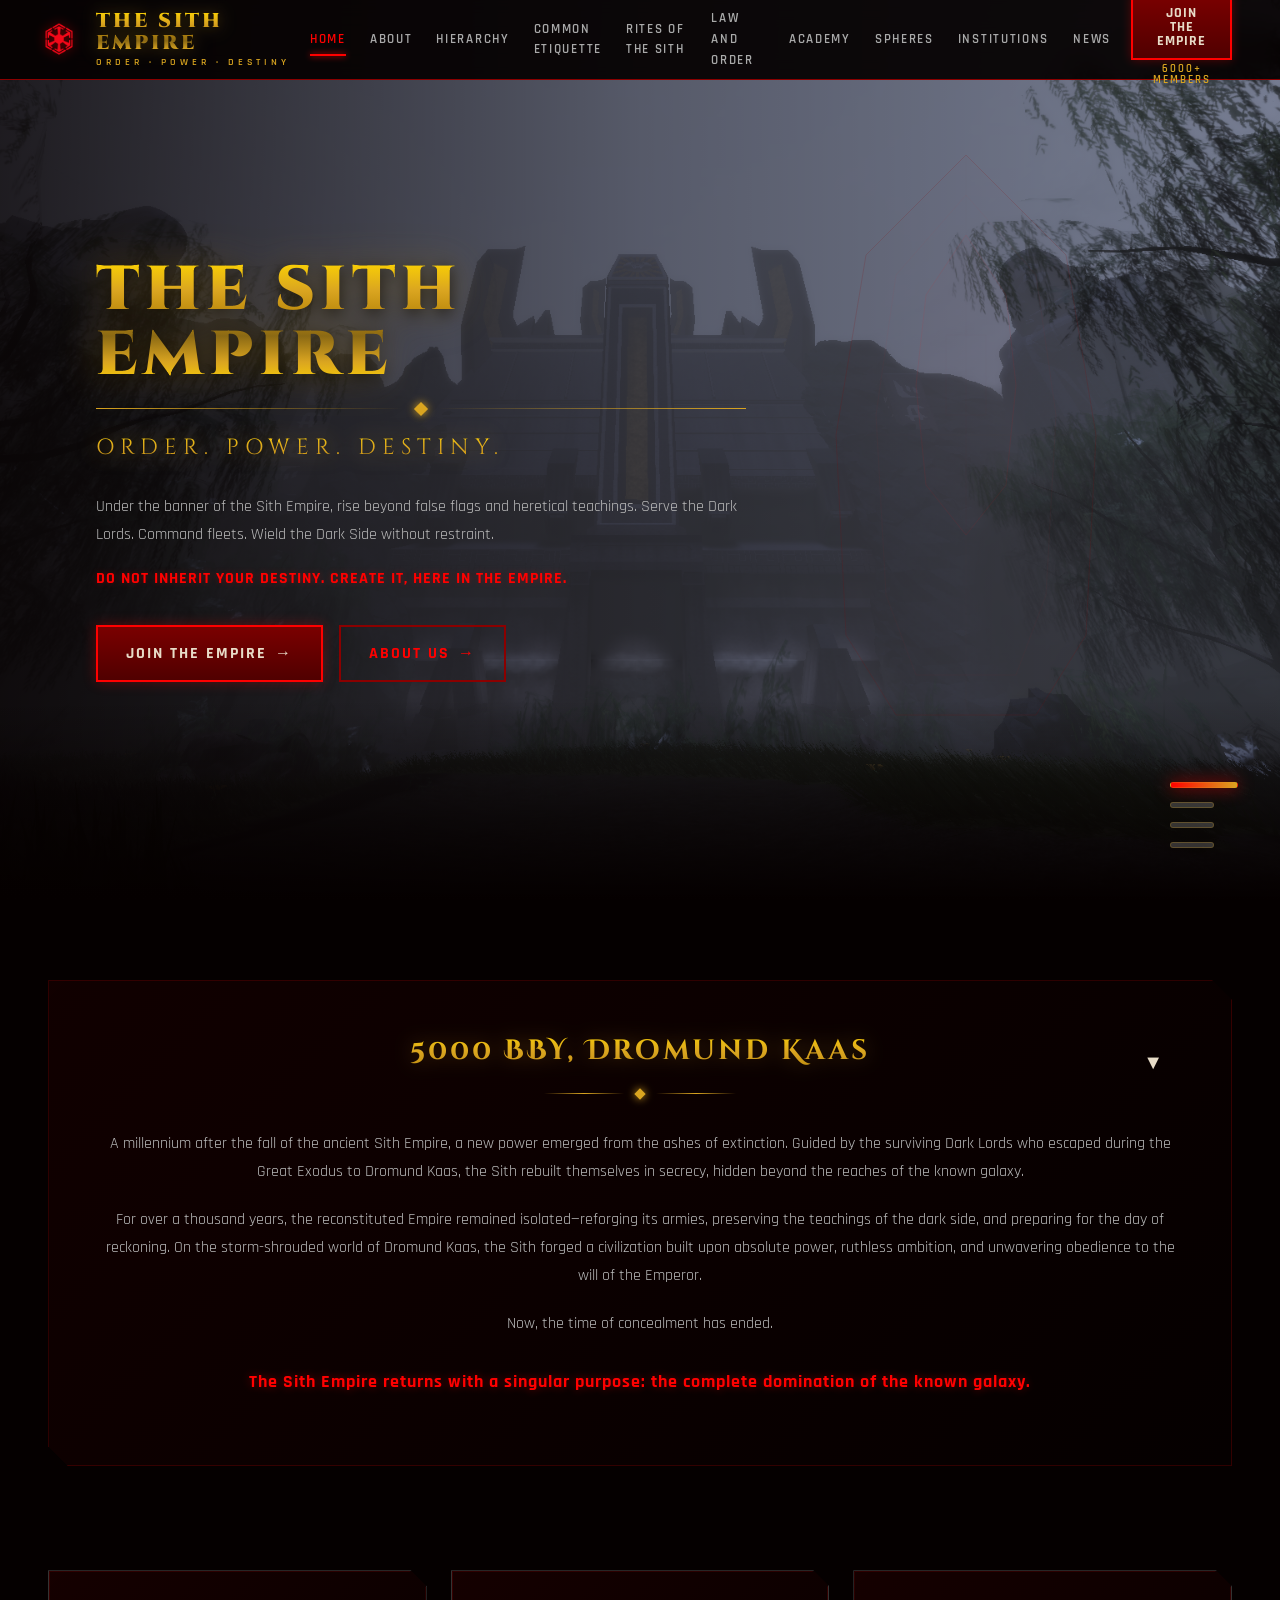
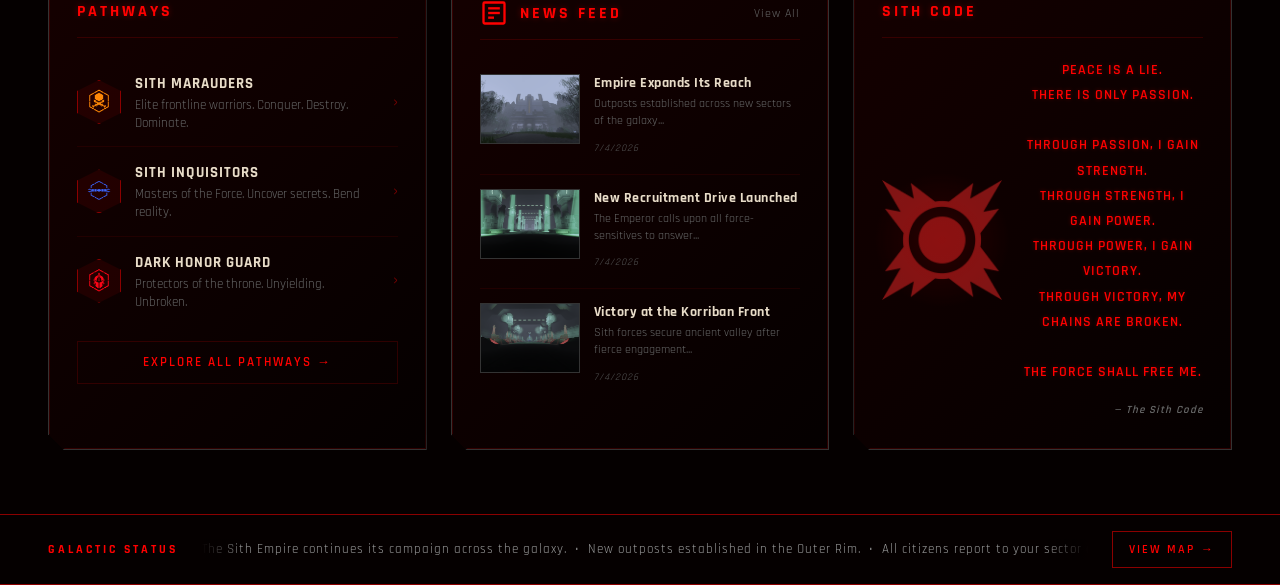
<file: index.html>
<!DOCTYPE html>
<html lang="en">
<head>
<meta charset="UTF-8">
<meta name="viewport" content="width=device-width, initial-scale=1.0">
<title>The Sith Empire</title>
<link href="https://fonts.googleapis.com/css2?family=Cinzel:wght@400;700;900&family=Cinzel+Decorative:wght@400;700;900&family=Rajdhani:wght@300;400;500;600;700&family=Orbitron:wght@400;500;700&display=swap" rel="stylesheet">
<style>
/* === RESET & BASE === */
*, *::before, *::after { margin: 0; padding: 0; box-sizing: border-box; }
:root {
  --bg-deep: #050000;
  --bg-secondary: #1A0000;
  --accent-red: #8B0000;
  --glow-red: #FF0000;
  --text-light: #E8DCC8;
  --text-dim: #666666;
  --btn-fill: #7A0000;
  --btn-hover: #A00000;
  --border-steel: #333333;
  --font-display: 'Cinzel Decorative', serif;
  --font-body: 'Rajdhani', sans-serif;
  --font-accent: 'Orbitron', sans-serif;
}
html { scroll-behavior: smooth; }
body {
  background: var(--bg-deep);
  color: var(--text-light);
  font-family: var(--font-body);
  font-size: 16px;
  line-height: 1.6;
  overflow-x: hidden;
}
a { text-decoration: none; color: inherit; }
ul { list-style: none; }

/* === HEADER === */
#site-header {
  position: fixed;
  top: 0; left: 0; right: 0;
  z-index: 1000;
  height: 80px;
  background: rgba(5,0,0,0.92);
  border-bottom: 1px solid var(--accent-red);
  backdrop-filter: blur(12px);
  display: flex;
  align-items: center;
  padding: 0 48px 0 34px;
}
.header-inner {
  width: 100%;
  margin: 0;
  display: grid;
  grid-template-columns: 1fr auto 1fr;
  align-items: center;
  gap: 20px;
}
.logo-area {
  display: flex;
  align-items: center;
  gap: 12px;
  justify-self: start;
}
.logo-icon {
  width: 50px; height: 50px;
  position: relative;
}
.logo-icon img { width: 100%; height: 100%; object-fit: contain; filter: drop-shadow(0 0 6px rgba(255,0,0,0.5)); }
.logo-text h1 {
  font-family: 'Cinzel', serif;
  font-size: 20px;
  font-weight: 900;
  background: linear-gradient(180deg, #FFD700 0%, #DAA520 30%, #B8860B 50%, #8B6914 70%, #DAA520 90%, #FFD700 100%);
  -webkit-background-clip: text;
  -webkit-text-fill-color: transparent;
  background-clip: text;
  text-shadow: none;
  filter: drop-shadow(0 0 8px rgba(218,165,32,0.4)) drop-shadow(0 2px 4px rgba(0,0,0,0.8));
  letter-spacing: 3px;
  line-height: 1.1;
}
.logo-text span {
  font-family: var(--font-body);
  font-size: 10px;
  font-weight: 600;
  color: #DAA520;
  letter-spacing: 4px;
  text-transform: uppercase;
}
.nav-links {
  display: flex;
  gap: 32px;
  align-items: center;
  justify-self: center;
}
.nav-links a {
  font-family: var(--font-body);
  font-size: 14px;
  font-weight: 600;
  text-transform: uppercase;
  letter-spacing: 2px;
  color: #aaa;
  position: relative;
  padding: 4px 0;
  transition: color 0.3s ease;
}
.nav-links a::after {
  content: '';
  position: absolute;
  bottom: -2px; left: 50%; right: 50%;
  height: 2px;
  background: var(--glow-red);
  box-shadow: 0 0 6px var(--glow-red);
  transition: left 0.3s ease, right 0.3s ease;
}
.nav-links a:hover,
.nav-links a.active {
  color: var(--glow-red);
}
.nav-links a:hover::after,
.nav-links a.active::after {
  left: 0; right: 0;
}
.nav-links a.active::before {
  content: '';
  position: absolute;
  bottom: -10px;
  left: 50%;
  transform: translateX(-50%);
  width: 0; height: 0;
  border-left: 5px solid transparent;
  border-right: 5px solid transparent;
  border-bottom: 5px solid var(--glow-red);
}
.header-cta {
  display: flex;
  flex-direction: column;
  align-items: center;
  gap: 6px;
  justify-self: end;
  text-align: center;
}
.header-cta a {
  font-family: var(--font-body);
  font-weight: 700;
  font-size: 14px;
  text-transform: uppercase;
  letter-spacing: 1px;
  color: var(--text-light);
  background: linear-gradient(to bottom, #7A0000, #500000);
  border: 2px solid var(--glow-red);
  padding: 10px 24px;
  box-shadow: 0 0 10px rgba(255,0,0,0.3), inset 0 0 10px rgba(255,0,0,0.1);
  transition: all 0.3s ease;
}
.header-cta a:hover {
  background: linear-gradient(to bottom, #A00000, #700000);
  transform: scale(1.05);
  box-shadow: 0 0 20px rgba(255,0,0,0.5), inset 0 0 15px rgba(255,0,0,0.2);
}
.header-cta small {
  display: block;
  font-size: 11px;
  font-weight: 600;
  color: #DAA520;
  letter-spacing: 2px;
  text-transform: uppercase;
  text-align: center;
}

/* === HERO === */
#hero {
  position: relative;
  min-height: 100vh;
  display: flex;
  align-items: center;
  padding: 120px 48px 80px;
  overflow: hidden;
}
.hero-bg {
  position: absolute;
  inset: 0;
  background:
    radial-gradient(ellipse at 70% 30%, rgba(139,0,0,0.25) 0%, transparent 60%),
    radial-gradient(ellipse at 30% 80%, rgba(80,0,0,0.2) 0%, transparent 50%),
    linear-gradient(180deg, #050000 0%, #1A0000 40%, #0D0000 100%);
  z-index: 0;
}
.hero-bg::before {
  content: '';
  position: absolute;
  inset: 0;
  background: url('data:image/svg+xml,<svg xmlns="http://www.w3.org/2000/svg" viewBox="0 0 1000 600"><defs><radialGradient id="g1" cx="65%" cy="25%"><stop offset="0%" stop-color="%23ff2200" stop-opacity="0.08"/><stop offset="100%" stop-color="transparent"/></radialGradient></defs><rect fill="url(%23g1)" width="1000" height="600"/></svg>') center/cover;
  opacity: 0.6;
}
.hero-bg::after {
  content: '';
  position: absolute;
  bottom: 0; left: 0; right: 0;
  height: 200px;
  background: linear-gradient(to top, var(--bg-deep), transparent);
  z-index: 1;
}
.hero-slides {
  position: absolute;
  inset: 0;
  z-index: 0;
}
.hero-slide {
  position: absolute;
  inset: 0;
  opacity: 0;
  transition: opacity 1.5s ease-in-out;
  background-size: cover;
  background-position: center;
}
.hero-slide.active {
  opacity: 1;
}
.hero-slide::after {
  content: '';
  position: absolute;
  inset: 0;
  background: linear-gradient(90deg, rgba(5,0,0,0.85) 0%, rgba(5,0,0,0.5) 50%, rgba(5,0,0,0.3) 100%);
}
.hero-slide::before {
  content: '';
  position: absolute;
  bottom: 0; left: 0; right: 0;
  height: 200px;
  background: linear-gradient(to top, var(--bg-deep), transparent);
  z-index: 1;
}
.hero-citadel {
  position: absolute;
  right: 5%;
  top: 15%;
  width: 500px;
  height: 600px;
  opacity: 0.15;
  z-index: 0;
}
.hero-content {
  position: relative;
  z-index: 2;
  max-width: 650px;
  margin-left: 48px;
}
.hero-title {
  font-family: 'Cinzel', serif;
  font-size: clamp(44px, 5.5vw, 62px);
  font-weight: 900;
  background: linear-gradient(180deg, #FFD700 0%, #DAA520 25%, #B8860B 45%, #8B6914 60%, #DAA520 80%, #FFD700 100%);
  -webkit-background-clip: text;
  -webkit-text-fill-color: transparent;
  background-clip: text;
  filter: drop-shadow(0 0 20px rgba(218,165,32,0.4)) drop-shadow(0 4px 8px rgba(0,0,0,0.8));
  letter-spacing: 6px;
  line-height: 1.05;
  margin-bottom: 16px;
}
.hero-divider {
  display: flex;
  align-items: center;
  gap: 12px;
  margin-bottom: 16px;
}
.hero-divider .line {
  flex: 1;
  height: 1px;
  background: linear-gradient(to right, #DAA520, transparent);
}
.hero-divider .line:last-child {
  background: linear-gradient(to left, #DAA520, transparent);
}
.hero-divider .diamond {
  width: 10px; height: 10px;
  background: #DAA520;
  transform: rotate(45deg);
  box-shadow: 0 0 8px #DAA520;
}
.hero-tagline {
  font-family: 'Cinzel', serif;
  font-size: 22px;
  background: linear-gradient(180deg, #FFD700 0%, #DAA520 50%, #B8860B 100%);
  -webkit-background-clip: text;
  -webkit-text-fill-color: transparent;
  background-clip: text;
  filter: drop-shadow(0 0 10px rgba(218,165,32,0.5));
  letter-spacing: 6px;
  margin-bottom: 28px;
}
.hero-body p {
  font-size: 16px;
  color: #bbb;
  line-height: 1.75;
  margin-bottom: 16px;
}
.hero-body .caps {
  color: var(--glow-red);
  font-weight: 700;
  font-size: 16px;
  text-transform: uppercase;
  letter-spacing: 1px;
  text-shadow: 0 0 6px rgba(255,0,0,0.3);
}
.hero-buttons {
  display: flex;
  gap: 16px;
  margin-top: 32px;
}
.btn-primary, .btn-secondary {
  font-family: var(--font-body);
  font-weight: 700;
  font-size: 16px;
  text-transform: uppercase;
  letter-spacing: 2px;
  padding: 14px 28px;
  border: none;
  cursor: pointer;
  transition: all 0.3s ease;
  display: inline-flex;
  align-items: center;
  gap: 8px;
}
.btn-primary {
  background: linear-gradient(to bottom, #7A0000, #500000);
  color: var(--text-light);
  border: 2px solid var(--glow-red);
  box-shadow: 0 0 12px rgba(255,0,0,0.3);
}
.btn-primary:hover {
  background: linear-gradient(to bottom, #A00000, #700000);
  transform: scale(1.05);
  box-shadow: 0 0 24px rgba(255,0,0,0.5);
}
.btn-secondary {
  background: transparent;
  color: var(--glow-red);
  border: 2px solid var(--accent-red);
}
.btn-secondary:hover {
  background: rgba(139,0,0,0.2);
  border-color: var(--glow-red);
  box-shadow: 0 0 16px rgba(255,0,0,0.3);
}

.carousel-dots {
  position: absolute;
  z-index: 4;
  right: 42px;
  bottom: 52px;
  left: auto;
  transform: none;
  display: grid;
  gap: 14px;
}
.carousel-dots .dot {
  width: 44px;
  height: 6px;
  border-radius: 999px;
  background: rgba(255,255,255,.18);
  border: 1px solid rgba(218,165,32,.25);
  cursor: pointer;
  transition: all .3s ease;
}
.carousel-dots .dot.active,
.carousel-dots .dot:hover {
  width: 68px;
  background: linear-gradient(90deg, var(--glow-red, #FF0000), #DAA520);
  box-shadow: 0 0 16px rgba(255,0,0,.68);
}
@media (max-width: 720px) {
  .carousel-dots { right: 22px; bottom: 24px; grid-auto-flow: column; }
}

/* === LORE SECTION === */
#lore-section {
  max-width: 1440px;
  margin: 0 auto;
  padding: 80px 48px 40px;
}
.lore-container {
  background: linear-gradient(135deg, rgba(26,0,0,0.6), rgba(5,0,0,0.8));
  border: 1px solid rgba(139,0,0,0.3);
  padding: 48px;
  position: relative;
  clip-path: polygon(0 0, calc(100% - 20px) 0, 100% 20px, 100% 100%, 20px 100%, 0 calc(100% - 20px));
}
.lore-header {
  text-align: center;
  margin-bottom: 32px;
  cursor: pointer;
  user-select: none;
  position: relative;
}
.lore-header:hover h2 {
  filter: drop-shadow(0 0 15px rgba(218,165,32,0.5));
}
.lore-toggle {
  position: absolute;
  right: 20px;
  top: 50%;
  transform: translateY(-50%);
  font-size: 20px;
  color: var(--gold);
  transition: transform 0.3s ease;
}
.lore-header.collapsed .lore-toggle {
  transform: translateY(-50%) rotate(-90deg);
}
.lore-content {
  max-height: 1000px;
  overflow: hidden;
  transition: max-height 0.5s ease, opacity 0.3s ease;
  opacity: 1;
}
.lore-content.collapsed {
  max-height: 0;
  opacity: 0;
}
.lore-header h2 {
  font-family: var(--font-display);
  font-size: 28px;
  font-weight: 700;
  background: linear-gradient(180deg, #FFD700 0%, #DAA520 50%, #B8860B 100%);
  -webkit-background-clip: text;
  -webkit-text-fill-color: transparent;
  background-clip: text;
  filter: drop-shadow(0 0 10px rgba(218,165,32,0.3));
  letter-spacing: 3px;
  margin-bottom: 16px;
}
.lore-divider {
  display: flex;
  align-items: center;
  gap: 12px;
  justify-content: center;
}
.divider-line {
  width: 80px;
  height: 1px;
  background: linear-gradient(to right, transparent, #DAA520, transparent);
}
.divider-diamond {
  width: 8px;
  height: 8px;
  background: #DAA520;
  transform: rotate(45deg);
  box-shadow: 0 0 8px #DAA520;
}
.lore-content p {
  font-size: 16px;
  line-height: 1.75;
  color: #bbb;
  margin-bottom: 20px;
  text-align: center;
}
.lore-emphasis {
  font-weight: 700;
  color: var(--glow-red) !important;
  text-shadow: 0 0 10px rgba(255,0,0,0.4);
  font-size: 18px !important;
  letter-spacing: 1px;
  margin-top: 28px !important;
}

/* === CONTENT GRID === */
#content-grid {
  max-width: 1440px;
  margin: 0 auto;
  padding: 64px 48px;
  display: grid;
  grid-template-columns: 1fr 1fr 1fr;
  gap: 24px;
}
.grid-card {
  background: linear-gradient(135deg, rgba(26,0,0,0.8), rgba(5,0,0,0.9));
  border: 1px solid var(--border-steel);
  padding: 28px;
  position: relative;
  clip-path: polygon(0 0, calc(100% - 16px) 0, 100% 16px, 100% 100%, 16px 100%, 0 calc(100% - 16px));
}
.grid-card::before {
  content: '';
  position: absolute;
  inset: 0;
  border: 1px solid rgba(139,0,0,0.3);
  pointer-events: none;
  clip-path: polygon(0 0, calc(100% - 16px) 0, 100% 16px, 100% 100%, 16px 100%, 0 calc(100% - 16px));
}
.card-header {
  display: flex;
  align-items: center;
  gap: 12px;
  margin-bottom: 20px;
  padding-bottom: 12px;
  border-bottom: 1px solid rgba(139,0,0,0.3);
}
.card-header-icon {
  width: 28px; height: 28px;
  color: var(--glow-red);
}
.card-header h3 {
  font-family: var(--font-body);
  font-size: 16px;
  font-weight: 700;
  text-transform: uppercase;
  letter-spacing: 3px;
  color: var(--glow-red);
  text-shadow: 0 0 6px rgba(255,0,0,0.3);
}
.card-header .view-all {
  margin-left: auto;
  font-size: 12px;
  color: var(--text-dim);
  letter-spacing: 1px;
  transition: color 0.3s;
}
.card-header .view-all:hover { color: var(--glow-red); }

/* Pathways */
.pathway-item {
  display: flex;
  align-items: center;
  gap: 14px;
  padding: 14px 0;
  border-bottom: 1px solid rgba(139,0,0,0.15);
  cursor: pointer;
  transition: all 0.3s ease;
}
.pathway-item:hover {
  padding-left: 8px;
  background: rgba(139,0,0,0.05);
}
.pathway-item:last-of-type { border-bottom: none; }
.pathway-icon {
  width: 44px; height: 44px;
  background: rgba(139,0,0,0.15);
  border: 1px solid var(--accent-red);
  display: flex;
  align-items: center;
  justify-content: center;
  flex-shrink: 0;
  clip-path: polygon(50% 0%, 100% 25%, 100% 75%, 50% 100%, 0% 75%, 0% 25%);
  overflow: hidden;
}
.pathway-icon img { width: 36px; height: 36px; object-fit: contain; }
.pathway-icon svg { width: 22px; height: 22px; color: var(--glow-red); }
.pathway-info { flex: 1; }
.pathway-info h4 {
  font-size: 15px;
  font-weight: 700;
  color: var(--text-light);
  letter-spacing: 1px;
  text-transform: uppercase;
}
.pathway-info p {
  font-size: 13px;
  color: var(--text-dim);
  line-height: 1.4;
}
.pathway-arrow {
  color: var(--accent-red);
  font-size: 18px;
  transition: color 0.3s;
}
.pathway-item:hover .pathway-arrow { color: var(--glow-red); }
.explore-link {
  display: block;
  text-align: center;
  margin-top: 16px;
  font-size: 13px;
  font-weight: 600;
  color: var(--glow-red);
  letter-spacing: 2px;
  text-transform: uppercase;
  padding: 10px;
  border: 1px solid rgba(139,0,0,0.3);
  transition: all 0.3s;
}
.explore-link:hover {
  background: rgba(139,0,0,0.15);
  border-color: var(--glow-red);
  box-shadow: 0 0 10px rgba(255,0,0,0.2);
}

/* News Feed */
.news-item {
  display: flex;
  gap: 14px;
  padding: 14px 0;
  border-bottom: 1px solid rgba(139,0,0,0.15);
  cursor: pointer;
  transition: all 0.3s ease;
  color: inherit;
  text-decoration: none;
}
.news-item:hover { padding-left: 4px; }
.news-item:last-of-type { border-bottom: none; }
.news-thumb {
  width: 100px; height: 70px;
  flex-shrink: 0;
  overflow: hidden;
  border: 1px solid var(--border-steel);
}
.news-thumb-inner {
  width: 100%; height: 100%;
  background: linear-gradient(135deg, var(--accent-red), var(--bg-secondary));
  transition: transform 0.3s ease;
  display: flex;
  align-items: center;
  justify-content: center;
}
.news-item:hover .news-thumb-inner { transform: scale(1.08); }
.news-thumb-inner svg { width: 30px; height: 30px; color: rgba(255,255,255,0.15); }
.news-info { flex: 1; }
.news-info h4 {
  font-size: 14px;
  font-weight: 700;
  color: var(--text-light);
  letter-spacing: 0.5px;
  margin-bottom: 4px;
  line-height: 1.3;
}
.news-info p {
  font-size: 12px;
  color: var(--text-dim);
  line-height: 1.4;
  margin-bottom: 4px;
}
.news-info time {
  font-size: 10px;
  color: #555;
  font-style: italic;
  letter-spacing: 1px;
}

/* Sith Code */
.sith-code-content {
  display: flex;
  gap: 20px;
  align-items: center;
}
.sith-code-emblem {
  flex-shrink: 0;
  width: 120px; height: 120px;
  opacity: 0.8;
  position: relative;
}
.sith-code-emblem svg { width: 100%; height: 100%; }
.sith-code-emblem .holocron-glow {
  position: absolute;
  inset: -10px;
  background: radial-gradient(circle, rgba(255,0,0,0.15) 0%, transparent 70%);
  animation: holocronPulse 3s ease-in-out infinite;
}
@keyframes holocronPulse {
  0%, 100% { opacity: 0.5; transform: scale(1); }
  50% { opacity: 1; transform: scale(1.1); }
}
.sith-code-text {
  flex: 1;
  text-align: center;
}
.sith-code-text p {
  font-family: var(--font-body);
  font-size: 14px;
  font-weight: 600;
  color: var(--glow-red);
  line-height: 1.8;
  letter-spacing: 1px;
  text-shadow: 0 0 4px rgba(255,0,0,0.3);
  text-transform: uppercase;
}
.sith-code-text .attribution {
  margin-top: 16px;
  font-size: 11px;
  color: var(--text-dim);
  font-style: italic;
  text-transform: none;
  text-shadow: none;
  text-align: right;
}

/* === FOOTER === */
#site-footer {
  border-top: 1px solid var(--accent-red);
  border-bottom: 1px solid var(--accent-red);
  background: var(--bg-deep);
  padding: 16px 48px;
  display: flex;
  align-items: center;
  justify-content: space-between;
  max-width: 100%;
}
.footer-label {
  font-family: var(--font-body);
  font-size: 12px;
  font-weight: 700;
  text-transform: uppercase;
  letter-spacing: 3px;
  color: var(--glow-red);
  flex-shrink: 0;
}
.footer-ticker {
  flex: 1;
  overflow: hidden;
  margin: 0 24px;
  position: relative;
}
.footer-ticker::before,
.footer-ticker::after {
  content: '';
  position: absolute;
  top: 0; bottom: 0;
  width: 40px;
  z-index: 1;
}
.footer-ticker::before {
  left: 0;
  background: linear-gradient(to right, var(--bg-deep), transparent);
}
.footer-ticker::after {
  right: 0;
  background: linear-gradient(to left, var(--bg-deep), transparent);
}
.ticker-track {
  display: flex;
  white-space: nowrap;
  animation: ticker-scroll 30s linear infinite;
}
.ticker-track span {
  font-size: 13px;
  color: #999;
  letter-spacing: 1px;
  padding-right: 80px;
}
.footer-map-btn {
  flex-shrink: 0;
  font-family: var(--font-body);
  font-size: 12px;
  font-weight: 600;
  text-transform: uppercase;
  letter-spacing: 2px;
  color: var(--glow-red);
  border: 1px solid var(--accent-red);
  padding: 8px 16px;
  background: transparent;
  cursor: pointer;
  transition: all 0.3s;
  display: flex;
  align-items: center;
  gap: 6px;
}
.footer-map-btn:hover {
  background: rgba(139,0,0,0.2);
  border-color: var(--glow-red);
  box-shadow: 0 0 10px rgba(255,0,0,0.2);
}

/* === ANIMATIONS === */
@keyframes ticker-scroll {
  0% { transform: translateX(0); }
  100% { transform: translateX(-50%); }
}
@keyframes fadeInUp {
  from { opacity: 0; transform: translateY(30px); }
  to { opacity: 1; transform: translateY(0); }
}
@keyframes glowPulse {
  0%, 100% { box-shadow: 0 0 10px rgba(255,0,0,0.3); }
  50% { box-shadow: 0 0 20px rgba(255,0,0,0.6); }
}
@keyframes floatIn {
  from { opacity: 0; transform: translateX(-40px); }
  to { opacity: 1; transform: translateX(0); }
}
.hero-content { animation: floatIn 1s ease-out 0.3s both; }
#lore-section { animation: fadeInUp 0.6s ease-out 0.4s both; }
.grid-card:nth-child(1) { animation: fadeInUp 0.6s ease-out 0.5s both; }
.grid-card:nth-child(2) { animation: fadeInUp 0.6s ease-out 0.7s both; }
.grid-card:nth-child(3) { animation: fadeInUp 0.6s ease-out 0.9s both; }

/* Particles overlay */
.particles {
  position: fixed;
  inset: 0;
  pointer-events: none;
  z-index: 0;
  overflow: hidden;
}
.particle {
  position: absolute;
  width: 2px; height: 2px;
  background: var(--glow-red);
  border-radius: 50%;
  opacity: 0;
  animation: particleDrift 8s linear infinite;
}
@keyframes particleDrift {
  0% { opacity: 0; transform: translateY(100vh) scale(0); }
  10% { opacity: 0.6; }
  90% { opacity: 0.2; }
  100% { opacity: 0; transform: translateY(-10vh) scale(1); }
}

/* Responsive */
@media (max-width: 1024px) {
  #content-grid { grid-template-columns: 1fr; }
  .hero-title { font-size: 42px; }
  .nav-links { display: none; }
  .hero-content { margin-left: 0; }
  .hero-citadel { display: none; }
}
@media (max-width: 768px) {
  #site-header { padding: 0 20px; }
  #hero { padding: 100px 20px 60px; }
  #lore-section { padding: 40px 20px 20px; }
  .lore-container { padding: 28px 20px; }
  .lore-header h2 { font-size: 24px; }
  .lore-content p { font-size: 14px; }
  .lore-emphasis { font-size: 15px !important; }
  #content-grid { padding: 40px 20px; }
  .hero-title { font-size: 32px; }
  .hero-buttons { flex-direction: column; }
  .sith-code-content { flex-direction: column; }
  #site-footer { flex-direction: column; gap: 12px; text-align: center; }
  .footer-ticker { margin: 0; }
}



/* === UNIVERSAL IMPERIAL NAVIGATION === */
#site-header {
  position: fixed !important;
  top: 0 !important;
  left: 0 !important;
  right: 0 !important;
  z-index: 1000 !important;
  height: 80px !important;
  min-height: 80px !important;
  background: rgba(5,0,0,0.92) !important;
  border: 0 !important;
  border-bottom: 1px solid var(--accent-red, #8B0000) !important;
  border-radius: 0 !important;
  box-shadow: none !important;
  backdrop-filter: blur(12px) !important;
  display: flex !important;
  align-items: center !important;
  padding: 0 48px 0 34px !important;
}
#site-header::before { content: none !important; display: none !important; }
.header-inner {
  width: 100% !important;
  margin: 0 !important;
  display: grid !important;
  grid-template-columns: 1fr auto 1fr !important;
  align-items: center !important;
  gap: 20px !important;
}
.logo-area {
  display: flex !important;
  align-items: center !important;
  gap: 12px !important;
  justify-self: start !important;
  color: inherit !important;
  text-decoration: none !important;
}
.logo-icon {
  width: 50px !important;
  height: 50px !important;
  position: relative !important;
  flex: 0 0 auto !important;
}
.logo-icon::before { content: none !important; display: none !important; animation: none !important; }
.logo-icon img {
  width: 100% !important;
  height: 100% !important;
  object-fit: contain !important;
  filter: drop-shadow(0 0 6px rgba(255,0,0,0.5)) !important;
}
.logo-text h1 {
  font-family: 'Cinzel', serif !important;
  font-size: 20px !important;
  font-weight: 900 !important;
  background: linear-gradient(180deg, #FFD700 0%, #DAA520 30%, #B8860B 50%, #8B6914 70%, #DAA520 90%, #FFD700 100%) !important;
  -webkit-background-clip: text !important;
  background-clip: text !important;
  -webkit-text-fill-color: transparent !important;
  text-shadow: none !important;
  filter: drop-shadow(0 0 8px rgba(218,165,32,0.4)) drop-shadow(0 2px 4px rgba(0,0,0,0.8)) !important;
  letter-spacing: 3px !important;
  line-height: 1.1 !important;
  margin: 0 !important;
}
.logo-text span {
  display: block !important;
  margin-top: 0 !important;
  font-family: 'Rajdhani', sans-serif !important;
  font-size: 10px !important;
  font-weight: 600 !important;
  color: #DAA520 !important;
  letter-spacing: 4px !important;
  text-transform: uppercase !important;
  white-space: nowrap !important;
}
.nav-links {
  display: flex !important;
  gap: 32px !important;
  align-items: center !important;
  justify-content: center !important;
  justify-self: center !important;
  flex-wrap: nowrap !important;
}
.nav-links a {
  font-family: 'Rajdhani', sans-serif !important;
  font-size: 14px !important;
  font-weight: 600 !important;
  text-transform: uppercase !important;
  letter-spacing: 2px !important;
  color: #aaa !important;
  position: relative !important;
  padding: 4px 0 !important;
  text-decoration: none !important;
  transition: color 0.3s ease, text-shadow 0.3s ease !important;
  transform: none !important;
}
.nav-links a::before { content: none !important; display: none !important; }
.nav-links a::after {
  content: '' !important;
  position: absolute !important;
  bottom: -2px !important;
  left: 50% !important;
  right: 50% !important;
  width: auto !important;
  height: 2px !important;
  background: var(--glow-red, #FF0000) !important;
  box-shadow: 0 0 6px var(--glow-red, #FF0000) !important;
  transition: left 0.3s ease, right 0.3s ease !important;
  transform: none !important;
}
.nav-links a:hover,
.nav-links a.active {
  color: var(--glow-red, #FF0000) !important;
  text-shadow: none !important;
  transform: none !important;
}
.nav-links a:hover::after,
.nav-links a.active::after { left: 0 !important; right: 0 !important; }
.header-cta {
  display: flex !important;
  flex-direction: column !important;
  align-items: center !important;
  justify-content: center !important;
  gap: 2px !important;
  justify-self: end !important;
  text-align: center !important;
}
.header-cta a {
  font-family: 'Rajdhani', sans-serif !important;
  font-weight: 700 !important;
  font-size: 14px !important;
  line-height: 1 !important;
  text-transform: uppercase !important;
  letter-spacing: 1px !important;
  color: var(--text-light, #E8DCC8) !important;
  background: linear-gradient(to bottom, #7A0000, #500000) !important;
  border: 2px solid var(--glow-red, #FF0000) !important;
  border-radius: 0 !important;
  padding: 10px 24px !important;
  box-shadow: 0 0 10px rgba(255,0,0,0.3) !important;
  transition: all 0.3s ease !important;
  text-decoration: none !important;
  isolation: auto !important;
  overflow: visible !important;
}
.header-cta a::after { content: none !important; display: none !important; }
.header-cta a:hover {
  background: linear-gradient(to bottom, #A00000, #700000) !important;
  transform: scale(1.05) !important;
  box-shadow: 0 0 20px rgba(255,0,0,0.5) !important;
}
.header-cta small {
  display: block !important;
  font-family: 'Rajdhani', sans-serif !important;
  font-size: 8px !important;
  line-height: 1 !important;
  font-weight: 600 !important;
  color: #DAA520 !important;
  letter-spacing: 1.25px !important;
  text-transform: uppercase !important;
  text-align: center !important;
}
@media (max-width: 1180px) {
  #site-header { height: auto !important; min-height: 80px !important; padding: 12px 22px !important; }
  .header-inner { grid-template-columns: 1fr !important; justify-items: center !important; gap: 12px !important; }
  .logo-area, .header-cta { justify-self: center !important; }
  .nav-links { flex-wrap: wrap !important; gap: 10px 20px !important; }
}
@media (max-width: 720px) {
  #site-header { position: absolute !important; padding: 14px !important; }
  .nav-links { gap: 9px 14px !important; }
  .nav-links a { font-size: 11px !important; }
  .header-cta a { padding: 9px 14px !important; font-size: 12px !important; }
}

</style>
<link rel="stylesheet" href="mobile.css">
</head>
<body>

<!-- HEADER -->
<header id="site-header">
  <div class="header-inner">
    <a href="index.html" class="logo-area">
      <div class="logo-icon"><img src="ts-empire-symbol.png" alt="Sith Empire Symbol"></div>
      <div class="logo-text">
        <h1>THE SITH EMPIRE</h1>
        <span>Order &middot; Power &middot; Destiny</span>
      </div>
    </a>
    <nav class="nav-links">
      <a href="index.html" class="active">Home</a>
      <a href="about.html">About</a>
      <a href="hierarchy.html">Hierarchy</a>
      <a href="common-etiquette.html">Common Etiquette</a>
      <a href="rites-of-the-sith.html">Rites of the Sith</a>
      <a href="law-and-order.html">Law and Order</a>
      <a href="academy.html">Academy</a>
      <a href="spheres.html">Spheres</a>
      <a href="institutions.html">Institutions</a>
      <a href="news.html">News</a>
    </nav>
    <div class="header-cta">
      <a href="https://discord.com/invite/bRE6W3CkBe">Join the Empire</a>
      <small>6000+ Members</small>
    </div>
  </div>
</header>

<!-- HERO -->
<section id="hero">
  <div class="hero-bg"></div>
  <div class="hero-slides">
    <div class="hero-slide active" style="background-image: url('slide-1.png');"></div>
    <div class="hero-slide" style="background-image: url('slide-2.png');"></div>
    <div class="hero-slide" style="background-image: url('slide-3.png');"></div>
    <div class="hero-slide" style="background-image: url('slide-4.png');"></div>
  </div>
  <div class="hero-citadel">
    <svg viewBox="0 0 500 600" fill="none" xmlns="http://www.w3.org/2000/svg">
      <polygon points="250,20 350,120 380,300 370,500 320,580 180,580 130,500 120,300 150,120" stroke="#8B0000" stroke-width="1" fill="rgba(139,0,0,0.05)"/>
      <polygon points="250,60 320,140 340,280 330,460 300,540 200,540 170,460 160,280 180,140" stroke="#FF0000" stroke-width="0.5" fill="none" opacity="0.4"/>
      <line x1="250" y1="20" x2="250" y2="580" stroke="#8B0000" stroke-width="0.5" opacity="0.3"/>
      <polygon points="250,100 290,160 300,250 290,350 250,400 210,350 200,250 210,160" stroke="#FF0000" stroke-width="0.5" fill="rgba(255,0,0,0.03)"/>
      <rect x="230" y="200" width="40" height="80" stroke="#8B0000" stroke-width="0.5" fill="none" opacity="0.3"/>
      <line x1="150" y1="300" x2="350" y2="300" stroke="#8B0000" stroke-width="0.5" opacity="0.2"/>
    </svg>
  </div>
  <div class="hero-content">
    <h2 class="hero-title">THE SITH EMPIRE</h2>
    <div class="hero-divider">
      <div class="line"></div>
      <div class="diamond"></div>
      <div class="line"></div>
    </div>
    <p class="hero-tagline">ORDER. POWER. DESTINY.</p>
    <div class="hero-body">
      <p>Under the banner of the Sith Empire, rise beyond false flags and heretical teachings. Serve the Dark Lords. Command fleets. Wield the Dark Side without restraint.</p>
      <p class="caps">Do not inherit your destiny. Create it, here in the Empire.</p>
    </div>
    <div class="hero-buttons">
      <a href="https://discord.com/invite/bRE6W3CkBe" class="btn-primary">Join the Empire <span>&rarr;</span></a>
      <a href="about.html" class="btn-secondary">About Us <span>&rarr;</span></a>
    </div>
  </div>
  <div class="carousel-dots">
    <div class="dot active"></div>
    <div class="dot"></div>
    <div class="dot"></div>
    <div class="dot"></div>
  </div>
</section>

<!-- LORE SECTION -->
<section id="lore-section">
  <div class="lore-container">
    <div class="lore-header" onclick="toggleLore()">
      <h2>5000 BBY, Dromund Kaas</h2>
      <div class="lore-divider">
        <span class="divider-line"></span>
        <span class="divider-diamond"></span>
        <span class="divider-line"></span>
      </div>
      <div class="lore-toggle">▼</div>
    </div>
    <div class="lore-content" id="lore-content">
      <p>A millennium after the fall of the ancient Sith Empire, a new power emerged from the ashes of extinction. Guided by the surviving Dark Lords who escaped during the Great Exodus to Dromund Kaas, the Sith rebuilt themselves in secrecy, hidden beyond the reaches of the known galaxy.</p>
      <p>For over a thousand years, the reconstituted Empire remained isolated—reforging its armies, preserving the teachings of the dark side, and preparing for the day of reckoning. On the storm-shrouded world of Dromund Kaas, the Sith forged a civilization built upon absolute power, ruthless ambition, and unwavering obedience to the will of the Emperor.</p>
      <p>Now, the time of concealment has ended.</p>
      <p class="lore-emphasis">The Sith Empire returns with a singular purpose: the complete domination of the known galaxy.</p>
    </div>
  </div>
</section>

<!-- CONTENT GRID -->
<section id="content-grid">
  <!-- PATHWAYS -->
  <div class="grid-card">
    <div class="card-header">
      <h3>Pathways</h3>
    </div>
    <div class="pathway-item">
      <a href="pathway-marauders.html" style="display:flex;align-items:center;gap:14px;width:100%;text-decoration:none;">
        <div class="pathway-icon">
          <img src="mar-symbol.png" alt="Sith Marauders">
        </div>
        <div class="pathway-info">
          <h4>Sith Marauders</h4>
          <p>Elite frontline warriors. Conquer. Destroy. Dominate.</p>
        </div>
        <span class="pathway-arrow">&rsaquo;</span>
      </a>
    </div>
    <div class="pathway-item">
      <a href="pathway-inquisitors.html" style="display:flex;align-items:center;gap:14px;width:100%;text-decoration:none;">
        <div class="pathway-icon">
          <img src="sith-inquisitors.png" alt="Sith Inquisitors">
        </div>
        <div class="pathway-info">
          <h4>Sith Inquisitors</h4>
          <p>Masters of the Force. Uncover secrets. Bend reality.</p>
        </div>
        <span class="pathway-arrow">&rsaquo;</span>
      </a>
    </div>
    <div class="pathway-item">
      <a href="pathway-honor-guard.html" style="display:flex;align-items:center;gap:14px;width:100%;text-decoration:none;">
        <div class="pathway-icon">
          <img src="dhg-symbol.png" alt="Dark Honor Guard">
        </div>
        <div class="pathway-info">
          <h4>Dark Honor Guard</h4>
          <p>Protectors of the throne. Unyielding. Unbroken.</p>
        </div>
        <span class="pathway-arrow">&rsaquo;</span>
      </a>
    </div>
    <a href="spheres.html" class="explore-link">Explore All Pathways &rarr;</a>
  </div>

  <!-- NEWS FEED -->
  <div class="grid-card">
    <div class="card-header">
      <svg class="card-header-icon" viewBox="0 0 24 24" fill="none" stroke="currentColor" stroke-width="2">
        <rect x="3" y="3" width="18" height="18" rx="1"/><line x1="7" y1="8" x2="17" y2="8"/><line x1="7" y1="12" x2="17" y2="12"/><line x1="7" y1="16" x2="12" y2="16"/>
      </svg>
      <h3>News Feed</h3>
      <a href="news.html" class="view-all">View All</a>
    </div>
    <a href="news.html" class="news-item">
      <div class="news-thumb">
        <div class="news-thumb-inner">
          <img src="slide-1.png" alt="" style="width:100%;height:100%;object-fit:cover;opacity:1;">
        </div>
      </div>
      <div class="news-info">
        <h4>Empire Expands Its Reach</h4>
        <p>Outposts established across new sectors of the galaxy...</p>
        <time>7/4/2026</time>
      </div>
    </a>
    <a href="news.html" class="news-item">
      <div class="news-thumb">
        <div class="news-thumb-inner">
          <img src="slide-2.png" alt="" style="width:100%;height:100%;object-fit:cover;opacity:1;">
        </div>
      </div>
      <div class="news-info">
        <h4>New Recruitment Drive Launched</h4>
        <p>The Emperor calls upon all force-sensitives to answer...</p>
        <time>7/4/2026</time>
      </div>
    </a>
    <a href="news.html" class="news-item">
      <div class="news-thumb">
        <div class="news-thumb-inner">
          <img src="slide-3.png" alt="" style="width:100%;height:100%;object-fit:cover;opacity:1;">
        </div>
      </div>
      <div class="news-info">
        <h4>Victory at the Korriban Front</h4>
        <p>Sith forces secure ancient valley after fierce engagement...</p>
        <time>7/4/2026</time>
      </div>
    </a>
  </div>

  <!-- SITH CODE -->
  <div class="grid-card">
    <div class="card-header">
      <h3>Sith Code</h3>
    </div>
    <div class="sith-code-content">
      <div class="sith-code-emblem">
        <div class="holocron-glow"></div>
        <img src="sith-holocron.png" alt="Sith Holocron" style="width:100%;height:100%;object-fit:contain;">
      </div>
      <div class="sith-code-text">
        <p>
          Peace is a lie.<br>
          There is Only Passion.<br><br>
          Through Passion, I Gain Strength.<br>
          Through Strength, I Gain Power.<br>
          Through Power, I Gain Victory.<br>
          Through Victory, My Chains Are Broken.<br><br>
          The Force Shall Free Me.
        </p>
        <p class="attribution">&mdash; The Sith Code</p>
      </div>
    </div>
  </div>
</section>

<!-- FOOTER -->
<footer id="site-footer">
  <div class="footer-label">Galactic Status</div>
  <div class="footer-ticker">
    <div class="ticker-track">
      <span>The Sith Empire continues its campaign across the galaxy. &nbsp;&bull;&nbsp; New outposts established in the Outer Rim. &nbsp;&bull;&nbsp; All citizens report to your sector commander. &nbsp;&bull;&nbsp; The Dark Side grows stronger. &nbsp;&bull;&nbsp;</span>
      <span>The Sith Empire continues its campaign across the galaxy. &nbsp;&bull;&nbsp; New outposts established in the Outer Rim. &nbsp;&bull;&nbsp; All citizens report to your sector commander. &nbsp;&bull;&nbsp; The Dark Side grows stronger. &nbsp;&bull;&nbsp;</span>
    </div>
  </div>
  <a href="map.html" class="footer-map-btn">View Map <span>&rarr;</span></a>
</footer>

<!-- PARTICLES -->
<div class="particles" id="particles"></div>

<script>
// Generate floating particles
const particlesContainer = document.getElementById('particles');
for (let i = 0; i < 30; i++) {
  const p = document.createElement('div');
  p.className = 'particle';
  p.style.left = Math.random() * 100 + '%';
  p.style.animationDelay = Math.random() * 8 + 's';
  p.style.animationDuration = (6 + Math.random() * 6) + 's';
  p.style.width = p.style.height = (1 + Math.random() * 2) + 'px';
  particlesContainer.appendChild(p);
}

// Carousel dot interaction with slides
const dots = document.querySelectorAll('.carousel-dots .dot');
const slides = document.querySelectorAll('.hero-slide');
let currentSlide = 0;

function goToSlide(index) {
  slides.forEach(s => s.classList.remove('active'));
  dots.forEach(d => d.classList.remove('active'));
  slides[index].classList.add('active');
  dots[index].classList.add('active');
  currentSlide = index;
}

dots.forEach((dot, i) => {
  dot.addEventListener('click', () => {
    goToSlide(i);
  });
});

// Auto-rotate carousel slides
setInterval(() => {
  const next = (currentSlide + 1) % slides.length;
  goToSlide(next);
}, 8000);

// Smooth header shadow on scroll
window.addEventListener('scroll', () => {
  const header = document.getElementById('site-header');
  if (window.scrollY > 50) {
    header.style.boxShadow = '0 4px 30px rgba(255,0,0,0.15)';
  } else {
    header.style.boxShadow = 'none';
  }
});

// Toggle lore section
function toggleLore() {
  const content = document.getElementById('lore-content');
  const header = document.querySelector('.lore-header');
  content.classList.toggle('collapsed');
  header.classList.toggle('collapsed');
}
</script>

<script src="mobile.js" defer></script>
</body>
</html>
</file>
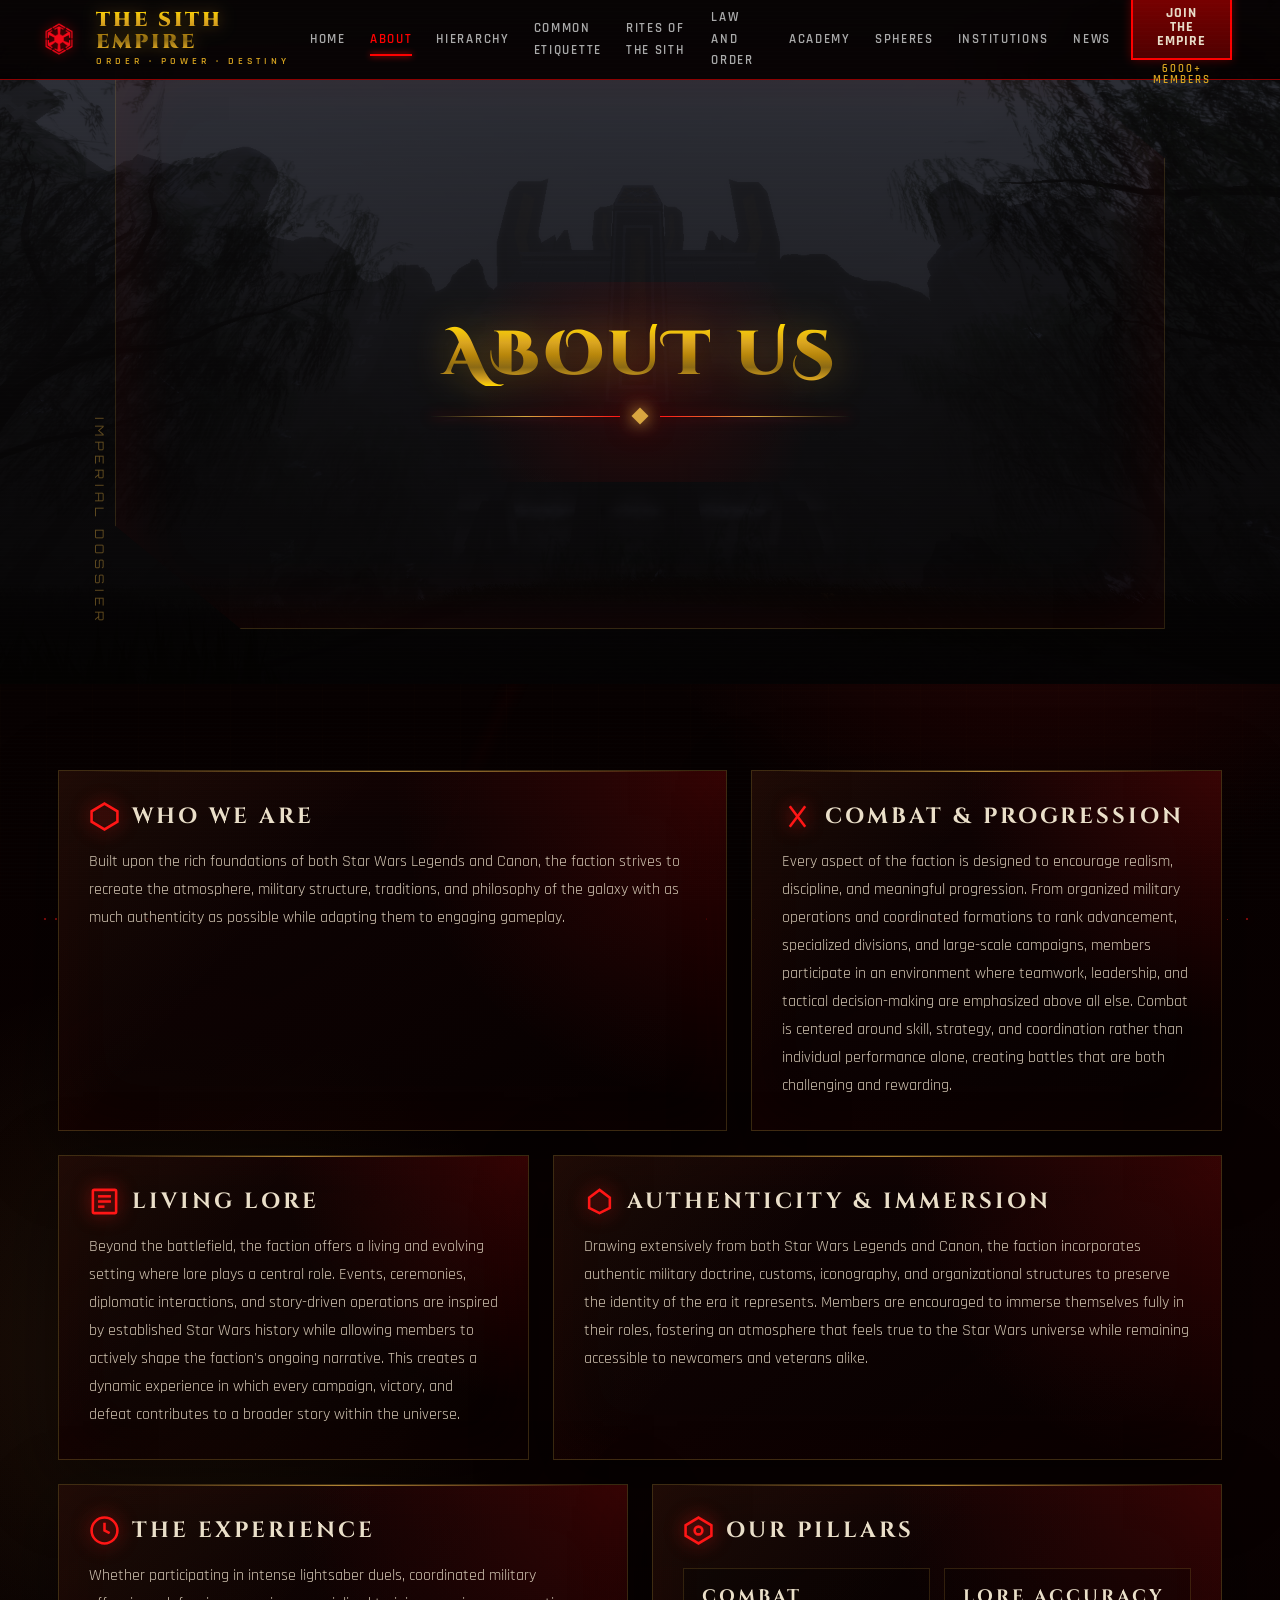
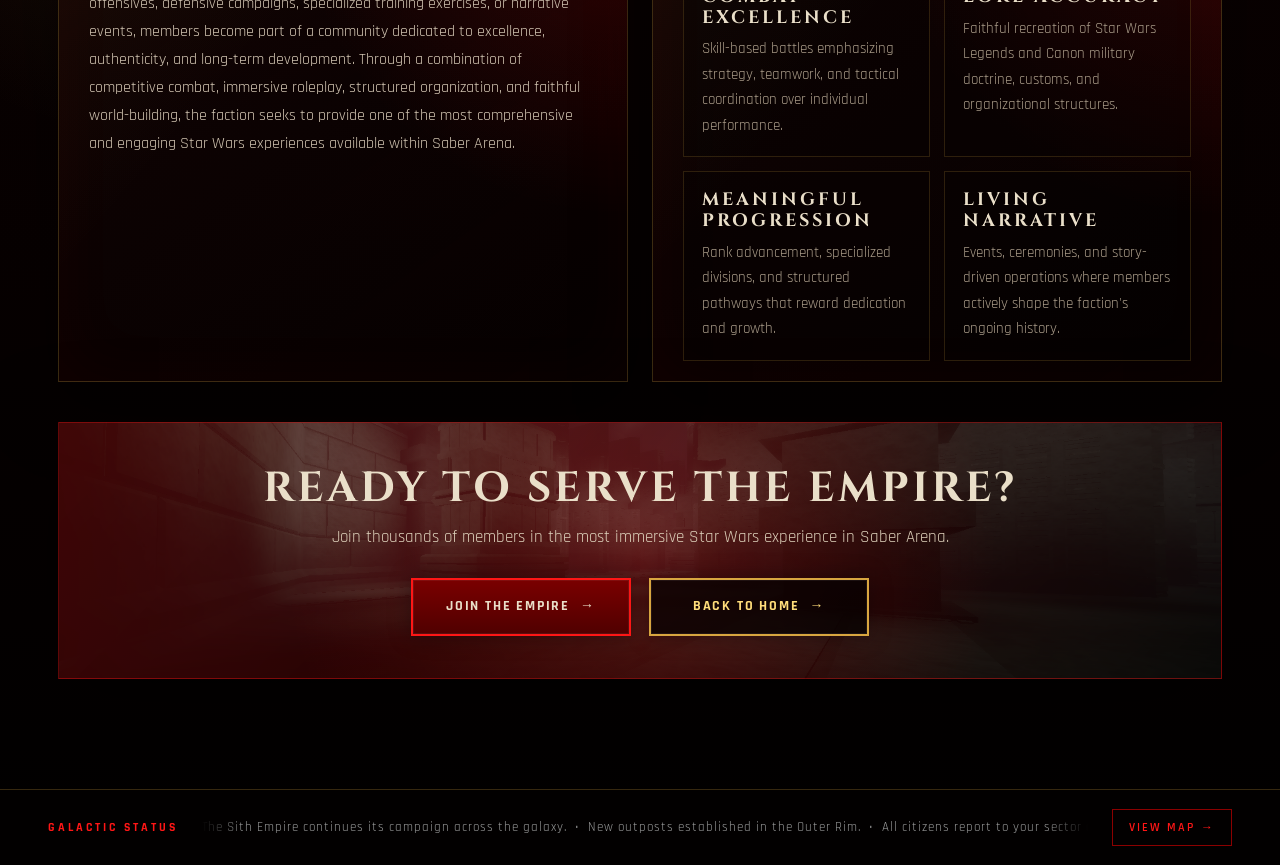
<file: about.html>
<!DOCTYPE html>
<html lang="en">
<head>
<meta charset="UTF-8">
<meta name="viewport" content="width=device-width, initial-scale=1.0">
<title>About Us - The Sith Empire</title>
<link href="https://fonts.googleapis.com/css2?family=Cinzel:wght@400;700;900&family=Cinzel+Decorative:wght@400;700;900&family=Rajdhani:wght@300;400;500;600;700&family=Orbitron:wght@400;500;700&display=swap" rel="stylesheet">
<style>
/* === IMPERIAL DOSSIER REVAMP === */
*, *::before, *::after { margin: 0; padding: 0; box-sizing: border-box; }
:root {
  --void:#020000; --obsidian:#080202; --panel:#120505; --blood:#8b0000; --blood-hot:#ff1616; --gold:#d8a640; --gold-bright:#ffdd7a; --parchment:#eadfc9; --ash:#a99b88; --stroke:rgba(216,166,64,.25); --glass:rgba(12,2,2,.76);
  --font-display:'Cinzel Decorative','Cinzel',serif; --font-serif:'Cinzel',serif; --font-body:'Rajdhani',sans-serif; --font-tech:'Orbitron',sans-serif;
}
html { scroll-behavior:smooth; }
body { min-height:100vh; background: radial-gradient(circle at 82% 18%, rgba(255,22,22,.16), transparent 28rem), radial-gradient(circle at 12% 55%, rgba(216,166,64,.09), transparent 24rem), linear-gradient(180deg,#030000,#0b0202 55%,#020000); color:var(--parchment); font-family:var(--font-body); font-size:16px; line-height:1.65; overflow-x:hidden; }
body::before { content:''; position:fixed; inset:0; z-index:0; pointer-events:none; background: linear-gradient(115deg, transparent 0 48%, rgba(255,22,22,.05) 49%, transparent 50% 100%), linear-gradient(rgba(216,166,64,.03) 1px, transparent 1px), linear-gradient(90deg, rgba(216,166,64,.03) 1px, transparent 1px); background-size:cover, 46px 46px, 46px 46px; mask-image:linear-gradient(to bottom, #000, rgba(0,0,0,.25)); }
body::after { content:''; position:fixed; inset:0; pointer-events:none; z-index:9999; opacity:.18; background:repeating-linear-gradient(0deg, rgba(255,255,255,.05), rgba(255,255,255,.05) 1px, transparent 1px, transparent 4px); }
a { text-decoration:none; color:inherit; }
#site-header { position:fixed; top:16px; left:24px; right:24px; z-index:1000; min-height:74px; border:1px solid rgba(216,166,64,.34); border-bottom-color:rgba(255,22,22,.5); border-radius:22px; background:linear-gradient(180deg, rgba(16,4,4,.88), rgba(5,0,0,.76)); box-shadow:0 18px 70px rgba(0,0,0,.55), inset 0 1px 0 rgba(255,255,255,.06); backdrop-filter:blur(18px) saturate(130%); display:flex; align-items:center; padding:10px 20px; }
#site-header::before { content:''; position:absolute; inset:-1px 18px auto; height:2px; background:linear-gradient(90deg, transparent, var(--gold-bright), var(--blood-hot), var(--gold-bright), transparent); filter:drop-shadow(0 0 10px rgba(255,22,22,.9)); }
.header-inner { width:100%; display:grid; grid-template-columns:minmax(220px,.85fr) minmax(400px,auto) minmax(180px,.7fr); gap:20px; align-items:center; }
.logo-area { display:flex; align-items:center; gap:12px; justify-self:start; }
.logo-icon { width:52px; height:52px; position:relative; flex:0 0 auto; }
.logo-icon::before { content:''; position:absolute; inset:-8px; border-radius:50%; background:conic-gradient(from 180deg, transparent, rgba(255,22,22,.45), transparent, rgba(216,166,64,.35), transparent); animation:slowSpin 12s linear infinite; }
.logo-icon img { position:relative; width:100%; height:100%; object-fit:contain; filter:drop-shadow(0 0 10px rgba(255,0,0,.8)); }
.logo-text h1 { font-family:var(--font-serif); font-size:clamp(16px,1.4vw,22px); font-weight:900; letter-spacing:3px; line-height:1; background:linear-gradient(180deg,#fff3b0,#d6a13b 45%,#7b4f12 70%,#ffdd7a); -webkit-background-clip:text; background-clip:text; -webkit-text-fill-color:transparent; }
.logo-text span { display:block; margin-top:5px; color:var(--gold); font-family:var(--font-tech); font-size:9px; letter-spacing:3px; text-transform:uppercase; white-space:nowrap; }
.nav-links { justify-self:center; display:flex; align-items:center; justify-content:center; flex-wrap:wrap; gap:clamp(10px,1.45vw,24px); }
.nav-links a { position:relative; padding:8px 0; color:#c5b7a2; font-size:13px; font-weight:700; text-transform:uppercase; letter-spacing:1.6px; transition:color .25s ease, text-shadow .25s ease; }
.nav-links a::before { content:''; position:absolute; left:50%; bottom:0; width:0; height:1px; background:linear-gradient(90deg,transparent,var(--blood-hot),var(--gold),transparent); transform:translateX(-50%); transition:width .28s ease; }
.nav-links a:hover, .nav-links a.active { color:#fff1cf; text-shadow:0 0 12px rgba(255,22,22,.75); }
.nav-links a:hover::before, .nav-links a.active::before { width:100%; }
.header-cta { display: flex; flex-direction: column; align-items: center; gap: 6px; justify-self: end; text-align: center; }
.btn-primary, .btn-secondary { position:relative; isolation:isolate; overflow:hidden; border-radius:999px; transition:transform .25s ease, box-shadow .25s ease; }
.header-cta a { font-weight: 700; font-size: 14px; text-transform: uppercase; letter-spacing: 1px; color: var(--text-light); background: linear-gradient(to bottom, #7A0000, #500000); border: 2px solid var(--glow-red); padding: 10px 24px; box-shadow: 0 0 10px rgba(255,0,0,0.3); transition: all 0.3s ease; }
.btn-primary::after, .btn-secondary::after { content:''; position:absolute; inset:0; z-index:-1; background:linear-gradient(110deg, transparent 0 35%, rgba(255,255,255,.32) 50%, transparent 65% 100%); transform:translateX(-120%); transition:transform .6s ease; }
.btn-primary:hover::after, .btn-secondary:hover::after { transform:translateX(120%); }
.header-cta a:hover { background: linear-gradient(to bottom, #A00000, #700000); transform: scale(1.05); box-shadow: 0 0 20px rgba(255,0,0,0.5); }
.btn-primary:hover, .btn-secondary:hover { transform:translateY(-2px); box-shadow:0 0 32px rgba(255,22,22,.34); }
.header-cta small { display: block; font-size: 11px; font-weight: 600; color: #DAA520; letter-spacing: 2px; text-transform: uppercase; text-align: center; }
.about-hero { min-height:76vh; display:grid; place-items:center; text-align:center; padding:160px 48px 80px; position:relative; overflow:hidden; background:linear-gradient(180deg, rgba(2,0,0,.72), rgba(2,0,0,.94)), url('slide-1.png') center/cover no-repeat; }
.about-hero::before { content:''; position:absolute; inset:8% 9%; border:1px solid rgba(216,166,64,.22); clip-path:polygon(0 0, 88% 0, 100% 18%, 100% 100%, 12% 100%, 0 82%); box-shadow:inset 0 0 80px rgba(255,22,22,.08); }
.about-hero::after { content:'IMPERIAL DOSSIER'; position:absolute; left:7vw; bottom:58px; color:rgba(216,166,64,.42); font-family:var(--font-tech); font-size:12px; letter-spacing:5px; writing-mode:vertical-rl; }
.about-hero-content { position:relative; z-index:1; max-width:980px; padding:42px; background:radial-gradient(circle at center, rgba(139,0,0,.24), transparent 66%); }
.about-symbol { width:116px; height:116px; margin:0 auto 26px; position:relative; animation:symbolFloat 4s ease-in-out infinite; }
.about-symbol::before { content:''; position:absolute; inset:-18px; border-radius:50%; background:conic-gradient(transparent, rgba(255,22,22,.7), transparent, rgba(216,166,64,.55), transparent); filter:blur(.2px); animation:slowSpin 11s linear infinite; }
.about-symbol img { position:relative; width:100%; height:100%; object-fit:contain; filter:drop-shadow(0 0 24px rgba(255,22,22,.65)); }
.about-title { font-family: var(--font-display); font-size: clamp(44px, 5.5vw, 62px); font-weight: 900; background: linear-gradient(180deg, #FFD700 0%, #DAA520 30%, #B8860B 50%, #8B6914 70%, #DAA520 90%, #FFD700 100%); -webkit-background-clip: text; -webkit-text-fill-color: transparent; background-clip: text; filter: drop-shadow(0 0 20px rgba(218,165,32,0.4)); letter-spacing: 4px; line-height: 1; margin-bottom: 16px; text-transform: uppercase; }
.about-divider { display:flex; justify-content:center; align-items:center; gap:14px; margin:24px auto 18px; }
.about-divider .line { width:min(190px,30vw); height:1px; background:linear-gradient(90deg, transparent, var(--gold), var(--blood-hot)); box-shadow:0 0 12px rgba(255,22,22,.55); }
.about-divider .line:last-child { background:linear-gradient(90deg,var(--blood-hot),var(--gold),transparent); }
.about-divider .diamond { width:12px; height:12px; transform:rotate(45deg); background:var(--gold); box-shadow:0 0 16px var(--gold),0 0 28px rgba(255,22,22,.5); }
.about-subtitle { max-width:760px; margin:0 auto; color:#d5c8b4; font-size:clamp(17px,1.8vw,22px); line-height:1.6; }
.about-content { position:relative; z-index:2; max-width:1260px; margin:0 auto; padding:86px 48px 110px; display:grid; grid-template-columns:repeat(12, 1fr); gap:24px; }
.about-section { opacity:0; transform:translateY(28px); animation:fadeInUp .7s ease forwards; }
.about-section:nth-child(1) { grid-column:span 7; animation-delay:.05s; }
.about-section:nth-child(2) { grid-column:span 5; animation-delay:.12s; }
.about-section:nth-child(3) { grid-column:span 5; animation-delay:.19s; }
.about-section:nth-child(4) { grid-column:span 7; animation-delay:.26s; }
.about-section:nth-child(5) { grid-column:span 6; animation-delay:.33s; }
.about-section:nth-child(6) { grid-column:span 6; animation-delay:.40s; }
.about-card { position:relative; height:100%; overflow:hidden; padding:30px; border:1px solid var(--stroke); border-radius:0; background:linear-gradient(145deg, rgba(18,4,4,.9), rgba(5,0,0,.64)); box-shadow:0 22px 70px rgba(0,0,0,.46), inset 0 0 70px rgba(255,22,22,.04); }
.about-card::before { content:''; position:absolute; inset:0; pointer-events:none; background:radial-gradient(circle at top right, rgba(255,22,22,.16), transparent 44%), linear-gradient(130deg, rgba(216,166,64,.05), transparent 34%); }
.about-card::after { content:''; position:absolute; top:0; left:28px; right:28px; height:1px; background:linear-gradient(90deg, transparent, rgba(216,166,64,.8), transparent); }
.about-card:hover { transform:translateY(-4px); border-color:rgba(255,22,22,.5); transition:transform .25s ease, border-color .25s ease; }
.about-card h3 { position:relative; display:flex; align-items:center; gap:12px; margin-bottom:16px; color:var(--gold-bright); font-family:var(--font-serif); font-size:22px; line-height:1.2; text-transform:uppercase; letter-spacing:2px; }
.section-icon { width:31px; height:31px; flex:0 0 auto; color:var(--blood-hot); filter:drop-shadow(0 0 9px rgba(255,22,22,.72)); }
.about-card p { position:relative; color:#d2c5b2; font-size:16px; line-height:1.75; }
.pillars-grid { position:relative; display:grid; grid-template-columns:repeat(2, minmax(0,1fr)); gap:14px; margin-top:22px; }
.pillar-item { border:1px solid rgba(216,166,64,.18); border-radius:0; padding:18px; background:rgba(0,0,0,.28); transition:transform .22s ease, border-color .22s ease; }
.pillar-item:hover { transform:translateY(-3px); border-color:rgba(255,22,22,.48); }
.pillar-item h4 { color:#fff0c8; font-family:var(--font-serif); font-size:18px; margin-bottom:8px; letter-spacing:1px; }
.pillar-item p { color:var(--ash); font-size:15px; line-height:1.7; }
.about-cta { grid-column:1 / -1; margin-top:16px; position:relative; overflow:hidden; padding:42px; border:1px solid rgba(255,22,22,.36); border-radius:0; background:linear-gradient(135deg, rgba(139,0,0,.42), rgba(4,0,0,.84)), url('slide-4.png') center/cover no-repeat; text-align:center; box-shadow:0 24px 90px rgba(0,0,0,.5); }
.about-cta::before { content:''; position:absolute; inset:0; background:radial-gradient(circle at center, rgba(255,22,22,.20), transparent 60%); }
.about-cta h3, .about-cta p, .cta-buttons { position:relative; }
.about-cta h3 { font-family:var(--font-serif); color:var(--gold-bright); font-size:clamp(28px,3.5vw,42px); letter-spacing:3px; }
.about-cta p { color:#dccfb9; font-size:17px; line-height:1.7; margin:10px auto 26px; max-width:720px; }
.cta-buttons { display:flex; justify-content:center; flex-wrap:wrap; gap:16px; }
.btn-primary, .btn-secondary { display:inline-flex; align-items:center; justify-content:center; gap:10px; min-height:50px; padding:13px 24px; font-weight:800; text-transform:uppercase; letter-spacing:1.4px; }
.btn-primary { background:linear-gradient(135deg,#a40000,#410000); border:1px solid rgba(255,22,22,.85); color:#fff7e8; }
.btn-secondary { background:rgba(10,0,0,.65); border:1px solid rgba(216,166,64,.42); color:var(--gold-bright); }
#site-footer { position:relative; z-index:3; min-height:76px; display:grid; grid-template-columns:auto 1fr; gap:18px; align-items:center; padding:18px 7vw; border-top:1px solid rgba(216,166,64,.24); background:rgba(3,0,0,.92); overflow:hidden; }
.footer-label { color:var(--gold-bright); font-family:var(--font-tech); font-size:12px; letter-spacing:2px; text-transform:uppercase; }
.footer-ticker { overflow:hidden; color:#a99a86; white-space:nowrap; }
.ticker-track { display:inline-flex; gap:32px; animation:ticker 34s linear infinite; }
.particles { position:fixed; inset:0; pointer-events:none; z-index:1; }
.particle { position:absolute; bottom:-20px; border-radius:50%; background:var(--blood-hot); box-shadow:0 0 10px rgba(255,22,22,.9); animation:rise linear infinite; opacity:.7; }
@keyframes fadeInUp { to { opacity:1; transform:translateY(0); } }
@keyframes symbolFloat { 0%,100%{ transform:translateY(0); } 50%{ transform:translateY(-10px); } }
@keyframes slowSpin { to { transform:rotate(360deg); } }
@keyframes rise { from { transform:translateY(0) translateX(0); opacity:0; } 10%{ opacity:.7; } to { transform:translateY(-110vh) translateX(28px); opacity:0; } }
@keyframes ticker { from { transform:translateX(0); } to { transform:translateX(-50%); } }
@media (max-width:1180px) { #site-header{top:10px;left:10px;right:10px}.header-inner{grid-template-columns:1fr;justify-items:center;gap:12px}.logo-area,.header-cta{justify-self:center}.about-hero{padding-top:240px}.about-section:nth-child(n){grid-column:1 / -1}.about-content{max-width:900px} }
@media (max-width:720px) { #site-header{position:absolute;border-radius:16px;padding:14px}.nav-links{gap:9px 14px}.nav-links a{font-size:11px}.header-cta a{padding:9px 14px;font-size:12px}.about-hero{min-height:auto;padding:240px 20px 70px}.about-hero::after{display:none}.about-hero-content{padding:20px}.about-content{padding:54px 18px 80px}.about-card{padding:22px}.pillars-grid{grid-template-columns:1fr}.about-cta{padding:30px 20px}#site-footer{grid-template-columns:1fr;text-align:center} }




/* === ABOUT CONTENT HEADINGS: HIGH COMMAND MATCH === */
.about-card h3,
.pillar-item h4,
.about-cta h3 {
  font-family: var(--font-serif) !important;
  font-weight: 700 !important;
  letter-spacing: 3px !important;
  text-transform: uppercase !important;
  line-height: 1.15 !important;
  margin-bottom: 4px !important;
  color: var(--text-light) !important;
  background: none !important;
  -webkit-background-clip: initial !important;
  background-clip: initial !important;
  -webkit-text-fill-color: currentColor !important;
  filter: none !important;
}
.about-card h3 { font-size: 22px !important; margin-bottom: 16px !important; }
.pillar-item h4 { font-size: 18px !important; margin-bottom: 8px !important; }
.about-cta h3 { font-size: clamp(28px,3.5vw,42px) !important; margin-bottom: 10px !important; }

/* === UNIVERSAL IMPERIAL NAVIGATION === */
#site-header {
  position: fixed !important;
  top: 0 !important;
  left: 0 !important;
  right: 0 !important;
  z-index: 1000 !important;
  height: 80px !important;
  min-height: 80px !important;
  background: rgba(5,0,0,0.92) !important;
  border: 0 !important;
  border-bottom: 1px solid var(--accent-red, #8B0000) !important;
  border-radius: 0 !important;
  box-shadow: none !important;
  backdrop-filter: blur(12px) !important;
  display: flex !important;
  align-items: center !important;
  padding: 0 48px 0 34px !important;
}
#site-header::before { content: none !important; display: none !important; }
.header-inner {
  width: 100% !important;
  margin: 0 !important;
  display: grid !important;
  grid-template-columns: 1fr auto 1fr !important;
  align-items: center !important;
  gap: 20px !important;
}
.logo-area {
  display: flex !important;
  align-items: center !important;
  gap: 12px !important;
  justify-self: start !important;
  color: inherit !important;
  text-decoration: none !important;
}
.logo-icon {
  width: 50px !important;
  height: 50px !important;
  position: relative !important;
  flex: 0 0 auto !important;
}
.logo-icon::before { content: none !important; display: none !important; animation: none !important; }
.logo-icon img {
  width: 100% !important;
  height: 100% !important;
  object-fit: contain !important;
  filter: drop-shadow(0 0 6px rgba(255,0,0,0.5)) !important;
}
.logo-text h1 {
  font-family: 'Cinzel', serif !important;
  font-size: 20px !important;
  font-weight: 900 !important;
  background: linear-gradient(180deg, #FFD700 0%, #DAA520 30%, #B8860B 50%, #8B6914 70%, #DAA520 90%, #FFD700 100%) !important;
  -webkit-background-clip: text !important;
  background-clip: text !important;
  -webkit-text-fill-color: transparent !important;
  text-shadow: none !important;
  filter: drop-shadow(0 0 8px rgba(218,165,32,0.4)) drop-shadow(0 2px 4px rgba(0,0,0,0.8)) !important;
  letter-spacing: 3px !important;
  line-height: 1.1 !important;
  margin: 0 !important;
}
.logo-text span {
  display: block !important;
  margin-top: 0 !important;
  font-family: 'Rajdhani', sans-serif !important;
  font-size: 10px !important;
  font-weight: 600 !important;
  color: #DAA520 !important;
  letter-spacing: 4px !important;
  text-transform: uppercase !important;
  white-space: nowrap !important;
}
.nav-links {
  display: flex !important;
  gap: 32px !important;
  align-items: center !important;
  justify-content: center !important;
  justify-self: center !important;
  flex-wrap: nowrap !important;
}
.nav-links a {
  font-family: 'Rajdhani', sans-serif !important;
  font-size: 14px !important;
  font-weight: 600 !important;
  text-transform: uppercase !important;
  letter-spacing: 2px !important;
  color: #aaa !important;
  position: relative !important;
  padding: 4px 0 !important;
  text-decoration: none !important;
  transition: color 0.3s ease, text-shadow 0.3s ease !important;
  transform: none !important;
}
.nav-links a::before { content: none !important; display: none !important; }
.nav-links a::after {
  content: '' !important;
  position: absolute !important;
  bottom: -2px !important;
  left: 50% !important;
  right: 50% !important;
  width: auto !important;
  height: 2px !important;
  background: var(--glow-red, #FF0000) !important;
  box-shadow: 0 0 6px var(--glow-red, #FF0000) !important;
  transition: left 0.3s ease, right 0.3s ease !important;
  transform: none !important;
}
.nav-links a:hover,
.nav-links a.active {
  color: var(--glow-red, #FF0000) !important;
  text-shadow: none !important;
  transform: none !important;
}
.nav-links a:hover::after,
.nav-links a.active::after { left: 0 !important; right: 0 !important; }
.header-cta {
  display: flex !important;
  flex-direction: column !important;
  align-items: center !important;
  justify-content: center !important;
  gap: 2px !important;
  justify-self: end !important;
  text-align: center !important;
}
.header-cta a {
  font-family: 'Rajdhani', sans-serif !important;
  font-weight: 700 !important;
  font-size: 14px !important;
  line-height: 1 !important;
  text-transform: uppercase !important;
  letter-spacing: 1px !important;
  color: var(--text-light, #E8DCC8) !important;
  background: linear-gradient(to bottom, #7A0000, #500000) !important;
  border: 2px solid var(--glow-red, #FF0000) !important;
  border-radius: 0 !important;
  padding: 10px 24px !important;
  box-shadow: 0 0 10px rgba(255,0,0,0.3) !important;
  transition: all 0.3s ease !important;
  text-decoration: none !important;
  isolation: auto !important;
  overflow: visible !important;
}
.header-cta a::after { content: none !important; display: none !important; }
.header-cta a:hover {
  background: linear-gradient(to bottom, #A00000, #700000) !important;
  transform: scale(1.05) !important;
  box-shadow: 0 0 20px rgba(255,0,0,0.5) !important;
}
.header-cta small {
  display: block !important;
  font-family: 'Rajdhani', sans-serif !important;
  font-size: 8px !important;
  line-height: 1 !important;
  font-weight: 600 !important;
  color: #DAA520 !important;
  letter-spacing: 1.25px !important;
  text-transform: uppercase !important;
  text-align: center !important;
}
@media (max-width: 1180px) {
  #site-header { height: auto !important; min-height: 80px !important; padding: 12px 22px !important; }
  .header-inner { grid-template-columns: 1fr !important; justify-items: center !important; gap: 12px !important; }
  .logo-area, .header-cta { justify-self: center !important; }
  .nav-links { flex-wrap: wrap !important; gap: 10px 20px !important; }
}
@media (max-width: 720px) {
  #site-header { position: absolute !important; padding: 14px !important; }
  .nav-links { gap: 9px 14px !important; }
  .nav-links a { font-size: 11px !important; }
  .header-cta a { padding: 9px 14px !important; font-size: 12px !important; }
}


/* === ABOUT FOOTER + CTA BOX ALIGNMENT === */
.about-cta .cta-buttons {
  display: flex !important;
  justify-content: center !important;
  align-items: stretch !important;
  flex-wrap: wrap !important;
  gap: 18px !important;
}
.about-cta .btn-primary,
.about-cta .btn-secondary {
  width: 220px !important;
  min-height: 58px !important;
  display: inline-flex !important;
  align-items: center !important;
  justify-content: center !important;
  border-radius: 0 !important;
  border-width: 2px !important;
  border-style: solid !important;
  text-align: center !important;
  font-family: var(--font-body) !important;
  font-size: 14px !important;
  font-weight: 800 !important;
  line-height: 1.1 !important;
  letter-spacing: 1.8px !important;
  text-transform: uppercase !important;
  box-shadow: inset 0 0 0 1px rgba(255,255,255,.06), 0 0 22px rgba(0,0,0,.36) !important;
}
.about-cta .btn-primary {
  background: linear-gradient(to bottom, #7A0000, #500000) !important;
  border-color: var(--blood-hot) !important;
  color: var(--parchment) !important;
}
.about-cta .btn-secondary {
  background: rgba(5,0,0,.76) !important;
  border-color: var(--gold) !important;
  color: var(--gold-bright) !important;
}
.about-cta .btn-primary:hover,
.about-cta .btn-secondary:hover {
  transform: translateY(-2px) !important;
  box-shadow: inset 0 0 0 1px rgba(255,255,255,.08), 0 0 22px rgba(255,0,0,.28) !important;
}
#site-footer {
  position: relative !important;
  z-index: 3 !important;
  min-height: 76px !important;
  display: flex !important;
  align-items: center !important;
  justify-content: space-between !important;
  gap: 0 !important;
  padding: 16px 48px !important;
  border-top: 1px solid rgba(216,166,64,.24) !important;
  background: var(--void) !important;
  overflow: hidden !important;
}
.footer-label {
  flex-shrink: 0 !important;
  color: var(--blood-hot) !important;
  font-family: var(--font-body) !important;
  font-size: 12px !important;
  font-weight: 700 !important;
  letter-spacing: 3px !important;
  text-transform: uppercase !important;
}
.footer-ticker {
  flex: 1 !important;
  overflow: hidden !important;
  margin: 0 24px !important;
  position: relative !important;
  color: inherit !important;
  white-space: normal !important;
}
.footer-ticker::before,
.footer-ticker::after {
  content: '' !important;
  position: absolute !important;
  top: 0 !important;
  bottom: 0 !important;
  width: 40px !important;
  z-index: 1 !important;
}
.footer-ticker::before { left: 0 !important; background: linear-gradient(to right, var(--void), transparent) !important; }
.footer-ticker::after { right: 0 !important; background: linear-gradient(to left, var(--void), transparent) !important; }
.ticker-track {
  display: flex !important;
  white-space: nowrap !important;
  gap: 0 !important;
  animation: ticker 30s linear infinite !important;
}
.ticker-track span {
  font-size: 13px !important;
  color: #999 !important;
  letter-spacing: 1px !important;
  padding-right: 80px !important;
}
.footer-map-btn {
  flex-shrink: 0 !important;
  display: flex !important;
  align-items: center !important;
  gap: 6px !important;
  padding: 8px 16px !important;
  border: 1px solid var(--blood) !important;
  background: transparent !important;
  color: var(--blood-hot) !important;
  font-family: var(--font-body) !important;
  font-size: 12px !important;
  font-weight: 600 !important;
  letter-spacing: 2px !important;
  text-transform: uppercase !important;
  cursor: pointer !important;
  transition: all .3s ease !important;
}
.footer-map-btn:hover {
  background: rgba(139,0,0,.2) !important;
  border-color: var(--blood-hot) !important;
  box-shadow: 0 0 10px rgba(255,0,0,.2) !important;
}
@media (max-width:720px) {
  #site-footer { flex-direction: column !important; gap: 12px !important; text-align: center !important; padding: 16px 20px !important; }
  .footer-ticker { margin: 0 !important; width: 100% !important; }
  .about-cta .btn-primary, .about-cta .btn-secondary { width: min(100%, 240px) !important; }
}

</style>
<link rel="stylesheet" href="mobile.css">
</head>
<body>

<header id="site-header">
  <div class="header-inner">
    <a href="index.html" class="logo-area">
      <div class="logo-icon"><img src="ts-empire-symbol.png" alt="Sith Empire Symbol"></div>
      <div class="logo-text">
        <h1>THE SITH EMPIRE</h1>
        <span>Order &middot; Power &middot; Destiny</span>
      </div>
    </a>
    <nav class="nav-links">
      <a href="index.html">Home</a>
      <a href="about.html" class="active">About</a>
      <a href="hierarchy.html">Hierarchy</a>
      <a href="common-etiquette.html">Common Etiquette</a>
      <a href="rites-of-the-sith.html">Rites of the Sith</a>
      <a href="law-and-order.html">Law and Order</a>
      <a href="academy.html">Academy</a>
      <a href="spheres.html">Spheres</a>
      <a href="institutions.html">Institutions</a>
      <a href="news.html">News</a>
    </nav>
    <div class="header-cta">
      <a href="https://discord.com/invite/bRE6W3CkBe">Join the Empire</a>
      <small>6000+ Members</small>
    </div>
  </div>
</header>

<section class="about-hero">
  <div class="about-hero-content">
    <h1 class="about-title">ABOUT US</h1>
    <div class="about-divider">
      <div class="line"></div>
      <div class="diamond"></div>
      <div class="line"></div>
    </div>
  </div>
</section>

<section class="about-content">

  <div class="about-section">
    <div class="about-card">
      <h3>
        <svg class="section-icon" viewBox="0 0 24 24" fill="none" stroke="currentColor" stroke-width="2"><polygon points="12,2 22,8 22,16 12,22 2,16 2,8"/></svg>
        Who We Are
      </h3>
      <p>Built upon the rich foundations of both Star Wars Legends and Canon, the faction strives to recreate the atmosphere, military structure, traditions, and philosophy of the galaxy with as much authenticity as possible while adapting them to engaging gameplay.</p>
    </div>
  </div>

  <div class="about-section">
    <div class="about-card">
      <h3>
        <svg class="section-icon" viewBox="0 0 24 24" fill="none" stroke="currentColor" stroke-width="2"><line x1="6" y1="4" x2="18" y2="20"/><line x1="18" y1="4" x2="6" y2="20"/></svg>
        Combat &amp; Progression
      </h3>
      <p>Every aspect of the faction is designed to encourage realism, discipline, and meaningful progression. From organized military operations and coordinated formations to rank advancement, specialized divisions, and large-scale campaigns, members participate in an environment where teamwork, leadership, and tactical decision-making are emphasized above all else. Combat is centered around skill, strategy, and coordination rather than individual performance alone, creating battles that are both challenging and rewarding.</p>
    </div>
  </div>

  <div class="about-section">
    <div class="about-card">
      <h3>
        <svg class="section-icon" viewBox="0 0 24 24" fill="none" stroke="currentColor" stroke-width="2"><rect x="3" y="3" width="18" height="18" rx="1"/><line x1="7" y1="8" x2="17" y2="8"/><line x1="7" y1="12" x2="17" y2="12"/><line x1="7" y1="16" x2="12" y2="16"/></svg>
        Living Lore
      </h3>
      <p>Beyond the battlefield, the faction offers a living and evolving setting where lore plays a central role. Events, ceremonies, diplomatic interactions, and story-driven operations are inspired by established Star Wars history while allowing members to actively shape the faction's ongoing narrative. This creates a dynamic experience in which every campaign, victory, and defeat contributes to a broader story within the universe.</p>
    </div>
  </div>

  <div class="about-section">
    <div class="about-card">
      <h3>
        <svg class="section-icon" viewBox="0 0 24 24" fill="none" stroke="currentColor" stroke-width="2"><path d="M12 3l8 6v8l-8 4-8-4V9z"/></svg>
        Authenticity &amp; Immersion
      </h3>
      <p>Drawing extensively from both Star Wars Legends and Canon, the faction incorporates authentic military doctrine, customs, iconography, and organizational structures to preserve the identity of the era it represents. Members are encouraged to immerse themselves fully in their roles, fostering an atmosphere that feels true to the Star Wars universe while remaining accessible to newcomers and veterans alike.</p>
    </div>
  </div>

  <div class="about-section">
    <div class="about-card">
      <h3>
        <svg class="section-icon" viewBox="0 0 24 24" fill="none" stroke="currentColor" stroke-width="2"><circle cx="12" cy="12" r="10"/><path d="M12 6v6l4 2"/></svg>
        The Experience
      </h3>
      <p>Whether participating in intense lightsaber duels, coordinated military offensives, defensive campaigns, specialized training exercises, or narrative events, members become part of a community dedicated to excellence, authenticity, and long-term development. Through a combination of competitive combat, immersive roleplay, structured organization, and faithful world-building, the faction seeks to provide one of the most comprehensive and engaging Star Wars experiences available within Saber Arena.</p>
    </div>
  </div>

  <div class="about-section">
    <div class="about-card" style="padding-bottom: 20px;">
      <h3>
        <svg class="section-icon" viewBox="0 0 24 24" fill="none" stroke="currentColor" stroke-width="2"><polygon points="12,2 22,8 22,16 12,22 2,16 2,8"/><circle cx="12" cy="12" r="3"/></svg>
        Our Pillars
      </h3>
      <div class="pillars-grid">
        <div class="pillar-item">
          <h4>Combat Excellence</h4>
          <p>Skill-based battles emphasizing strategy, teamwork, and tactical coordination over individual performance.</p>
        </div>
        <div class="pillar-item">
          <h4>Lore Accuracy</h4>
          <p>Faithful recreation of Star Wars Legends and Canon military doctrine, customs, and organizational structures.</p>
        </div>
        <div class="pillar-item">
          <h4>Meaningful Progression</h4>
          <p>Rank advancement, specialized divisions, and structured pathways that reward dedication and growth.</p>
        </div>
        <div class="pillar-item">
          <h4>Living Narrative</h4>
          <p>Events, ceremonies, and story-driven operations where members actively shape the faction's ongoing history.</p>
        </div>
      </div>
    </div>
  </div>

  <div class="about-cta">
    <h3>Ready to Serve the Empire?</h3>
    <p>Join thousands of members in the most immersive Star Wars experience in Saber Arena.</p>
    <div class="cta-buttons">
      <a href="https://discord.com/invite/bRE6W3CkBe" class="btn-primary">Join the Empire <span>&rarr;</span></a>
      <a href="index.html" class="btn-secondary">Back to Home <span>&rarr;</span></a>
    </div>
  </div>

</section>

<footer id="site-footer">
  <div class="footer-label">Galactic Status</div>
  <div class="footer-ticker">
    <div class="ticker-track">
      <span>The Sith Empire continues its campaign across the galaxy. &nbsp;&bull;&nbsp; New outposts established in the Outer Rim. &nbsp;&bull;&nbsp; All citizens report to your sector commander. &nbsp;&bull;&nbsp; The Dark Side grows stronger. &nbsp;&bull;&nbsp;</span>
      <span>The Sith Empire continues its campaign across the galaxy. &nbsp;&bull;&nbsp; New outposts established in the Outer Rim. &nbsp;&bull;&nbsp; All citizens report to your sector commander. &nbsp;&bull;&nbsp; The Dark Side grows stronger. &nbsp;&bull;&nbsp;</span>
    </div>
  </div>
  <a href="map.html" class="footer-map-btn">View Map <span>&rarr;</span></a>
</footer>

<div class="particles" id="particles"></div>

<script>
const particlesContainer = document.getElementById('particles');
for (let i = 0; i < 20; i++) {
  const p = document.createElement('div');
  p.className = 'particle';
  p.style.left = Math.random() * 100 + '%';
  p.style.animationDelay = Math.random() * 8 + 's';
  p.style.animationDuration = (6 + Math.random() * 6) + 's';
  p.style.width = p.style.height = (1 + Math.random() * 2) + 'px';
  particlesContainer.appendChild(p);
}
window.addEventListener('scroll', () => {
  const header = document.getElementById('site-header');
  header.style.boxShadow = window.scrollY > 50 ? '0 4px 30px rgba(255,0,0,0.15)' : 'none';
});
</script>

<script src="mobile.js" defer></script>
</body>
</html>
</file>
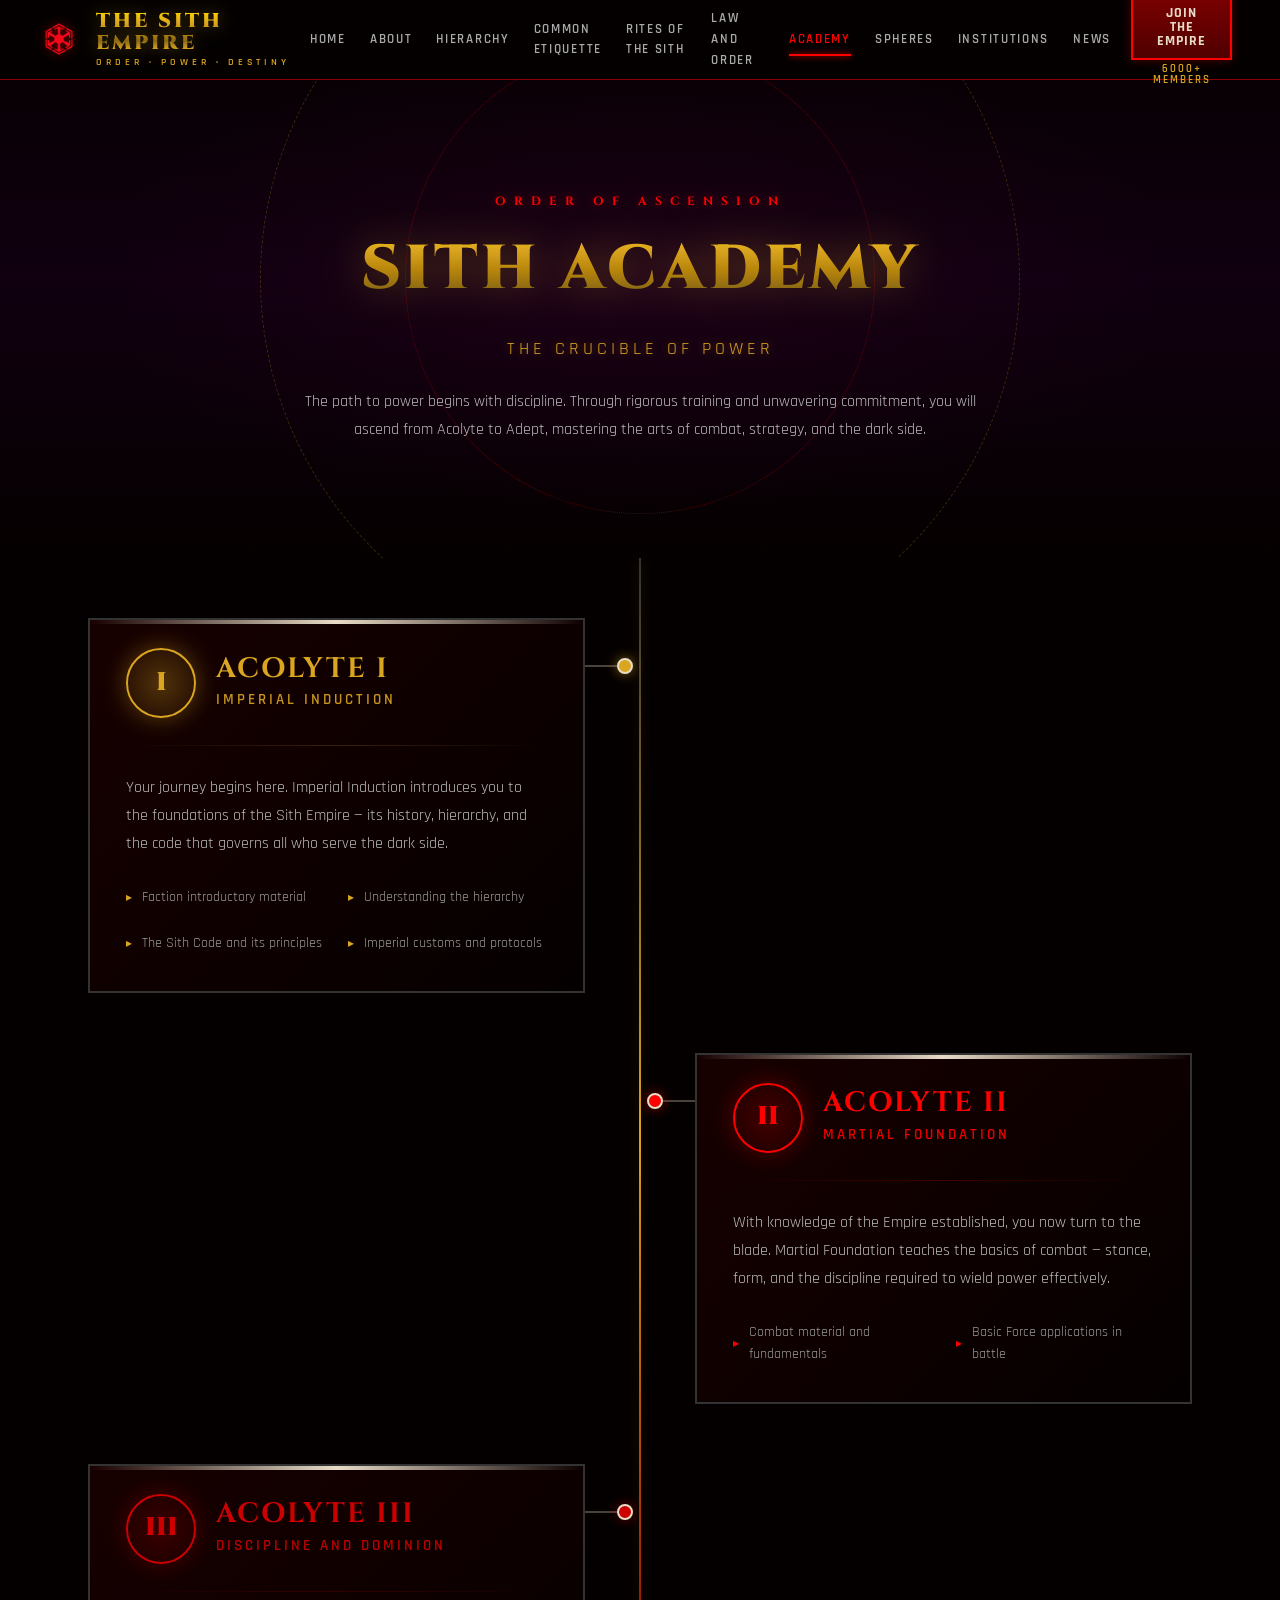
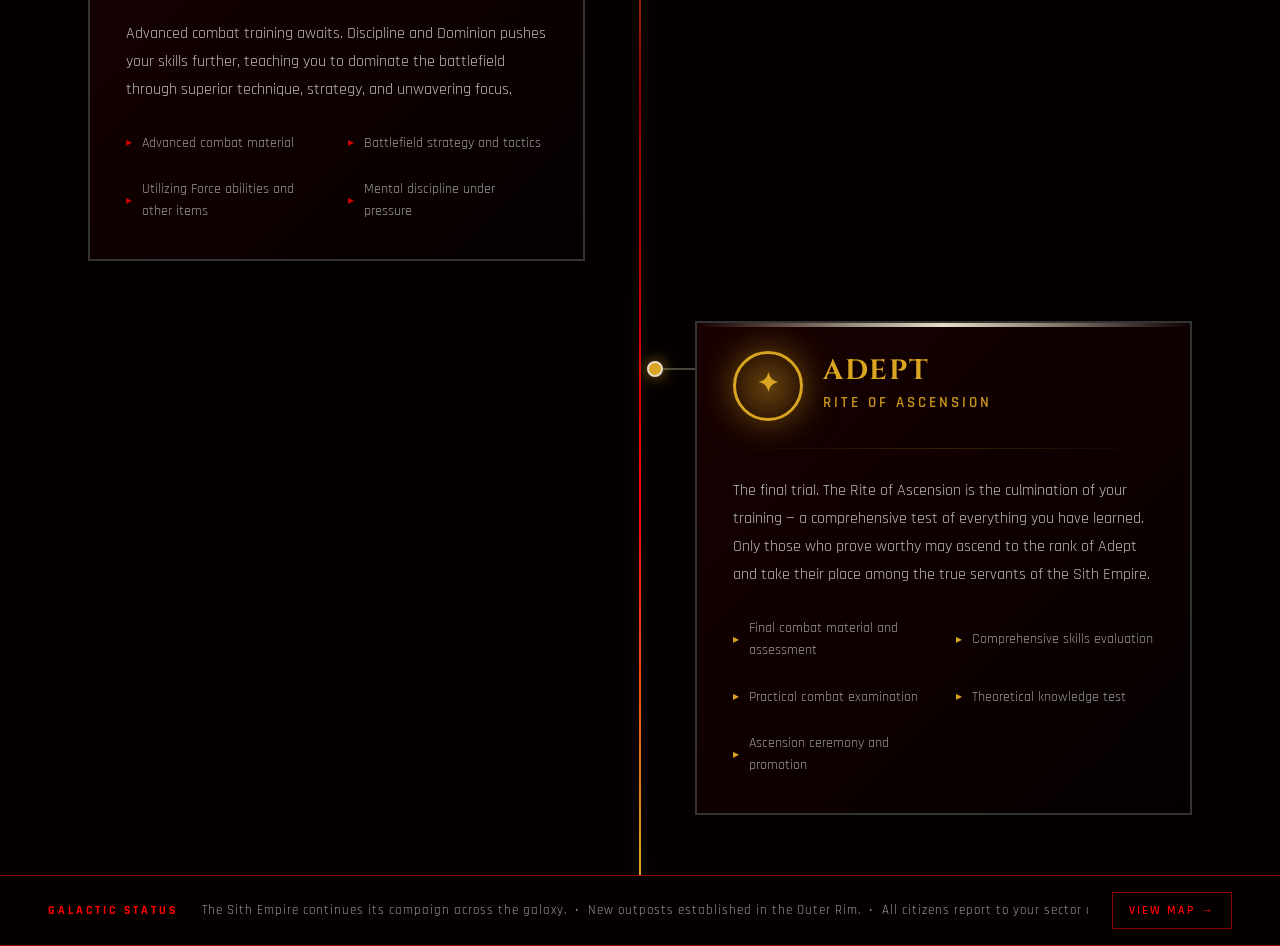
<file: academy.html>
<!DOCTYPE html>
<html lang="en">
<head>
<meta charset="UTF-8">
<meta name="viewport" content="width=device-width, initial-scale=1.0">
<title>Sith Academy - The Sith Empire</title>
<link href="https://fonts.googleapis.com/css2?family=Cinzel:wght@400;700;900&family=Rajdhani:wght@300;400;500;600;700&display=swap" rel="stylesheet">
<style>
*, *::before, *::after { margin: 0; padding: 0; box-sizing: border-box; }
:root {
  --bg-deep: #050000;
  --bg-secondary: #1A0000;
  --accent-red: #8B0000;
  --glow-red: #FF0000;
  --text-light: #E8DCC8;
  --text-dim: #666666;
  --gold: #DAA520;
  --border-steel: #333333;
  --font-display: 'Cinzel', serif;
  --font-body: 'Rajdhani', sans-serif;
}
html { scroll-behavior: smooth; }
body { background: var(--bg-deep); color: var(--text-light); font-family: var(--font-body); font-size: 16px; line-height: 1.6; overflow-x: hidden; }
a { text-decoration: none; color: inherit; }

/* Header */
#site-header { position: fixed; top: 0; left: 0; right: 0; z-index: 1000; height: 80px; background: rgba(5,0,0,0.92); border-bottom: 1px solid var(--accent-red); backdrop-filter: blur(12px); display: flex; align-items: center; padding: 0 48px 0 34px; }
.header-inner { width: 100%; margin: 0; display: grid; grid-template-columns: 1fr auto 1fr; align-items: center; gap: 20px; }
.logo-area { display: flex; align-items: center; gap: 12px; justify-self: start; }
.logo-icon { width: 50px; height: 50px; }
.logo-icon img { width: 100%; height: 100%; object-fit: contain; filter: drop-shadow(0 0 6px rgba(255,0,0,0.5)); }
.logo-text h1 { font-family: var(--font-display); font-size: 20px; font-weight: 900; background: linear-gradient(180deg, #FFD700 0%, #DAA520 30%, #B8860B 50%, #8B6914 70%, #DAA520 90%, #FFD700 100%); -webkit-background-clip: text; -webkit-text-fill-color: transparent; background-clip: text; filter: drop-shadow(0 0 8px rgba(218,165,32,0.4)); letter-spacing: 3px; line-height: 1.1; }
.logo-text span { font-size: 10px; font-weight: 600; color: #DAA520; letter-spacing: 4px; text-transform: uppercase; }
.nav-links { display: flex; gap: 32px; align-items: center; justify-self: center; }
.nav-links a { font-size: 14px; font-weight: 600; text-transform: uppercase; letter-spacing: 2px; color: #aaa; position: relative; padding: 4px 0; transition: color 0.3s ease; }
.nav-links a::after { content: ''; position: absolute; bottom: -2px; left: 50%; right: 50%; height: 2px; background: var(--glow-red); box-shadow: 0 0 6px var(--glow-red); transition: left 0.3s ease, right 0.3s ease; }
.nav-links a:hover, .nav-links a.active { color: var(--glow-red); }
.nav-links a:hover::after, .nav-links a.active::after { left: 0; right: 0; }
.header-cta { display: flex; flex-direction: column; align-items: center; gap: 6px; justify-self: end; text-align: center; }
.header-cta a { font-weight: 700; font-size: 14px; text-transform: uppercase; letter-spacing: 1px; color: var(--text-light); background: linear-gradient(to bottom, #7A0000, #500000); border: 2px solid var(--glow-red); padding: 10px 24px; box-shadow: 0 0 10px rgba(255,0,0,0.3); transition: all 0.3s ease; }
.header-cta a:hover { background: linear-gradient(to bottom, #A00000, #700000); transform: scale(1.05); box-shadow: 0 0 20px rgba(255,0,0,0.5); }
.header-cta small { display: block; font-size: 11px; font-weight: 600; color: #DAA520; letter-spacing: 2px; text-transform: uppercase; text-align: center; }

/* Hero */
.academy-hero { min-height: 50vh; display: flex; align-items: center; justify-content: center; padding: 140px 48px 60px; position: relative; background: radial-gradient(ellipse at center, rgba(218,165,32,0.08) 0%, transparent 60%), var(--bg-deep); }
.academy-hero-content { text-align: center; max-width: 800px; }
.academy-symbol { width: 100px; height: 100px; margin: 0 auto 30px; animation: symbolFloat 4s ease-in-out infinite; }
.academy-symbol img { width: 100%; height: 100%; object-fit: contain; filter: drop-shadow(0 0 20px rgba(218,165,32,0.5)); }
@keyframes symbolFloat { 0%, 100% { transform: translateY(0); } 50% { transform: translateY(-10px); } }
.academy-title { font-family: var(--font-display); font-size: clamp(44px, 5.5vw, 62px); font-weight: 900; background: linear-gradient(180deg, #FFD700 0%, #DAA520 30%, #B8860B 50%, #8B6914 70%, #DAA520 90%, #FFD700 100%); -webkit-background-clip: text; -webkit-text-fill-color: transparent; background-clip: text; filter: drop-shadow(0 0 20px rgba(218,165,32,0.4)); letter-spacing: 4px; margin-bottom: 16px; }
.academy-subtitle { font-size: 18px; color: var(--gold); text-transform: uppercase; letter-spacing: 4px; margin-bottom: 24px; text-shadow: 0 0 8px rgba(218,165,32,0.4); }
.academy-desc { font-size: 16px; color: #bbb; line-height: 1.75; max-width: 700px; margin: 0 auto; }

/* Progression Timeline */
.academy-progression { max-width: 1200px; margin: 0 auto; padding: 60px 48px; position: relative; }
.academy-progression::before {
  content: '';
  position: absolute;
  left: 50%;
  top: 0;
  bottom: 0;
  width: 2px;
  background: linear-gradient(to bottom, var(--border-steel) 0%, var(--gold) 30%, var(--accent-red) 60%, var(--glow-red) 80%, var(--gold) 100%);
  transform: translateX(-50%);
  z-index: 0;
  box-shadow: 0 0 10px rgba(218,165,32,0.2);
}

/* Level cards */
.level-card { 
  position: relative; 
  margin-bottom: 60px; 
  z-index: 1; 
  transition: all 0.4s ease;
  width: 45%;
}
.level-card:hover { transform: translateY(-5px); }
.level-card:last-child { margin-bottom: 0; }

/* Alternating layout */
.level-card:nth-child(odd) {
  margin-right: auto;
  margin-left: 0;
}
.level-card:nth-child(even) {
  margin-left: auto;
  margin-right: 0;
}

.level-card-inner {
  background: linear-gradient(135deg, rgba(26,0,0,0.9), rgba(5,0,0,0.95));
  border: 2px solid var(--border-steel);
  padding: 0;
  position: relative;
  overflow: hidden;
  transition: all 0.3s ease;
}
.level-card-inner::before {
  content: '';
  position: absolute;
  top: 0; left: 0; right: 0;
  height: 4px;
}
.level-card:hover .level-card-inner { box-shadow: 0 10px 40px rgba(0,0,0,0.5); }

.level-header { padding: 28px 36px; display: flex; align-items: center; gap: 20px; position: relative; }
.level-header::after { content: ''; position: absolute; bottom: 0; left: 36px; right: 36px; height: 1px; background: linear-gradient(90deg, transparent, currentColor, transparent); opacity: 0.2; }

.level-badge {
  width: 70px; height: 70px;
  flex-shrink: 0;
  border-radius: 50%;
  display: flex;
  align-items: center;
  justify-content: center;
  font-family: var(--font-display);
  font-size: 1.6rem;
  font-weight: 900;
  position: relative;
  animation: badgePulse 3s ease-in-out infinite;
}
@keyframes badgePulse { 0%, 100% { filter: brightness(1); } 50% { filter: brightness(1.2); } }

.level-title-group { flex: 1; }
.level-rank { font-family: var(--font-display); font-size: 28px; font-weight: 700; letter-spacing: 2px; margin-bottom: 4px; }
.level-name { font-size: 15px; text-transform: uppercase; letter-spacing: 3px; opacity: 0.9; font-weight: 600; }

.level-body { padding: 28px 36px; }
.level-description { font-size: 16px; color: #bbb; line-height: 1.75; margin-bottom: 20px; }
.level-topics { display: grid; grid-template-columns: 1fr 1fr; gap: 8px 24px; }
.level-topic { display: flex; align-items: center; gap: 10px; padding: 8px 0; font-size: 14px; color: #999; }
.level-topic::before { content: '▸'; font-size: 12px; flex-shrink: 0; }

/* Acolyte I - Gold */
.acolyte-1 .level-card-inner { border-color: var(--gold); }
.acolyte-1 .level-card-inner::before { background: linear-gradient(90deg, transparent, var(--gold), transparent); }
.acolyte-1 .level-header { color: var(--gold); }
.acolyte-1 .level-badge { background: radial-gradient(circle, rgba(218,165,32,0.3), rgba(218,165,32,0.05)); border: 2px solid var(--gold); color: var(--gold); box-shadow: 0 0 25px rgba(218,165,32,0.4); }
.acolyte-1 .level-rank { color: var(--gold); }
.acolyte-1 .level-name { color: var(--gold); }
.acolyte-1 .level-topic::before { color: var(--gold); }
.acolyte-1:hover .level-card-inner { box-shadow: 0 10px 40px rgba(218,165,32,0.2); }

/* Acolyte II - Red */
.acolyte-2 .level-card-inner { border-color: var(--accent-red); }
.acolyte-2 .level-card-inner::before { background: linear-gradient(90deg, transparent, var(--glow-red), transparent); }
.acolyte-2 .level-header { color: var(--glow-red); }
.acolyte-2 .level-badge { background: radial-gradient(circle, rgba(255,0,0,0.2), rgba(139,0,0,0.05)); border: 2px solid var(--glow-red); color: var(--glow-red); box-shadow: 0 0 25px rgba(255,0,0,0.3); }
.acolyte-2 .level-rank { color: var(--glow-red); }
.acolyte-2 .level-name { color: var(--glow-red); }
.acolyte-2 .level-topic::before { color: var(--glow-red); }
.acolyte-2:hover .level-card-inner { box-shadow: 0 10px 40px rgba(255,0,0,0.15); }

/* Acolyte III - Dark crimson */
.acolyte-3 .level-card-inner { border-color: #aa0000; }
.acolyte-3 .level-card-inner::before { background: linear-gradient(90deg, transparent, #cc0000, transparent); }
.acolyte-3 .level-header { color: #cc0000; }
.acolyte-3 .level-badge { background: radial-gradient(circle, rgba(204,0,0,0.2), rgba(139,0,0,0.05)); border: 2px solid #cc0000; color: #cc0000; box-shadow: 0 0 25px rgba(204,0,0,0.3); }
.acolyte-3 .level-rank { color: #cc0000; }
.acolyte-3 .level-name { color: #cc0000; }
.acolyte-3 .level-topic::before { color: #cc0000; }
.acolyte-3:hover .level-card-inner { box-shadow: 0 10px 40px rgba(204,0,0,0.15); }

/* Adept - Gold premium */
.adept .level-card-inner { border-color: var(--gold); background: linear-gradient(135deg, rgba(40,20,0,0.9), rgba(15,5,0,0.95)); }
.adept .level-card-inner::before { background: linear-gradient(90deg, transparent, var(--gold), transparent); height: 6px; }
.adept .level-header { color: var(--gold); }
.adept .level-badge { width: 90px; height: 90px; font-size: 2rem; background: radial-gradient(circle, rgba(218,165,32,0.4), rgba(218,165,32,0.05)); border: 3px solid var(--gold); color: var(--gold); box-shadow: 0 0 35px rgba(218,165,32,0.5); }
.adept .level-rank { color: var(--gold); font-size: 32px; }
.adept .level-name { color: var(--gold); }
.adept .level-topic::before { color: var(--gold); }
.adept:hover .level-card-inner { box-shadow: 0 10px 50px rgba(218,165,32,0.3); }

/* Connector dots on timeline */
.level-connector {
  position: absolute;
  top: 40px;
  width: 16px;
  height: 16px;
  border-radius: 50%;
  z-index: 2;
  border: 2px solid;
}

/* Odd cards - connector on right side */
.level-card:nth-child(odd) .level-connector {
  right: -8%;
  transform: translateX(50%);
}

/* Even cards - connector on left side */
.level-card:nth-child(even) .level-connector {
  left: -8%;
  transform: translateX(-50%);
}

.acolyte-1 .level-connector { background: var(--gold); border-color: var(--gold); box-shadow: 0 0 12px rgba(218,165,32,0.6); }
.acolyte-2 .level-connector { background: var(--glow-red); border-color: var(--glow-red); box-shadow: 0 0 12px rgba(255,0,0,0.5); }
.acolyte-3 .level-connector { background: #cc0000; border-color: #cc0000; box-shadow: 0 0 12px rgba(204,0,0,0.5); }
.adept .level-connector { background: var(--gold); border-color: var(--gold); box-shadow: 0 0 15px rgba(218,165,32,0.7); width: 20px; height: 20px; }

/* Connecting lines from cards to timeline */
.level-card:nth-child(odd)::after {
  content: '';
  position: absolute;
  top: 47px;
  right: -8%;
  width: 8%;
  height: 2px;
  background: currentColor;
  opacity: 0.3;
}
.level-card:nth-child(even)::after {
  content: '';
  position: absolute;
  top: 47px;
  left: -8%;
  width: 8%;
  height: 2px;
  background: currentColor;
  opacity: 0.3;
}

/* Footer */
#site-footer { border-top: 1px solid var(--accent-red); border-bottom: 1px solid var(--accent-red); background: var(--bg-deep); padding: 16px 48px; display: flex; align-items: center; justify-content: space-between; }
.footer-label { font-size: 12px; font-weight: 700; text-transform: uppercase; letter-spacing: 3px; color: var(--glow-red); flex-shrink: 0; }
.footer-ticker { flex: 1; overflow: hidden; margin: 0 24px; position: relative; }
.ticker-track { display: flex; white-space: nowrap; animation: tickerScroll 30s linear infinite; }
.ticker-track span { font-size: 13px; color: #999; letter-spacing: 1px; padding-right: 80px; }
@keyframes tickerScroll { 0% { transform: translateX(0); } 100% { transform: translateX(-50%); } }
.footer-map-btn { flex-shrink: 0; font-family: var(--font-body); font-size: 12px; font-weight: 600; text-transform: uppercase; letter-spacing: 2px; color: var(--glow-red); border: 1px solid var(--accent-red); padding: 8px 16px; background: transparent; cursor: pointer; transition: all 0.3s; display: flex; align-items: center; gap: 6px; }
.footer-map-btn:hover { background: rgba(139,0,0,0.2); border-color: var(--glow-red); box-shadow: 0 0 10px rgba(255,0,0,0.2); }

/* Particles */
.particles { position: fixed; inset: 0; pointer-events: none; z-index: 0; overflow: hidden; }
.particle { position: absolute; width: 2px; height: 2px; background: var(--glow-red); border-radius: 50%; opacity: 0; animation: particleDrift 8s linear infinite; }
@keyframes particleDrift { 0% { opacity: 0; transform: translateY(100vh) scale(0); } 10% { opacity: 0.6; } 90% { opacity: 0.2; } 100% { opacity: 0; transform: translateY(-10vh) scale(1); } }

@media (max-width: 1024px) {
  .level-topics { grid-template-columns: 1fr; }
  .level-card { width: 48%; }
}
@media (max-width: 768px) {
  #site-header { padding: 0 20px; }
  .nav-links { display: none; }
  .academy-hero { padding: 120px 20px 40px; }
  .academy-title { font-size: 36px; }
  .academy-progression { padding: 40px 20px; }
  .academy-progression::before { left: 24px; }
  .level-connector { left: 24px; }
  
  /* Stack cards on mobile */
  .level-card,
  .level-card:nth-child(odd),
  .level-card:nth-child(even) { 
    width: 100%;
    margin-left: 50px;
    margin-right: 0;
  }
  
  /* Reset connectors for mobile */
  .level-card:nth-child(odd) .level-connector,
  .level-card:nth-child(even) .level-connector {
    left: -50px;
    right: auto;
    transform: translateX(-50%);
  }
  
  /* Hide connecting lines on mobile */
  .level-card::after {
    display: none;
  }
  
  .level-header { padding: 20px; flex-direction: column; text-align: center; }
  .level-header::after { left: 20px; right: 20px; }
  .level-body { padding: 20px; }
  .level-rank { font-size: 22px; }
  .adept .level-rank { font-size: 24px; }
  .level-badge { width: 56px; height: 56px; font-size: 1.3rem; }
  .adept .level-badge { width: 70px; height: 70px; font-size: 1.6rem; }
  #site-footer { flex-direction: column; gap: 12px; text-align: center; }
  .footer-ticker { margin: 0; }
}





/* === ACADEMY FORMAT RESTORE WITH NEW VISUALS === */
.academy-hero { position:relative !important; min-height:62vh !important; display:flex !important; align-items:center !important; justify-content:center !important; padding:140px 48px 60px !important; overflow:hidden !important; background: radial-gradient(ellipse at 50% 50%, rgba(120,0,80,.12) 0%, transparent 60%), linear-gradient(180deg,#050000 0%,#100010 50%,#050000 100%) !important; }
.academy-hero::before,.academy-hero::after { content:'' !important; position:absolute !important; left:50% !important; top:50% !important; border-radius:50% !important; pointer-events:none !important; }
.academy-hero::before { width:760px !important; height:760px !important; border:1px dashed rgba(218,165,32,.24) !important; transform:translate(-50%,-50%) !important; animation:academyFormatSpin 60s linear infinite !important; }
.academy-hero::after { width:470px !important; height:470px !important; border:1px dotted rgba(255,0,0,.35) !important; transform:translate(-50%,-50%) !important; animation:academyFormatSpin 40s linear infinite reverse !important; }
@keyframes academyFormatSpin { to { transform:translate(-50%,-50%) rotate(360deg); } }
.academy-hero-content { position:relative !important; z-index:1 !important; text-align:center !important; max-width:800px !important; }
.academy-symbol { width:100px !important; height:100px !important; margin:0 auto 30px !important; display:block !important; animation:symbolFloat 4s ease-in-out infinite !important; }
.academy-symbol img { width:100% !important; height:100% !important; object-fit:contain !important; filter:drop-shadow(0 0 22px rgba(218,165,32,.55)) !important; }
.academy-title { font-family:var(--font-display) !important; font-size:clamp(44px, 5.5vw, 62px) !important; font-weight:900 !important; background:linear-gradient(180deg,#FFD700 0%,#DAA520 30%,#B8860B 50%,#8B6914 70%,#DAA520 90%,#FFD700 100%) !important; -webkit-background-clip:text !important; -webkit-text-fill-color:transparent !important; background-clip:text !important; filter:drop-shadow(0 0 20px rgba(218,165,32,.4)) !important; letter-spacing:4px !important; margin-bottom:16px !important; }
.academy-subtitle { font-size:18px !important; color:var(--gold) !important; text-transform:uppercase !important; letter-spacing:4px !important; margin-bottom:24px !important; text-shadow:0 0 8px rgba(218,165,32,.4) !important; }
.academy-subtitle::before,.academy-subtitle::after { content:none !important; display:none !important; }
.academy-desc { font-size:16px !important; color:#bbb !important; line-height:1.75 !important; max-width:700px !important; margin:0 auto !important; }
.academy-progression { max-width:1200px !important; margin:0 auto !important; padding:60px 48px !important; position:relative !important; }
.academy-progression::before { content:'' !important; display:block !important; position:absolute !important; left:50% !important; top:0 !important; bottom:0 !important; width:2px !important; background:linear-gradient(to bottom, var(--border-steel) 0%, var(--gold) 30%, var(--accent-red) 60%, var(--glow-red) 80%, var(--gold) 100%) !important; transform:translateX(-50%) !important; z-index:0 !important; box-shadow:0 0 12px rgba(218,165,32,.25) !important; }
.level-card,.level-card:nth-child(odd),.level-card:nth-child(even) { position:relative !important; margin-bottom:60px !important; z-index:1 !important; width:45% !important; transition:all .4s ease !important; }
.level-card:nth-child(odd) { margin-right:auto !important; margin-left:0 !important; }
.level-card:nth-child(even) { margin-left:auto !important; margin-right:0 !important; }
.level-card:hover { transform:translateY(-5px) !important; }
.level-card:last-child { margin-bottom:0 !important; }
.level-card-inner { display:block !important; grid-template-columns:none !important; gap:0 !important; padding:0 !important; position:relative !important; overflow:hidden !important; border-radius:0 !important; background:linear-gradient(135deg, rgba(26,0,0,.9), rgba(5,0,0,.95)) !important; border:2px solid var(--border-steel) !important; transition:all .3s ease !important; box-shadow:0 18px 55px rgba(0,0,0,.28) !important; }
.level-card-inner::before { content:'' !important; position:absolute !important; top:0 !important; left:0 !important; right:0 !important; bottom:auto !important; height:4px !important; background:linear-gradient(90deg, transparent, currentColor, transparent) !important; pointer-events:none !important; opacity:1 !important; }
.level-card:hover .level-card-inner { box-shadow:0 14px 45px rgba(0,0,0,.55), 0 0 26px rgba(255,0,0,.12) !important; }
.level-header { min-height:0 !important; padding:28px 36px !important; display:flex !important; flex-direction:row !important; align-items:center !important; justify-content:flex-start !important; gap:20px !important; text-align:left !important; position:relative !important; }
.level-header::after { content:'' !important; display:block !important; position:absolute !important; bottom:0 !important; left:36px !important; right:36px !important; height:1px !important; background:linear-gradient(90deg, transparent, currentColor, transparent) !important; opacity:.2 !important; }
.level-badge { width:70px !important; height:70px !important; flex-shrink:0 !important; border-radius:50% !important; display:flex !important; align-items:center !important; justify-content:center !important; font-family:var(--font-display) !important; font-size:1.6rem !important; font-weight:900 !important; position:relative !important; animation:badgePulse 3s ease-in-out infinite !important; }
.level-badge::before,.level-badge::after { content:none !important; display:none !important; }
.level-title-group { flex:1 !important; }
.level-rank { font-family:var(--font-display) !important; font-size:28px !important; font-weight:700 !important; letter-spacing:2px !important; margin-bottom:4px !important; line-height:1.1 !important; }
.level-name { font-family:var(--font-body) !important; font-size:15px !important; text-transform:uppercase !important; letter-spacing:3px !important; opacity:.9 !important; font-weight:600 !important; }
.level-body { padding:28px 36px !important; }
.level-description { font-size:16px !important; color:#bbb !important; line-height:1.75 !important; margin-bottom:20px !important; }
.level-topics { display:grid !important; grid-template-columns:1fr 1fr !important; gap:8px 24px !important; }
.level-topic { display:flex !important; align-items:center !important; gap:10px !important; padding:8px 0 !important; background:transparent !important; border:0 !important; color:#999 !important; font-size:14px !important; transition:none !important; }
.level-topic:hover { transform:none !important; box-shadow:none !important; background:transparent !important; }
.level-topic::before { content:'▸' !important; font-size:12px !important; flex-shrink:0 !important; }
.level-connector { display:block !important; position:absolute !important; top:40px !important; width:16px !important; height:16px !important; border-radius:50% !important; z-index:2 !important; border:2px solid !important; }
.level-card:nth-child(odd) .level-connector { right:-8% !important; transform:translateX(50%) !important; }
.level-card:nth-child(even) .level-connector { left:-8% !important; transform:translateX(-50%) !important; }
.level-card:nth-child(odd)::after { content:'' !important; display:block !important; position:absolute !important; top:47px !important; right:-8% !important; width:8% !important; height:2px !important; background:currentColor !important; opacity:.3 !important; }
.level-card:nth-child(even)::after { content:'' !important; display:block !important; position:absolute !important; top:47px !important; left:-8% !important; width:8% !important; height:2px !important; background:currentColor !important; opacity:.3 !important; }
@media (max-width:1024px) { .level-topics { grid-template-columns:1fr !important; } .level-card { width:48% !important; } }
@media (max-width:768px) { .academy-hero { padding:120px 20px 40px !important; } .academy-title { font-size:36px !important; } .academy-progression { padding:40px 20px !important; } .academy-progression::before { left:24px !important; } .level-connector { left:24px !important; } .level-card,.level-card:nth-child(odd),.level-card:nth-child(even) { width:100% !important; margin-left:50px !important; margin-right:0 !important; } .level-card:nth-child(odd) .level-connector,.level-card:nth-child(even) .level-connector { left:-50px !important; right:auto !important; transform:translateX(-50%) !important; } .level-card::after,.level-card:nth-child(odd)::after,.level-card:nth-child(even)::after { display:none !important; } .level-header { padding:20px !important; flex-direction:column !important; text-align:center !important; } .level-body { padding:20px !important; } }

/* === UNIVERSAL IMPERIAL NAVIGATION === */
#site-header {
  position: fixed !important;
  top: 0 !important;
  left: 0 !important;
  right: 0 !important;
  z-index: 1000 !important;
  height: 80px !important;
  min-height: 80px !important;
  background: rgba(5,0,0,0.92) !important;
  border: 0 !important;
  border-bottom: 1px solid var(--accent-red, #8B0000) !important;
  border-radius: 0 !important;
  box-shadow: none !important;
  backdrop-filter: blur(12px) !important;
  display: flex !important;
  align-items: center !important;
  padding: 0 48px 0 34px !important;
}
#site-header::before { content: none !important; display: none !important; }
.header-inner {
  width: 100% !important;
  margin: 0 !important;
  display: grid !important;
  grid-template-columns: 1fr auto 1fr !important;
  align-items: center !important;
  gap: 20px !important;
}
.logo-area {
  display: flex !important;
  align-items: center !important;
  gap: 12px !important;
  justify-self: start !important;
  color: inherit !important;
  text-decoration: none !important;
}
.logo-icon {
  width: 50px !important;
  height: 50px !important;
  position: relative !important;
  flex: 0 0 auto !important;
}
.logo-icon::before { content: none !important; display: none !important; animation: none !important; }
.logo-icon img {
  width: 100% !important;
  height: 100% !important;
  object-fit: contain !important;
  filter: drop-shadow(0 0 6px rgba(255,0,0,0.5)) !important;
}
.logo-text h1 {
  font-family: 'Cinzel', serif !important;
  font-size: 20px !important;
  font-weight: 900 !important;
  background: linear-gradient(180deg, #FFD700 0%, #DAA520 30%, #B8860B 50%, #8B6914 70%, #DAA520 90%, #FFD700 100%) !important;
  -webkit-background-clip: text !important;
  background-clip: text !important;
  -webkit-text-fill-color: transparent !important;
  text-shadow: none !important;
  filter: drop-shadow(0 0 8px rgba(218,165,32,0.4)) drop-shadow(0 2px 4px rgba(0,0,0,0.8)) !important;
  letter-spacing: 3px !important;
  line-height: 1.1 !important;
  margin: 0 !important;
}
.logo-text span {
  display: block !important;
  margin-top: 0 !important;
  font-family: 'Rajdhani', sans-serif !important;
  font-size: 10px !important;
  font-weight: 600 !important;
  color: #DAA520 !important;
  letter-spacing: 4px !important;
  text-transform: uppercase !important;
  white-space: nowrap !important;
}
.nav-links {
  display: flex !important;
  gap: 32px !important;
  align-items: center !important;
  justify-content: center !important;
  justify-self: center !important;
  flex-wrap: nowrap !important;
}
.nav-links a {
  font-family: 'Rajdhani', sans-serif !important;
  font-size: 14px !important;
  font-weight: 600 !important;
  text-transform: uppercase !important;
  letter-spacing: 2px !important;
  color: #aaa !important;
  position: relative !important;
  padding: 4px 0 !important;
  text-decoration: none !important;
  transition: color 0.3s ease, text-shadow 0.3s ease !important;
  transform: none !important;
}
.nav-links a::before { content: none !important; display: none !important; }
.nav-links a::after {
  content: '' !important;
  position: absolute !important;
  bottom: -2px !important;
  left: 50% !important;
  right: 50% !important;
  width: auto !important;
  height: 2px !important;
  background: var(--glow-red, #FF0000) !important;
  box-shadow: 0 0 6px var(--glow-red, #FF0000) !important;
  transition: left 0.3s ease, right 0.3s ease !important;
  transform: none !important;
}
.nav-links a:hover,
.nav-links a.active {
  color: var(--glow-red, #FF0000) !important;
  text-shadow: none !important;
  transform: none !important;
}
.nav-links a:hover::after,
.nav-links a.active::after { left: 0 !important; right: 0 !important; }
.header-cta {
  display: flex !important;
  flex-direction: column !important;
  align-items: center !important;
  justify-content: center !important;
  gap: 2px !important;
  justify-self: end !important;
  text-align: center !important;
}
.header-cta a {
  font-family: 'Rajdhani', sans-serif !important;
  font-weight: 700 !important;
  font-size: 14px !important;
  line-height: 1 !important;
  text-transform: uppercase !important;
  letter-spacing: 1px !important;
  color: var(--text-light, #E8DCC8) !important;
  background: linear-gradient(to bottom, #7A0000, #500000) !important;
  border: 2px solid var(--glow-red, #FF0000) !important;
  border-radius: 0 !important;
  padding: 10px 24px !important;
  box-shadow: 0 0 10px rgba(255,0,0,0.3) !important;
  transition: all 0.3s ease !important;
  text-decoration: none !important;
  isolation: auto !important;
  overflow: visible !important;
}
.header-cta a::after { content: none !important; display: none !important; }
.header-cta a:hover {
  background: linear-gradient(to bottom, #A00000, #700000) !important;
  transform: scale(1.05) !important;
  box-shadow: 0 0 20px rgba(255,0,0,0.5) !important;
}
.header-cta small {
  display: block !important;
  font-family: 'Rajdhani', sans-serif !important;
  font-size: 8px !important;
  line-height: 1 !important;
  font-weight: 600 !important;
  color: #DAA520 !important;
  letter-spacing: 1.25px !important;
  text-transform: uppercase !important;
  text-align: center !important;
}
@media (max-width: 1180px) {
  #site-header { height: auto !important; min-height: 80px !important; padding: 12px 22px !important; }
  .header-inner { grid-template-columns: 1fr !important; justify-items: center !important; gap: 12px !important; }
  .logo-area, .header-cta { justify-self: center !important; }
  .nav-links { flex-wrap: wrap !important; gap: 10px 20px !important; }
}
@media (max-width: 720px) {
  #site-header { position: absolute !important; padding: 14px !important; }
  .nav-links { gap: 9px 14px !important; }
  .nav-links a { font-size: 11px !important; }
  .header-cta a { padding: 9px 14px !important; font-size: 12px !important; }
}


/* === HERO RECENTERING AFTER EMBLEM REMOVAL === */
.academy-hero-content {
  display: flex !important;
  flex-direction: column !important;
  align-items: center !important;
  justify-content: center !important;
  margin: 0 auto !important;
  text-align: center !important;
}
.hero-eyebrow {
  font-family: var(--font-display) !important;
  font-size: 12px !important;
  font-weight: 700 !important;
  letter-spacing: 8px !important;
  line-height: 1.2 !important;
  color: var(--glow-red) !important;
  text-transform: uppercase !important;
  margin: 0 0 12px !important;
  text-shadow: 0 0 10px rgba(255,0,0,.45) !important;
}
@media (max-width:768px) {
  .hero-eyebrow { font-size: 11px !important; letter-spacing: 4px !important; }
}

</style>
<link rel="stylesheet" href="mobile.css">
</head>
<body>

<header id="site-header">
  <div class="header-inner">
    <a href="index.html" class="logo-area">
      <div class="logo-icon"><img src="ts-empire-symbol.png" alt="Sith Empire Symbol"></div>
      <div class="logo-text">
        <h1>THE SITH EMPIRE</h1>
        <span>Order &middot; Power &middot; Destiny</span>
      </div>
    </a>
    <nav class="nav-links">
      <a href="index.html">Home</a>
      <a href="about.html">About</a>
      <a href="hierarchy.html">Hierarchy</a>
      <a href="common-etiquette.html">Common Etiquette</a>
      <a href="rites-of-the-sith.html">Rites of the Sith</a>
      <a href="law-and-order.html">Law and Order</a>
      <a href="academy.html" class="active">Academy</a>
      <a href="spheres.html">Spheres</a>
      <a href="institutions.html">Institutions</a>
      <a href="news.html">News</a>
    </nav>
    <div class="header-cta">
      <a href="https://discord.com/invite/bRE6W3CkBe">Join the Empire</a>
      <small>6000+ Members</small>
    </div>
  </div>
</header>

<section class="academy-hero">
  <div class="academy-hero-content">
    <div class="hero-eyebrow">ORDER OF ASCENSION</div>
    <h1 class="academy-title">SITH ACADEMY</h1>
    <p class="academy-subtitle">The Crucible of Power</p>
    <p class="academy-desc">The path to power begins with discipline. Through rigorous training and unwavering commitment, you will ascend from Acolyte to Adept, mastering the arts of combat, strategy, and the dark side.</p>
  </div>
</section>

<section class="academy-progression">

  <div class="level-card acolyte-1">
    <div class="level-connector"></div>
    <div class="level-card-inner">
      <div class="level-header">
        <div class="level-badge">I</div>
        <div class="level-title-group">
          <div class="level-rank">ACOLYTE I</div>
          <div class="level-name">Imperial Induction</div>
        </div>
      </div>
      <div class="level-body">
        <p class="level-description">Your journey begins here. Imperial Induction introduces you to the foundations of the Sith Empire — its history, hierarchy, and the code that governs all who serve the dark side.</p>
        <div class="level-topics">
          <div class="level-topic">Faction introductory material</div>
          <div class="level-topic">Understanding the hierarchy</div>
          <div class="level-topic">The Sith Code and its principles</div>
          <div class="level-topic">Imperial customs and protocols</div>
        </div>
      </div>
    </div>
  </div>

  <div class="level-card acolyte-2">
    <div class="level-connector"></div>
    <div class="level-card-inner">
      <div class="level-header">
        <div class="level-badge">II</div>
        <div class="level-title-group">
          <div class="level-rank">ACOLYTE II</div>
          <div class="level-name">Martial Foundation</div>
        </div>
      </div>
      <div class="level-body">
        <p class="level-description">With knowledge of the Empire established, you now turn to the blade. Martial Foundation teaches the basics of combat — stance, form, and the discipline required to wield power effectively.</p>
        <div class="level-topics">
          <div class="level-topic">Combat material and fundamentals</div>
          <div class="level-topic">Basic Force applications in battle</div>
        </div>
      </div>
    </div>
  </div>

  <div class="level-card acolyte-3">
    <div class="level-connector"></div>
    <div class="level-card-inner">
      <div class="level-header">
        <div class="level-badge">III</div>
        <div class="level-title-group">
          <div class="level-rank">ACOLYTE III</div>
          <div class="level-name">Discipline and Dominion</div>
        </div>
      </div>
      <div class="level-body">
        <p class="level-description">Advanced combat training awaits. Discipline and Dominion pushes your skills further, teaching you to dominate the battlefield through superior technique, strategy, and unwavering focus.</p>
        <div class="level-topics">
          <div class="level-topic">Advanced combat material</div>
          <div class="level-topic">Battlefield strategy and tactics</div>
          <div class="level-topic">Utilizing Force abilities and other items</div>
          <div class="level-topic">Mental discipline under pressure</div>
        </div>
      </div>
    </div>
  </div>

  <div class="level-card adept">
    <div class="level-connector"></div>
    <div class="level-card-inner">
      <div class="level-header">
        <div class="level-badge">&#10022;</div>
        <div class="level-title-group">
          <div class="level-rank">ADEPT</div>
          <div class="level-name">Rite of Ascension</div>
        </div>
      </div>
      <div class="level-body">
        <p class="level-description">The final trial. The Rite of Ascension is the culmination of your training — a comprehensive test of everything you have learned. Only those who prove worthy may ascend to the rank of Adept and take their place among the true servants of the Sith Empire.</p>
        <div class="level-topics">
          <div class="level-topic">Final combat material and assessment</div>
          <div class="level-topic">Comprehensive skills evaluation</div>
          <div class="level-topic">Practical combat examination</div>
          <div class="level-topic">Theoretical knowledge test</div>
          <div class="level-topic">Ascension ceremony and promotion</div>
        </div>
      </div>
    </div>
  </div>

</section>

<footer id="site-footer">
  <div class="footer-label">Galactic Status</div>
  <div class="footer-ticker">
    <div class="ticker-track">
      <span>The Sith Empire continues its campaign across the galaxy. &nbsp;&bull;&nbsp; New outposts established in the Outer Rim. &nbsp;&bull;&nbsp; All citizens report to your sector commander. &nbsp;&bull;&nbsp; The Dark Side grows stronger. &nbsp;&bull;&nbsp;</span>
      <span>The Sith Empire continues its campaign across the galaxy. &nbsp;&bull;&nbsp; New outposts established in the Outer Rim. &nbsp;&bull;&nbsp; All citizens report to your sector commander. &nbsp;&bull;&nbsp; The Dark Side grows stronger. &nbsp;&bull;&nbsp;</span>
    </div>
  </div>
  <a href="map.html" class="footer-map-btn">View Map <span>&rarr;</span></a>
</footer>

<div class="particles" id="particles"></div>

<script>
const particlesContainer = document.getElementById('particles');
for (let i = 0; i < 20; i++) {
  const p = document.createElement('div');
  p.className = 'particle';
  p.style.left = Math.random() * 100 + '%';
  p.style.animationDelay = Math.random() * 8 + 's';
  p.style.animationDuration = (6 + Math.random() * 6) + 's';
  p.style.width = p.style.height = (1 + Math.random() * 2) + 'px';
  particlesContainer.appendChild(p);
}
window.addEventListener('scroll', () => {
  const header = document.getElementById('site-header');
  header.style.boxShadow = window.scrollY > 50 ? '0 4px 30px rgba(255,0,0,0.15)' : 'none';
});
</script>

<script src="mobile.js" defer></script>
</body>
</html>
</file>
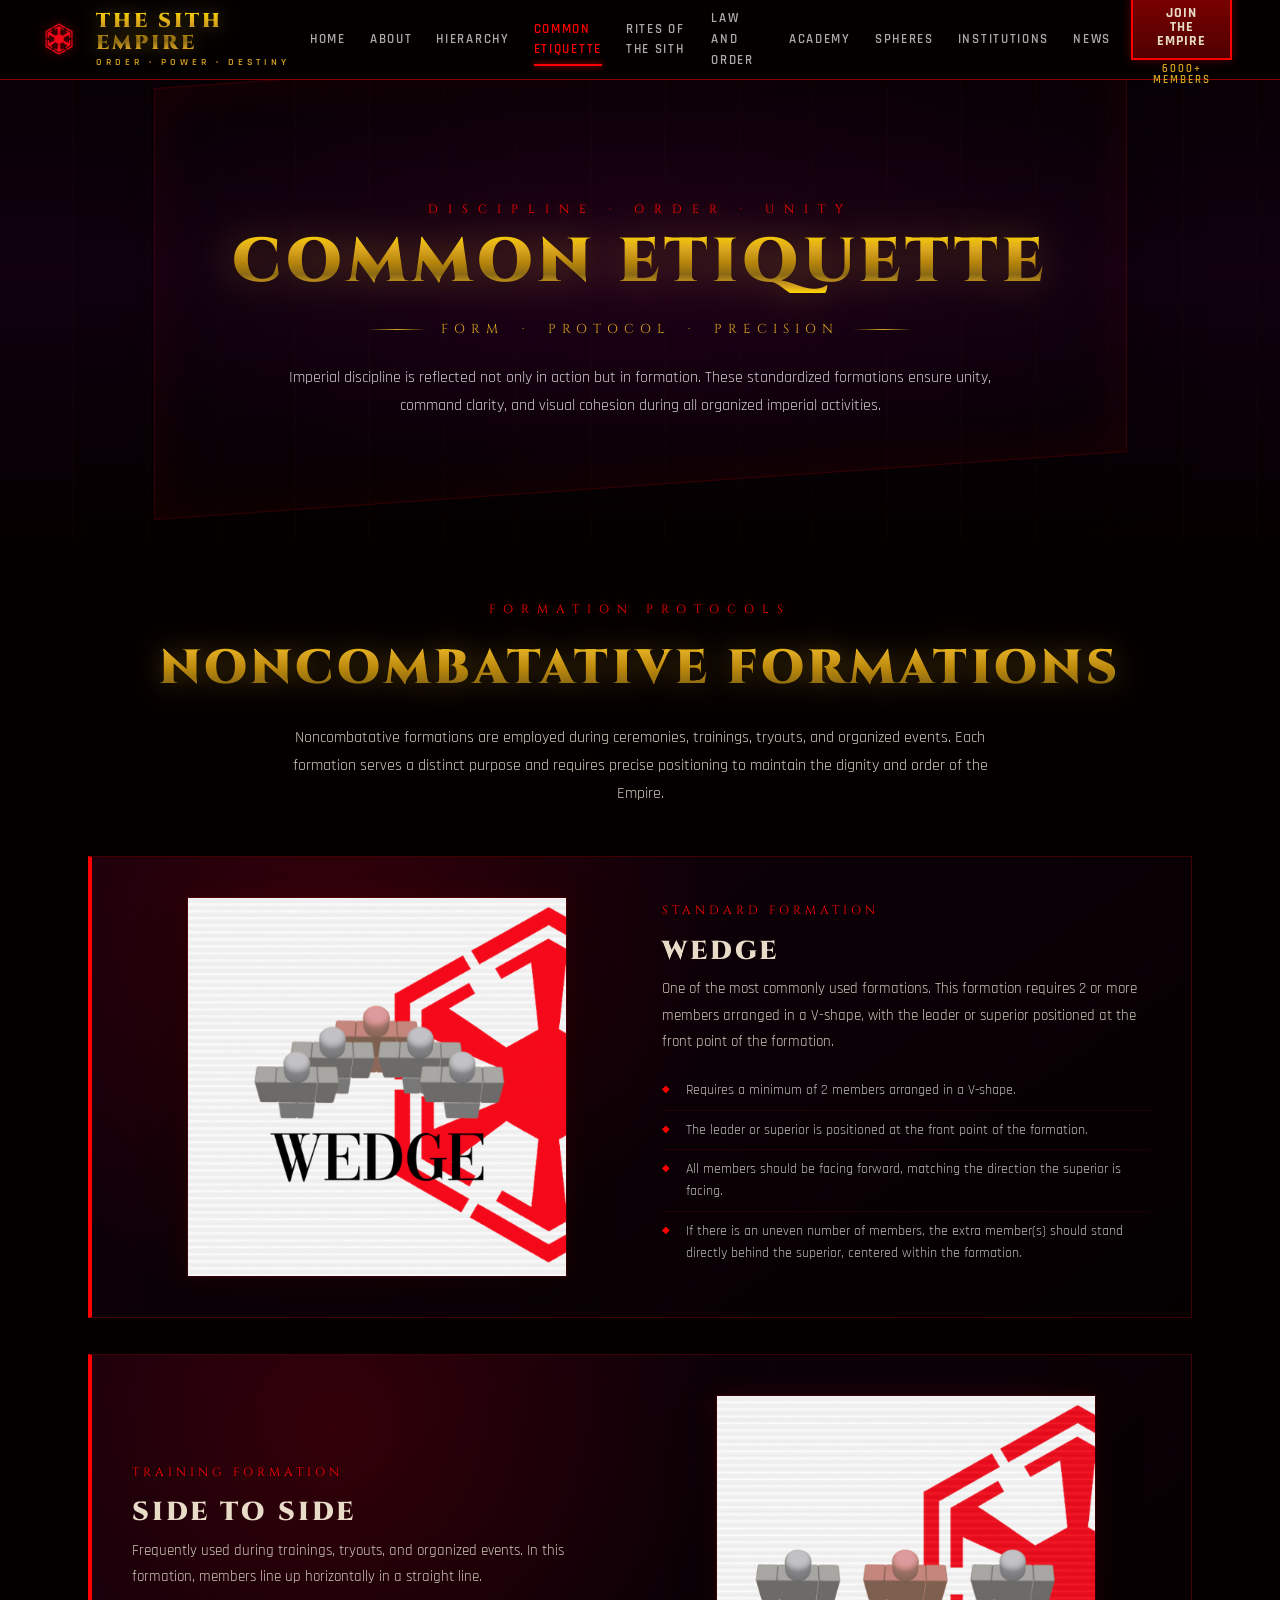
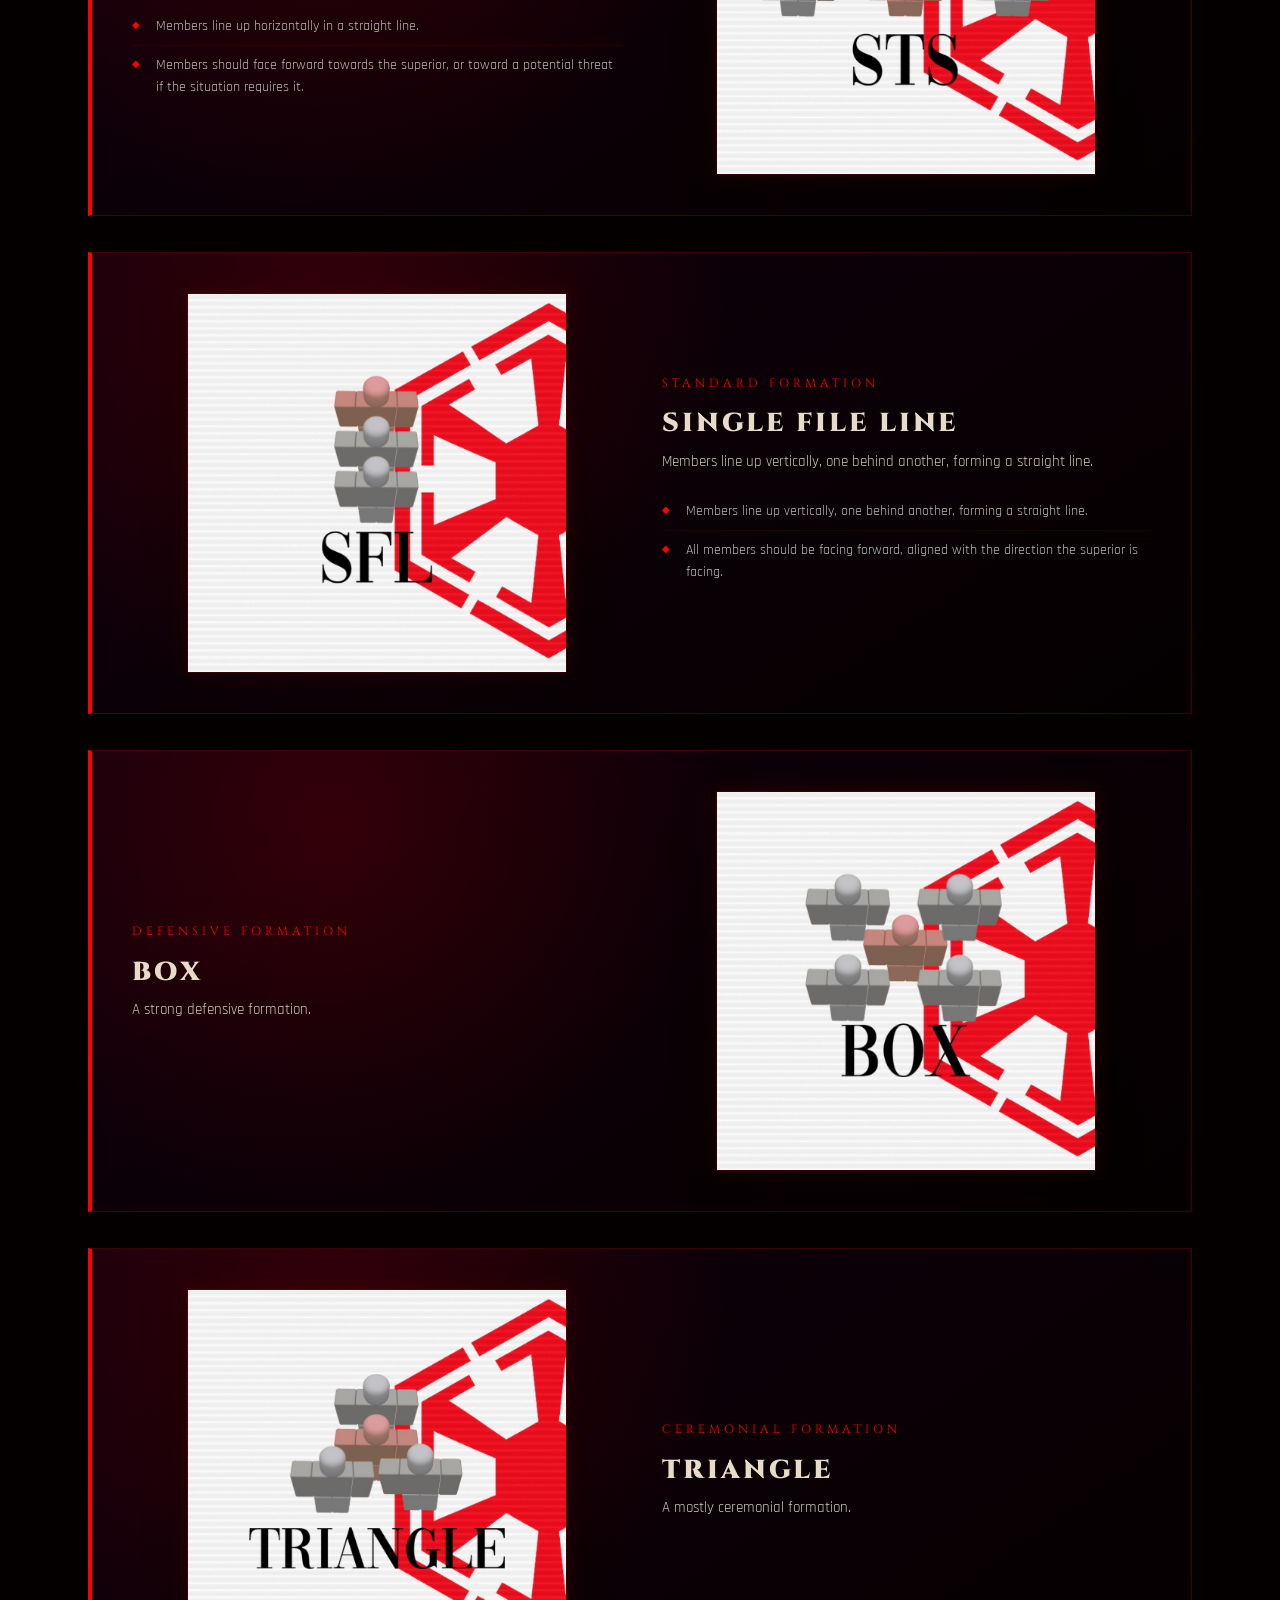
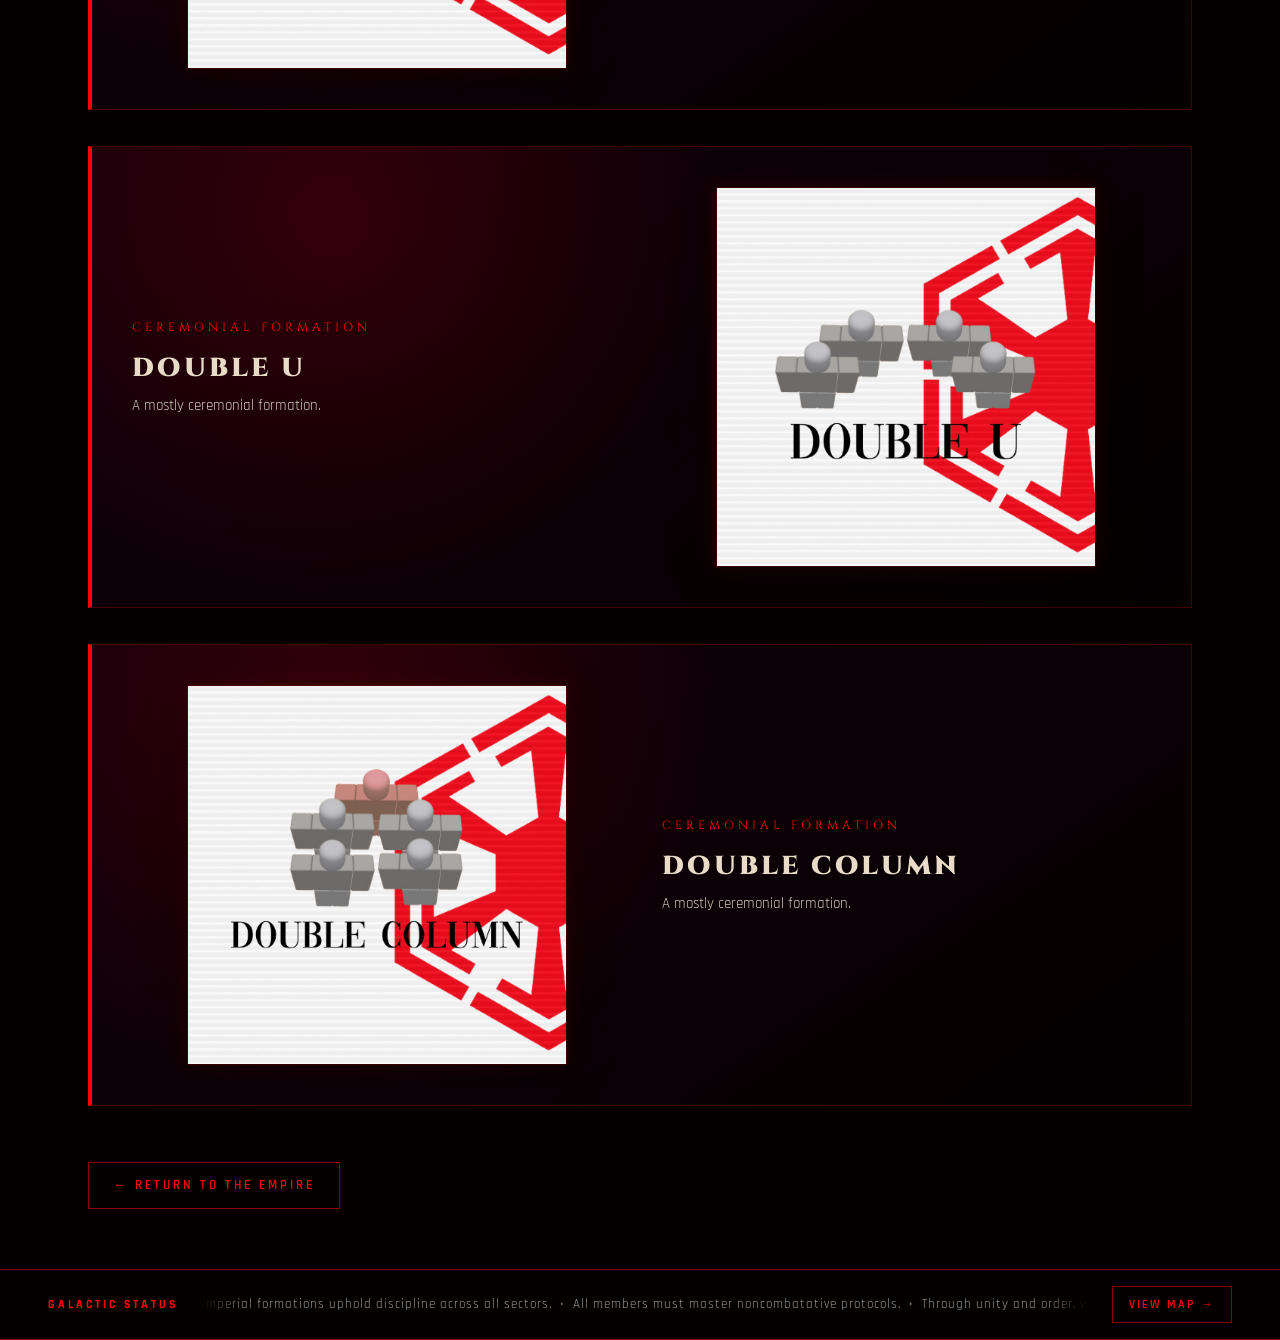
<file: common-etiquette.html>
<!DOCTYPE html>
<html lang="en">
<head>
  <meta charset="UTF-8">
  <meta name="viewport" content="width=device-width, initial-scale=1.0">
  <title>Common Etiquette - The Sith Empire</title>
  <link href="https://fonts.googleapis.com/css2?family=Cinzel:wght@400;700;900&family=Rajdhani:wght@300;400;500;600;700&display=swap" rel="stylesheet">
  <style>
    * { margin: 0; padding: 0; box-sizing: border-box; }
    :root {
      --bg-deep: #050000;
      --accent-red: #8B0000;
      --glow-red: #FF0000;
      --text-light: #E8DCC8;
      --text-dim: #999;
      --gold: #DAA520;
      --gold-bright: #FFD700;
      --border-steel: #333333;
      --font-display: 'Cinzel', serif;
      --font-body: 'Rajdhani', sans-serif;
      --etiquette: #FF0000;
    }
    html { scroll-behavior: smooth; }
    body { background: var(--bg-deep); color: var(--text-light); font-family: var(--font-body); font-size: 16px; line-height: 1.6; overflow-x: hidden; }
    a { text-decoration: none; color: inherit; }

    /* === UNIVERSAL IMPERIAL NAVIGATION (from index.html) === */
    #site-header {
      position: fixed !important;
      top: 0 !important;
      left: 0 !important;
      right: 0 !important;
      z-index: 1000 !important;
      height: 80px !important;
      min-height: 80px !important;
      background: rgba(5,0,0,0.92) !important;
      border: 0 !important;
      border-bottom: 1px solid var(--accent-red, #8B0000) !important;
      border-radius: 0 !important;
      box-shadow: none !important;
      backdrop-filter: blur(12px) !important;
      display: flex !important;
      align-items: center !important;
      padding: 0 48px 0 34px !important;
    }
    #site-header::before { content: none !important; display: none !important; }
    .header-inner {
      width: 100% !important;
      margin: 0 !important;
      display: grid !important;
      grid-template-columns: 1fr auto 1fr !important;
      align-items: center !important;
      gap: 20px !important;
    }
    .logo-area {
      display: flex !important;
      align-items: center !important;
      gap: 12px !important;
      justify-self: start !important;
      color: inherit !important;
      text-decoration: none !important;
    }
    .logo-icon {
      width: 50px !important;
      height: 50px !important;
      position: relative !important;
      flex: 0 0 auto !important;
    }
    .logo-icon::before { content: none !important; display: none !important; animation: none !important; }
    .logo-icon img {
      width: 100% !important;
      height: 100% !important;
      object-fit: contain !important;
      filter: drop-shadow(0 0 6px rgba(255,0,0,0.5)) !important;
    }
    .logo-text h1 {
      font-family: 'Cinzel', serif !important;
      font-size: 20px !important;
      font-weight: 900 !important;
      background: linear-gradient(180deg, #FFD700 0%, #DAA520 30%, #B8860B 50%, #8B6914 70%, #DAA520 90%, #FFD700 100%) !important;
      -webkit-background-clip: text !important;
      background-clip: text !important;
      -webkit-text-fill-color: transparent !important;
      text-shadow: none !important;
      filter: drop-shadow(0 0 8px rgba(218,165,32,0.4)) drop-shadow(0 2px 4px rgba(0,0,0,0.8)) !important;
      letter-spacing: 3px !important;
      line-height: 1.1 !important;
      margin: 0 !important;
    }
    .logo-text span {
      display: block !important;
      margin-top: 0 !important;
      font-family: 'Rajdhani', sans-serif !important;
      font-size: 10px !important;
      font-weight: 600 !important;
      color: #DAA520 !important;
      letter-spacing: 4px !important;
      text-transform: uppercase !important;
      white-space: nowrap !important;
    }
    .nav-links {
      display: flex !important;
      gap: 32px !important;
      align-items: center !important;
      justify-content: center !important;
      justify-self: center !important;
      flex-wrap: nowrap !important;
    }
    .nav-links a {
      font-family: 'Rajdhani', sans-serif !important;
      font-size: 14px !important;
      font-weight: 600 !important;
      text-transform: uppercase !important;
      letter-spacing: 2px !important;
      color: #aaa !important;
      position: relative !important;
      padding: 4px 0 !important;
      text-decoration: none !important;
      transition: color 0.3s ease, text-shadow 0.3s ease !important;
      transform: none !important;
    }
    .nav-links a::before { content: none !important; display: none !important; }
    .nav-links a::after {
      content: '' !important;
      position: absolute !important;
      bottom: -2px !important;
      left: 50% !important;
      right: 50% !important;
      width: auto !important;
      height: 2px !important;
      background: var(--glow-red, #FF0000) !important;
      box-shadow: 0 0 6px var(--glow-red, #FF0000) !important;
      transition: left 0.3s ease, right 0.3s ease !important;
      transform: none !important;
    }
    .nav-links a:hover,
    .nav-links a.active {
      color: var(--glow-red, #FF0000) !important;
      text-shadow: none !important;
      transform: none !important;
    }
    .nav-links a:hover::after,
    .nav-links a.active::after { left: 0 !important; right: 0 !important; }
    .header-cta {
      display: flex !important;
      flex-direction: column !important;
      align-items: center !important;
      justify-content: center !important;
      gap: 2px !important;
      justify-self: end !important;
      text-align: center !important;
    }
    .header-cta a {
      font-family: 'Rajdhani', sans-serif !important;
      font-weight: 700 !important;
      font-size: 14px !important;
      line-height: 1 !important;
      text-transform: uppercase !important;
      letter-spacing: 1px !important;
      color: var(--text-light, #E8DCC8) !important;
      background: linear-gradient(to bottom, #7A0000, #500000) !important;
      border: 2px solid var(--glow-red, #FF0000) !important;
      border-radius: 0 !important;
      padding: 10px 24px !important;
      box-shadow: 0 0 10px rgba(255,0,0,0.3) !important;
      transition: all 0.3s ease !important;
      text-decoration: none !important;
      isolation: auto !important;
      overflow: visible !important;
    }
    .header-cta a::after { content: none !important; display: none !important; }
    .header-cta a:hover {
      background: linear-gradient(to bottom, #A00000, #700000) !important;
      transform: scale(1.05) !important;
      box-shadow: 0 0 20px rgba(255,0,0,0.5) !important;
    }
    .header-cta small {
      display: block !important;
      font-family: 'Rajdhani', sans-serif !important;
      font-size: 8px !important;
      line-height: 1 !important;
      font-weight: 600 !important;
      color: #DAA520 !important;
      letter-spacing: 1.25px !important;
      text-transform: uppercase !important;
      text-align: center !important;
    }
    @media (max-width: 1180px) {
      #site-header { height: auto !important; min-height: 80px !important; padding: 12px 22px !important; }
      .header-inner { grid-template-columns: 1fr !important; justify-items: center !important; gap: 12px !important; }
      .logo-area, .header-cta { justify-self: center !important; }
      .nav-links { flex-wrap: wrap !important; gap: 10px 20px !important; }
    }
    @media (max-width: 720px) {
      #site-header { position: absolute !important; padding: 14px !important; }
      .nav-links { gap: 9px 14px !important; }
      .nav-links a { font-size: 11px !important; }
      .header-cta a { padding: 9px 14px !important; font-size: 12px !important; }
    }

    /* HERO */
    .etiquette-hero {
      min-height: 60vh;
      padding: 140px 48px 60px;
      display: grid; place-items: center;
      position: relative;
      overflow: hidden;
      background:
        radial-gradient(ellipse at center, rgba(120,0,80,0.15) 0%, transparent 60%),
        linear-gradient(180deg, #050000 0%, #100010 50%, #050000 100%);
    }
    .etiquette-hero::before {
      content: '';
      position: absolute;
      inset: 10% 12%;
      border: 1px solid rgba(255,0,0,0.18);
      transform: skewY(-4deg);
      box-shadow: inset 0 0 60px rgba(255,0,0,0.08), 0 0 70px rgba(0,0,0,.4);
    }
    .etiquette-hero::after {
      content: '';
      position: absolute;
      inset: 0;
      background: repeating-linear-gradient(90deg, transparent 0 72px, rgba(218,165,32,.035) 73px, transparent 74px),
                  repeating-linear-gradient(0deg, transparent 0 72px, rgba(255,0,0,0.035) 73px, transparent 74px);
      opacity: .75;
      pointer-events: none;
    }
    .hero-wrap { position: relative; z-index: 1; max-width: 900px; text-align: center; }
    .hero-eyebrow {
      font-family: var(--font-display);
      letter-spacing: 10px;
      color: var(--etiquette);
      font-size: 12px;
      margin-bottom: 12px;
      text-shadow: 0 0 10px rgba(255,0,0,0.45);
    }
    .hero-title {
      font-family: var(--font-display);
      font-size: clamp(44px, 5.5vw, 62px);
      font-weight: 900;
      background: linear-gradient(180deg, #FFD700 0%, #DAA520 30%, #B8860B 50%, #8B6914 70%, #DAA520 90%, #FFD700 100%);
      -webkit-background-clip: text; -webkit-text-fill-color: transparent; background-clip: text;
      filter: drop-shadow(0 0 20px rgba(218,165,32,.4));
      letter-spacing: 5px;
      line-height: 1;
      margin-bottom: 20px;
    }
    .hero-tagline {
      display: inline-flex; align-items: center; gap: 14px;
      font-family: var(--font-display);
      letter-spacing: 6px;
      color: var(--gold);
      font-size: 13px;
      margin-bottom: 24px;
      text-transform: uppercase;
    }
    .hero-tagline::before, .hero-tagline::after {
      content: ''; display: block; width: 60px; height: 1px;
      background: linear-gradient(90deg, transparent, var(--gold), transparent);
    }
    .hero-desc { max-width: 720px; margin: 0 auto; color: #ccc; font-size: 16px; line-height: 1.75; }

    /* FORMATIONS SECTION */
    .formations-shell { max-width: 1200px; margin: 0 auto; padding: 60px 48px 40px; }
    .section-header {
      text-align: center;
      margin-bottom: 48px;
    }
    .section-mark {
      font-family: var(--font-display);
      letter-spacing: 8px;
      color: var(--etiquette);
      font-size: 12px;
      text-transform: uppercase;
      margin-bottom: 12px;
      text-shadow: 0 0 10px rgba(255,0,0,0.45);
    }
    .section-title {
      font-family: var(--font-display);
      font-size: clamp(32px, 4vw, 48px);
      font-weight: 900;
      background: linear-gradient(180deg, #FFD700 0%, #DAA520 30%, #B8860B 50%, #8B6914 70%, #DAA520 90%, #FFD700 100%);
      -webkit-background-clip: text; -webkit-text-fill-color: transparent; background-clip: text;
      filter: drop-shadow(0 0 14px rgba(218,165,32,.35));
      letter-spacing: 4px;
      text-transform: uppercase;
      margin-bottom: 16px;
    }
    .section-desc {
      max-width: 700px;
      margin: 0 auto;
      color: #cfc9bb;
      font-size: 16px;
      line-height: 1.75;
    }

    /* Formation Cards */
    .formation-card {
      position: relative;
      display: grid;
      grid-template-columns: 1fr 1fr;
      gap: 40px;
      align-items: center;
      padding: 40px;
      margin-bottom: 36px;
      background: linear-gradient(145deg, rgba(20,0,14,0.88), rgba(4,0,0,0.96));
      border: 1px solid rgba(255,0,0,0.22);
      border-left: 4px solid var(--etiquette);
      overflow: hidden;
      transition: border-color 0.4s ease, box-shadow 0.4s ease;
    }
    .formation-card.alt {
      grid-template-columns: 1fr 1fr;
    }
    .formation-card.alt .formation-image { order: 2; }
    .formation-card.alt .formation-body { order: 1; }

    .formation-card::before {
      content: '';
      position: absolute;
      inset: 0;
      background: radial-gradient(circle at 22% 16%, rgba(255,0,0,0.15), transparent 42%);
      pointer-events: none;
    }
    .formation-card:hover {
      border-color: var(--etiquette);
      box-shadow: 0 0 40px rgba(0,0,0,0.5), 0 0 20px rgba(255,0,0,0.2);
    }

    .formation-image {
      position: relative;
      z-index: 1;
      display: grid;
      place-items: center;
    }
    .formation-image img {
      width: 100%;
      max-width: 380px;
      height: auto;
      border: 1px solid rgba(255,0,0,0.18);
      box-shadow: 0 8px 32px rgba(0,0,0,0.6), 0 0 20px rgba(255,0,0,0.15);
    }

    .formation-body {
      position: relative;
      z-index: 1;
    }
    .formation-name {
      font-family: var(--font-display);
      font-size: 26px;
      font-weight: 900;
      color: var(--text-light);
      letter-spacing: 3px;
      line-height: 1.15;
      text-transform: uppercase;
      margin-bottom: 10px;
    }
    .formation-type {
      font-family: var(--font-display);
      font-size: 12px;
      letter-spacing: 4px;
      color: var(--etiquette);
      text-transform: uppercase;
      margin-bottom: 16px;
    }
    .formation-desc {
      color: #cfc9bb;
      font-size: 15px;
      line-height: 1.75;
      margin-bottom: 16px;
    }
    .formation-rules {
      list-style: none;
      padding: 0;
    }
    .formation-rules li {
      position: relative;
      padding: 8px 0 8px 24px;
      color: #bbb;
      font-size: 14px;
      line-height: 1.6;
      border-bottom: 1px solid rgba(255,0,0,0.1);
    }
    .formation-rules li::before {
      content: '◆';
      position: absolute;
      left: 0;
      color: var(--etiquette);
      font-size: 10px;
      top: 10px;
    }
    .formation-rules li:last-child {
      border-bottom: none;
    }

    .back-link { display: inline-flex; align-items: center; gap: 8px; margin-top: 20px; font-size: 13px; font-weight: 600; color: var(--glow-red); text-transform: uppercase; letter-spacing: 3px; padding: 12px 24px; border: 1px solid var(--accent-red); transition: all 0.3s; }
    .back-link:hover { background: rgba(139,0,0,0.2); border-color: var(--glow-red); box-shadow: 0 0 10px rgba(255,0,0,0.2); }

    /* FOOTER */
    #site-footer { border-top: 1px solid var(--accent-red); border-bottom: 1px solid var(--accent-red); background: var(--bg-deep); padding: 16px 48px; display: flex; align-items: center; justify-content: space-between; margin-top: 20px; }
    .footer-label { font-size: 12px; font-weight: 700; text-transform: uppercase; letter-spacing: 3px; color: var(--glow-red); flex-shrink: 0; }
    .footer-ticker { flex: 1; overflow: hidden; margin: 0 24px; position: relative; }
    .footer-ticker::before, .footer-ticker::after { content: ''; position: absolute; top: 0; bottom: 0; width: 40px; z-index: 1; }
    .footer-ticker::before { left: 0; background: linear-gradient(to right, var(--bg-deep), transparent); }
    .footer-ticker::after { right: 0; background: linear-gradient(to left, var(--bg-deep), transparent); }
    .ticker-track { display: flex; white-space: nowrap; animation: tickerScroll 30s linear infinite; }
    .ticker-track span { font-size: 13px; color: #999; letter-spacing: 1px; padding-right: 80px; }
    @keyframes tickerScroll { 0% { transform: translateX(0); } 100% { transform: translateX(-50%); } }
    .footer-map-btn { flex-shrink: 0; font-family: var(--font-body); font-size: 12px; font-weight: 600; text-transform: uppercase; letter-spacing: 2px; color: var(--glow-red); border: 1px solid var(--accent-red); padding: 8px 16px; background: transparent; cursor: pointer; transition: all 0.3s; display: flex; align-items: center; gap: 6px; }
    .footer-map-btn:hover { background: rgba(139,0,0,0.2); border-color: var(--glow-red); box-shadow: 0 0 10px rgba(255,0,0,0.2); }

    /* RESPONSIVE */
    @media (max-width: 1024px) {
      .nav-links { display: none; }
      .formation-card, .formation-card.alt { grid-template-columns: 1fr; gap: 24px; }
      .formation-card.alt .formation-image { order: 0; }
      .formation-card.alt .formation-body { order: 1; }
      .formation-image img { max-width: 320px; }
    }
    @media (max-width: 768px) {
      #site-header { padding: 0 20px; }
      .etiquette-hero { padding: 120px 20px 40px; }
      .hero-title { font-size: 40px; letter-spacing: 4px; }
      .formations-shell { padding: 40px 20px; }
      .formation-card { padding: 24px; }
      .formation-image img { max-width: 280px; }
      .formation-name { font-size: 22px; }
      #site-footer { flex-direction: column; gap: 12px; text-align: center; padding: 16px 20px; }
      .footer-ticker { margin: 0; }
    }
  </style>
<link rel="stylesheet" href="mobile.css">
</head>
<body>

<header id="site-header">
  <div class="header-inner">
    <a href="index.html" class="logo-area">
      <div class="logo-icon"><img src="ts-empire-symbol.png" alt="Sith Empire Symbol"></div>
      <div class="logo-text">
        <h1>THE SITH EMPIRE</h1>
        <span>Order &middot; Power &middot; Destiny</span>
      </div>
    </a>
    <nav class="nav-links">
      <a href="index.html">Home</a>
      <a href="about.html">About</a>
      <a href="hierarchy.html">Hierarchy</a>
      <a href="common-etiquette.html" class="active">Common Etiquette</a>
      <a href="rites-of-the-sith.html">Rites of the Sith</a>
      <a href="law-and-order.html">Law and Order</a>
      <a href="academy.html">Academy</a>
      <a href="spheres.html">Spheres</a>
      <a href="institutions.html">Institutions</a>
      <a href="news.html">News</a>
    </nav>
    <div class="header-cta">
      <a href="https://discord.com/invite/bRE6W3CkBe">Join the Empire</a>
      <small>6000+ Members</small>
    </div>
  </div>
</header>

<section class="etiquette-hero">
  <div class="hero-wrap">
    <div class="hero-eyebrow">DISCIPLINE &middot; ORDER &middot; UNITY</div>
    <h1 class="hero-title">COMMON ETIQUETTE</h1>
    <div class="hero-tagline">Form &nbsp;&middot;&nbsp; Protocol &nbsp;&middot;&nbsp; Precision</div>
    <p class="hero-desc">Imperial discipline is reflected not only in action but in formation. These standardized formations ensure unity, command clarity, and visual cohesion during all organized imperial activities.</p>
  </div>
</section>

<main class="formations-shell">

  <div class="section-header">
    <div class="section-mark">Formation Protocols</div>
    <h2 class="section-title">Noncombatative Formations</h2>
    <p class="section-desc">Noncombatative formations are employed during ceremonies, trainings, tryouts, and organized events. Each formation serves a distinct purpose and requires precise positioning to maintain the dignity and order of the Empire.</p>
  </div>

  <!-- WEDGE -->
  <section class="formation-card">
    <div class="formation-image">
      <img src="formation-wedge.png" alt="Wedge Formation">
    </div>
    <div class="formation-body">
      <div class="formation-type">Standard Formation</div>
      <h3 class="formation-name">Wedge</h3>
      <p class="formation-desc">One of the most commonly used formations. This formation requires 2 or more members arranged in a V-shape, with the leader or superior positioned at the front point of the formation.</p>
      <ul class="formation-rules">
        <li>Requires a minimum of 2 members arranged in a V-shape.</li>
        <li>The leader or superior is positioned at the front point of the formation.</li>
        <li>All members should be facing forward, matching the direction the superior is facing.</li>
        <li>If there is an uneven number of members, the extra member(s) should stand directly behind the superior, centered within the formation.</li>
      </ul>
    </div>
  </section>

  <!-- SIDE TO SIDE -->
  <section class="formation-card alt">
    <div class="formation-image">
      <img src="formation-side-to-side.png" alt="Side to Side Formation">
    </div>
    <div class="formation-body">
      <div class="formation-type">Training Formation</div>
      <h3 class="formation-name">Side to Side</h3>
      <p class="formation-desc">Frequently used during trainings, tryouts, and organized events. In this formation, members line up horizontally in a straight line.</p>
      <ul class="formation-rules">
        <li>Members line up horizontally in a straight line.</li>
        <li>Members should face forward towards the superior, or toward a potential threat if the situation requires it.</li>
      </ul>
    </div>
  </section>

  <!-- SINGLE FILE LINE -->
  <section class="formation-card">
    <div class="formation-image">
      <img src="formation-single-file-line.png" alt="Single File Line Formation">
    </div>
    <div class="formation-body">
      <div class="formation-type">Standard Formation</div>
      <h3 class="formation-name">Single File Line</h3>
      <p class="formation-desc">Members line up vertically, one behind another, forming a straight line.</p>
      <ul class="formation-rules">
        <li>Members line up vertically, one behind another, forming a straight line.</li>
        <li>All members should be facing forward, aligned with the direction the superior is facing.</li>
      </ul>
    </div>
  </section>

  <!-- BOX -->
  <section class="formation-card alt">
    <div class="formation-image">
      <img src="formation-box.png" alt="Box Formation">
    </div>
    <div class="formation-body">
      <div class="formation-type">Defensive Formation</div>
      <h3 class="formation-name">Box</h3>
      <p class="formation-desc">A strong defensive formation.</p>
    </div>
  </section>

  <!-- TRIANGLE -->
  <section class="formation-card">
    <div class="formation-image">
      <img src="formation-triangle.png" alt="Triangle Formation">
    </div>
    <div class="formation-body">
      <div class="formation-type">Ceremonial Formation</div>
      <h3 class="formation-name">Triangle</h3>
      <p class="formation-desc">A mostly ceremonial formation.</p>
    </div>
  </section>

  <!-- DOUBLE U -->
  <section class="formation-card alt">
    <div class="formation-image">
      <img src="formation-double-u.png" alt="Double U Formation">
    </div>
    <div class="formation-body">
      <div class="formation-type">Ceremonial Formation</div>
      <h3 class="formation-name">Double U</h3>
      <p class="formation-desc">A mostly ceremonial formation.</p>
    </div>
  </section>

  <!-- DOUBLE COLUMN -->
  <section class="formation-card">
    <div class="formation-image">
      <img src="formation-double-column.png" alt="Double Column Formation">
    </div>
    <div class="formation-body">
      <div class="formation-type">Ceremonial Formation</div>
      <h3 class="formation-name">Double Column</h3>
      <p class="formation-desc">A mostly ceremonial formation.</p>
    </div>
  </section>

  <a href="index.html" class="back-link">&larr; Return to the Empire</a>
</main>

<footer id="site-footer">
  <div class="footer-label">Galactic Status</div>
  <div class="footer-ticker">
    <div class="ticker-track">
      <span>Imperial formations uphold discipline across all sectors. &nbsp;&bull;&nbsp; All members must master noncombatative protocols. &nbsp;&bull;&nbsp; Through unity and order, we achieve dominance. &nbsp;&bull;&nbsp;</span>
      <span>Imperial formations uphold discipline across all sectors. &nbsp;&bull;&nbsp; All members must master noncombatative protocols. &nbsp;&bull;&nbsp; Through unity and order, we achieve dominance. &nbsp;&bull;&nbsp;</span>
    </div>
  </div>
  <a href="map.html" class="footer-map-btn">View Map <span>&rarr;</span></a>
</footer>

<script src="mobile.js" defer></script>
</body>
</html>
</file>
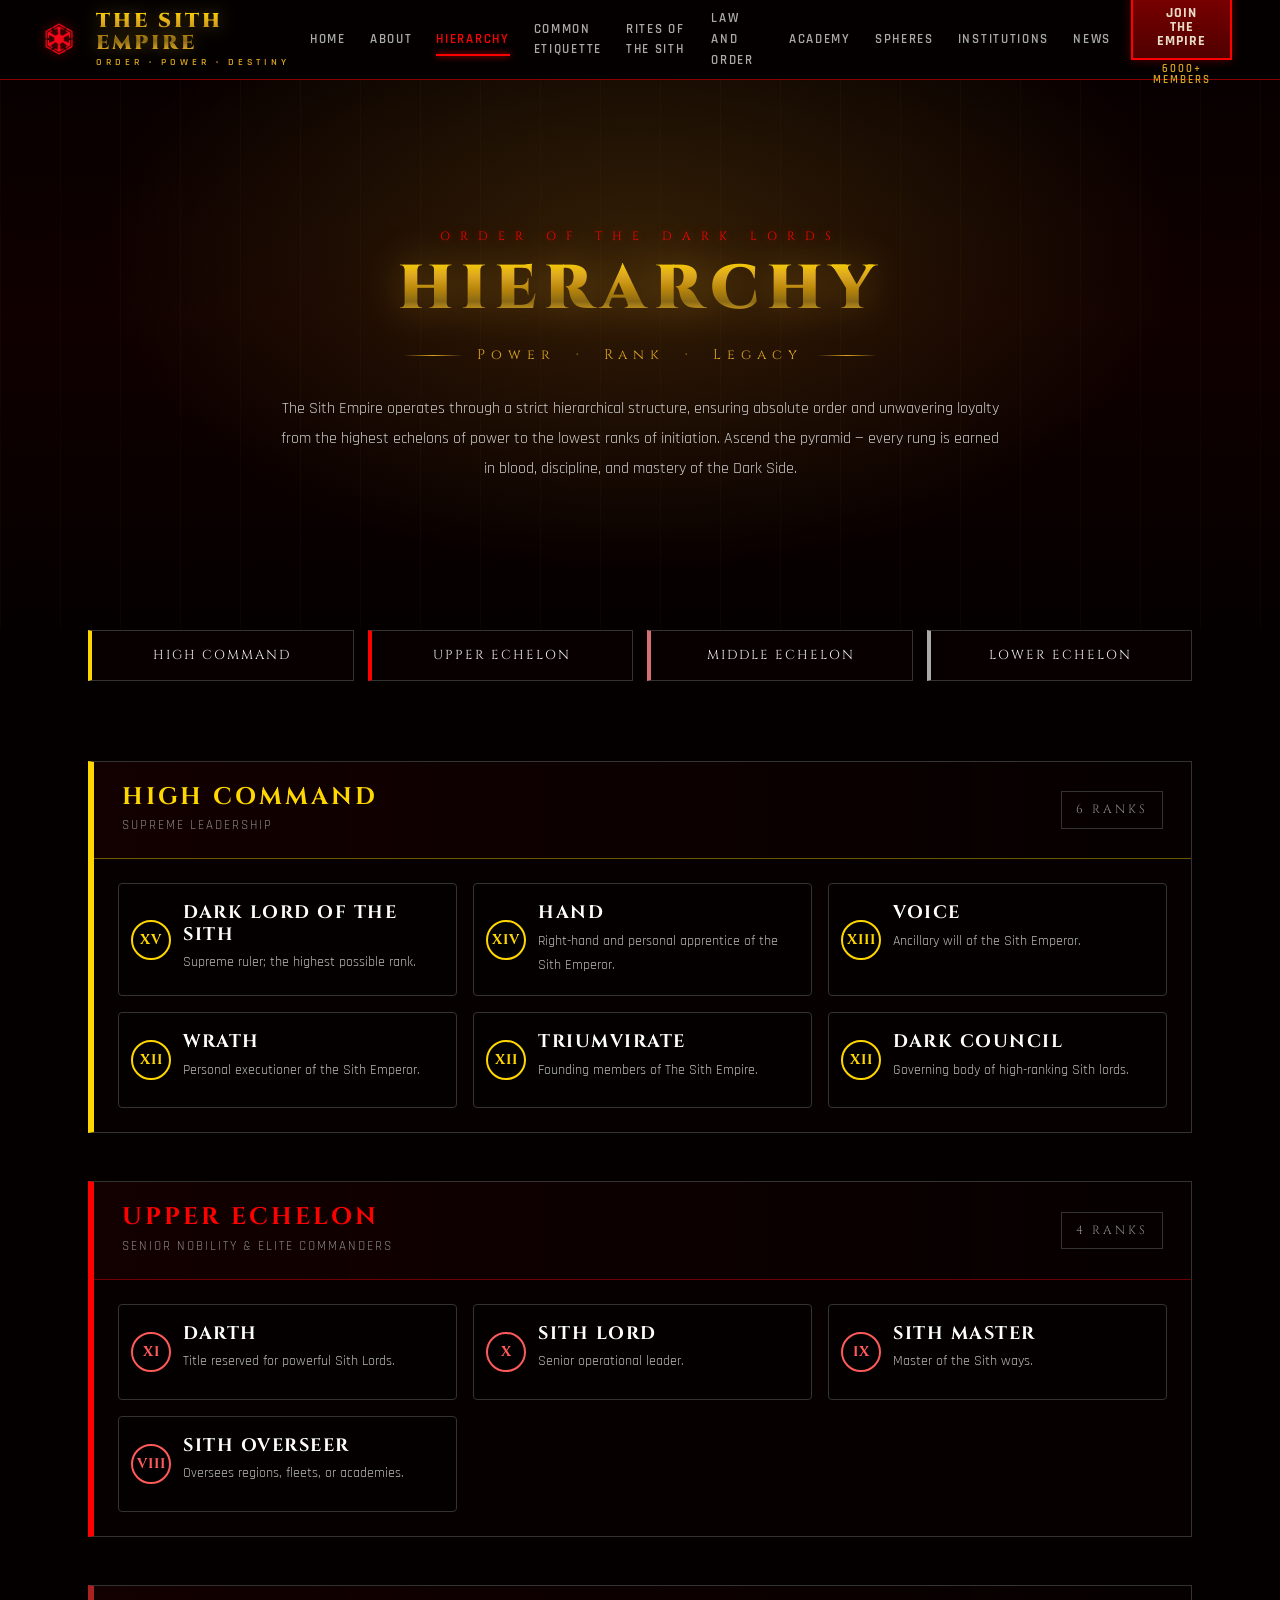
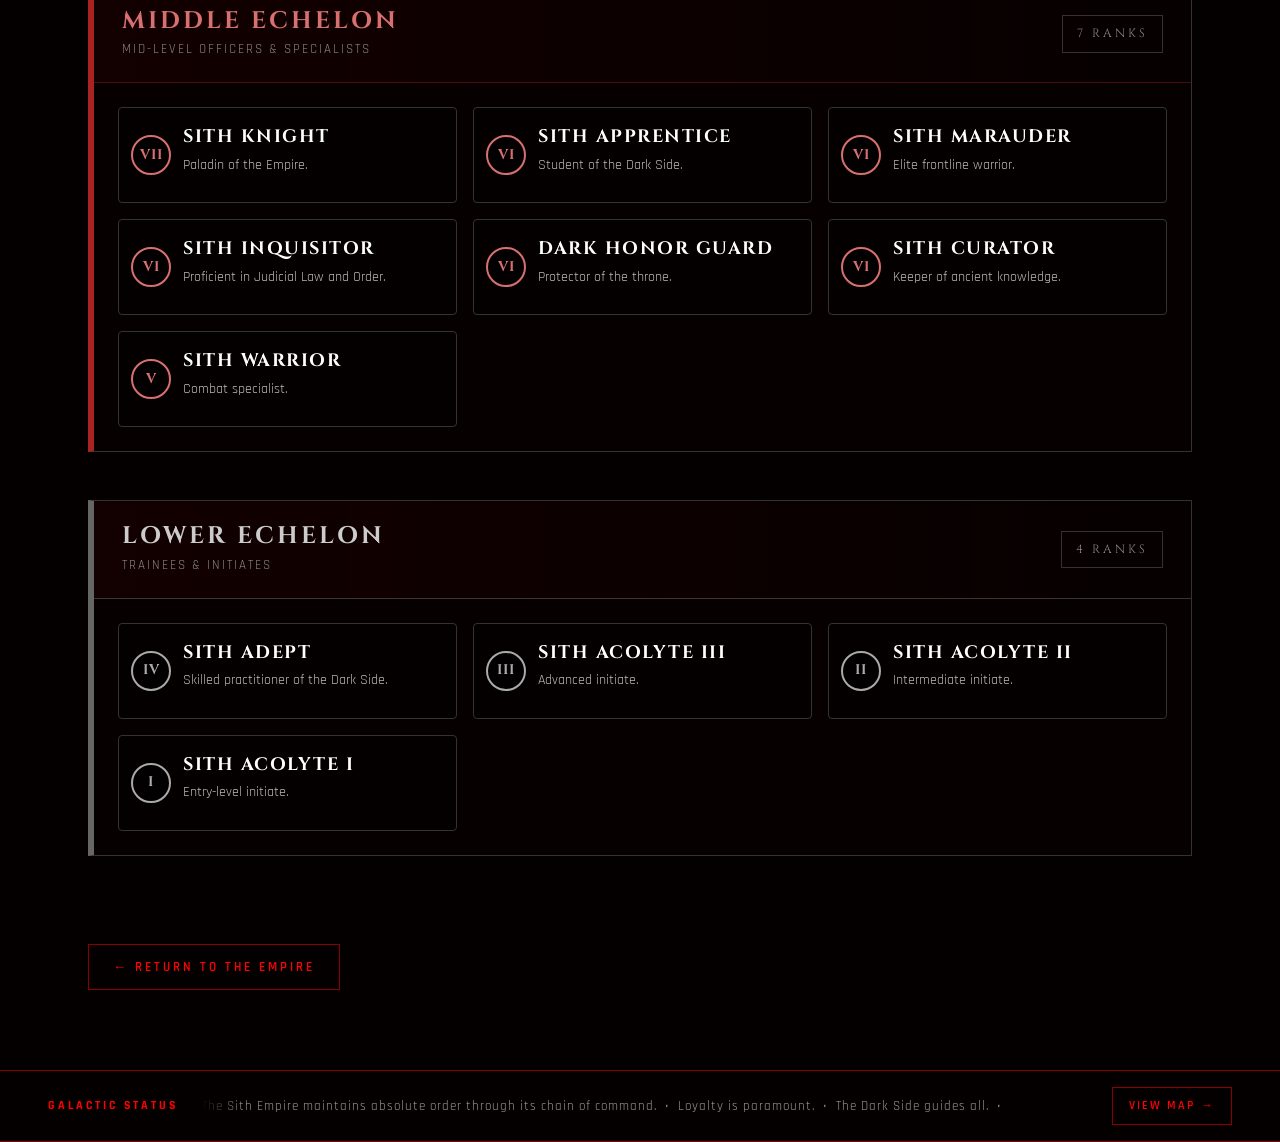
<file: hierarchy.html>
<!DOCTYPE html>
<html lang="en">
<head>
  <meta charset="UTF-8">
  <meta name="viewport" content="width=device-width, initial-scale=1.0">
  <title>Hierarchy - The Sith Empire</title>
  <link href="https://fonts.googleapis.com/css2?family=Cinzel:wght@400;700;900&family=Rajdhani:wght@300;400;500;600;700&display=swap" rel="stylesheet">
  <style>
    * { margin: 0; padding: 0; box-sizing: border-box; }
    :root {
      --bg-deep: #050000;
      --bg-secondary: #1A0000;
      --accent-red: #8B0000;
      --glow-red: #FF0000;
      --text-light: #E8DCC8;
      --text-dim: #888;
      --gold: #DAA520;
      --gold-bright: #FFD700;
      --border-steel: #333333;
      --font-display: 'Cinzel', serif;
      --font-body: 'Rajdhani', sans-serif;
    }
    html { scroll-behavior: smooth; }
    body { background: var(--bg-deep); color: var(--text-light); font-family: var(--font-body); font-size: 16px; line-height: 1.6; overflow-x: hidden; }
    a { text-decoration: none; color: inherit; }

    /* HEADER */
    #site-header { position: fixed; top: 0; left: 0; right: 0; z-index: 1000; height: 80px; background: rgba(5,0,0,0.92); border-bottom: 1px solid var(--accent-red); backdrop-filter: blur(12px); display: flex; align-items: center; padding: 0 48px 0 34px; }
    .header-inner { width: 100%; margin: 0; display: grid; grid-template-columns: 1fr auto 1fr; align-items: center; gap: 20px; }
    .logo-area { display: flex; align-items: center; gap: 12px; justify-self: start; }
    .logo-icon { width: 50px; height: 50px; }
    .logo-icon img { width: 100%; height: 100%; object-fit: contain; filter: drop-shadow(0 0 6px rgba(255,0,0,0.5)); }
    .logo-text h1 { font-family: var(--font-display); font-size: 20px; font-weight: 900; background: linear-gradient(180deg, #FFD700 0%, #DAA520 30%, #B8860B 50%, #8B6914 70%, #DAA520 90%, #FFD700 100%); -webkit-background-clip: text; -webkit-text-fill-color: transparent; background-clip: text; filter: drop-shadow(0 0 8px rgba(218,165,32,0.4)); letter-spacing: 3px; line-height: 1.1; }
    .logo-text span { font-size: 10px; font-weight: 600; color: #DAA520; letter-spacing: 4px; text-transform: uppercase; }
    .nav-links { display: flex; gap: 32px; align-items: center; justify-self: center; }
    .nav-links a { font-size: 14px; font-weight: 600; text-transform: uppercase; letter-spacing: 2px; color: #aaa; position: relative; padding: 4px 0; transition: color 0.3s ease; }
    .nav-links a::after { content: ''; position: absolute; bottom: -2px; left: 50%; right: 50%; height: 2px; background: var(--glow-red); box-shadow: 0 0 6px var(--glow-red); transition: left 0.3s ease, right 0.3s ease; }
    .nav-links a:hover, .nav-links a.active { color: var(--glow-red); }
    .nav-links a:hover::after, .nav-links a.active::after { left: 0; right: 0; }
    .header-cta { display: flex; flex-direction: column; align-items: center; gap: 6px; justify-self: end; text-align: center; }
    .header-cta a { font-weight: 700; font-size: 14px; text-transform: uppercase; letter-spacing: 1px; color: var(--text-light); background: linear-gradient(to bottom, #7A0000, #500000); border: 2px solid var(--glow-red); padding: 10px 24px; box-shadow: 0 0 10px rgba(255,0,0,0.3); transition: all 0.3s ease; }
    .header-cta a:hover { background: linear-gradient(to bottom, #A00000, #700000); transform: scale(1.05); box-shadow: 0 0 20px rgba(255,0,0,0.5); }
    .header-cta small { display: block; font-size: 11px; font-weight: 600; color: #DAA520; letter-spacing: 2px; text-transform: uppercase; text-align: center; }

    /* HERO — throne dais */
    .h-hero {
      position: relative;
      min-height: 70vh;
      padding: 140px 48px 60px;
      display: grid;
      place-items: center;
      overflow: hidden;
      background:
        radial-gradient(ellipse at 50% 40%, rgba(218,165,32,0.18) 0%, transparent 60%),
        linear-gradient(180deg, #050000 0%, #100000 50%, #050000 100%);
    }
    .h-hero::before {
      content: '';
      position: absolute; inset: 0;
      background: repeating-linear-gradient(90deg, rgba(218,165,32,0.05) 0 1px, transparent 1px 60px);
      opacity: 0.6;
      pointer-events: none;
    }
    .h-hero-wrap {
      position: relative;
      z-index: 1;
      text-align: center;
      max-width: 900px;
    }
    .h-crown {
      width: 180px; height: 180px;
      margin: 0 auto 24px;
      position: relative;
      display: grid; place-items: center;
    }
    .h-crown::before, .h-crown::after {
      content: '';
      position: absolute; inset: 0;
      border-radius: 50%;
      border: 1px dashed rgba(218,165,32,0.5);
      animation: crownSpin 40s linear infinite;
    }
    .h-crown::after { inset: 18px; border-style: dotted; animation-duration: 26s; animation-direction: reverse; border-color: rgba(255,0,0,0.5); }
    @keyframes crownSpin { to { transform: rotate(360deg); } }
    .h-crown img {
      width: 108px; height: 108px; object-fit: contain;
      filter: drop-shadow(0 0 25px rgba(218,165,32,0.6));
      animation: crownFloat 4s ease-in-out infinite;
    }
    @keyframes crownFloat { 0%,100% { transform: translateY(0); } 50% { transform: translateY(-8px); } }
    .h-eyebrow {
      font-family: var(--font-display);
      letter-spacing: 10px;
      color: var(--glow-red);
      font-size: 12px;
      margin-bottom: 12px;
      text-shadow: 0 0 10px rgba(255,0,0,0.4);
    }
    .h-title {
      font-family: var(--font-display);
      font-size: clamp(44px, 5.5vw, 62px);
      font-weight: 900;
      background: linear-gradient(180deg, #FFD700 0%, #DAA520 30%, #B8860B 50%, #8B6914 70%, #DAA520 90%, #FFD700 100%);
      -webkit-background-clip: text; -webkit-text-fill-color: transparent; background-clip: text;
      filter: drop-shadow(0 0 20px rgba(218,165,32,0.4));
      letter-spacing: 8px;
      line-height: 1;
      margin-bottom: 24px;
    }
    .h-tagline {
      font-family: var(--font-display);
      letter-spacing: 6px;
      color: var(--gold);
      font-size: 14px;
      display: inline-flex; align-items: center; gap: 14px;
      margin-bottom: 28px;
    }
    .h-tagline::before, .h-tagline::after {
      content: ''; display: block; width: 60px; height: 1px;
      background: linear-gradient(90deg, transparent, var(--gold), transparent);
    }
    .h-desc {
      color: #ccc;
      max-width: 720px;
      margin: 0 auto;
      font-size: 16px;
      line-height: 1.85;
    }

    /* HIERARCHY LAYOUT — readable tier stack */
    .pyramid-shell { max-width: 1200px; margin: 0 auto; padding: 40px 48px 80px; }
    .tier { position: relative; margin-bottom: 48px; background: rgba(10,0,0,0.55); border: 1px solid var(--border-steel); border-left: 6px solid var(--border-steel); }

    .tier-header {
      display: flex;
      align-items: center;
      gap: 20px;
      padding: 22px 28px;
      background: linear-gradient(90deg, rgba(20,0,0,0.9), rgba(5,0,0,0.4));
      border-bottom: 1px solid var(--border-steel);
    }
    .tier-numeral {
      flex-shrink: 0;
      width: 64px; height: 64px;
      display: grid; place-items: center;
      font-family: var(--font-display);
      font-size: 28px;
      font-weight: 900;
      line-height: 1;
      color: #0a0000;
      background: currentColor;
      border-radius: 50%;
      letter-spacing: 1px;
    }
    .tier-numeral span { color: #0a0000; }
    .tier-heading { flex: 1; min-width: 0; }
    .tier-name {
      font-family: var(--font-display);
      font-size: 24px;
      font-weight: 700;
      letter-spacing: 3px;
      text-transform: uppercase;
      line-height: 1.15;
      margin-bottom: 4px;
    }
    .tier-sub {
      font-size: 13px;
      letter-spacing: 2px;
      color: var(--text-dim);
      text-transform: uppercase;
    }
    .tier-count {
      flex-shrink: 0;
      font-family: var(--font-display);
      font-size: 12px;
      letter-spacing: 3px;
      color: var(--text-dim);
      border: 1px solid var(--border-steel);
      padding: 8px 14px;
      text-transform: uppercase;
    }

    .tier-ranks {
      display: grid;
      grid-template-columns: repeat(auto-fill, minmax(280px, 1fr));
      gap: 16px;
      padding: 24px;
    }
    .rank {
      position: relative;
      padding: 18px 20px 18px 64px;
      background: rgba(0,0,0,0.4);
      border: 1px solid var(--border-steel);
      border-radius: 4px;
      transition: transform 0.25s ease, border-color 0.25s ease, background 0.25s ease;
      min-height: 96px;
    }
    .rank-roman {
      position: absolute;
      top: 50%; left: 12px;
      transform: translateY(-50%);
      width: 40px; height: 40px;
      display: grid; place-items: center;
      font-family: var(--font-display);
      font-size: 14px;
      font-weight: 700;
      letter-spacing: 1px;
      color: currentColor;
      border: 2px solid currentColor;
      border-radius: 50%;
      background: rgba(0,0,0,0.5);
    }
    .rank-title {
      font-family: var(--font-display);
      font-size: 18px;
      font-weight: 700;
      color: #fff;
      letter-spacing: 1.5px;
      text-transform: uppercase;
      margin-bottom: 6px;
      line-height: 1.2;
    }
    .rank-note {
      font-size: 14px;
      color: #bbb;
      line-height: 1.7;
      font-style: normal;
    }
    .rank:hover { transform: translateY(-2px); border-color: currentColor; background: rgba(10,0,0,0.6); }

    /* Tier color themes */
    .tier-1 { color: var(--gold-bright); border-left-color: var(--gold-bright); }
    .tier-1 .tier-header { border-bottom-color: rgba(255,215,0,0.4); }
    .tier-1 .tier-name { color: var(--gold-bright); }

    .tier-2 { color: #ff5a5a; border-left-color: var(--glow-red); }
    .tier-2 .tier-header { border-bottom-color: rgba(255,0,0,0.4); }
    .tier-2 .tier-name { color: var(--glow-red); }

    .tier-3 { color: #d97070; border-left-color: #aa2222; }
    .tier-3 .tier-header { border-bottom-color: rgba(170,34,34,0.4); }
    .tier-3 .tier-name { color: #d97070; }

    .tier-4 { color: #aaa; border-left-color: #666; }
    .tier-4 .tier-header { border-bottom-color: rgba(150,150,150,0.35); }
    .tier-4 .tier-name { color: #ccc; }

    /* Table of contents / legend */
    .tier-index {
      max-width: 1200px;
      margin: 0 auto 40px;
      padding: 0 48px;
      display: grid;
      grid-template-columns: repeat(auto-fit, minmax(220px, 1fr));
      gap: 14px;
    }
    .tier-index a {
      display: flex; align-items: center; gap: 12px;
      padding: 14px 16px;
      background: rgba(10,0,0,0.6);
      border: 1px solid var(--border-steel);
      border-left: 4px solid currentColor;
      transition: background 0.2s, transform 0.2s;
    }
    .tier-index a:hover { background: rgba(30,0,0,0.7); transform: translateX(3px); }
    .tier-index .idx-num {
      width: 32px; height: 32px;
      display: grid; place-items: center;
      font-family: var(--font-display);
      font-weight: 700;
      font-size: 13px;
      color: #0a0000;
      background: currentColor;
      border-radius: 50%;
    }
    .tier-index .idx-num span { color: #0a0000; }
    .tier-index .idx-label {
      font-family: var(--font-display);
      font-size: 13px;
      letter-spacing: 2px;
      text-transform: uppercase;
      color: #eee;
    }
    .tier-index .idx-1 { color: var(--gold-bright); }
    .tier-index .idx-2 { color: var(--glow-red); }
    .tier-index .idx-3 { color: #d97070; }
    .tier-index .idx-4 { color: #aaa; }

    .back-link { display: inline-flex; align-items: center; gap: 8px; margin-top: 40px; font-size: 13px; font-weight: 600; color: var(--glow-red); text-transform: uppercase; letter-spacing: 3px; padding: 12px 24px; border: 1px solid var(--accent-red); transition: all 0.3s; }
    .back-link:hover { background: rgba(139,0,0,0.2); border-color: var(--glow-red); box-shadow: 0 0 10px rgba(255,0,0,0.2); }

    /* FOOTER */
    #site-footer { border-top: 1px solid var(--accent-red); border-bottom: 1px solid var(--accent-red); background: var(--bg-deep); padding: 16px 48px; display: flex; align-items: center; justify-content: space-between; }
    .footer-label { font-size: 12px; font-weight: 700; text-transform: uppercase; letter-spacing: 3px; color: var(--glow-red); flex-shrink: 0; }
    .footer-ticker { flex: 1; overflow: hidden; margin: 0 24px; position: relative; }
    .footer-ticker::before, .footer-ticker::after { content: ''; position: absolute; top: 0; bottom: 0; width: 40px; z-index: 1; }
    .footer-ticker::before { left: 0; background: linear-gradient(to right, var(--bg-deep), transparent); }
    .footer-ticker::after { right: 0; background: linear-gradient(to left, var(--bg-deep), transparent); }
    .ticker-track { display: flex; white-space: nowrap; animation: tickerScroll 30s linear infinite; }
    .ticker-track span { font-size: 13px; color: #999; letter-spacing: 1px; padding-right: 80px; }
    @keyframes tickerScroll { 0% { transform: translateX(0); } 100% { transform: translateX(-50%); } }
    .footer-map-btn { flex-shrink: 0; font-family: var(--font-body); font-size: 12px; font-weight: 600; text-transform: uppercase; letter-spacing: 2px; color: var(--glow-red); border: 1px solid var(--accent-red); padding: 8px 16px; background: transparent; cursor: pointer; transition: all 0.3s; display: flex; align-items: center; gap: 6px; }
    .footer-map-btn:hover { background: rgba(139,0,0,0.2); border-color: var(--glow-red); box-shadow: 0 0 10px rgba(255,0,0,0.2); }

    @media (max-width: 900px) {
      .tier-strap { grid-template-columns: 1fr; }
      .tier-badge { clip-path: polygon(0 0, 100% 0, calc(100% - 14px) 100%, 14px 100%); padding: 20px; }
      .tier-numeral { font-size: 48px; }
    }
    @media (max-width: 768px) {
      #site-header { padding: 0 20px; }
      .nav-links { display: none; }
      .h-hero { padding: 120px 20px 40px; }
      .h-title { font-size: 40px; letter-spacing: 5px; }
      .h-crown { width: 130px; height: 130px; }
      .h-crown img { width: 80px; height: 80px; }
      .pyramid-shell { padding: 20px 20px 60px; }
      #site-footer { flex-direction: column; gap: 12px; text-align: center; padding: 16px 20px; }
      .footer-ticker { margin: 0; }
    }
  


/* === UNIVERSAL IMPERIAL NAVIGATION === */
#site-header {
  position: fixed !important;
  top: 0 !important;
  left: 0 !important;
  right: 0 !important;
  z-index: 1000 !important;
  height: 80px !important;
  min-height: 80px !important;
  background: rgba(5,0,0,0.92) !important;
  border: 0 !important;
  border-bottom: 1px solid var(--accent-red, #8B0000) !important;
  border-radius: 0 !important;
  box-shadow: none !important;
  backdrop-filter: blur(12px) !important;
  display: flex !important;
  align-items: center !important;
  padding: 0 48px 0 34px !important;
}
#site-header::before { content: none !important; display: none !important; }
.header-inner {
  width: 100% !important;
  margin: 0 !important;
  display: grid !important;
  grid-template-columns: 1fr auto 1fr !important;
  align-items: center !important;
  gap: 20px !important;
}
.logo-area {
  display: flex !important;
  align-items: center !important;
  gap: 12px !important;
  justify-self: start !important;
  color: inherit !important;
  text-decoration: none !important;
}
.logo-icon {
  width: 50px !important;
  height: 50px !important;
  position: relative !important;
  flex: 0 0 auto !important;
}
.logo-icon::before { content: none !important; display: none !important; animation: none !important; }
.logo-icon img {
  width: 100% !important;
  height: 100% !important;
  object-fit: contain !important;
  filter: drop-shadow(0 0 6px rgba(255,0,0,0.5)) !important;
}
.logo-text h1 {
  font-family: 'Cinzel', serif !important;
  font-size: 20px !important;
  font-weight: 900 !important;
  background: linear-gradient(180deg, #FFD700 0%, #DAA520 30%, #B8860B 50%, #8B6914 70%, #DAA520 90%, #FFD700 100%) !important;
  -webkit-background-clip: text !important;
  background-clip: text !important;
  -webkit-text-fill-color: transparent !important;
  text-shadow: none !important;
  filter: drop-shadow(0 0 8px rgba(218,165,32,0.4)) drop-shadow(0 2px 4px rgba(0,0,0,0.8)) !important;
  letter-spacing: 3px !important;
  line-height: 1.1 !important;
  margin: 0 !important;
}
.logo-text span {
  display: block !important;
  margin-top: 0 !important;
  font-family: 'Rajdhani', sans-serif !important;
  font-size: 10px !important;
  font-weight: 600 !important;
  color: #DAA520 !important;
  letter-spacing: 4px !important;
  text-transform: uppercase !important;
  white-space: nowrap !important;
}
.nav-links {
  display: flex !important;
  gap: 32px !important;
  align-items: center !important;
  justify-content: center !important;
  justify-self: center !important;
  flex-wrap: nowrap !important;
}
.nav-links a {
  font-family: 'Rajdhani', sans-serif !important;
  font-size: 14px !important;
  font-weight: 600 !important;
  text-transform: uppercase !important;
  letter-spacing: 2px !important;
  color: #aaa !important;
  position: relative !important;
  padding: 4px 0 !important;
  text-decoration: none !important;
  transition: color 0.3s ease, text-shadow 0.3s ease !important;
  transform: none !important;
}
.nav-links a::before { content: none !important; display: none !important; }
.nav-links a::after {
  content: '' !important;
  position: absolute !important;
  bottom: -2px !important;
  left: 50% !important;
  right: 50% !important;
  width: auto !important;
  height: 2px !important;
  background: var(--glow-red, #FF0000) !important;
  box-shadow: 0 0 6px var(--glow-red, #FF0000) !important;
  transition: left 0.3s ease, right 0.3s ease !important;
  transform: none !important;
}
.nav-links a:hover,
.nav-links a.active {
  color: var(--glow-red, #FF0000) !important;
  text-shadow: none !important;
  transform: none !important;
}
.nav-links a:hover::after,
.nav-links a.active::after { left: 0 !important; right: 0 !important; }
.header-cta {
  display: flex !important;
  flex-direction: column !important;
  align-items: center !important;
  justify-content: center !important;
  gap: 2px !important;
  justify-self: end !important;
  text-align: center !important;
}
.header-cta a {
  font-family: 'Rajdhani', sans-serif !important;
  font-weight: 700 !important;
  font-size: 14px !important;
  line-height: 1 !important;
  text-transform: uppercase !important;
  letter-spacing: 1px !important;
  color: var(--text-light, #E8DCC8) !important;
  background: linear-gradient(to bottom, #7A0000, #500000) !important;
  border: 2px solid var(--glow-red, #FF0000) !important;
  border-radius: 0 !important;
  padding: 10px 24px !important;
  box-shadow: 0 0 10px rgba(255,0,0,0.3) !important;
  transition: all 0.3s ease !important;
  text-decoration: none !important;
  isolation: auto !important;
  overflow: visible !important;
}
.header-cta a::after { content: none !important; display: none !important; }
.header-cta a:hover {
  background: linear-gradient(to bottom, #A00000, #700000) !important;
  transform: scale(1.05) !important;
  box-shadow: 0 0 20px rgba(255,0,0,0.5) !important;
}
.header-cta small {
  display: block !important;
  font-family: 'Rajdhani', sans-serif !important;
  font-size: 8px !important;
  line-height: 1 !important;
  font-weight: 600 !important;
  color: #DAA520 !important;
  letter-spacing: 1.25px !important;
  text-transform: uppercase !important;
  text-align: center !important;
}
@media (max-width: 1180px) {
  #site-header { height: auto !important; min-height: 80px !important; padding: 12px 22px !important; }
  .header-inner { grid-template-columns: 1fr !important; justify-items: center !important; gap: 12px !important; }
  .logo-area, .header-cta { justify-self: center !important; }
  .nav-links { flex-wrap: wrap !important; gap: 10px 20px !important; }
}
@media (max-width: 720px) {
  #site-header { position: absolute !important; padding: 14px !important; }
  .nav-links { gap: 9px 14px !important; }
  .nav-links a { font-size: 11px !important; }
  .header-cta a { padding: 9px 14px !important; font-size: 12px !important; }
}


/* === HIERARCHY HEADER NUMERAL REMOVAL === */
.tier-index a { justify-content: center !important; text-align: center !important; }
.tier-index .idx-label { text-align: center !important; }

/* === HERO RECENTERING AFTER EMBLEM REMOVAL === */
.h-hero-wrap {
  display: flex !important;
  flex-direction: column !important;
  align-items: center !important;
  justify-content: center !important;
  margin: 0 auto !important;
  text-align: center !important;
}

</style>
<link rel="stylesheet" href="mobile.css">
</head>
<body>
<header id="site-header">
  <div class="header-inner">
    <a href="index.html" class="logo-area">
      <div class="logo-icon"><img src="ts-empire-symbol.png" alt="Sith Empire Symbol"></div>
      <div class="logo-text">
        <h1>THE SITH EMPIRE</h1>
        <span>Order &middot; Power &middot; Destiny</span>
      </div>
    </a>
    <nav class="nav-links">
      <a href="index.html">Home</a>
      <a href="about.html">About</a>
      <a href="hierarchy.html" class="active">Hierarchy</a>
      <a href="common-etiquette.html">Common Etiquette</a>
      <a href="rites-of-the-sith.html">Rites of the Sith</a>
      <a href="law-and-order.html">Law and Order</a>
      <a href="academy.html">Academy</a>
      <a href="spheres.html">Spheres</a>
      <a href="institutions.html">Institutions</a>
      <a href="news.html">News</a>
    </nav>
    <div class="header-cta">
      <a href="https://discord.com/invite/bRE6W3CkBe">Join the Empire</a>
      <small>6000+ Members</small>
    </div>
  </div>
</header>

<section class="h-hero">
  <div class="h-hero-wrap">
    <div class="h-eyebrow">ORDER OF THE DARK LORDS</div>
    <h1 class="h-title">HIERARCHY</h1>
    <div class="h-tagline">Power &nbsp;&middot;&nbsp; Rank &nbsp;&middot;&nbsp; Legacy</div>
    <p class="h-desc">The Sith Empire operates through a strict hierarchical structure, ensuring absolute order and unwavering loyalty from the highest echelons of power to the lowest ranks of initiation. Ascend the pyramid — every rung is earned in blood, discipline, and mastery of the Dark Side.</p>
  </div>
</section>

<nav class="tier-index" aria-label="Jump to tier">
  <a href="#tier-1" class="idx-1"><span class="idx-label">High Command</span></a>
  <a href="#tier-2" class="idx-2"><span class="idx-label">Upper Echelon</span></a>
  <a href="#tier-3" class="idx-3"><span class="idx-label">Middle Echelon</span></a>
  <a href="#tier-4" class="idx-4"><span class="idx-label">Lower Echelon</span></a>
</nav>

<main class="pyramid-shell">

  <!-- TIER 1 — HIGH COMMAND -->
  <section class="tier tier-1" id="tier-1">
    <div class="tier-header">
      <div class="tier-heading">
        <div class="tier-name">High Command</div>
        <div class="tier-sub">Supreme Leadership</div>
      </div>
      <div class="tier-count">6 Ranks</div>
    </div>
    <div class="tier-ranks">
      <div class="rank">
        <div class="rank-roman">XV</div>
        <div class="rank-title">Dark Lord of the Sith</div>
        <div class="rank-note">Supreme ruler; the highest possible rank.</div>
      </div>
      <div class="rank">
        <div class="rank-roman">XIV</div>
        <div class="rank-title">Hand</div>
        <div class="rank-note">Right-hand and personal apprentice of the Sith Emperor.</div>
      </div>
      <div class="rank">
        <div class="rank-roman">XIII</div>
        <div class="rank-title">Voice</div>
        <div class="rank-note">Ancillary will of the Sith Emperor.</div>
      </div>
      <div class="rank">
        <div class="rank-roman">XII</div>
        <div class="rank-title">Wrath</div>
        <div class="rank-note">Personal executioner of the Sith Emperor.</div>
      </div>
      <div class="rank">
        <div class="rank-roman">XII</div>
        <div class="rank-title">Triumvirate</div>
        <div class="rank-note">Founding members of The Sith Empire.</div>
      </div>
      <div class="rank">
        <div class="rank-roman">XII</div>
        <div class="rank-title">Dark Council</div>
        <div class="rank-note">Governing body of high-ranking Sith lords.</div>
      </div>
    </div>
  </section>

  <!-- TIER 2 — UPPER ECHELON -->
  <section class="tier tier-2" id="tier-2">
    <div class="tier-header">
      <div class="tier-heading">
        <div class="tier-name">Upper Echelon</div>
        <div class="tier-sub">Senior Nobility &amp; Elite Commanders</div>
      </div>
      <div class="tier-count">4 Ranks</div>
    </div>
    <div class="tier-ranks">
      <div class="rank">
        <div class="rank-roman">XI</div>
        <div class="rank-title">Darth</div>
        <div class="rank-note">Title reserved for powerful Sith Lords.</div>
      </div>
      <div class="rank">
        <div class="rank-roman">X</div>
        <div class="rank-title">Sith Lord</div>
        <div class="rank-note">Senior operational leader.</div>
      </div>
      <div class="rank">
        <div class="rank-roman">IX</div>
        <div class="rank-title">Sith Master</div>
        <div class="rank-note">Master of the Sith ways.</div>
      </div>
      <div class="rank">
        <div class="rank-roman">VIII</div>
        <div class="rank-title">Sith Overseer</div>
        <div class="rank-note">Oversees regions, fleets, or academies.</div>
      </div>
    </div>
  </section>

  <!-- TIER 3 — MIDDLE ECHELON -->
  <section class="tier tier-3" id="tier-3">
    <div class="tier-header">
      <div class="tier-heading">
        <div class="tier-name">Middle Echelon</div>
        <div class="tier-sub">Mid-Level Officers &amp; Specialists</div>
      </div>
      <div class="tier-count">7 Ranks</div>
    </div>
    <div class="tier-ranks">
      <div class="rank">
        <div class="rank-roman">VII</div>
        <div class="rank-title">Sith Knight</div>
        <div class="rank-note">Paladin of the Empire.</div>
      </div>
      <div class="rank">
        <div class="rank-roman">VI</div>
        <div class="rank-title">Sith Apprentice</div>
        <div class="rank-note">Student of the Dark Side.</div>
      </div>
      <div class="rank">
        <div class="rank-roman">VI</div>
        <div class="rank-title">Sith Marauder</div>
        <div class="rank-note">Elite frontline warrior.</div>
      </div>
      <div class="rank">
        <div class="rank-roman">VI</div>
        <div class="rank-title">Sith Inquisitor</div>
        <div class="rank-note">Proficient in Judicial Law and Order.</div>
      </div>
      <div class="rank">
        <div class="rank-roman">VI</div>
        <div class="rank-title">Dark Honor Guard</div>
        <div class="rank-note">Protector of the throne.</div>
      </div>
      <div class="rank">
        <div class="rank-roman">VI</div>
        <div class="rank-title">Sith Curator</div>
        <div class="rank-note">Keeper of ancient knowledge.</div>
      </div>
      <div class="rank">
        <div class="rank-roman">V</div>
        <div class="rank-title">Sith Warrior</div>
        <div class="rank-note">Combat specialist.</div>
      </div>
    </div>
  </section>

  <!-- TIER 4 — LOWER ECHELON -->
  <section class="tier tier-4" id="tier-4">
    <div class="tier-header">
      <div class="tier-heading">
        <div class="tier-name">Lower Echelon</div>
        <div class="tier-sub">Trainees &amp; Initiates</div>
      </div>
      <div class="tier-count">4 Ranks</div>
    </div>
    <div class="tier-ranks">
      <div class="rank">
        <div class="rank-roman">IV</div>
        <div class="rank-title">Sith Adept</div>
        <div class="rank-note">Skilled practitioner of the Dark Side.</div>
      </div>
      <div class="rank">
        <div class="rank-roman">III</div>
        <div class="rank-title">Sith Acolyte III</div>
        <div class="rank-note">Advanced initiate.</div>
      </div>
      <div class="rank">
        <div class="rank-roman">II</div>
        <div class="rank-title">Sith Acolyte II</div>
        <div class="rank-note">Intermediate initiate.</div>
      </div>
      <div class="rank">
        <div class="rank-roman">I</div>
        <div class="rank-title">Sith Acolyte I</div>
        <div class="rank-note">Entry-level initiate.</div>
      </div>
    </div>
  </section>

  <a href="index.html" class="back-link">&larr; Return to the Empire</a>
</main>

<footer id="site-footer">
  <div class="footer-label">Galactic Status</div>
  <div class="footer-ticker">
    <div class="ticker-track">
      <span>The Sith Empire maintains absolute order through its chain of command. &nbsp;&bull;&nbsp; Loyalty is paramount. &nbsp;&bull;&nbsp; The Dark Side guides all. &nbsp;&bull;&nbsp;</span>
      <span>The Sith Empire maintains absolute order through its chain of command. &nbsp;&bull;&nbsp; Loyalty is paramount. &nbsp;&bull;&nbsp; The Dark Side guides all. &nbsp;&bull;&nbsp;</span>
    </div>
  </div>
  <a href="map.html" class="footer-map-btn">View Map <span>&rarr;</span></a>
</footer>

<script src="mobile.js" defer></script>
</body>
</html>
</file>
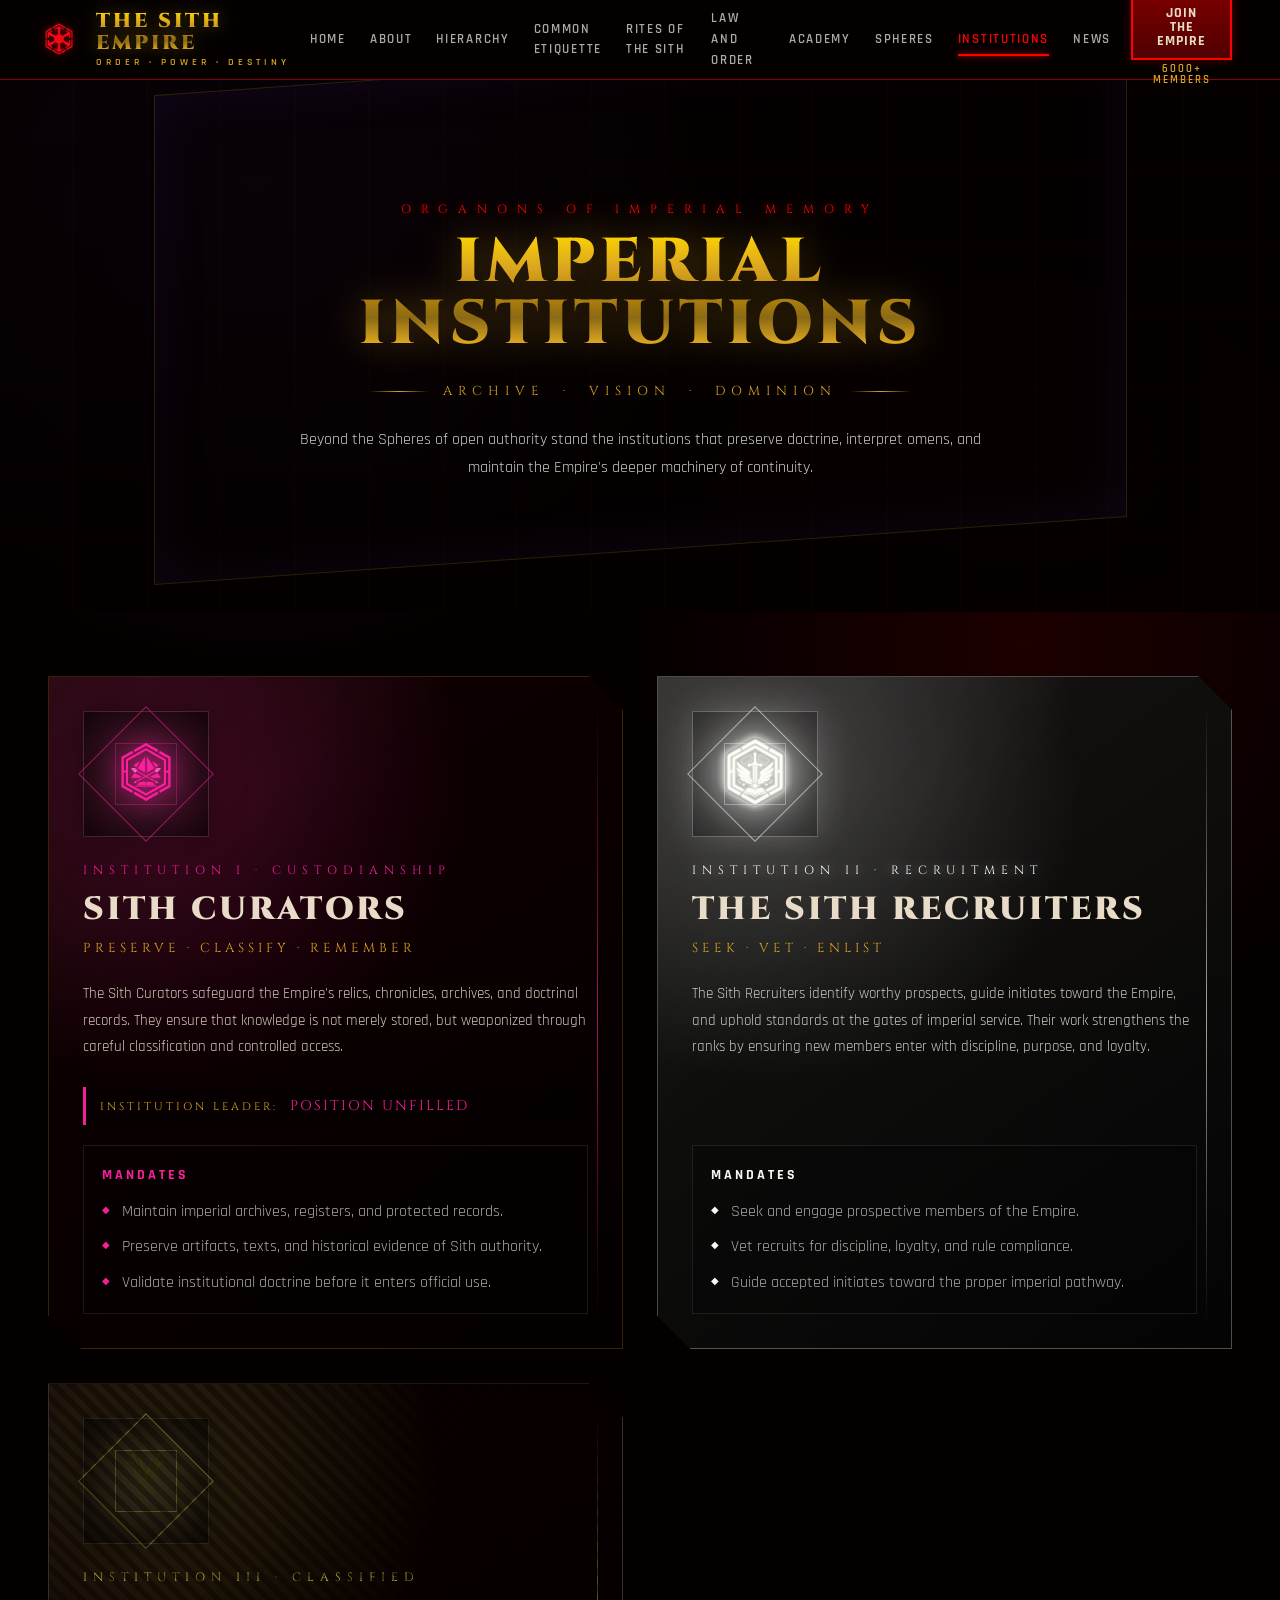
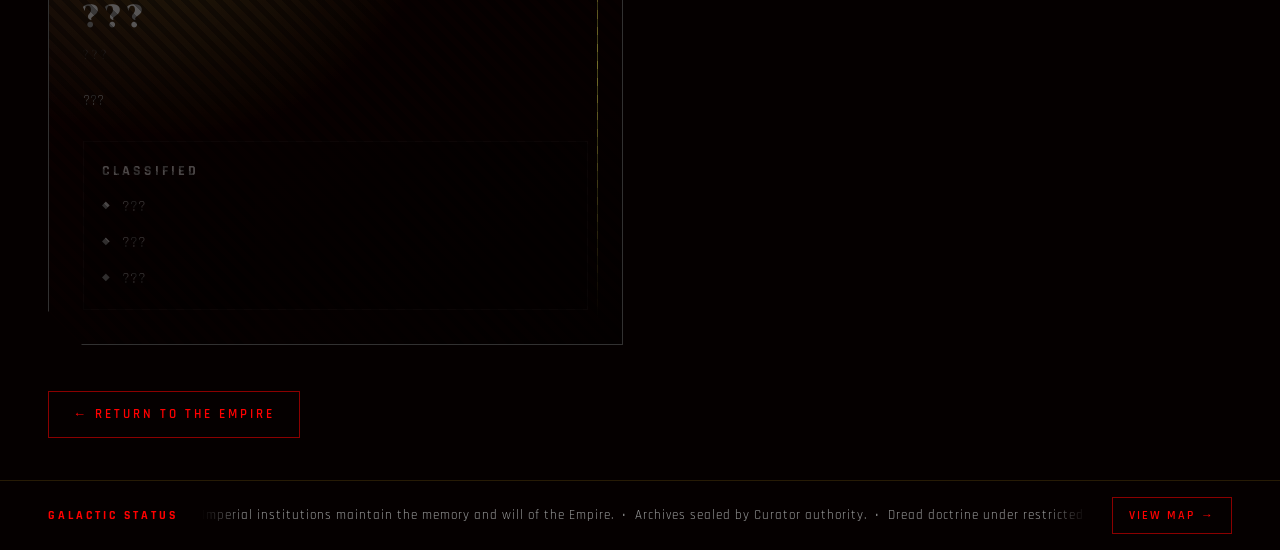
<file: institutions.html>
<!DOCTYPE html>
<html lang="en">
<head>
  <meta charset="UTF-8">
  <meta name="viewport" content="width=device-width, initial-scale=1.0">
  <title>Imperial Institutions - The Sith Empire</title>
  <link href="https://fonts.googleapis.com/css2?family=Cinzel:wght@400;700;900&family=Rajdhani:wght@300;400;500;600;700&display=swap" rel="stylesheet">
  <style>
    * { margin: 0; padding: 0; box-sizing: border-box; }
    :root {
      --bg-deep:#050000; --accent-red:#8B0000; --glow-red:#FF0000; --text-light:#E8DCC8; --text-dim:#999; --gold:#DAA520; --gold-bright:#FFD700; --border-steel:#333; --font-display:'Cinzel',serif; --font-body:'Rajdhani',sans-serif; --curator-pink:#F61F9B; --recruiter-white:#F8F8F0; --dread-yellow:#F1ED59;
    }
    html { scroll-behavior: smooth; }
    body { background: radial-gradient(circle at 20% 10%, rgba(122,77,255,.13), transparent 28rem), radial-gradient(circle at 80% 30%, rgba(139,0,0,.18), transparent 24rem), var(--bg-deep); color: var(--text-light); font-family: var(--font-body); font-size: 16px; line-height: 1.6; overflow-x: hidden; }
    a { text-decoration: none; color: inherit; }
    #site-header { position: fixed; top: 0; left: 0; right: 0; z-index: 1000; height: 80px; background: rgba(5,0,0,0.92); border-bottom: 1px solid var(--accent-red); backdrop-filter: blur(12px); display: flex; align-items: center; padding: 0 48px 0 34px; }
    .header-inner { width: 100%; display: grid; grid-template-columns: 1fr auto 1fr; align-items: center; gap: 20px; }
    .logo-area { display: flex; align-items: center; gap: 12px; justify-self: start; }
    .logo-icon { width: 50px; height: 50px; }
    .logo-icon img { width: 100%; height: 100%; object-fit: contain; filter: drop-shadow(0 0 6px rgba(255,0,0,.5)); }
    .logo-text h1 { font-family: var(--font-display); font-size: 20px; font-weight: 900; background: linear-gradient(180deg,#FFD700 0%,#DAA520 30%,#B8860B 50%,#8B6914 70%,#DAA520 90%,#FFD700 100%); -webkit-background-clip: text; -webkit-text-fill-color: transparent; background-clip: text; filter: drop-shadow(0 0 8px rgba(218,165,32,.4)); letter-spacing: 3px; line-height: 1.1; }
    .logo-text span { font-size: 10px; font-weight: 600; color: #DAA520; letter-spacing: 4px; text-transform: uppercase; }
    .nav-links { display: flex; gap: 24px; align-items: center; justify-self: center; }
    .nav-links a { font-size: 13px; font-weight: 600; text-transform: uppercase; letter-spacing: 1.7px; color: #aaa; position: relative; padding: 4px 0; transition: color .3s ease; }
    .nav-links a::after { content: ''; position: absolute; bottom: -2px; left: 50%; right: 50%; height: 2px; background: var(--glow-red); box-shadow: 0 0 6px var(--glow-red); transition: left .3s ease, right .3s ease; }
    .nav-links a:hover, .nav-links a.active { color: var(--glow-red); }
    .nav-links a:hover::after, .nav-links a.active::after { left: 0; right: 0; }
    .institutions-hero { min-height: 68vh; padding: 140px 48px 70px; display: grid; place-items: center; position: relative; overflow: hidden; background: linear-gradient(180deg, rgba(5,0,0,.62), rgba(5,0,0,.96)); }
    .institutions-hero::before { content: ''; position: absolute; inset: 10% 12%; border: 1px solid rgba(218,165,32,.18); transform: skewY(-4deg); box-shadow: inset 0 0 60px rgba(122,77,255,.08), 0 0 70px rgba(0,0,0,.4); }
    .institutions-hero::after { content: ''; position: absolute; inset: 0; background: repeating-linear-gradient(90deg, transparent 0 72px, rgba(218,165,32,.035) 73px, transparent 74px), repeating-linear-gradient(0deg, transparent 0 72px, rgba(255,0,0,.026) 73px, transparent 74px); opacity: .75; pointer-events: none; }
    .hero-wrap { position: relative; z-index: 1; max-width: 900px; text-align: center; }
    .hero-eyebrow { font-family: var(--font-display); letter-spacing: 10px; color: var(--glow-red); font-size: 12px; margin-bottom: 12px; text-shadow: 0 0 10px rgba(255,0,0,.45); }
    .hero-title { font-family: var(--font-display); font-size: clamp(44px,5.5vw,62px); font-weight: 900; background: linear-gradient(180deg,#FFD700 0%,#DAA520 30%,#B8860B 50%,#8B6914 70%,#DAA520 90%,#FFD700 100%); -webkit-background-clip: text; -webkit-text-fill-color: transparent; background-clip: text; filter: drop-shadow(0 0 20px rgba(218,165,32,.4)); letter-spacing: 5px; line-height: 1; margin-bottom: 20px; }
    .hero-tagline { display: inline-flex; align-items: center; gap: 14px; font-family: var(--font-display); letter-spacing: 6px; color: var(--gold); font-size: 13px; margin-bottom: 24px; text-transform: uppercase; }
    .hero-tagline::before, .hero-tagline::after { content: ''; display: block; width: 60px; height: 1px; background: linear-gradient(90deg, transparent, var(--gold), transparent); }
    .hero-desc { max-width: 720px; margin: 0 auto; color: #ccc; font-size: 16px; line-height: 1.75; }
    .institutions-shell { max-width: 1320px; margin: 0 auto; padding: 64px 48px 42px; }
    .institution-grid { display: grid; grid-template-columns: repeat(2, minmax(0,1fr)); gap: 34px; align-items: stretch; }
    .institution { position: relative; min-height: 560px; padding: 34px; overflow: hidden; border: 1px solid rgba(218,165,32,.22); background: linear-gradient(145deg, rgba(18,0,0,.88), rgba(4,0,0,.96)); clip-path: polygon(0 0, calc(100% - 34px) 0, 100% 34px, 100% 100%, 34px 100%, 0 calc(100% - 34px)); box-shadow: 0 24px 80px rgba(0,0,0,.44); transition: transform .5s cubic-bezier(.2,.7,.2,1), border-color .5s ease, box-shadow .5s ease; }
    .institution::before { content: ''; position: absolute; inset: 0; background: radial-gradient(circle at 22% 16%, var(--aura), transparent 42%), linear-gradient(135deg, rgba(255,255,255,.04), transparent 38%); opacity: .9; pointer-events: none; transition: opacity .5s ease, background .5s ease; }
    .institution::after { content: ''; position: absolute; top: 24px; right: 24px; bottom: 24px; width: 1px; background: linear-gradient(transparent, var(--line), transparent); opacity: .65; transition: opacity .5s ease; }
    .institution.curators { --aura: rgba(246,31,155,.22); --line: var(--curator-pink); --accent: var(--curator-pink); cursor: pointer; }

    /* Curator card hover animation */
    .institution.curators:hover { transform: translateY(-8px); border-color: var(--curator-pink); box-shadow: 0 30px 90px rgba(246,31,155,.32), 0 0 40px rgba(246,31,155,.18); }
    .institution.curators:hover::before { opacity: 1; background: radial-gradient(circle at 22% 16%, rgba(246,31,155,.42), transparent 48%), linear-gradient(135deg, rgba(255,255,255,.06), transparent 40%); }
    .institution.curators:hover::after { opacity: 1; }
    .institution.curators .institution-seal { transition: transform .6s cubic-bezier(.2,.7,.2,1), box-shadow .5s ease; }
    .institution.curators:hover .institution-seal { transform: rotate(6deg) scale(1.06); box-shadow: inset 0 0 40px rgba(0,0,0,.5), 0 0 44px rgba(246,31,155,.55); }
    .institution.curators .seal-image { transition: filter .5s ease, transform .6s ease; }
    .institution.curators:hover .seal-image { filter: drop-shadow(0 0 22px var(--curator-pink)) drop-shadow(0 0 42px rgba(246,31,155,.5)); animation: curatorSealFloat 2.6s ease-in-out infinite; }
    .institution.curators .institution-name { transition: color .5s ease, text-shadow .5s ease, letter-spacing .5s ease; }
    .institution.curators:hover .institution-name { color: #fff; text-shadow: 0 0 14px rgba(246,31,155,.6); letter-spacing: 4px; }
    .institution.curators .institution-panel { transition: border-color .5s ease, background .5s ease; }
    .institution.curators:hover .institution-panel { border-color: rgba(246,31,155,.32); background: rgba(24,0,16,.45); }
    @keyframes curatorSealFloat { 0%, 100% { transform: translateY(0); } 50% { transform: translateY(-4px); } }

    .institution.recruiters { --aura: rgba(255,255,255,.18); --line: var(--recruiter-white); --accent: var(--recruiter-white); background: linear-gradient(145deg, rgba(24,24,22,.88), rgba(4,4,4,.96)); border-color: rgba(248,248,240,.28); }
    .institution.recruiters::before { background: radial-gradient(circle at 22% 16%, rgba(255,255,255,.2), transparent 42%), linear-gradient(135deg, rgba(255,255,255,.08), transparent 38%); }
    .institution.recruiters .institution-mark { color: #fff; text-shadow: 0 0 12px rgba(255,255,255,.5); }
    .institution.recruiters .institution-seal { background: radial-gradient(circle, rgba(255,255,255,.16), rgba(0,0,0,.32)); border-color: rgba(255,255,255,.28); box-shadow: inset 0 0 36px rgba(255,255,255,.04), 0 0 34px rgba(255,255,255,.16); }
    .institution.recruiters .seal-image { width: 102px; height: 102px; filter: drop-shadow(0 0 18px rgba(255,255,255,.85)) drop-shadow(0 0 34px rgba(255,255,255,.35)); }
    .institution.recruiters:hover { transform: translateY(-8px); border-color: #fff; box-shadow: 0 30px 90px rgba(255,255,255,.18), 0 0 40px rgba(255,255,255,.14); }
    .institution.recruiters:hover::before { opacity: 1; background: radial-gradient(circle at 22% 16%, rgba(255,255,255,.34), transparent 48%), linear-gradient(135deg, rgba(255,255,255,.12), transparent 40%); }
    .institution.recruiters:hover .institution-seal { transform: rotate(-5deg) scale(1.06); box-shadow: inset 0 0 40px rgba(255,255,255,.06), 0 0 48px rgba(255,255,255,.42); }
    .institution.recruiters:hover .seal-image { filter: drop-shadow(0 0 24px #fff) drop-shadow(0 0 46px rgba(255,255,255,.58)); }
    .institution.recruiters:hover .institution-name { color: #fff; text-shadow: 0 0 16px rgba(255,255,255,.58); letter-spacing: 4px; }
    .institution.recruiters:hover .institution-panel { border-color: rgba(255,255,255,.34); background: rgba(255,255,255,.08); }

    .institution.secret { border-color: #444; opacity: .72; cursor: default; }
    .institution.secret .institution-content::before { content: ''; position: absolute; inset: -34px; z-index: 4; background: repeating-linear-gradient(45deg, rgba(0,0,0,.35) 0 6px, transparent 6px 12px); pointer-events: none; }
    .institution.secret .seal-image { filter: brightness(.35) contrast(1.3); opacity: .7; }
    .institution.secret .institution-name { color: #777; letter-spacing: 6px; }
    .institution.secret .institution-desc { color: #555; }
    .institution.secret .institution-motto, .institution.secret .institution-panel { color: #555; filter: grayscale(1) brightness(.62); opacity: .7; }
    .institution.dreadmasters { --aura: rgba(241,237,89,.22); --line: var(--dread-yellow); --accent: var(--dread-yellow); }
    .institution-content { position: relative; z-index: 1; display: flex; flex-direction: column; height: 100%; }
    .institution-mark { font-family: var(--font-display); color: var(--accent); font-size: 12px; letter-spacing: 6px; text-transform: uppercase; margin-bottom: 12px; }
    .institution-name { font-family: var(--font-display); font-size: 32px; font-weight: 900; letter-spacing: 3px; line-height: 1.12; text-transform: uppercase; margin-bottom: 10px; color: var(--text-light); }
    .institution-motto { font-family: var(--font-display); color: var(--gold); letter-spacing: 4px; font-size: 13px; text-transform: uppercase; margin-bottom: 22px; }
    .institution-desc { color: #cfc9bb; font-size: 15px; line-height: 1.78; margin-bottom: 26px; }
    .institution-leader {
      font-family: var(--font-display);
      font-size: 14px;
      letter-spacing: 2px;
      color: var(--accent);
      text-transform: uppercase;
      margin-bottom: 20px;
      padding: 8px 14px;
      border-left: 3px solid var(--accent);
      background: rgba(0,0,0,0.3);
    }
    .institution-leader-label {
      color: var(--gold);
      font-size: 11px;
      letter-spacing: 3px;
      margin-right: 6px;
    }
    .institution-panel { border: 1px solid rgba(255,255,255,.09); background: rgba(0,0,0,.25); padding: 18px; margin-top: auto; }
    .institution-panel h3 { font-family: var(--font-body); color: var(--accent); font-size: 14px; letter-spacing: 3px; text-transform: uppercase; margin-bottom: 12px; }
    .institution-panel ul { list-style: none; display: grid; gap: 10px; }
    .institution-panel li { position: relative; padding-left: 20px; color: #aaa; }
    .institution-panel li::before { content: '◆'; position: absolute; left: 0; color: var(--accent); font-size: 10px; top: 3px; }
    .institution-seal { width: 126px; height: 126px; margin-bottom: 24px; border: 1px solid rgba(255,255,255,.12); display: grid; place-items: center; position: relative; background: radial-gradient(circle, rgba(255,255,255,.08), rgba(0,0,0,.35)); box-shadow: inset 0 0 40px rgba(0,0,0,.5), 0 0 34px rgba(0,0,0,.35); }
    .institution-seal::before, .institution-seal::after { content: ''; position: absolute; inset: 14px; border: 1px solid var(--accent); opacity: .55; transform: rotate(45deg); }
    .institution-seal::after { inset: 31px; opacity: .35; transform: rotate(0deg); }
    .seal-image { width: 92px; height: 92px; object-fit: contain; position: relative; z-index: 1; filter: drop-shadow(0 0 14px var(--accent)); }
    .back-link { display: inline-flex; align-items: center; gap: 8px; margin-top: 46px; font-size: 13px; font-weight: 600; color: var(--glow-red); text-transform: uppercase; letter-spacing: 3px; padding: 12px 24px; border: 1px solid var(--accent-red); transition: all .3s ease; }
    .back-link:hover { background: rgba(139,0,0,.2); border-color: var(--glow-red); box-shadow: 0 0 15px rgba(255,0,0,.2); }
    #site-footer { background: var(--bg-deep); padding: 16px 48px; display: flex; align-items: center; justify-content: space-between; max-width: 100%; border-top: 1px solid rgba(218,165,32,.16); }
    .footer-label { font-size: 12px; font-weight: 700; text-transform: uppercase; letter-spacing: 3px; color: var(--glow-red); flex-shrink: 0; }
    .footer-ticker { flex: 1; overflow: hidden; margin: 0 24px; position: relative; }
    .footer-ticker::before, .footer-ticker::after { content: ''; position: absolute; top: 0; bottom: 0; width: 40px; z-index: 1; }
    .footer-ticker::before { left: 0; background: linear-gradient(to right, var(--bg-deep), transparent); }
    .footer-ticker::after { right: 0; background: linear-gradient(to left, var(--bg-deep), transparent); }
    .ticker-track { display: flex; white-space: nowrap; animation: ticker-scroll 30s linear infinite; }
    .ticker-track span { font-size: 13px; color: #999; letter-spacing: 1px; padding-right: 80px; }
    @keyframes ticker-scroll { from { transform: translateX(0); } to { transform: translateX(-50%); } }
    .footer-map-btn { flex-shrink: 0; font-family: var(--font-body); font-size: 12px; font-weight: 600; text-transform: uppercase; letter-spacing: 2px; color: var(--glow-red); border: 1px solid var(--accent-red); padding: 8px 16px; background: transparent; cursor: pointer; transition: all .3s; display: flex; align-items: center; gap: 6px; }
    .footer-map-btn:hover { background: rgba(139,0,0,.2); border-color: var(--glow-red); box-shadow: 0 0 10px rgba(255,0,0,.2); }
    @media (max-width:1180px) { #site-header { height: auto; min-height: 80px; padding: 12px 22px; } .header-inner { grid-template-columns: 1fr; justify-items: center; gap: 12px; } .logo-area { justify-self: center; } .nav-links { flex-wrap: wrap; justify-content: center; gap: 10px 20px; } .institution-grid { grid-template-columns: 1fr; } }
    @media (max-width:720px) { .institutions-hero { padding: 128px 20px 54px; min-height: auto; } .hero-title { font-size: 39px; letter-spacing: 3px; } .hero-tagline { letter-spacing: 3px; } .hero-tagline::before, .hero-tagline::after { width: 34px; } .institutions-shell { padding: 42px 18px; } .institution { min-height: auto; padding: 26px; } #site-footer { flex-direction: column; gap: 12px; text-align: center; padding: 16px 20px; } .footer-ticker { margin: 0; } }

/* === UNIVERSAL IMPERIAL NAVIGATION === */
#site-header {
  position: fixed !important; top: 0 !important; left: 0 !important; right: 0 !important;
  z-index: 1000 !important; height: 80px !important; min-height: 80px !important;
  background: rgba(5,0,0,0.92) !important; border: 0 !important;
  border-bottom: 1px solid var(--accent-red, #8B0000) !important; border-radius: 0 !important;
  box-shadow: none !important; backdrop-filter: blur(12px) !important;
  display: flex !important; align-items: center !important; padding: 0 48px 0 34px !important;
}
#site-header::before { content: none !important; display: none !important; }
.header-inner { width: 100% !important; margin: 0 !important; display: grid !important; grid-template-columns: 1fr auto 1fr !important; align-items: center !important; gap: 20px !important; }
.logo-area { display: flex !important; align-items: center !important; gap: 12px !important; justify-self: start !important; color: inherit !important; text-decoration: none !important; }
.logo-icon { width: 50px !important; height: 50px !important; position: relative !important; flex: 0 0 auto !important; }
.logo-icon::before { content: none !important; display: none !important; animation: none !important; }
.logo-icon img { width: 100% !important; height: 100% !important; object-fit: contain !important; filter: drop-shadow(0 0 6px rgba(255,0,0,0.5)) !important; }
.logo-text h1 { font-family: 'Cinzel', serif !important; font-size: 20px !important; font-weight: 900 !important; background: linear-gradient(180deg, #FFD700 0%, #DAA520 30%, #B8860B 50%, #8B6914 70%, #DAA520 90%, #FFD700 100%) !important; -webkit-background-clip: text !important; background-clip: text !important; -webkit-text-fill-color: transparent !important; text-shadow: none !important; filter: drop-shadow(0 0 8px rgba(218,165,32,0.4)) drop-shadow(0 2px 4px rgba(0,0,0,0.8)) !important; letter-spacing: 3px !important; line-height: 1.1 !important; margin: 0 !important; }
.logo-text span { display: block !important; margin-top: 0 !important; font-family: 'Rajdhani', sans-serif !important; font-size: 10px !important; font-weight: 600 !important; color: #DAA520 !important; letter-spacing: 4px !important; text-transform: uppercase !important; white-space: nowrap !important; }
.nav-links { display: flex !important; gap: 32px !important; align-items: center !important; justify-content: center !important; justify-self: center !important; flex-wrap: nowrap !important; }
.nav-links a { font-family: 'Rajdhani', sans-serif !important; font-size: 14px !important; font-weight: 600 !important; text-transform: uppercase !important; letter-spacing: 2px !important; color: #aaa !important; position: relative !important; padding: 4px 0 !important; text-decoration: none !important; transition: color 0.3s ease, text-shadow 0.3s ease !important; transform: none !important; }
.nav-links a::before { content: none !important; display: none !important; }
.nav-links a::after { content: '' !important; position: absolute !important; bottom: -2px !important; left: 50% !important; right: 50% !important; width: auto !important; height: 2px !important; background: var(--glow-red, #FF0000) !important; box-shadow: 0 0 6px var(--glow-red, #FF0000) !important; transition: left 0.3s ease, right 0.3s ease !important; transform: none !important; }
.nav-links a:hover, .nav-links a.active { color: var(--glow-red, #FF0000) !important; text-shadow: none !important; transform: none !important; }
.nav-links a:hover::after, .nav-links a.active::after { left: 0 !important; right: 0 !important; }
.header-cta { display: flex !important; flex-direction: column !important; align-items: center !important; justify-content: center !important; gap: 2px !important; justify-self: end !important; text-align: center !important; }
.header-cta a { font-family: 'Rajdhani', sans-serif !important; font-weight: 700 !important; font-size: 14px !important; line-height: 1 !important; text-transform: uppercase !important; letter-spacing: 1px !important; color: var(--text-light, #E8DCC8) !important; background: linear-gradient(to bottom, #7A0000, #500000) !important; border: 2px solid var(--glow-red, #FF0000) !important; border-radius: 0 !important; padding: 10px 24px !important; box-shadow: 0 0 10px rgba(255,0,0,0.3) !important; transition: all 0.3s ease !important; text-decoration: none !important; isolation: auto !important; overflow: visible !important; }
.header-cta a::after { content: none !important; display: none !important; }
.header-cta a:hover { background: linear-gradient(to bottom, #A00000, #700000) !important; transform: scale(1.05) !important; box-shadow: 0 0 20px rgba(255,0,0,0.5) !important; }
.header-cta small { display: block !important; font-family: 'Rajdhani', sans-serif !important; font-size: 8px !important; line-height: 1 !important; font-weight: 600 !important; color: #DAA520 !important; letter-spacing: 1.25px !important; text-transform: uppercase !important; text-align: center !important; }
  </style>
  <link rel="stylesheet" href="mobile.css">
</head>
<body>
<header id="site-header">
  <div class="header-inner">
    <a href="index.html" class="logo-area">
      <div class="logo-icon"><img src="ts-empire-symbol.png" alt="Sith Empire Symbol"></div>
      <div class="logo-text"><h1>THE SITH EMPIRE</h1><span>Order &middot; Power &middot; Destiny</span></div>
    </a>
    <nav class="nav-links">
      <a href="index.html">Home</a>
      <a href="about.html">About</a>
      <a href="hierarchy.html">Hierarchy</a>
      <a href="common-etiquette.html">Common Etiquette</a>
      <a href="rites-of-the-sith.html">Rites of the Sith</a>
      <a href="law-and-order.html">Law and Order</a>
      <a href="academy.html">Academy</a>
      <a href="spheres.html">Spheres</a>
      <a href="institutions.html" class="active">Institutions</a>
      <a href="news.html">News</a>
    </nav>
    <div class="header-cta">
      <a href="https://discord.com/invite/bRE6W3CkBe">Join the Empire</a>
      <small>6000+ Members</small>
    </div>
  </div>
</header>
<section class="institutions-hero">
  <div class="hero-wrap">
    <div class="hero-eyebrow">ORGANONS OF IMPERIAL MEMORY</div>
    <h1 class="hero-title">IMPERIAL INSTITUTIONS</h1>
    <div class="hero-tagline">Archive &nbsp;&middot;&nbsp; Vision &nbsp;&middot;&nbsp; Dominion</div>
    <p class="hero-desc">Beyond the Spheres of open authority stand the institutions that preserve doctrine, interpret omens, and maintain the Empire's deeper machinery of continuity.</p>
  </div>
</section>
<main class="institutions-shell">
  <div class="institution-grid">
    <a href="sith-curators.html" class="institution curators" style="display:block;color:inherit;text-decoration:none;">
      <div class="institution-content">
        <div class="institution-seal"><img class="seal-image" src="sith-curators-emblem.png" alt="Sith Curators emblem"></div>
        <div class="institution-mark">Institution I &middot; Custodianship</div>
        <h2 class="institution-name">Sith Curators</h2>
        <div class="institution-motto">Preserve &middot; Classify &middot; Remember</div>
        <p class="institution-desc">The Sith Curators safeguard the Empire's relics, chronicles, archives, and doctrinal records. They ensure that knowledge is not merely stored, but weaponized through careful classification and controlled access.</p>
        <div class="institution-leader"><span class="institution-leader-label">Institution Leader:</span> Position Unfilled</div>
        <div class="institution-panel">
          <h3>Mandates</h3>
          <ul>
            <li>Maintain imperial archives, registers, and protected records.</li>
            <li>Preserve artifacts, texts, and historical evidence of Sith authority.</li>
            <li>Validate institutional doctrine before it enters official use.</li>
          </ul>
        </div>
      </div>
    </a>
    <section class="institution recruiters">
      <div class="institution-content">
        <div class="institution-seal"><img class="seal-image" src="sith-recruiters-emblem.png" alt="The Sith Recruiters emblem"></div>
        <div class="institution-mark">Institution II &middot; Recruitment</div>
        <h2 class="institution-name">The Sith Recruiters</h2>
        <div class="institution-motto">Seek &middot; Vet &middot; Enlist</div>
        <p class="institution-desc">The Sith Recruiters identify worthy prospects, guide initiates toward the Empire, and uphold standards at the gates of imperial service. Their work strengthens the ranks by ensuring new members enter with discipline, purpose, and loyalty.</p>
        <div class="institution-panel">
          <h3>Mandates</h3>
          <ul>
            <li>Seek and engage prospective members of the Empire.</li>
            <li>Vet recruits for discipline, loyalty, and rule compliance.</li>
            <li>Guide accepted initiates toward the proper imperial pathway.</li>
          </ul>
        </div>
      </div>
    </section>
    <section class="institution dreadmasters secret">
      <div class="institution-content">
        <div class="institution-seal"><img class="seal-image" src="dreadmasters-emblem.png" alt="Classified institution emblem"></div>
        <div class="institution-mark">Institution III &middot; Classified</div>
        <h2 class="institution-name">???</h2>
        <div class="institution-motto">???</div>
        <p class="institution-desc">???</p>
        <div class="institution-panel">
          <h3>Classified</h3>
          <ul>
            <li>???</li>
            <li>???</li>
            <li>???</li>
          </ul>
        </div>
      </div>
    </section>
  </div>
  <a href="index.html" class="back-link">&larr; Return to the Empire</a>
</main>
<footer id="site-footer">
  <div class="footer-label">Galactic Status</div>
  <div class="footer-ticker"><div class="ticker-track"><span>Imperial institutions maintain the memory and will of the Empire. &nbsp;&bull;&nbsp; Archives sealed by Curator authority. &nbsp;&bull;&nbsp; Dread doctrine under restricted review. &nbsp;&bull;&nbsp;</span><span>Imperial institutions maintain the memory and will of the Empire. &nbsp;&bull;&nbsp; Archives sealed by Curator authority. &nbsp;&bull;&nbsp; Dread doctrine under restricted review. &nbsp;&bull;&nbsp;</span></div></div>
  <a href="map.html" class="footer-map-btn">View Map <span>&rarr;</span></a>
</footer>

</body>
</html>
</file>
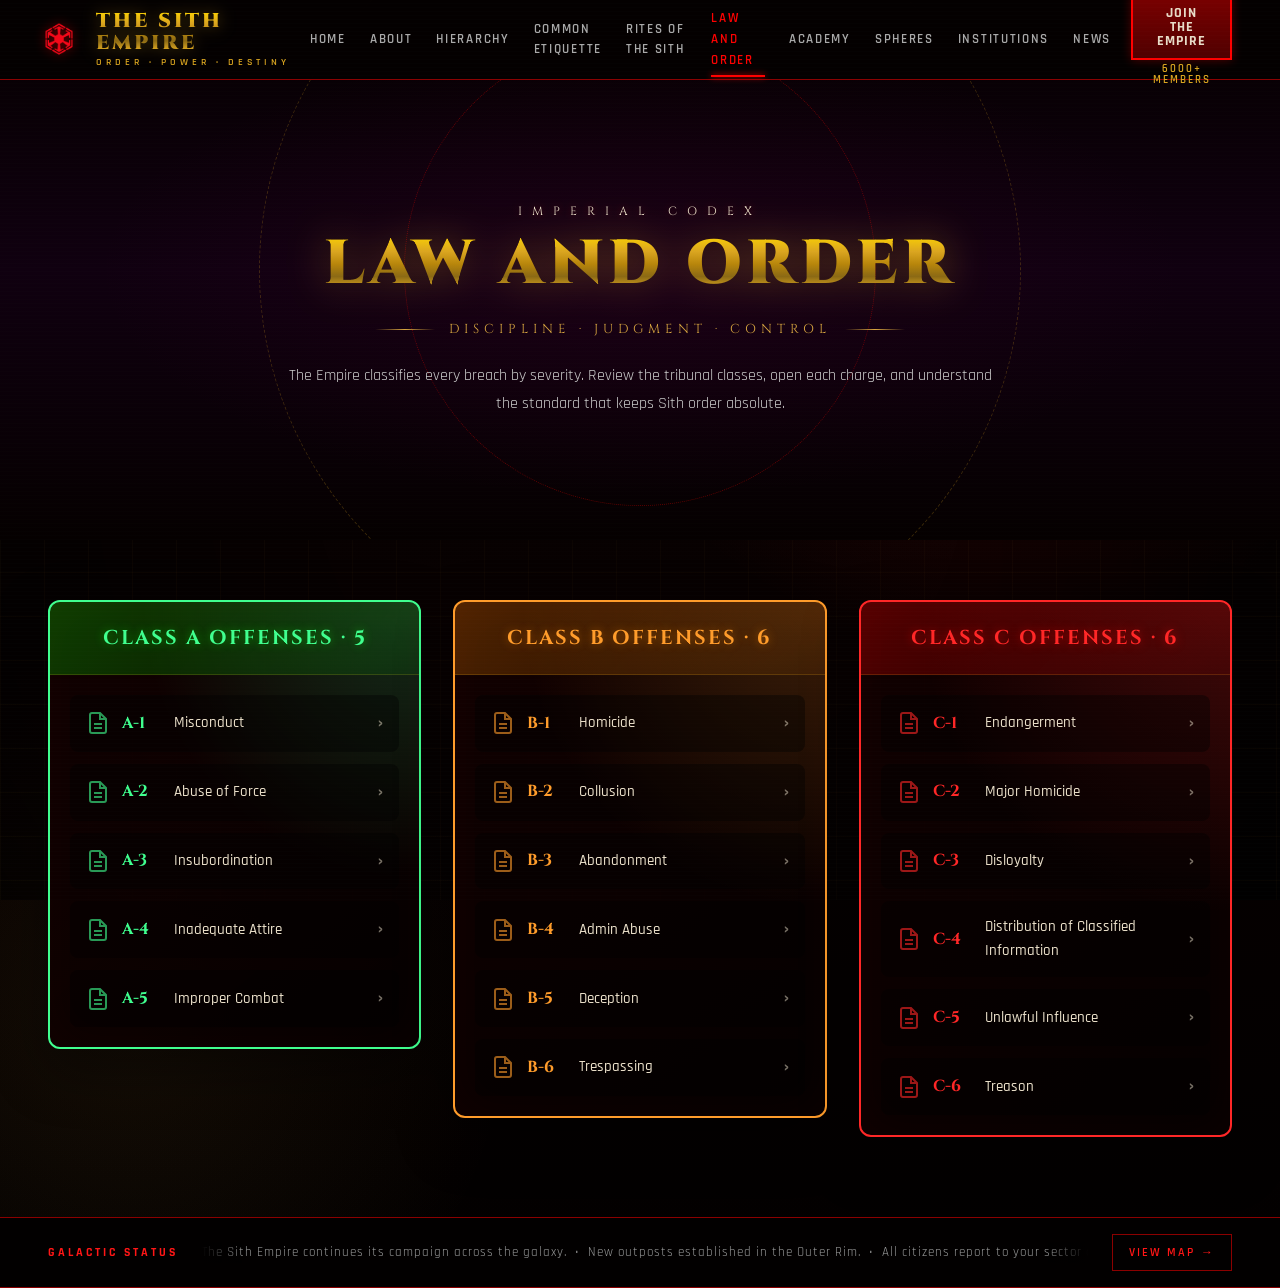
<file: law-and-order.html>
<!DOCTYPE html>
<html lang="en">
<head>
  <meta charset="UTF-8">
  <meta name="viewport" content="width=device-width, initial-scale=1.0">
  <title>Law and Order - The Sith Empire</title>
  <link href="https://fonts.googleapis.com/css2?family=Cinzel:wght@400;700;900&family=Cinzel+Decorative:wght@400;700;900&family=Rajdhani:wght@300;400;500;600;700&family=Orbitron:wght@400;500;700&display=swap" rel="stylesheet">
  <style>
/* === IMPERIAL TRIBUNAL REVAMP === */
* { margin:0; padding:0; box-sizing:border-box; }
:root { --void:#020000; --panel:#110404; --blood:#8b0000; --blood-hot:#ff1616; --gold:#d8a640; --gold-bright:#ffdd7a; --parchment:#eadfc9; --ash:#aa9c88; --stroke:rgba(216,166,64,.25); --class-a:#40ff8f; --class-b:#ff9c2b; --class-c:#ff2727; --font-display:'Cinzel',serif; --font-serif:'Cinzel',serif; --font-body:'Rajdhani',sans-serif; --font-tech:'Rajdhani',sans-serif; }
html { scroll-behavior:smooth; }
body { min-height:100vh; background: radial-gradient(circle at 78% 16%, rgba(255,22,22,.17), transparent 28rem), radial-gradient(circle at 10% 80%, rgba(216,166,64,.08), transparent 24rem), linear-gradient(180deg,#030000,#080101 52%,#020000); color:var(--parchment); font-family:var(--font-body); font-size:16px; line-height:1.6; overflow-x:hidden; }
body::before { content:''; position:fixed; inset:0; z-index:0; pointer-events:none; background: linear-gradient(rgba(216,166,64,.03) 1px, transparent 1px), linear-gradient(90deg, rgba(216,166,64,.03) 1px, transparent 1px), radial-gradient(circle at center, transparent 0 42%, rgba(0,0,0,.6) 100%); background-size:44px 44px,44px 44px,cover; }
body::after { content:''; position:fixed; inset:0; pointer-events:none; z-index:9999; opacity:.18; background:repeating-linear-gradient(0deg, rgba(255,255,255,.05), rgba(255,255,255,.05) 1px, transparent 1px, transparent 4px); }
a { text-decoration:none; color:inherit; }
#site-header { position:fixed; top:16px; left:24px; right:24px; z-index:1000; min-height:74px; border:1px solid rgba(216,166,64,.34); border-bottom-color:rgba(255,22,22,.5); border-radius:22px; background:linear-gradient(180deg, rgba(16,4,4,.88), rgba(5,0,0,.76)); box-shadow:0 18px 70px rgba(0,0,0,.55), inset 0 1px 0 rgba(255,255,255,.06); backdrop-filter:blur(18px) saturate(130%); display:flex; align-items:center; padding:10px 20px; }
#site-header::before { content:''; position:absolute; inset:-1px 18px auto; height:2px; background:linear-gradient(90deg, transparent, var(--gold-bright), var(--blood-hot), var(--gold-bright), transparent); filter:drop-shadow(0 0 10px rgba(255,22,22,.9)); }
.header-inner { width:100%; display:grid; grid-template-columns:minmax(220px,.85fr) minmax(400px,auto) minmax(180px,.7fr); gap:20px; align-items:center; }
.logo-area { display:flex; align-items:center; gap:12px; justify-self:start; }
.logo-icon { width:52px; height:52px; position:relative; flex:0 0 auto; }
.logo-icon::before { content:''; position:absolute; inset:-8px; border-radius:50%; background:conic-gradient(from 180deg, transparent, rgba(255,22,22,.45), transparent, rgba(216,166,64,.35), transparent); animation:slowSpin 12s linear infinite; }
.logo-icon img { position:relative; width:100%; height:100%; object-fit:contain; filter:drop-shadow(0 0 10px rgba(255,0,0,.8)); }
.logo-text h1 { font-family:var(--font-serif); font-size:clamp(16px,1.4vw,22px); font-weight:900; letter-spacing:3px; line-height:1; background:linear-gradient(180deg,#fff3b0,#d6a13b 45%,#7b4f12 70%,#ffdd7a); -webkit-background-clip:text; background-clip:text; -webkit-text-fill-color:transparent; }
.logo-text span { display:block; margin-top:5px; color:var(--gold); font-family:var(--font-tech); font-size:9px; letter-spacing:3px; text-transform:uppercase; white-space:nowrap; }
.nav-links { justify-self:center; display:flex; align-items:center; justify-content:center; flex-wrap:wrap; gap:clamp(10px,1.45vw,24px); }
.nav-links a { position:relative; padding:8px 0; color:#c5b7a2; font-size:13px; font-weight:700; text-transform:uppercase; letter-spacing:1.6px; transition:color .25s ease, text-shadow .25s ease; }
.nav-links a::before { content:''; position:absolute; left:50%; bottom:0; width:0; height:1px; background:linear-gradient(90deg,transparent,var(--blood-hot),var(--gold),transparent); transform:translateX(-50%); transition:width .28s ease; }
.nav-links a:hover, .nav-links a.active { color:#fff1cf; text-shadow:0 0 12px rgba(255,22,22,.75); }
.nav-links a:hover::before, .nav-links a.active::before { width:100%; }
.header-cta { display: flex; flex-direction: column; align-items: center; gap: 6px; justify-self: end; text-align: center; }
.header-cta a { font-weight: 700; font-size: 14px; text-transform: uppercase; letter-spacing: 1px; color: var(--text-light); background: linear-gradient(to bottom, #7A0000, #500000); border: 2px solid var(--glow-red); padding: 10px 24px; box-shadow: 0 0 10px rgba(255,0,0,0.3); transition: all 0.3s ease; }
.header-cta a:hover { background: linear-gradient(to bottom, #A00000, #700000); transform: scale(1.05); box-shadow: 0 0 20px rgba(255,0,0,0.5); }
.header-cta small { display: block; font-size: 11px; font-weight: 600; color: #DAA520; letter-spacing: 2px; text-transform: uppercase; text-align: center; }
.law-hero { min-height:60vh; display:grid; place-items:center; padding:160px 48px 80px; position:relative; overflow:hidden; background: linear-gradient(180deg, rgba(2,0,0,.62), rgba(2,0,0,.92)), url('unknown-law.png') center/cover no-repeat; }
.law-hero::before { content:''; position:absolute; inset:8% 7%; border:1px solid rgba(216,166,64,.23); clip-path:polygon(7% 0, 93% 0, 100% 18%, 100% 82%, 93% 100%, 7% 100%, 0 82%, 0 18%); box-shadow:inset 0 0 80px rgba(255,22,22,.08); }
.law-hero::after { content:'CODEX / OFFENSE CLASSIFICATION'; position:absolute; left:7vw; bottom:52px; color:rgba(216,166,64,.46); font-family:var(--font-tech); letter-spacing:5px; font-size:12px; }
.law-hero-content { position:relative; z-index:1; text-align:center; max-width:980px; }
.law-symbol { width:116px; height:116px; margin:0 auto 28px; position:relative; animation:symbolFloat 4s ease-in-out infinite; }
.law-symbol::before { content:''; position:absolute; inset:-18px; border-radius:50%; background:conic-gradient(transparent, rgba(255,22,22,.7), transparent, rgba(216,166,64,.55), transparent); animation:slowSpin 11s linear infinite; }
.law-symbol img { position:relative; width:100%; height:100%; object-fit:contain; filter:drop-shadow(0 0 24px rgba(255,22,22,.65)); }
.law-title { font-family: 'Cinzel', serif; font-size: clamp(44px, 5.5vw, 62px); font-weight: 900; background: linear-gradient(180deg, #FFD700 0%, #DAA520 30%, #B8860B 50%, #8B6914 70%, #DAA520 90%, #FFD700 100%); -webkit-background-clip: text; -webkit-text-fill-color: transparent; background-clip: text; filter: drop-shadow(0 0 20px rgba(218,165,32,0.4)); letter-spacing: 4px; margin-bottom: 16px; }
.law-quote { margin-top:26px; padding:20px 28px; color:#d4c6b2; border:1px solid rgba(216,166,64,.22); border-radius:18px; background:rgba(0,0,0,.38); font-size:19px; }
.law-content { position:relative; z-index:2; max-width:1480px; margin:0 auto; padding:82px 48px 112px; }
.offense-grid { display:grid; grid-template-columns:repeat(3, minmax(0,1fr)); gap:24px; align-items:start; }
.offense-column { position:relative; overflow:hidden; border-radius:30px; background:linear-gradient(150deg, rgba(18,4,4,.91), rgba(3,0,0,.72)); box-shadow:0 24px 90px rgba(0,0,0,.48), inset 0 0 72px rgba(255,22,22,.035); transition:transform .25s ease, border-color .25s ease; }
.offense-column::before { content:''; position:absolute; inset:0; pointer-events:none; background:radial-gradient(circle at top right, var(--column-glow), transparent 42%), linear-gradient(130deg, rgba(216,166,64,.04), transparent 35%); }
.offense-column:hover { transform:translateY(-5px); }
.offense-column.class-a { --column-glow:rgba(64,255,143,.18); border:1px solid rgba(64,255,143,.46); }
.offense-column.class-b { --column-glow:rgba(255,156,43,.20); border:1px solid rgba(255,156,43,.5); }
.offense-column.class-c { --column-glow:rgba(255,39,39,.23); border:1px solid rgba(255,39,39,.58); }
.offense-header { position:relative; padding:24px 22px; text-align:center; font-family:var(--font-serif); font-size:21px; font-weight:900; letter-spacing:2px; text-transform:uppercase; border-bottom:1px solid rgba(216,166,64,.16); }
.class-a .offense-header { color:var(--class-a); background:linear-gradient(135deg, rgba(64,255,143,.16), transparent); text-shadow:0 0 14px rgba(64,255,143,.4); }
.class-b .offense-header { color:var(--class-b); background:linear-gradient(135deg, rgba(255,156,43,.18), transparent); text-shadow:0 0 14px rgba(255,156,43,.42); }
.class-c .offense-header { color:var(--class-c); background:linear-gradient(135deg, rgba(255,39,39,.20), transparent); text-shadow:0 0 14px rgba(255,39,39,.48); }
.offense-list { position:relative; padding:18px; display:grid; gap:12px; }
.offense-item { position:relative; isolation:isolate; display:flex; flex-direction:column; gap:8px; padding:15px 16px; border:1px solid rgba(216,166,64,.15); border-radius:18px; background:rgba(0,0,0,.28); cursor:pointer; transition:transform .22s ease, border-color .22s ease, background .22s ease, box-shadow .22s ease; }
.offense-item::before { content:''; position:absolute; inset:0; z-index:-1; border-radius:inherit; opacity:0; background:linear-gradient(90deg, transparent, var(--item-glow), transparent); transition:opacity .22s ease; }
.offense-item:hover, .offense-item:focus-visible { transform:translateX(5px); background:rgba(0,0,0,.44); outline:none; }
.offense-item:hover::before, .offense-item:focus-visible::before { opacity:1; }
.class-a .offense-item { --item-glow:rgba(64,255,143,.12); }
.class-b .offense-item { --item-glow:rgba(255,156,43,.13); }
.class-c .offense-item { --item-glow:rgba(255,39,39,.16); }
.class-a .offense-item:hover, .class-a .offense-item:focus-visible { border-color:rgba(64,255,143,.72); box-shadow:0 0 14px rgba(64,255,143,.18); }
.class-b .offense-item:hover, .class-b .offense-item:focus-visible { border-color:rgba(255,156,43,.72); box-shadow:0 0 14px rgba(255,156,43,.2); }
.class-c .offense-item:hover, .class-c .offense-item:focus-visible { border-color:rgba(255,39,39,.82); box-shadow:0 0 14px rgba(255,39,39,.23); }
.offense-item-header { display:flex; align-items:center; gap:12px; }
.offense-icon { width:25px; height:25px; flex:0 0 auto; opacity:.78; }
.offense-icon svg { width:100%; height:100%; }
.offense-code { font-family:var(--font-tech); font-size:15px; font-weight:700; min-width:42px; letter-spacing:1px; }
.class-a .offense-code, .class-a .offense-icon { color:var(--class-a); }
.class-b .offense-code, .class-b .offense-icon { color:var(--class-b); }
.class-c .offense-code, .class-c .offense-icon { color:var(--class-c); }
.offense-name { flex:1; color:#f1e4cc; font-size:16px; font-weight:700; letter-spacing:.4px; }
.offense-chevron { color:rgba(234,223,201,.4); font-size:24px; font-weight:700; transition:transform .22s ease, color .22s ease; }
.offense-item:hover .offense-chevron, .offense-item:focus-visible .offense-chevron { transform:translateX(3px); color:var(--gold-bright); }
.offense-desc { display:none; }
.modal-overlay { position:fixed; inset:0; z-index:2000; display:none; align-items:center; justify-content:center; padding:24px; opacity:0; background:rgba(0,0,0,.82); backdrop-filter:blur(10px); transition:opacity .25s ease; }
.modal-overlay.active { display:flex; opacity:1; }
.modal-window { position:relative; width:min(940px,100%); max-height:90vh; overflow-y:auto; border:1px solid rgba(216,166,64,.3); border-radius:28px; background:linear-gradient(145deg, rgba(19,5,5,.96), rgba(4,0,0,.96)); box-shadow:0 30px 120px rgba(0,0,0,.74), inset 0 0 80px rgba(255,22,22,.05); padding:34px; }
.modal-window::before { content:''; position:absolute; inset:0; pointer-events:none; background:radial-gradient(circle at top right, var(--modal-glow, rgba(255,22,22,.18)), transparent 45%); }
.modal-window.class-a { --modal-glow:rgba(64,255,143,.18); border-color:rgba(64,255,143,.58); }
.modal-window.class-b { --modal-glow:rgba(255,156,43,.20); border-color:rgba(255,156,43,.62); }
.modal-window.class-c { --modal-glow:rgba(255,39,39,.24); border-color:rgba(255,39,39,.68); }
.modal-close { position:absolute; top:18px; right:18px; width:42px; height:42px; border:1px solid rgba(216,166,64,.32); border-radius:50%; background:rgba(0,0,0,.35); color:#fff0cf; font-size:28px; line-height:1; cursor:pointer; transition:transform .22s ease, border-color .22s ease; }
.modal-close:hover, .modal-close:focus-visible { transform:rotate(90deg); border-color:rgba(255,22,22,.8); outline:none; }
.modal-code { position:relative; display:inline-flex; margin-bottom:16px; padding:7px 12px; border:1px solid rgba(216,166,64,.28); border-radius:999px; color:var(--gold-bright); font-family:var(--font-tech); font-size:13px; letter-spacing:2px; }
.modal-title { position:relative; color:#fff1cf; font-family:var(--font-serif); font-size:clamp(30px,5vw,48px); line-height:1.05; letter-spacing:2px; text-transform:uppercase; margin-bottom:8px; }
.modal-classification { position:relative; color:var(--gold); font-family:var(--font-tech); font-size:12px; letter-spacing:2.4px; text-transform:uppercase; margin-bottom:24px; }
.modal-description { position:relative; color:#d8cbb8; font-size:19px; line-height:1.7; white-space:pre-line; }
.modal-content-grid { position:relative; display:grid; grid-template-columns:minmax(0,1.6fr) minmax(240px,1fr); gap:22px; align-items:start; }
.modal-side { display:flex; flex-direction:column; gap:14px; }
.modal-side-box { position:relative; padding:16px 18px; border:1px solid rgba(216,166,64,.28); border-radius:16px; background:rgba(0,0,0,.42); box-shadow:inset 0 0 30px rgba(255,22,22,.05); }
.modal-window.class-a .modal-side-box { border-color:rgba(64,255,143,.45); }
.modal-window.class-b .modal-side-box { border-color:rgba(255,156,43,.5); }
.modal-window.class-c .modal-side-box { border-color:rgba(255,39,39,.55); }
.modal-side-title { font-family:var(--font-tech); font-size:11px; letter-spacing:2.4px; text-transform:uppercase; color:var(--gold-bright); margin-bottom:10px; padding-bottom:8px; border-bottom:1px solid rgba(216,166,64,.22); }
.modal-window.class-a .modal-side-title { color:var(--class-a); border-bottom-color:rgba(64,255,143,.32); }
.modal-window.class-b .modal-side-title { color:var(--class-b); border-bottom-color:rgba(255,156,43,.34); }
.modal-window.class-c .modal-side-title { color:var(--class-c); border-bottom-color:rgba(255,39,39,.4); }
.modal-side-list { list-style:none; margin:0; padding:0; display:flex; flex-direction:column; gap:6px; }
.modal-side-list li { position:relative; padding-left:16px; color:#e5d8c1; font-size:14px; line-height:1.5; }
.modal-side-list li::before { content:'>'; position:absolute; left:0; top:0; color:var(--gold); font-family:var(--font-tech); font-size:12px; }
.modal-side-box.is-empty { display:none; }
@media (max-width:820px) { .modal-content-grid { grid-template-columns:1fr; } }
#site-footer { border-top: 1px solid var(--blood); border-bottom: 1px solid var(--blood); background: var(--void); padding: 16px 48px; display: flex; align-items: center; justify-content: space-between; }
.footer-label { font-size: 12px; font-weight: 700; text-transform: uppercase; letter-spacing: 3px; color: var(--blood-hot); flex-shrink: 0; }
.footer-ticker { flex: 1; overflow: hidden; margin: 0 24px; position: relative; }
.footer-ticker::before, .footer-ticker::after { content: ''; position: absolute; top: 0; bottom: 0; width: 40px; z-index: 1; }
.footer-ticker::before { left: 0; background: linear-gradient(to right, var(--void), transparent); }
.footer-ticker::after { right: 0; background: linear-gradient(to left, var(--void), transparent); }
.ticker-track { display: flex; white-space: nowrap; animation: ticker 30s linear infinite; }
.ticker-track span { font-size: 13px; color: #999; letter-spacing: 1px; padding-right: 80px; }
.footer-map-btn { flex-shrink: 0; font-family: var(--font-body); font-size: 12px; font-weight: 600; text-transform: uppercase; letter-spacing: 2px; color: var(--blood-hot); border: 1px solid var(--blood); padding: 8px 16px; background: transparent; cursor: pointer; transition: all 0.3s; display: flex; align-items: center; gap: 6px; }
.footer-map-btn:hover { background: rgba(139,0,0,0.2); border-color: var(--blood-hot); box-shadow: 0 0 10px rgba(255,0,0,0.2); }
@keyframes slowSpin { to { transform:rotate(360deg); } }
@keyframes symbolFloat { 0%,100%{ transform:translateY(0); } 50%{ transform:translateY(-10px); } }
@keyframes ticker { from { transform:translateX(0); } to { transform:translateX(-50%); } }
@media (max-width:1180px) { #site-header{top:10px;left:10px;right:10px}.header-inner{grid-template-columns:1fr;justify-items:center;gap:12px}.logo-area,.header-cta{justify-self:center}.law-hero{padding-top:240px}.offense-grid{grid-template-columns:1fr;max-width:760px;margin:0 auto} }
@media (max-width:720px) { #site-header{position:absolute;border-radius:16px;padding:14px}.nav-links{gap:9px 14px}.nav-links a{font-size:11px}.header-cta a{padding:9px 14px;font-size:12px}.law-hero{min-height:auto;padding:240px 20px 70px}.law-hero::after{display:none}.law-content{padding:52px 18px 86px}.offense-column{border-radius:24px}.offense-list{padding:14px}.modal-window{padding:28px 22px}.modal-description{font-size:18px}#site-footer{flex-direction:column;gap:12px;text-align:center;padding:16px 20px}.footer-ticker{margin:0} }





/* === LAW FORMAT RESTORE WITH NEW VISUALS === */
.law-hero {
  min-height: 60vh !important;
  display: grid !important;
  place-items: center !important;
  padding: 150px 48px 70px !important;
  position: relative !important;
  overflow: hidden !important;
  background:
    radial-gradient(ellipse at 50% 50%, rgba(120,0,80,0.12) 0%, transparent 60%),
    linear-gradient(180deg, #050000 0%, #100010 50%, #050000 100%) !important;
}
.law-hero::before,
.law-hero::after {
  content: '' !important;
  position: absolute !important;
  left: 50% !important;
  top: 50% !important;
  border-radius: 50% !important;
  pointer-events: none !important;
  clip-path: none !important;
  box-shadow: none !important;
}
.law-hero::before { width: 760px !important; height: 760px !important; border: 1px dashed rgba(218,165,32,.24) !important; transform: translate(-50%,-50%) !important; animation: lawFormatSpin 60s linear infinite !important; }
.law-hero::after { width: 470px !important; height: 470px !important; border: 1px dotted rgba(255,0,0,.35) !important; transform: translate(-50%,-50%) !important; animation: lawFormatSpin 40s linear infinite reverse !important; }
@keyframes lawFormatSpin { to { transform: translate(-50%,-50%) rotate(360deg); } }
.law-hero-content { position: relative !important; z-index: 1 !important; text-align: center !important; max-width: 900px !important; }
.law-eyebrow { font-family: var(--font-display) !important; letter-spacing: 10px !important; color: var(--glow-red) !important; font-size: 12px !important; margin-bottom: 12px !important; text-shadow: 0 0 10px rgba(255,0,0,.4) !important; }
.law-title { font-family: var(--font-display) !important; font-size: clamp(44px, 5.5vw, 62px) !important; font-weight: 900 !important; background: linear-gradient(180deg, #FFD700 0%, #DAA520 30%, #B8860B 50%, #8B6914 70%, #DAA520 90%, #FFD700 100%) !important; -webkit-background-clip: text !important; -webkit-text-fill-color: transparent !important; background-clip: text !important; filter: drop-shadow(0 0 20px rgba(218,165,32,.4)) !important; letter-spacing: 5px !important; line-height: 1 !important; margin-bottom: 18px !important; }
.law-tagline { display: inline-flex !important; align-items: center !important; gap: 14px !important; font-family: var(--font-display) !important; letter-spacing: 5px !important; color: var(--gold) !important; font-size: 13px !important; margin-bottom: 22px !important; text-transform: uppercase !important; }
.law-tagline::before,.law-tagline::after { content:'' !important; display:block !important; width:60px !important; height:1px !important; background:linear-gradient(90deg, transparent, var(--gold), transparent) !important; }
.law-desc { max-width: 720px !important; margin: 0 auto !important; color:#ccc !important; font-size:16px !important; line-height:1.75 !important; }
.law-symbol, .law-quote { display:none !important; }
.law-content { max-width: 1400px !important; margin: 0 auto !important; padding: 60px 48px 80px !important; }
.offense-grid { display: grid !important; grid-template-columns: repeat(3, minmax(0, 1fr)) !important; gap: 32px !important; align-items: start !important; }
.offense-column { position: relative !important; display:block !important; overflow:hidden !important; border-radius:12px !important; background:linear-gradient(140deg, rgba(20,0,0,.86), rgba(5,0,0,.92)) !important; box-shadow: 0 20px 55px rgba(0,0,0,.42), inset 0 0 50px rgba(255,0,0,.035) !important; transition: transform .3s ease, border-color .3s ease, box-shadow .3s ease !important; padding:0 !important; margin:0 !important; }
.offense-column::before { content:'' !important; position:absolute !important; inset:0 !important; background:radial-gradient(circle at top right, var(--column-glow), transparent 48%) !important; pointer-events:none !important; }
.offense-column:hover { transform: translateY(-4px) !important; box-shadow:0 24px 70px rgba(0,0,0,.52), 0 0 28px var(--column-glow) !important; }
.offense-column.class-a { --column-glow: rgba(64,255,143,.18); border:2px solid var(--class-a) !important; }
.offense-column.class-b { --column-glow: rgba(255,156,43,.20); border:2px solid var(--class-b) !important; }
.offense-column.class-c { --column-glow: rgba(255,39,39,.22); border:2px solid var(--class-c) !important; }
.offense-header { position:relative !important; z-index:1 !important; width:auto !important; height:auto !important; display:block !important; padding:20px !important; text-align:center !important; border-radius:0 !important; border-bottom:1px solid rgba(216,165,32,.18) !important; font-family:var(--font-display) !important; font-size:20px !important; font-weight:700 !important; letter-spacing:2px !important; text-transform:uppercase !important; animation:none !important; box-shadow:none !important; }
.offense-header::before,.offense-header::after { content:none !important; display:none !important; }
.class-a .offense-header { background:linear-gradient(135deg, rgba(0,255,0,.24), rgba(0,200,0,.08)) !important; color:var(--class-a) !important; text-shadow:0 0 10px rgba(0,255,0,.45) !important; }
.class-b .offense-header { background:linear-gradient(135deg, rgba(255,136,0,.26), rgba(200,100,0,.08)) !important; color:var(--class-b) !important; text-shadow:0 0 10px rgba(255,136,0,.45) !important; }
.class-c .offense-header { background:linear-gradient(135deg, rgba(255,0,0,.28), rgba(200,0,0,.08)) !important; color:var(--class-c) !important; text-shadow:0 0 10px rgba(255,0,0,.5) !important; }
.offense-list { position:relative !important; z-index:1 !important; padding:20px !important; display:flex !important; flex-direction:column !important; gap:12px !important; }
.offense-item { display:flex !important; flex-direction:column !important; gap:8px !important; padding:14px 16px !important; background:rgba(0,0,0,.4) !important; border-radius:8px !important; border:1px solid var(--border-steel) !important; transition:all .3s ease !important; cursor:pointer !important; box-shadow:none !important; overflow:visible !important; }
.offense-item::before { content:none !important; display:none !important; }
.offense-item:hover,.offense-item:focus-visible { background:rgba(0,0,0,.6) !important; transform:translateX(4px) !important; outline:none !important; }
.class-a .offense-item:hover { border-color:var(--class-a) !important; box-shadow:0 0 8px rgba(0,255,0,.3) !important; }
.class-b .offense-item:hover { border-color:var(--class-b) !important; box-shadow:0 0 8px rgba(255,136,0,.3) !important; }
.class-c .offense-item:hover { border-color:var(--class-c) !important; box-shadow:0 0 8px rgba(255,0,0,.3) !important; }
.offense-item-header { display:flex !important; grid-template-columns:none !important; align-items:center !important; gap:12px !important; padding:0 !important; }
.offense-icon { width:24px !important; height:24px !important; flex-shrink:0 !important; display:block !important; opacity:.6 !important; }
.offense-icon svg { width:100% !important; height:100% !important; }
.offense-code { font-family:var(--font-display) !important; font-size:16px !important; font-weight:700 !important; min-width:40px !important; letter-spacing:0 !important; }
.offense-name { font-family:var(--font-body) !important; font-size:15px !important; color:var(--text-light) !important; font-weight:500 !important; flex:1 !important; letter-spacing:0 !important; text-transform:none !important; }
.offense-chevron { font-size:18px !important; color:var(--text-dim) !important; opacity:.5 !important; transition:all .3s ease !important; font-weight:700 !important; }
.offense-item:hover .offense-chevron { opacity:1 !important; transform:translateX(2px) !important; }
.class-a .offense-item:hover .offense-chevron { color:var(--class-a) !important; }
.class-b .offense-item:hover .offense-chevron { color:var(--class-b) !important; }
.class-c .offense-item:hover .offense-chevron { color:var(--class-c) !important; }
@media (max-width: 1180px) { .offense-grid { grid-template-columns:1fr !important; max-width:760px !important; margin:0 auto !important; } }
@media (max-width: 720px) { .law-hero { padding:130px 20px 50px !important; } .law-title { font-size:40px !important; } .law-content { padding:40px 20px 70px !important; } }

/* === UNIVERSAL IMPERIAL NAVIGATION === */
#site-header {
  position: fixed !important;
  top: 0 !important;
  left: 0 !important;
  right: 0 !important;
  z-index: 1000 !important;
  height: 80px !important;
  min-height: 80px !important;
  background: rgba(5,0,0,0.92) !important;
  border: 0 !important;
  border-bottom: 1px solid var(--accent-red, #8B0000) !important;
  border-radius: 0 !important;
  box-shadow: none !important;
  backdrop-filter: blur(12px) !important;
  display: flex !important;
  align-items: center !important;
  padding: 0 48px 0 34px !important;
}
#site-header::before { content: none !important; display: none !important; }
.header-inner {
  width: 100% !important;
  margin: 0 !important;
  display: grid !important;
  grid-template-columns: 1fr auto 1fr !important;
  align-items: center !important;
  gap: 20px !important;
}
.logo-area {
  display: flex !important;
  align-items: center !important;
  gap: 12px !important;
  justify-self: start !important;
  color: inherit !important;
  text-decoration: none !important;
}
.logo-icon {
  width: 50px !important;
  height: 50px !important;
  position: relative !important;
  flex: 0 0 auto !important;
}
.logo-icon::before { content: none !important; display: none !important; animation: none !important; }
.logo-icon img {
  width: 100% !important;
  height: 100% !important;
  object-fit: contain !important;
  filter: drop-shadow(0 0 6px rgba(255,0,0,0.5)) !important;
}
.logo-text h1 {
  font-family: 'Cinzel', serif !important;
  font-size: 20px !important;
  font-weight: 900 !important;
  background: linear-gradient(180deg, #FFD700 0%, #DAA520 30%, #B8860B 50%, #8B6914 70%, #DAA520 90%, #FFD700 100%) !important;
  -webkit-background-clip: text !important;
  background-clip: text !important;
  -webkit-text-fill-color: transparent !important;
  text-shadow: none !important;
  filter: drop-shadow(0 0 8px rgba(218,165,32,0.4)) drop-shadow(0 2px 4px rgba(0,0,0,0.8)) !important;
  letter-spacing: 3px !important;
  line-height: 1.1 !important;
  margin: 0 !important;
}
.logo-text span {
  display: block !important;
  margin-top: 0 !important;
  font-family: 'Rajdhani', sans-serif !important;
  font-size: 10px !important;
  font-weight: 600 !important;
  color: #DAA520 !important;
  letter-spacing: 4px !important;
  text-transform: uppercase !important;
  white-space: nowrap !important;
}
.nav-links {
  display: flex !important;
  gap: 32px !important;
  align-items: center !important;
  justify-content: center !important;
  justify-self: center !important;
  flex-wrap: nowrap !important;
}
.nav-links a {
  font-family: 'Rajdhani', sans-serif !important;
  font-size: 14px !important;
  font-weight: 600 !important;
  text-transform: uppercase !important;
  letter-spacing: 2px !important;
  color: #aaa !important;
  position: relative !important;
  padding: 4px 0 !important;
  text-decoration: none !important;
  transition: color 0.3s ease, text-shadow 0.3s ease !important;
  transform: none !important;
}
.nav-links a::before { content: none !important; display: none !important; }
.nav-links a::after {
  content: '' !important;
  position: absolute !important;
  bottom: -2px !important;
  left: 50% !important;
  right: 50% !important;
  width: auto !important;
  height: 2px !important;
  background: var(--glow-red, #FF0000) !important;
  box-shadow: 0 0 6px var(--glow-red, #FF0000) !important;
  transition: left 0.3s ease, right 0.3s ease !important;
  transform: none !important;
}
.nav-links a:hover,
.nav-links a.active {
  color: var(--glow-red, #FF0000) !important;
  text-shadow: none !important;
  transform: none !important;
}
.nav-links a:hover::after,
.nav-links a.active::after { left: 0 !important; right: 0 !important; }
.header-cta {
  display: flex !important;
  flex-direction: column !important;
  align-items: center !important;
  justify-content: center !important;
  gap: 2px !important;
  justify-self: end !important;
  text-align: center !important;
}
.header-cta a {
  font-family: 'Rajdhani', sans-serif !important;
  font-weight: 700 !important;
  font-size: 14px !important;
  line-height: 1 !important;
  text-transform: uppercase !important;
  letter-spacing: 1px !important;
  color: var(--text-light, #E8DCC8) !important;
  background: linear-gradient(to bottom, #7A0000, #500000) !important;
  border: 2px solid var(--glow-red, #FF0000) !important;
  border-radius: 0 !important;
  padding: 10px 24px !important;
  box-shadow: 0 0 10px rgba(255,0,0,0.3) !important;
  transition: all 0.3s ease !important;
  text-decoration: none !important;
  isolation: auto !important;
  overflow: visible !important;
}
.header-cta a::after { content: none !important; display: none !important; }
.header-cta a:hover {
  background: linear-gradient(to bottom, #A00000, #700000) !important;
  transform: scale(1.05) !important;
  box-shadow: 0 0 20px rgba(255,0,0,0.5) !important;
}
.header-cta small {
  display: block !important;
  font-family: 'Rajdhani', sans-serif !important;
  font-size: 8px !important;
  line-height: 1 !important;
  font-weight: 600 !important;
  color: #DAA520 !important;
  letter-spacing: 1.25px !important;
  text-transform: uppercase !important;
  text-align: center !important;
}
@media (max-width: 1180px) {
  #site-header { height: auto !important; min-height: 80px !important; padding: 12px 22px !important; }
  .header-inner { grid-template-columns: 1fr !important; justify-items: center !important; gap: 12px !important; }
  .logo-area, .header-cta { justify-self: center !important; }
  .nav-links { flex-wrap: wrap !important; gap: 10px 20px !important; }
}
@media (max-width: 720px) {
  #site-header { position: absolute !important; padding: 14px !important; }
  .nav-links { gap: 9px 14px !important; }
  .nav-links a { font-size: 11px !important; }
  .header-cta a { padding: 9px 14px !important; font-size: 12px !important; }
}

</style>
<link rel="stylesheet" href="mobile.css">
</head>
<body>

<header id="site-header">
  <div class="header-inner">
    <a href="index.html" class="logo-area">
      <div class="logo-icon"><img src="ts-empire-symbol.png" alt="Sith Empire Symbol"></div>
      <div class="logo-text">
        <h1>THE SITH EMPIRE</h1>
        <span>Order &middot; Power &middot; Destiny</span>
      </div>
    </a>
    <nav class="nav-links">
      <a href="index.html">Home</a>
      <a href="about.html">About</a>
      <a href="hierarchy.html">Hierarchy</a>
      <a href="common-etiquette.html">Common Etiquette</a>
      <a href="rites-of-the-sith.html">Rites of the Sith</a>
      <a href="law-and-order.html" class="active">Law and Order</a>
      <a href="academy.html">Academy</a>
      <a href="spheres.html">Spheres</a>
      <a href="institutions.html">Institutions</a>
      <a href="news.html">News</a>
    </nav>
    <div class="header-cta">
      <a href="https://discord.com/invite/bRE6W3CkBe">Join the Empire</a>
      <small>6000+ Members</small>
    </div>
  </div>
</header>

<section class="law-hero">
  <div class="law-hero-content">
    <div class="law-eyebrow">IMPERIAL CODEX</div>
    <h1 class="law-title">LAW AND ORDER</h1>
    <div class="law-tagline">Discipline · Judgment · Control</div>
    <p class="law-desc">The Empire classifies every breach by severity. Review the tribunal classes, open each charge, and understand the standard that keeps Sith order absolute.</p>
  </div>
</section>

<section class="law-content">
  <div class="offense-grid">

    <div class="offense-column class-a">
      <div class="offense-header">Class A Offenses &middot; 5</div>
      <div class="offense-list">
        <div class="offense-item" tabindex="0" role="button" aria-label="View details for A-1 Misconduct" data-punishments="Formal Warning&#10;Additional disciplinary action at staff discretion for repeated offenses" data-evidence="Approved Logging&#10;1 Warning">
          <div class="offense-item-header">
            <div class="offense-icon">
              <svg viewBox="0 0 24 24" fill="none" stroke="currentColor" stroke-width="2">
                <path d="M14 2H6a2 2 0 0 0-2 2v16a2 2 0 0 0 2 2h12a2 2 0 0 0 2-2V8z"/>
                <polyline points="14 2 14 8 20 8"/>
                <line x1="16" y1="13" x2="8" y2="13"/>
                <line x1="16" y1="17" x2="8" y2="17"/>
              </svg>
            </div>
            <div class="offense-code">A-1</div>
            <div class="offense-name">Misconduct</div>
            <div class="offense-chevron">&rsaquo;</div>
          </div>
          <div class="offense-desc">Misconduct is defined as consistent immature conduct, trolling, or disruptive behavior that negatively impacts the community or interferes with official activities. Includes being a nuisance during trainings, tryouts, combat duels, or other events. Intentionally provoking, bothering, intimidating, taunting, or irritating another individual or group. Disrupting conversations, activities, or events through repeated or unnecessary actions. Does not include walking over, re-banging, or t-bagging hostile individuals after death, or consensual banter between willing participants.</div>
        </div>
        <div class="offense-item" tabindex="0" role="button" aria-label="View details for A-2 Abuse of Force" data-punishments="Formal Warning&#10;Additional disciplinary action for repeated or severe offenses" data-evidence="1 Witness&#10;1 Recording&#10;Approved Logging&#10;1 Warning">
          <div class="offense-item-header">
            <div class="offense-icon">
              <svg viewBox="0 0 24 24" fill="none" stroke="currentColor" stroke-width="2">
                <path d="M14 2H6a2 2 0 0 0-2 2v16a2 2 0 0 0 2 2h12a2 2 0 0 0 2-2V8z"/>
                <polyline points="14 2 14 8 20 8"/>
                <line x1="16" y1="13" x2="8" y2="13"/>
                <line x1="16" y1="17" x2="8" y2="17"/>
              </svg>
            </div>
            <div class="offense-code">A-2</div>
            <div class="offense-name">Abuse of Force</div>
            <div class="offense-chevron">&rsaquo;</div>
          </div>
          <div class="offense-desc">Abuse of Force is defined as forcibly moving, pushing, or otherwise interfering with another individual without their consent. Includes shoving, pushing, or any form of forced movement that disrupts activities or compromises safety. Using Force abilities or saber throw against allies without permission. Intentionally moving individuals into dangerous, restricted, or combat-related areas.</div>
        </div>
        <div class="offense-item" tabindex="0" role="button" aria-label="View details for A-3 Insubordination" data-punishments="Formal Warning&#10;Rank Demotion&#10;Removal from the event&#10;Suspension&#10;Dismissal from the faction for severe or repeated offenses" data-evidence="1 High-Rank Witness&#10;1 Recording&#10;Approved Logging&#10;1 Warning">
          <div class="offense-item-header">
            <div class="offense-icon">
              <svg viewBox="0 0 24 24" fill="none" stroke="currentColor" stroke-width="2">
                <path d="M14 2H6a2 2 0 0 0-2 2v16a2 2 0 0 0 2 2h12a2 2 0 0 0 2-2V8z"/>
                <polyline points="14 2 14 8 20 8"/>
                <line x1="16" y1="13" x2="8" y2="13"/>
                <line x1="16" y1="17" x2="8" y2="17"/>
              </svg>
            </div>
            <div class="offense-code">A-3</div>
            <div class="offense-name">Insubordination</div>
            <div class="offense-chevron">&rsaquo;</div>
          </div>
          <div class="offense-desc">Insubordination is defined as the refusal, disregard, or failure to comply with lawful orders issued by a superior, whether intentional or unintentional. "Superior" refers to an individual recognized by the official hierarchy. Refusing to carry out lawful orders or deliberately ignoring instructions during operations, trainings, defenses, or organized events also constitutes insubordination.</div>
        </div>
        <div class="offense-item" tabindex="0" role="button" aria-label="View details for A-4 Inadequate Attire" data-punishments="Verbal Warning&#10;Execution" data-evidence="1 Witness&#10;1 Record&#10;Approved Logging&#10;1 Warning">
          <div class="offense-item-header">
            <div class="offense-icon">
              <svg viewBox="0 0 24 24" fill="none" stroke="currentColor" stroke-width="2">
                <path d="M14 2H6a2 2 0 0 0-2 2v16a2 2 0 0 0 2 2h12a2 2 0 0 0 2-2V8z"/>
                <polyline points="14 2 14 8 20 8"/>
                <line x1="16" y1="13" x2="8" y2="13"/>
                <line x1="16" y1="17" x2="8" y2="17"/>
              </svg>
            </div>
            <div class="offense-code">A-4</div>
            <div class="offense-name">Inadequate Attire</div>
            <div class="offense-chevron">&rsaquo;</div>
          </div>
          <div class="offense-desc">Inadequate Attire is defined as participating in events or activities without the appropriate uniform, or wearing attire deemed inappropriate for The Sith Empire.

→ Includes attire representing factions other than The Sith Empire.
→ Includes unrealistic, obtrusive, particle-inducing, flashy, or excessively bright accessories.
→ Includes attire intended to mimic or impersonate Dark Honor Guard personnel.
→ Includes outfits that do not contain the required Classic Clothing Shirt and Pants.
→ Includes wearing unapproved clothing during official events, trainings, inspections, or operations.

Examples
• Wearing another faction’s uniform or insignia during TSE activities.
• Using oversized particle accessories or excessively bright cosmetic items.
• Impersonating Dark Honor Guard personnel through attire.
• Attending an official event without the required base uniform components.</div>
        </div>
        <div class="offense-item" tabindex="0" role="button" aria-label="View details for A-5 Improper Combat" data-punishments="Verbal Warning" data-evidence="1 Witness&#10;1 Recording&#10;Approved Logging&#10;1 Warning">
          <div class="offense-item-header">
            <div class="offense-icon">
              <svg viewBox="0 0 24 24" fill="none" stroke="currentColor" stroke-width="2">
                <path d="M14 2H6a2 2 0 0 0-2 2v16a2 2 0 0 0 2 2h12a2 2 0 0 0 2-2V8z"/>
                <polyline points="14 2 14 8 20 8"/>
                <line x1="16" y1="13" x2="8" y2="13"/>
                <line x1="16" y1="17" x2="8" y2="17"/>
              </svg>
            </div>
            <div class="offense-code">A-5</div>
            <div class="offense-name">Improper Combat</div>
            <div class="offense-chevron">&rsaquo;</div>
          </div>
          <div class="offense-desc">Improper Combat is defined as engaging in combat or dueling outside of authorized duel conditions. Includes refusing to properly duel while in a duel in order to gain access to restricted areas, or dueling inside restricted areas. Does NOT include combat occurring within designated combat areas.</div>
        </div>
      </div>
    </div>

    <div class="offense-column class-b">
      <div class="offense-header">Class B Offenses &middot; 6</div>
      <div class="offense-list">
        <div class="offense-item" tabindex="0" role="button" aria-label="View details for B-1 Homicide" data-punishments="No Proof & Not Guilty Plea: No punishment&#10;Guilty Plea: Administrative punishment" data-evidence="1 Witness&#10;1 Recording&#10;Approved Logging&#10;1 Strike">
          <div class="offense-item-header">
            <div class="offense-icon">
              <svg viewBox="0 0 24 24" fill="none" stroke="currentColor" stroke-width="2">
                <path d="M14 2H6a2 2 0 0 0-2 2v16a2 2 0 0 0 2 2h12a2 2 0 0 0 2-2V8z"/>
                <polyline points="14 2 14 8 20 8"/>
                <line x1="16" y1="13" x2="8" y2="13"/>
                <line x1="16" y1="17" x2="8" y2="17"/>
              </svg>
            </div>
            <div class="offense-code">B-1</div>
            <div class="offense-name">Homicide</div>
            <div class="offense-chevron">&rsaquo;</div>
          </div>
          <div class="offense-desc">Homicide is defined as the killing of members of The Sith Empire. Includes accidentally killing an individual while engaged in combat with a hostile, or accidentally killing a nearby Sith during an execution performed by the Dark Honor Guard. If the offender is intentionally using Sith members as cover, this offense does not apply.</div>
        </div>
        <div class="offense-item" tabindex="0" role="button" aria-label="View details for B-2 Collusion" data-punishments="Handled by the Grand Inquisitor" data-evidence="1 Witness&#10;1 Recording&#10;Approved Logging&#10;1 Strike">
          <div class="offense-item-header">
            <div class="offense-icon">
              <svg viewBox="0 0 24 24" fill="none" stroke="currentColor" stroke-width="2">
                <path d="M14 2H6a2 2 0 0 0-2 2v16a2 2 0 0 0 2 2h12a2 2 0 0 0 2-2V8z"/>
                <polyline points="14 2 14 8 20 8"/>
                <line x1="16" y1="13" x2="8" y2="13"/>
                <line x1="16" y1="17" x2="8" y2="17"/>
              </svg>
            </div>
            <div class="offense-code">B-2</div>
            <div class="offense-name">Collusion</div>
            <div class="offense-chevron">&rsaquo;</div>
          </div>
          <div class="offense-desc">Collusion is defined as the intentional act of assisting, supporting, encouraging, or overlooking the operations of hostiles within the Sith Temple. Includes intentionally helping a hostile enter the Sith Temple, attacking fellow Sith to protect a hostile individual or group, or assisting hostiles in planning attempts to infiltrate or attack the Sith Temple. Does NOT include a Sith member being unable to defeat a hostile due to lack of skill or stamina, or ordinary conversation with hostiles outside the vicinity of the Sith Temple.</div>
        </div>
        <div class="offense-item" tabindex="0" role="button" aria-label="View details for B-3 Abandonment" data-punishments="Handled personally by the Dark Council and the Grand Inquisitor&#10;Report suspected abandonment to the Grand Inquisitor" data-evidence="1 Witness&#10;1 Recording&#10;Approved Logging&#10;1 Strike">
          <div class="offense-item-header">
            <div class="offense-icon">
              <svg viewBox="0 0 24 24" fill="none" stroke="currentColor" stroke-width="2">
                <path d="M14 2H6a2 2 0 0 0-2 2v16a2 2 0 0 0 2 2h12a2 2 0 0 0 2-2V8z"/>
                <polyline points="14 2 14 8 20 8"/>
                <line x1="16" y1="13" x2="8" y2="13"/>
                <line x1="16" y1="17" x2="8" y2="17"/>
              </svg>
            </div>
            <div class="offense-code">B-3</div>
            <div class="offense-name">Abandonment</div>
            <div class="offense-chevron">&rsaquo;</div>
          </div>
          <div class="offense-desc">Abandonment is defined as the failure of an individual to fulfill their responsibilities in a timely manner without an active Inactivity Notice, or the intentional departure from a Pathway or Organization without proper discharge procedures. Includes but is not limited to specialization leadership duties, trainings and events, and enforcement of law. Does NOT include removal from a Specialization through disciplinary action.</div>
        </div>
        <div class="offense-item" tabindex="0" role="button" aria-label="View details for B-4 Admin Abuse" data-punishments="Handled personally by the Dark Council and the Grand Inquisitor&#10;Report suspected admin abuse to the Grand Inquisitor" data-evidence="1 Witness&#10;1 Recording&#10;Approved Logging&#10;1 Strike">
          <div class="offense-item-header">
            <div class="offense-icon">
              <svg viewBox="0 0 24 24" fill="none" stroke="currentColor" stroke-width="2">
                <path d="M14 2H6a2 2 0 0 0-2 2v16a2 2 0 0 0 2 2h12a2 2 0 0 0 2-2V8z"/>
                <polyline points="14 2 14 8 20 8"/>
                <line x1="16" y1="13" x2="8" y2="13"/>
                <line x1="16" y1="17" x2="8" y2="17"/>
              </svg>
            </div>
            <div class="offense-code">B-4</div>
            <div class="offense-name">Admin Abuse</div>
            <div class="offense-chevron">&rsaquo;</div>
          </div>
          <div class="offense-desc">Admin Abuse is defined as the misuse of administrative commands without valid reason or authorization. Includes using admin commands to create disorder or unrest, misusing administrative commands to cause severe damage to game assets or players, or using admin commands to maliciously attack players or degrade the gameplay experience.</div>
        </div>
        <div class="offense-item" tabindex="0" role="button" aria-label="View details for B-5 Deception" data-punishments="Handled personally by the Dark Council and the Grand Inquisitor" data-evidence="1 Witness&#10;1 Recording&#10;Approved Logging&#10;1 Strike">
          <div class="offense-item-header">
            <div class="offense-icon">
              <svg viewBox="0 0 24 24" fill="none" stroke="currentColor" stroke-width="2">
                <path d="M14 2H6a2 2 0 0 0-2 2v16a2 2 0 0 0 2 2h12a2 2 0 0 0 2-2V8z"/>
                <polyline points="14 2 14 8 20 8"/>
                <line x1="16" y1="13" x2="8" y2="13"/>
                <line x1="16" y1="17" x2="8" y2="17"/>
              </svg>
            </div>
            <div class="offense-code">B-5</div>
            <div class="offense-name">Deception</div>
            <div class="offense-chevron">&rsaquo;</div>
          </div>
          <div class="offense-desc">Deception is defined as the intentional and severe act of falsifying verbal or online communication, committing perjury by falsely denying proven misconduct, spreading false statements to damage another person's reputation, or impersonating members of the Sith Empire in order to deceive, defraud, or cause significant harm. Includes filing false reports, fabricating or altering evidence, or impersonating members for malicious purposes.</div>
        </div>
        <div class="offense-item" tabindex="0" role="button" aria-label="View details for B-6 Trespassing" data-punishments="Execution" data-evidence="1 Witness&#10;1 Recording&#10;Approved Logging&#10;1 Strike">
          <div class="offense-item-header">
            <div class="offense-icon">
              <svg viewBox="0 0 24 24" fill="none" stroke="currentColor" stroke-width="2">
                <path d="M14 2H6a2 2 0 0 0-2 2v16a2 2 0 0 0 2 2h12a2 2 0 0 0 2-2V8z"/>
                <polyline points="14 2 14 8 20 8"/>
                <line x1="16" y1="13" x2="8" y2="13"/>
                <line x1="16" y1="17" x2="8" y2="17"/>
              </svg>
            </div>
            <div class="offense-code">B-6</div>
            <div class="offense-name">Trespassing</div>
            <div class="offense-chevron">&rsaquo;</div>
          </div>
          <div class="offense-desc">Trespassing is defined as entering restricted areas without permission or authorization. Includes entering the Dark Lord's Throne Room without approval, or entering the Jail Room while Inquisitors are present without authorization.</div>
        </div>
      </div>
    </div>

    <div class="offense-column class-c">
      <div class="offense-header">Class C Offenses &middot; 6</div>
      <div class="offense-list">
        <div class="offense-item" tabindex="0" role="button" aria-label="View details for C-1 Endangerment" data-punishments="Exile from The Sith Empire" data-evidence="1 Witness&#10;1 Recording&#10;Approved Logging&#10;3 Strikes">
          <div class="offense-item-header">
            <div class="offense-icon">
              <svg viewBox="0 0 24 24" fill="none" stroke="currentColor" stroke-width="2">
                <path d="M14 2H6a2 2 0 0 0-2 2v16a2 2 0 0 0 2 2h12a2 2 0 0 0 2-2V8z"/>
                <polyline points="14 2 14 8 20 8"/>
                <line x1="16" y1="13" x2="8" y2="13"/>
                <line x1="16" y1="17" x2="8" y2="17"/>
              </svg>
            </div>
            <div class="offense-code">C-1</div>
            <div class="offense-name">Endangerment</div>
            <div class="offense-chevron">&rsaquo;</div>
          </div>
          <div class="offense-desc">Endangerment is defined as engaging in predatory, inappropriate, or disturbing behavior that negatively impacts the safety and well-being of community members. Includes predatory behavior or harmful user engagement, behavior inappropriate for younger audiences, and disturbing behavior or content unsuitable for community interaction.</div>
        </div>
        <div class="offense-item" tabindex="0" role="button" aria-label="View details for C-2 Major Homicide" data-punishments="Exile from The Sith Empire" data-evidence="2 Witnesses&#10;1 Recording&#10;Approved Logging&#10;2 Strikes">
          <div class="offense-item-header">
            <div class="offense-icon">
              <svg viewBox="0 0 24 24" fill="none" stroke="currentColor" stroke-width="2">
                <path d="M14 2H6a2 2 0 0 0-2 2v16a2 2 0 0 0 2 2h12a2 2 0 0 0 2-2V8z"/>
                <polyline points="14 2 14 8 20 8"/>
                <line x1="16" y1="13" x2="8" y2="13"/>
                <line x1="16" y1="17" x2="8" y2="17"/>
              </svg>
            </div>
            <div class="offense-code">C-2</div>
            <div class="offense-name">Major Homicide</div>
            <div class="offense-chevron">&rsaquo;</div>
          </div>
          <div class="offense-desc">Major Homicide is defined as the mass murder of Sith Empire personnel ranked below the Dark Council. Includes killing multiple individuals within a short period of time, or mass killings intended to troll, harass, or disturb others. If a member of the Dark Council or higher is murdered, the offense is classified as Treason.</div>
        </div>
        <div class="offense-item" tabindex="0" role="button" aria-label="View details for C-3 Disloyalty" data-punishments="Exile from The Sith Empire" data-evidence="1 Witness&#10;1 Record&#10;Approved Logging&#10;3 Strikes">
          <div class="offense-item-header">
            <div class="offense-icon">
              <svg viewBox="0 0 24 24" fill="none" stroke="currentColor" stroke-width="2">
                <path d="M14 2H6a2 2 0 0 0-2 2v16a2 2 0 0 0 2 2h12a2 2 0 0 0 2-2V8z"/>
                <polyline points="14 2 14 8 20 8"/>
                <line x1="16" y1="13" x2="8" y2="13"/>
                <line x1="16" y1="17" x2="8" y2="17"/>
              </svg>
            </div>
            <div class="offense-code">C-3</div>
            <div class="offense-name">Disloyalty</div>
            <div class="offense-chevron">&rsaquo;</div>
          </div>
          <div class="offense-desc">Disloyalty is defined as membership in enemy factions. Includes Karma Raiders.</div>
        </div>
        <div class="offense-item" tabindex="0" role="button" aria-label="View details for C-4 Distribution of Classified Information" data-punishments="Exile from The Sith Empire" data-evidence="1 Witness&#10;1 Recording&#10;Approved Logging&#10;3 Strikes">
          <div class="offense-item-header">
            <div class="offense-icon">
              <svg viewBox="0 0 24 24" fill="none" stroke="currentColor" stroke-width="2">
                <path d="M14 2H6a2 2 0 0 0-2 2v16a2 2 0 0 0 2 2h12a2 2 0 0 0 2-2V8z"/>
                <polyline points="14 2 14 8 20 8"/>
                <line x1="16" y1="13" x2="8" y2="13"/>
                <line x1="16" y1="17" x2="8" y2="17"/>
              </svg>
            </div>
            <div class="offense-code">C-4</div>
            <div class="offense-name">Distribution of Classified Information</div>
            <div class="offense-chevron">&rsaquo;</div>
          </div>
          <div class="offense-desc">Distribution of Classified Information is defined as the intentional disclosure of confidential or classified information to unauthorized individuals without proper permission. Includes releasing documents intended to remain classified to the public, infiltration or the use of "spies" to obtain restricted information or cause damage, and leaking sensitive information to unauthorized personnel.</div>
        </div>
        <div class="offense-item" tabindex="0" role="button" aria-label="View details for C-5 Unlawful Influence" data-punishments="Exile from The Sith Empire" data-evidence="1 Witness&#10;1 Recording&#10;Approved Logging&#10;2 Strikes">
          <div class="offense-item-header">
            <div class="offense-icon">
              <svg viewBox="0 0 24 24" fill="none" stroke="currentColor" stroke-width="2">
                <path d="M14 2H6a2 2 0 0 0-2 2v16a2 2 0 0 0 2 2h12a2 2 0 0 0 2-2V8z"/>
                <polyline points="14 2 14 8 20 8"/>
                <line x1="16" y1="13" x2="8" y2="13"/>
                <line x1="16" y1="17" x2="8" y2="17"/>
              </svg>
            </div>
            <div class="offense-code">C-5</div>
            <div class="offense-name">Unlawful Influence</div>
            <div class="offense-chevron">&rsaquo;</div>
          </div>
          <div class="offense-desc">Unlawful Influence is defined as manipulating, coercing, or deceiving a Sith member into violating laws or committing offenses within the community. Includes any form of manipulation that results in the violation of community rules or protocols. Example: A Sith Inquisitor convinces an Acolyte to approach a Darth and attempt to kill them. Example: A Sith instructs another Sith to attack or disrupt a class or event.</div>
        </div>
        <div class="offense-item" tabindex="0" role="button" aria-label="View details for C-6 Treason" data-punishments="Exile from The Sith Empire" data-evidence="1 Witness&#10;1 Recording&#10;Approved Logging&#10;3 Strikes">
          <div class="offense-item-header">
            <div class="offense-icon">
              <svg viewBox="0 0 24 24" fill="none" stroke="currentColor" stroke-width="2">
                <path d="M14 2H6a2 2 0 0 0-2 2v16a2 2 0 0 0 2 2h12a2 2 0 0 0 2-2V8z"/>
                <polyline points="14 2 14 8 20 8"/>
                <line x1="16" y1="13" x2="8" y2="13"/>
                <line x1="16" y1="17" x2="8" y2="17"/>
              </svg>
            </div>
            <div class="offense-code">C-6</div>
            <div class="offense-name">Treason</div>
            <div class="offense-chevron">&rsaquo;</div>
          </div>
          <div class="offense-desc">Treason is defined as conspiring against, attempting to assassinate, or murdering members of the Dark Council. Includes the intentional or unintentional murder of the Dark Lord or members of the Dark Council, and attempting to kill members of the Dark Council without consent. Example: Killing or attempting to kill a Dark Council member or higher in-game without authorization.</div>
        </div>
      </div>
    </div>

  </div>
</section>

<!-- Offense Detail Modal -->
<div class="modal-overlay" id="offense-modal" role="dialog" aria-modal="true" aria-labelledby="modal-title">
  <div class="modal-window" id="modal-window">
    <button class="modal-close" id="modal-close" aria-label="Close">&times;</button>
    <div class="modal-header">
      <div class="modal-code" id="modal-code"></div>
      <div class="modal-title" id="modal-title"></div>
    </div>
    <div class="modal-body">
      <div class="modal-classification" id="modal-classification"></div>
      <div class="modal-content-grid">
        <div class="modal-description" id="modal-description"></div>
        <aside class="modal-side" id="modal-side">
          <div class="modal-side-box" id="modal-punishments-box">
            <div class="modal-side-title">Punishments</div>
            <ul class="modal-side-list" id="modal-punishments-list"></ul>
          </div>
          <div class="modal-side-box" id="modal-evidence-box">
            <div class="modal-side-title">Acceptable Evidence</div>
            <ul class="modal-side-list" id="modal-evidence-list"></ul>
          </div>
          <div class="modal-side-box" id="modal-logging-box">
            <div class="modal-side-title">Approved Logging</div>
            <ul class="modal-side-list" id="modal-logging-list"></ul>
          </div>
        </aside>
      </div>
    </div>
  </div>
</div>

<footer id="site-footer">
  <div class="footer-label">Galactic Status</div>
  <div class="footer-ticker">
    <div class="ticker-track">
      <span>The Sith Empire continues its campaign across the galaxy. &nbsp;&bull;&nbsp; New outposts established in the Outer Rim. &nbsp;&bull;&nbsp; All citizens report to your sector commander. &nbsp;&bull;&nbsp; The Dark Side grows stronger. &nbsp;&bull;&nbsp;</span>
      <span>The Sith Empire continues its campaign across the galaxy. &nbsp;&bull;&nbsp; New outposts established in the Outer Rim. &nbsp;&bull;&nbsp; All citizens report to your sector commander. &nbsp;&bull;&nbsp; The Dark Side grows stronger. &nbsp;&bull;&nbsp;</span>
    </div>
  </div>
  <a href="map.html" class="footer-map-btn">View Map <span>&rarr;</span></a>
</footer>

<script>
(function() {
  var modal = document.getElementById('offense-modal');
  var modalWindow = document.getElementById('modal-window');
  var modalCode = document.getElementById('modal-code');
  var modalTitle = document.getElementById('modal-title');
  var modalClassification = document.getElementById('modal-classification');
  var modalDescription = document.getElementById('modal-description');
  var modalPunishmentsBox = document.getElementById('modal-punishments-box');
  var modalPunishmentsList = document.getElementById('modal-punishments-list');
  var modalEvidenceBox = document.getElementById('modal-evidence-box');
  var modalEvidenceList = document.getElementById('modal-evidence-list');
  var modalLoggingBox = document.getElementById('modal-logging-box');
  var modalLoggingList = document.getElementById('modal-logging-list');
  var modalClose = document.getElementById('modal-close');
  var lastFocused = null;

  function fillList(listEl, boxEl, raw) {
    listEl.innerHTML = '';
    var parts = (raw || '').split(/\n|,/).map(function(s) { return s.trim(); }).filter(Boolean);
    if (!parts.length) { boxEl.classList.add('is-empty'); return; }
    boxEl.classList.remove('is-empty');
    parts.forEach(function(text) {
      var li = document.createElement('li');
      li.textContent = text;
      listEl.appendChild(li);
    });
  }

  function openModal(item) {
    var column = item.closest('.offense-column');
    var classKey = 'class-a';
    if (column.classList.contains('class-b')) classKey = 'class-b';
    else if (column.classList.contains('class-c')) classKey = 'class-c';

    var code = item.querySelector('.offense-code').textContent.trim();
    var name = item.querySelector('.offense-name').textContent.trim();
    var desc = item.querySelector('.offense-desc').textContent.trim();
    var punishments = item.getAttribute('data-punishments') || '';
    var evidence = item.getAttribute('data-evidence') || '';

    modalWindow.classList.remove('class-a', 'class-b', 'class-c');
    modalWindow.classList.add(classKey);

    modalCode.textContent = code;
    modalTitle.textContent = name;
    modalClassification.textContent = 'Class ' + code.charAt(0) + ' Offense';
    modalDescription.textContent = desc;
    fillList(modalPunishmentsList, modalPunishmentsBox, punishments);

    // Split evidence into "Acceptable Evidence" and "Approved Logging".
    var evidenceItems = [];
    var loggingItems = [];
    var bucket = evidenceItems;
    (evidence || '').split(/\n|,/).forEach(function (raw) {
      var t = raw.trim();
      if (!t) return;
      if (/^approved logging/i.test(t)) {
        bucket = loggingItems;
        var rest = t.replace(/^approved logging[:\s-]*/i, '').trim();
        if (rest) loggingItems.push(rest);
        return;
      }
      bucket.push(t);
    });
    fillList(modalEvidenceList, modalEvidenceBox, evidenceItems.join('\n'));
    fillList(modalLoggingList, modalLoggingBox, loggingItems.join('\n'));

    lastFocused = document.activeElement;
    modal.classList.add('active');
    document.body.style.overflow = 'hidden';
    modalClose.focus();
  }

  function closeModal() {
    modal.classList.remove('active');
    document.body.style.overflow = '';
    if (lastFocused && typeof lastFocused.focus === 'function') {
      lastFocused.focus();
    }
  }

  document.querySelectorAll('.offense-item').forEach(function(item) {
    item.addEventListener('click', function() { openModal(item); });
    item.addEventListener('keydown', function(e) {
      if (e.key === 'Enter' || e.key === ' ') {
        e.preventDefault();
        openModal(item);
      }
    });
  });

  modalClose.addEventListener('click', closeModal);
  modal.addEventListener('click', function(e) {
    if (e.target === modal) closeModal();
  });
  document.addEventListener('keydown', function(e) {
    if (e.key === 'Escape' && modal.classList.contains('active')) closeModal();
  });
})();
</script>


<script src="mobile.js" defer></script>
</body>
</html>
</file>
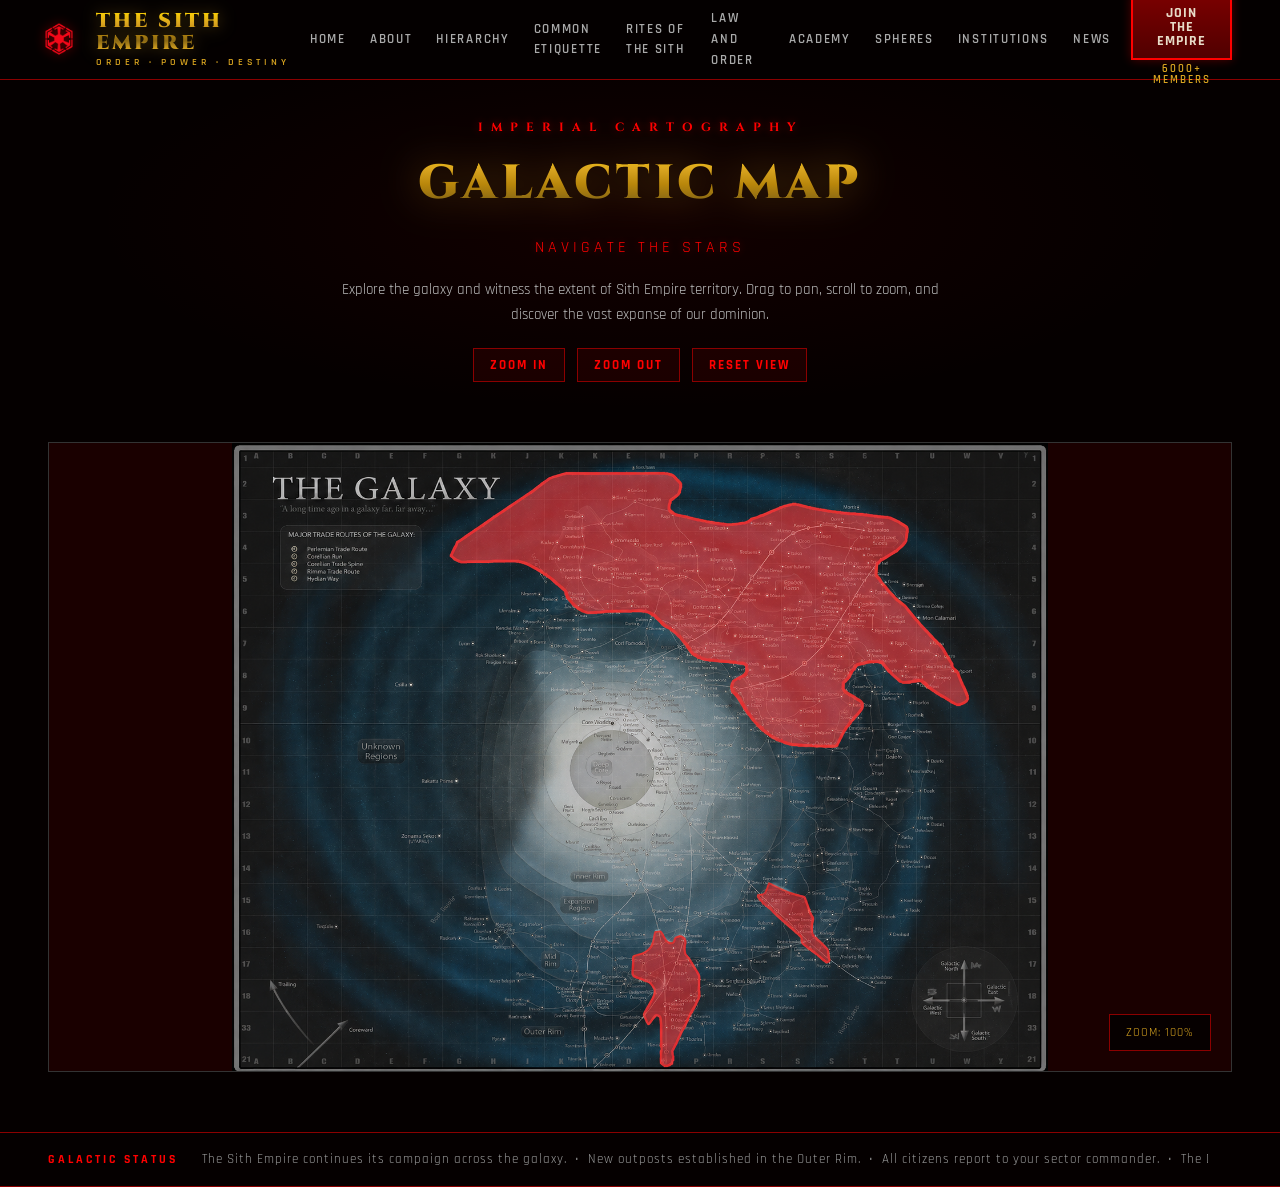
<file: map.html>
<!DOCTYPE html>
<html lang="en">
<head>
<meta charset="UTF-8">
<meta name="viewport" content="width=device-width, initial-scale=1.0">
<title>Galactic Map - The Sith Empire</title>
<link href="https://fonts.googleapis.com/css2?family=Cinzel:wght@400;700;900&family=Rajdhani:wght@300;400;500;600;700&display=swap" rel="stylesheet">
<style>
*, *::before, *::after { margin: 0; padding: 0; box-sizing: border-box; }
:root {
  --bg-deep: #050000;
  --bg-secondary: #1A0000;
  --accent-red: #8B0000;
  --glow-red: #FF0000;
  --text-light: #E8DCC8;
  --text-dim: #666666;
  --gold: #DAA520;
  --border-steel: #333333;
  --font-display: 'Cinzel', serif;
  --font-body: 'Rajdhani', sans-serif;
}
html { scroll-behavior: smooth; }
body { background: var(--bg-deep); color: var(--text-light); font-family: var(--font-body); font-size: 16px; line-height: 1.6; overflow-x: hidden; }
a { text-decoration: none; color: inherit; }

/* Header */
#site-header { position: fixed; top: 0; left: 0; right: 0; z-index: 1000; height: 80px; background: rgba(5,0,0,0.92); border-bottom: 1px solid var(--accent-red); backdrop-filter: blur(12px); display: flex; align-items: center; padding: 0 48px 0 34px; }
.header-inner { width: 100%; margin: 0; display: grid; grid-template-columns: 1fr auto 1fr; align-items: center; gap: 20px; }
.logo-area { display: flex; align-items: center; gap: 12px; justify-self: start; }
.logo-icon { width: 50px; height: 50px; }
.logo-icon img { width: 100%; height: 100%; object-fit: contain; filter: drop-shadow(0 0 6px rgba(255,0,0,0.5)); }
.logo-text h1 { font-family: var(--font-display); font-size: 20px; font-weight: 900; background: linear-gradient(180deg, #FFD700 0%, #DAA520 30%, #B8860B 50%, #8B6914 70%, #DAA520 90%, #FFD700 100%); -webkit-background-clip: text; -webkit-text-fill-color: transparent; background-clip: text; filter: drop-shadow(0 0 8px rgba(218,165,32,0.4)); letter-spacing: 3px; line-height: 1.1; }
.logo-text span { font-size: 10px; font-weight: 600; color: #DAA520; letter-spacing: 4px; text-transform: uppercase; }
.nav-links { display: flex; gap: 32px; align-items: center; justify-self: center; }
.nav-links a { font-size: 14px; font-weight: 600; text-transform: uppercase; letter-spacing: 2px; color: #aaa; position: relative; padding: 4px 0; transition: color 0.3s ease; }
.nav-links a::after { content: ''; position: absolute; bottom: -2px; left: 50%; right: 50%; height: 2px; background: var(--glow-red); box-shadow: 0 0 6px var(--glow-red); transition: left 0.3s ease, right 0.3s ease; }
.nav-links a:hover, .nav-links a.active { color: var(--glow-red); }
.nav-links a:hover::after, .nav-links a.active::after { left: 0; right: 0; }
.header-cta { display: flex; flex-direction: column; align-items: center; gap: 6px; justify-self: end; text-align: center; }
.header-cta a { font-weight: 700; font-size: 14px; text-transform: uppercase; letter-spacing: 1px; color: var(--text-light); background: linear-gradient(to bottom, #7A0000, #500000); border: 2px solid var(--glow-red); padding: 10px 24px; box-shadow: 0 0 10px rgba(255,0,0,0.3); transition: all 0.3s ease; }
.header-cta a:hover { background: linear-gradient(to bottom, #A00000, #700000); transform: scale(1.05); box-shadow: 0 0 20px rgba(255,0,0,0.5); }
.header-cta small { display: block; font-size: 11px; font-weight: 600; color: #DAA520; letter-spacing: 2px; text-transform: uppercase; text-align: center; }

/* Map Hero */
.map-hero { min-height: 40vh; display: flex; align-items: center; justify-content: center; padding: 120px 48px 40px; position: relative; background: radial-gradient(ellipse at center, rgba(139,0,0,0.1) 0%, transparent 60%), var(--bg-deep); }
.map-hero-content { text-align: center; max-width: 800px; }
.map-symbol { width: 100px; height: 100px; margin: 0 auto 24px; animation: symbolFloat 4s ease-in-out infinite; }
.map-symbol img { width: 100%; height: 100%; object-fit: contain; filter: drop-shadow(0 0 20px rgba(255,0,0,0.4)); }
@keyframes symbolFloat { 0%, 100% { transform: translateY(0); } 50% { transform: translateY(-10px); } }
.map-title { font-family: var(--font-display); font-size: 48px; font-weight: 900; background: linear-gradient(180deg, #FFD700 0%, #DAA520 30%, #B8860B 50%, #8B6914 70%, #DAA520 90%, #FFD700 100%); -webkit-background-clip: text; -webkit-text-fill-color: transparent; background-clip: text; filter: drop-shadow(0 0 20px rgba(218,165,32,0.4)); letter-spacing: 4px; margin-bottom: 12px; }
.map-subtitle { font-size: 16px; color: var(--glow-red); text-transform: uppercase; letter-spacing: 4px; margin-bottom: 16px; text-shadow: 0 0 8px rgba(255,0,0,0.4); }
.map-desc { font-size: 15px; color: #bbb; line-height: 1.7; max-width: 600px; margin: 0 auto; }

/* Map Controls */
.map-controls { display: flex; justify-content: center; gap: 12px; margin: 20px 0; }
.map-btn { font-family: var(--font-body); font-weight: 700; font-size: 13px; text-transform: uppercase; letter-spacing: 2px; color: var(--glow-red); background: rgba(139,0,0,0.15); border: 1px solid var(--accent-red); padding: 8px 16px; cursor: pointer; transition: all 0.3s ease; }
.map-btn:hover { background: rgba(139,0,0,0.3); border-color: var(--glow-red); box-shadow: 0 0 12px rgba(255,0,0,0.3); }
.map-btn:active { transform: scale(0.95); }

/* Map Container */
.map-section { max-width: 1400px; margin: 0 auto; padding: 0 48px 60px; }
.map-container { position: relative; width: 100%; height: 70vh; min-height: 500px; background: var(--bg-secondary); border: 1px solid var(--border-steel); overflow: hidden; cursor: grab; }
.map-container:active { cursor: grabbing; }
.map-container img { position: absolute; top: 0; left: 0; width: 100%; height: 100%; object-fit: contain; transform-origin: center center; transition: transform 0.1s ease-out; user-select: none; -webkit-user-drag: none; }

/* Zoom Indicator */
.zoom-indicator { position: absolute; bottom: 20px; right: 20px; background: rgba(5,0,0,0.9); border: 1px solid var(--accent-red); padding: 8px 16px; font-size: 12px; color: var(--gold); text-transform: uppercase; letter-spacing: 1px; z-index: 10; }

/* Footer */
#site-footer { border-top: 1px solid var(--accent-red); border-bottom: 1px solid var(--accent-red); background: var(--bg-deep); padding: 16px 48px; display: flex; align-items: center; justify-content: space-between; }
.footer-label { font-size: 12px; font-weight: 700; text-transform: uppercase; letter-spacing: 3px; color: var(--glow-red); flex-shrink: 0; }
.footer-ticker { flex: 1; overflow: hidden; margin: 0 24px; position: relative; }
.ticker-track { display: flex; white-space: nowrap; animation: ticker-scroll 30s linear infinite; }
.ticker-track span { font-size: 13px; color: #999; letter-spacing: 1px; padding-right: 80px; }
@keyframes ticker-scroll { 0% { transform: translateX(0); } 100% { transform: translateX(-50%); } }

/* Particles */
.particles { position: fixed; inset: 0; pointer-events: none; z-index: 0; overflow: hidden; }
.particle { position: absolute; width: 2px; height: 2px; background: var(--glow-red); border-radius: 50%; opacity: 0; animation: particleDrift 8s linear infinite; }
@keyframes particleDrift { 0% { opacity: 0; transform: translateY(100vh) scale(0); } 10% { opacity: 0.6; } 90% { opacity: 0.2; } 100% { opacity: 0; transform: translateY(-10vh) scale(1); } }

@media (max-width: 768px) {
  #site-header { padding: 0 20px; }
  .nav-links { display: none; }
  .map-hero { padding: 100px 20px 30px; }
  .map-title { font-size: 32px; }
  .map-section { padding: 0 20px 40px; }
  .map-container { height: 60vh; min-height: 400px; }
  #site-footer { flex-direction: column; gap: 12px; text-align: center; }
  .footer-ticker { margin: 0; }
}



/* === UNIVERSAL IMPERIAL NAVIGATION === */
#site-header {
  position: fixed !important;
  top: 0 !important;
  left: 0 !important;
  right: 0 !important;
  z-index: 1000 !important;
  height: 80px !important;
  min-height: 80px !important;
  background: rgba(5,0,0,0.92) !important;
  border: 0 !important;
  border-bottom: 1px solid var(--accent-red, #8B0000) !important;
  border-radius: 0 !important;
  box-shadow: none !important;
  backdrop-filter: blur(12px) !important;
  display: flex !important;
  align-items: center !important;
  padding: 0 48px 0 34px !important;
}
#site-header::before { content: none !important; display: none !important; }
.header-inner {
  width: 100% !important;
  margin: 0 !important;
  display: grid !important;
  grid-template-columns: 1fr auto 1fr !important;
  align-items: center !important;
  gap: 20px !important;
}
.logo-area {
  display: flex !important;
  align-items: center !important;
  gap: 12px !important;
  justify-self: start !important;
  color: inherit !important;
  text-decoration: none !important;
}
.logo-icon {
  width: 50px !important;
  height: 50px !important;
  position: relative !important;
  flex: 0 0 auto !important;
}
.logo-icon::before { content: none !important; display: none !important; animation: none !important; }
.logo-icon img {
  width: 100% !important;
  height: 100% !important;
  object-fit: contain !important;
  filter: drop-shadow(0 0 6px rgba(255,0,0,0.5)) !important;
}
.logo-text h1 {
  font-family: 'Cinzel', serif !important;
  font-size: 20px !important;
  font-weight: 900 !important;
  background: linear-gradient(180deg, #FFD700 0%, #DAA520 30%, #B8860B 50%, #8B6914 70%, #DAA520 90%, #FFD700 100%) !important;
  -webkit-background-clip: text !important;
  background-clip: text !important;
  -webkit-text-fill-color: transparent !important;
  text-shadow: none !important;
  filter: drop-shadow(0 0 8px rgba(218,165,32,0.4)) drop-shadow(0 2px 4px rgba(0,0,0,0.8)) !important;
  letter-spacing: 3px !important;
  line-height: 1.1 !important;
  margin: 0 !important;
}
.logo-text span {
  display: block !important;
  margin-top: 0 !important;
  font-family: 'Rajdhani', sans-serif !important;
  font-size: 10px !important;
  font-weight: 600 !important;
  color: #DAA520 !important;
  letter-spacing: 4px !important;
  text-transform: uppercase !important;
  white-space: nowrap !important;
}
.nav-links {
  display: flex !important;
  gap: 32px !important;
  align-items: center !important;
  justify-content: center !important;
  justify-self: center !important;
  flex-wrap: nowrap !important;
}
.nav-links a {
  font-family: 'Rajdhani', sans-serif !important;
  font-size: 14px !important;
  font-weight: 600 !important;
  text-transform: uppercase !important;
  letter-spacing: 2px !important;
  color: #aaa !important;
  position: relative !important;
  padding: 4px 0 !important;
  text-decoration: none !important;
  transition: color 0.3s ease, text-shadow 0.3s ease !important;
  transform: none !important;
}
.nav-links a::before { content: none !important; display: none !important; }
.nav-links a::after {
  content: '' !important;
  position: absolute !important;
  bottom: -2px !important;
  left: 50% !important;
  right: 50% !important;
  width: auto !important;
  height: 2px !important;
  background: var(--glow-red, #FF0000) !important;
  box-shadow: 0 0 6px var(--glow-red, #FF0000) !important;
  transition: left 0.3s ease, right 0.3s ease !important;
  transform: none !important;
}
.nav-links a:hover,
.nav-links a.active {
  color: var(--glow-red, #FF0000) !important;
  text-shadow: none !important;
  transform: none !important;
}
.nav-links a:hover::after,
.nav-links a.active::after { left: 0 !important; right: 0 !important; }
.header-cta {
  display: flex !important;
  flex-direction: column !important;
  align-items: center !important;
  justify-content: center !important;
  gap: 2px !important;
  justify-self: end !important;
  text-align: center !important;
}
.header-cta a {
  font-family: 'Rajdhani', sans-serif !important;
  font-weight: 700 !important;
  font-size: 14px !important;
  line-height: 1 !important;
  text-transform: uppercase !important;
  letter-spacing: 1px !important;
  color: var(--text-light, #E8DCC8) !important;
  background: linear-gradient(to bottom, #7A0000, #500000) !important;
  border: 2px solid var(--glow-red, #FF0000) !important;
  border-radius: 0 !important;
  padding: 10px 24px !important;
  box-shadow: 0 0 10px rgba(255,0,0,0.3) !important;
  transition: all 0.3s ease !important;
  text-decoration: none !important;
  isolation: auto !important;
  overflow: visible !important;
}
.header-cta a::after { content: none !important; display: none !important; }
.header-cta a:hover {
  background: linear-gradient(to bottom, #A00000, #700000) !important;
  transform: scale(1.05) !important;
  box-shadow: 0 0 20px rgba(255,0,0,0.5) !important;
}
.header-cta small {
  display: block !important;
  font-family: 'Rajdhani', sans-serif !important;
  font-size: 8px !important;
  line-height: 1 !important;
  font-weight: 600 !important;
  color: #DAA520 !important;
  letter-spacing: 1.25px !important;
  text-transform: uppercase !important;
  text-align: center !important;
}
@media (max-width: 1180px) {
  #site-header { height: auto !important; min-height: 80px !important; padding: 12px 22px !important; }
  .header-inner { grid-template-columns: 1fr !important; justify-items: center !important; gap: 12px !important; }
  .logo-area, .header-cta { justify-self: center !important; }
  .nav-links { flex-wrap: wrap !important; gap: 10px 20px !important; }
}
@media (max-width: 720px) {
  #site-header { position: absolute !important; padding: 14px !important; }
  .nav-links { gap: 9px 14px !important; }
  .nav-links a { font-size: 11px !important; }
  .header-cta a { padding: 9px 14px !important; font-size: 12px !important; }
}


/* === HERO RECENTERING AFTER EMBLEM REMOVAL === */
.map-hero-content {
  display: flex !important;
  flex-direction: column !important;
  align-items: center !important;
  justify-content: center !important;
  margin: 0 auto !important;
  text-align: center !important;
}
.hero-eyebrow {
  font-family: var(--font-display) !important;
  font-size: 12px !important;
  font-weight: 700 !important;
  letter-spacing: 8px !important;
  line-height: 1.2 !important;
  color: var(--glow-red) !important;
  text-transform: uppercase !important;
  margin: 0 0 12px !important;
  text-shadow: 0 0 10px rgba(255,0,0,.45) !important;
}
@media (max-width:768px) {
  .hero-eyebrow { font-size: 11px !important; letter-spacing: 4px !important; }
}

</style>
<link rel="stylesheet" href="mobile.css">
</head>
<body>

<header id="site-header">
  <div class="header-inner">
    <a href="index.html" class="logo-area">
      <div class="logo-icon"><img src="ts-empire-symbol.png" alt="Sith Empire Symbol"></div>
      <div class="logo-text">
        <h1>THE SITH EMPIRE</h1>
        <span>Order &middot; Power &middot; Destiny</span>
      </div>
    </a>
    <nav class="nav-links">
      <a href="index.html">Home</a>
      <a href="about.html">About</a>
      <a href="hierarchy.html">Hierarchy</a>
      <a href="common-etiquette.html">Common Etiquette</a>
      <a href="rites-of-the-sith.html">Rites of the Sith</a>
      <a href="law-and-order.html">Law and Order</a>
      <a href="academy.html">Academy</a>
      <a href="spheres.html">Spheres</a>
      <a href="institutions.html">Institutions</a>
      <a href="news.html">News</a>
    </nav>
    <div class="header-cta">
      <a href="https://discord.com/invite/bRE6W3CkBe">Join the Empire</a>
      <small>6000+ Members</small>
    </div>
  </div>
</header>

<section class="map-hero">
  <div class="map-hero-content">
    <div class="hero-eyebrow">IMPERIAL CARTOGRAPHY</div>
    <h1 class="map-title">GALACTIC MAP</h1>
    <p class="map-subtitle">Navigate the Stars</p>
    <p class="map-desc">Explore the galaxy and witness the extent of Sith Empire territory. Drag to pan, scroll to zoom, and discover the vast expanse of our dominion.</p>
    <div class="map-controls">
      <button class="map-btn" id="zoomIn">Zoom In</button>
      <button class="map-btn" id="zoomOut">Zoom Out</button>
      <button class="map-btn" id="resetView">Reset View</button>
    </div>
  </div>
</section>

<section class="map-section">
  <div class="map-container" id="mapContainer">
    <img src="galaxy-map.png" alt="Galaxy Map" id="mapImage">
    <div class="zoom-indicator" id="zoomIndicator">Zoom: 100%</div>
  </div>
</section>

<footer id="site-footer">
  <div class="footer-label">Galactic Status</div>
  <div class="footer-ticker">
    <div class="ticker-track">
      <span>The Sith Empire continues its campaign across the galaxy. &nbsp;&bull;&nbsp; New outposts established in the Outer Rim. &nbsp;&bull;&nbsp; All citizens report to your sector commander. &nbsp;&bull;&nbsp; The Dark Side grows stronger. &nbsp;&bull;&nbsp;</span>
      <span>The Sith Empire continues its campaign across the galaxy. &nbsp;&bull;&nbsp; New outposts established in the Outer Rim. &nbsp;&bull;&nbsp; All citizens report to your sector commander. &nbsp;&bull;&nbsp; The Dark Side grows stronger. &nbsp;&bull;&nbsp;</span>
    </div>
  </div>
</footer>

<div class="particles" id="particles"></div>

<script>
// Generate floating particles
const particlesContainer = document.getElementById('particles');
for (let i = 0; i < 20; i++) {
  const p = document.createElement('div');
  p.className = 'particle';
  p.style.left = Math.random() * 100 + '%';
  p.style.animationDelay = Math.random() * 8 + 's';
  p.style.animationDuration = (6 + Math.random() * 6) + 's';
  p.style.width = p.style.height = (1 + Math.random() * 2) + 'px';
  particlesContainer.appendChild(p);
}

// Map interaction
const mapContainer = document.getElementById('mapContainer');
const mapImage = document.getElementById('mapImage');
const zoomIndicator = document.getElementById('zoomIndicator');

let scale = 1;
let translateX = 0;
let translateY = 0;
let isDragging = false;
let startX, startY, lastTranslateX, lastTranslateY;

function updateTransform() {
  mapImage.style.transform = `translate(${translateX}px, ${translateY}px) scale(${scale})`;
  zoomIndicator.textContent = `Zoom: ${Math.round(scale * 100)}%`;
}

// Zoom with mouse wheel
mapContainer.addEventListener('wheel', (e) => {
  e.preventDefault();
  const delta = e.deltaY > 0 ? 0.9 : 1.1;
  const newScale = Math.max(0.5, Math.min(5, scale * delta));
  
  if (newScale !== scale) {
    const rect = mapContainer.getBoundingClientRect();
    const mouseX = e.clientX - rect.left;
    const mouseY = e.clientY - rect.top;
    
    const scaleChange = newScale / scale;
    translateX = mouseX - (mouseX - translateX) * scaleChange;
    translateY = mouseY - (mouseY - translateY) * scaleChange;
    scale = newScale;
    
    updateTransform();
  }
});

// Drag to pan
mapContainer.addEventListener('mousedown', (e) => {
  isDragging = true;
  startX = e.clientX;
  startY = e.clientY;
  lastTranslateX = translateX;
  lastTranslateY = translateY;
  mapImage.style.transition = 'none';
});

document.addEventListener('mousemove', (e) => {
  if (!isDragging) return;
  e.preventDefault();
  translateX = lastTranslateX + (e.clientX - startX);
  translateY = lastTranslateY + (e.clientY - startY);
  updateTransform();
});

document.addEventListener('mouseup', () => {
  isDragging = false;
  mapImage.style.transition = 'transform 0.1s ease-out';
});

// Touch support for mobile
let lastTouchDistance = 0;
mapContainer.addEventListener('touchstart', (e) => {
  if (e.touches.length === 1) {
    isDragging = true;
    startX = e.touches[0].clientX;
    startY = e.touches[0].clientY;
    lastTranslateX = translateX;
    lastTranslateY = translateY;
    mapImage.style.transition = 'none';
  } else if (e.touches.length === 2) {
    lastTouchDistance = Math.hypot(
      e.touches[0].clientX - e.touches[1].clientX,
      e.touches[0].clientY - e.touches[1].clientY
    );
  }
});

mapContainer.addEventListener('touchmove', (e) => {
  e.preventDefault();
  if (e.touches.length === 1 && isDragging) {
    translateX = lastTranslateX + (e.touches[0].clientX - startX);
    translateY = lastTranslateY + (e.touches[0].clientY - startY);
    updateTransform();
  } else if (e.touches.length === 2) {
    const currentDistance = Math.hypot(
      e.touches[0].clientX - e.touches[1].clientX,
      e.touches[0].clientY - e.touches[1].clientY
    );
    const delta = currentDistance / lastTouchDistance;
    scale = Math.max(0.5, Math.min(5, scale * delta));
    lastTouchDistance = currentDistance;
    updateTransform();
  }
});

mapContainer.addEventListener('touchend', () => {
  isDragging = false;
  mapImage.style.transition = 'transform 0.1s ease-out';
});

// Button controls
document.getElementById('zoomIn').addEventListener('click', () => {
  scale = Math.min(5, scale * 1.2);
  updateTransform();
});

document.getElementById('zoomOut').addEventListener('click', () => {
  scale = Math.max(0.5, scale / 1.2);
  updateTransform();
});

document.getElementById('resetView').addEventListener('click', () => {
  scale = 1;
  translateX = 0;
  translateY = 0;
  updateTransform();
});

// Header shadow on scroll
window.addEventListener('scroll', () => {
  const header = document.getElementById('site-header');
  header.style.boxShadow = window.scrollY > 50 ? '0 4px 30px rgba(255,0,0,0.15)' : 'none';
});
</script>

<script src="mobile.js" defer></script>
</body>
</html>
</file>
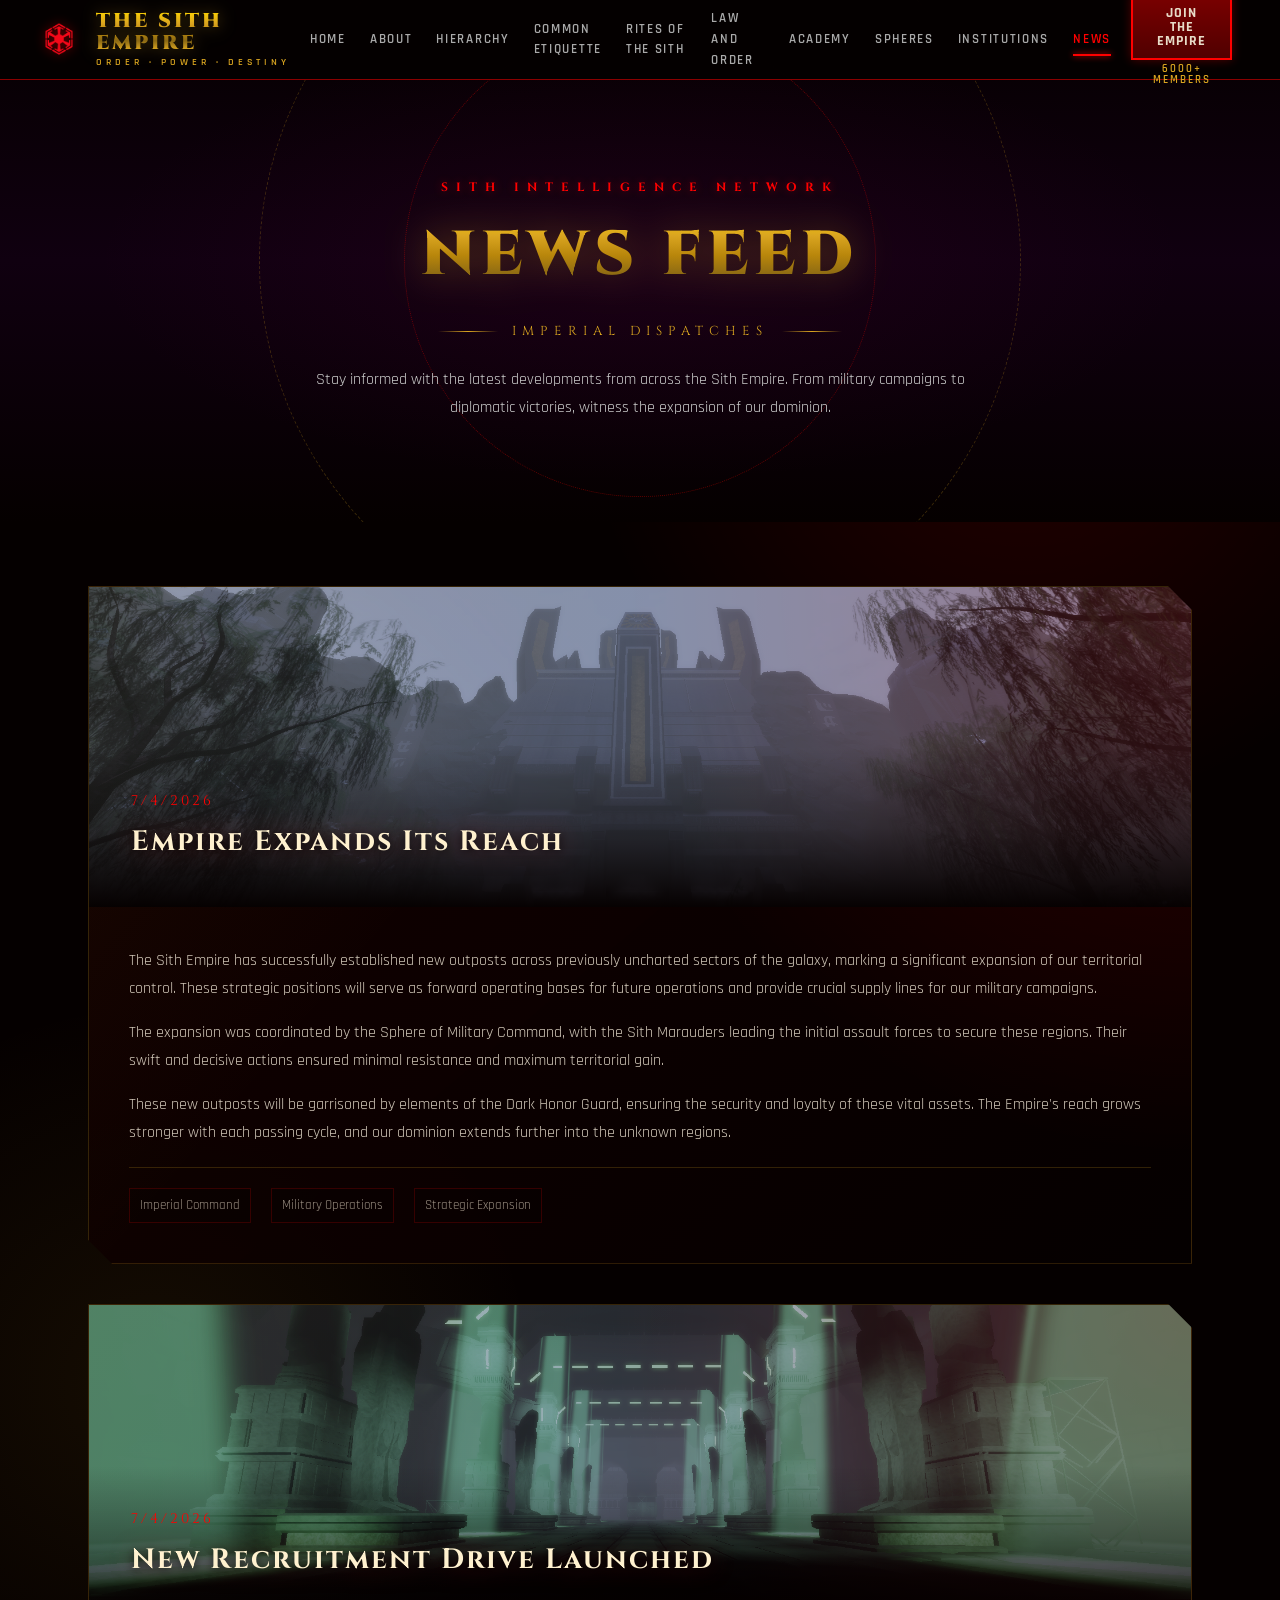
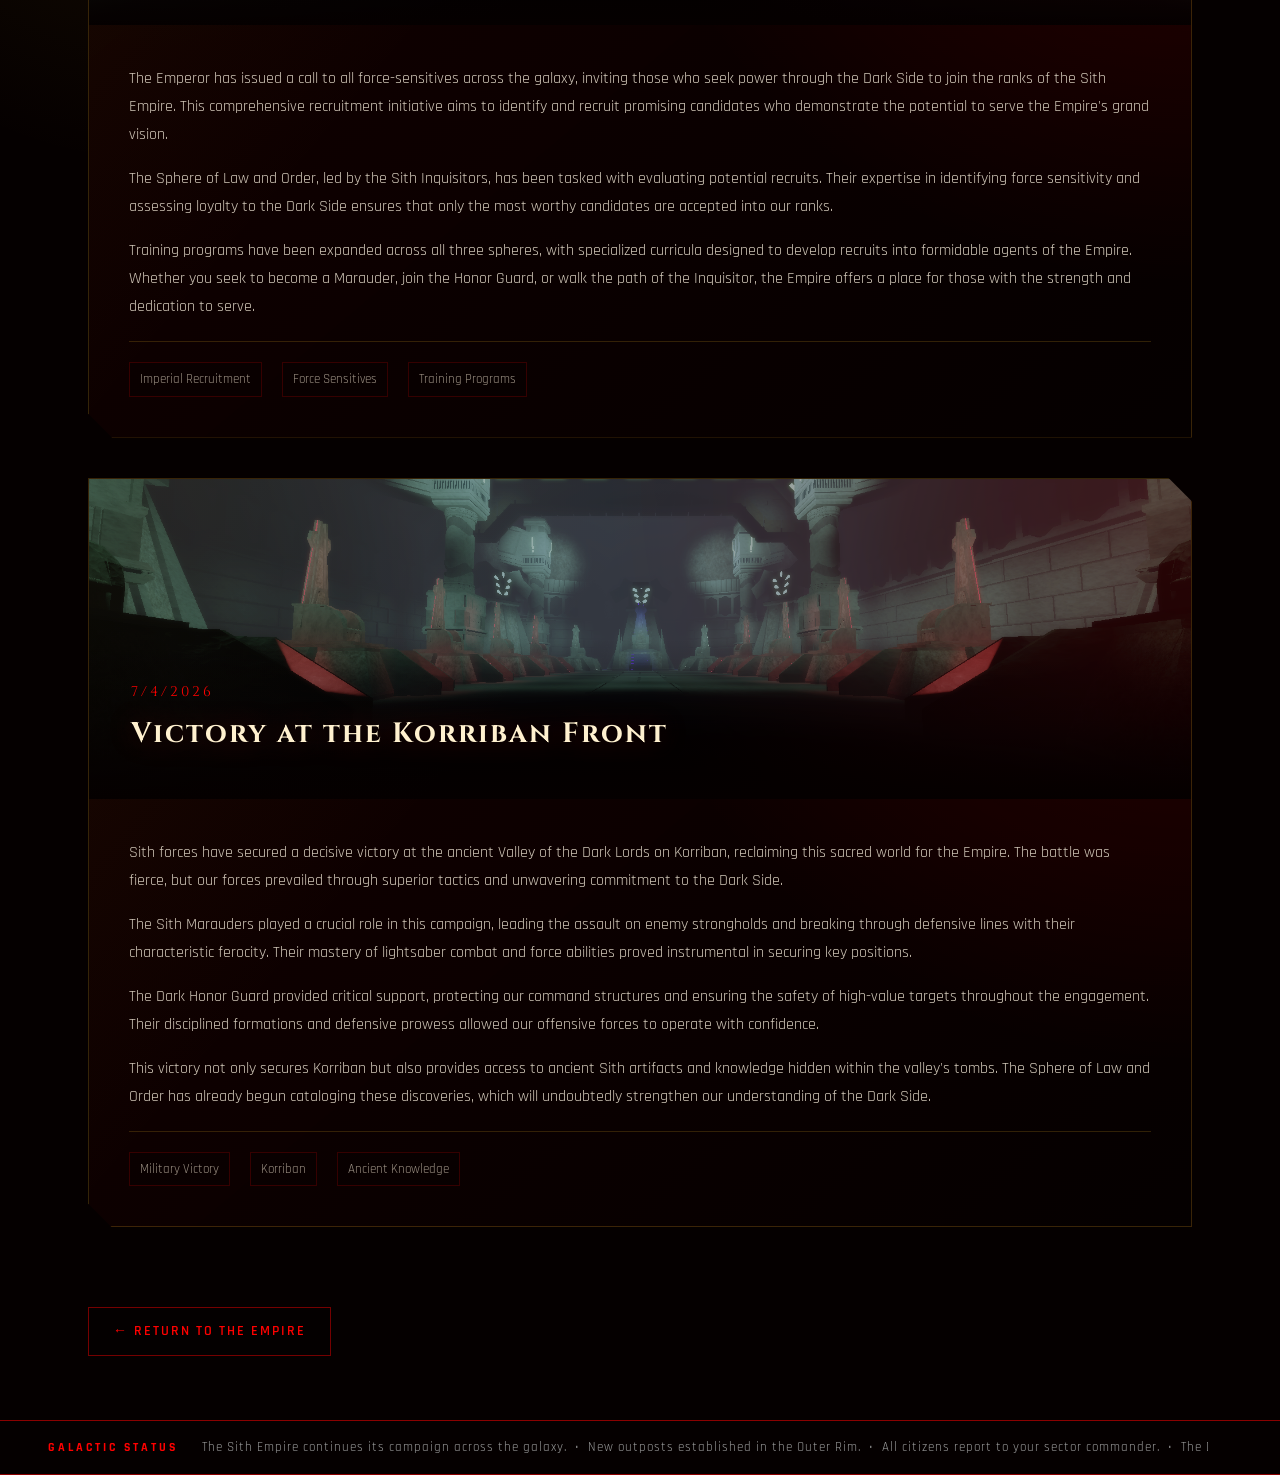
<file: news.html>
<!DOCTYPE html>
<html lang="en">
<head>
  <meta charset="UTF-8">
  <meta name="viewport" content="width=device-width, initial-scale=1.0">
  <title>News Feed - The Sith Empire</title>
  <link href="https://fonts.googleapis.com/css2?family=Cinzel:wght@400;700;900&family=Rajdhani:wght@300;400;500;600;700&display=swap" rel="stylesheet">
  <style>
    * { margin: 0; padding: 0; box-sizing: border-box; }
    :root {
      --bg-deep: #050000;
      --bg-secondary: #1A0000;
      --accent-red: #8B0000;
      --glow-red: #FF0000;
      --text-light: #E8DCC8;
      --text-dim: #666666;
      --gold: #DAA520;
      --border-steel: #333333;
      --font-display: 'Cinzel', serif;
      --font-body: 'Rajdhani', sans-serif;
    }
    html { scroll-behavior: smooth; }
    body { background: var(--bg-deep); color: var(--text-light); font-family: var(--font-body); font-size: 16px; line-height: 1.6; overflow-x: hidden; }
    a { text-decoration: none; color: inherit; }
    
    #site-header { position: fixed; top: 0; left: 0; right: 0; z-index: 1000; height: 80px; background: rgba(5,0,0,0.92); border-bottom: 1px solid var(--accent-red); backdrop-filter: blur(12px); display: flex; align-items: center; padding: 0 48px 0 34px; }
.header-inner { width: 100%; margin: 0; display: grid; grid-template-columns: 1fr auto 1fr; align-items: center; gap: 20px; }
.logo-area { display: flex; align-items: center; gap: 12px; justify-self: start; }
    .logo-icon { width: 50px; height: 50px; }
    .logo-icon img { width: 100%; height: 100%; object-fit: contain; filter: drop-shadow(0 0 6px rgba(255,0,0,0.5)); }
    .logo-text h1 { font-family: var(--font-display); font-size: 20px; font-weight: 900; background: linear-gradient(180deg, #FFD700 0%, #DAA520 30%, #B8860B 50%, #8B6914 70%, #DAA520 90%, #FFD700 100%); -webkit-background-clip: text; -webkit-text-fill-color: transparent; background-clip: text; filter: drop-shadow(0 0 8px rgba(218,165,32,0.4)); letter-spacing: 3px; line-height: 1.1; }
    .logo-text span { font-size: 10px; font-weight: 600; color: #DAA520; letter-spacing: 4px; text-transform: uppercase; }
    .nav-links { display: flex; gap: 32px; align-items: center; justify-self: center; }
    .nav-links a { font-size: 14px; font-weight: 600; text-transform: uppercase; letter-spacing: 2px; color: #aaa; position: relative; padding: 4px 0; transition: color 0.3s ease; }
    .nav-links a::after { content: ''; position: absolute; bottom: -2px; left: 50%; right: 50%; height: 2px; background: var(--glow-red); box-shadow: 0 0 6px var(--glow-red); transition: left 0.3s ease, right 0.3s ease; }
    .nav-links a:hover, .nav-links a.active { color: var(--glow-red); }
    .nav-links a:hover::after, .nav-links a.active::after { left: 0; right: 0; }
    .header-cta { display: flex; flex-direction: column; align-items: center; gap: 6px; justify-self: end; text-align: center; }
    .header-cta a { font-weight: 700; font-size: 14px; text-transform: uppercase; letter-spacing: 1px; color: var(--text-light); background: linear-gradient(to bottom, #7A0000, #500000); border: 2px solid var(--glow-red); padding: 10px 24px; box-shadow: 0 0 10px rgba(255,0,0,0.3); transition: all 0.3s ease; }
    .header-cta a:hover { background: linear-gradient(to bottom, #A00000, #700000); transform: scale(1.05); }
    .header-cta small { display: block; font-size: 11px; font-weight: 600; color: #DAA520; letter-spacing: 2px; text-transform: uppercase; text-align: center; }
    
    .news-hero { min-height: 50vh; display: flex; align-items: center; justify-content: center; padding: 140px 48px 60px; position: relative; background: radial-gradient(ellipse at center, rgba(255,0,0,0.08) 0%, transparent 60%), var(--bg-deep); }
    .news-hero-content { text-align: center; max-width: 800px; }
    .news-symbol { width: 100px; height: 100px; margin: 0 auto 30px; animation: symbolFloat 4s ease-in-out infinite; }
    .news-symbol img { width: 100%; height: 100%; object-fit: contain; filter: drop-shadow(0 0 20px rgba(255,0,0,0.5)); }
    @keyframes symbolFloat { 0%, 100% { transform: translateY(0); } 50% { transform: translateY(-10px); } }
    .news-title { font-family: var(--font-display); font-size: clamp(44px, 5.5vw, 62px); font-weight: 900; background: linear-gradient(180deg, #FFD700 0%, #DAA520 30%, #B8860B 50%, #8B6914 70%, #DAA520 90%, #FFD700 100%); -webkit-background-clip: text; -webkit-text-fill-color: transparent; background-clip: text; filter: drop-shadow(0 0 20px rgba(218,165,32,0.4)); letter-spacing: 4px; margin-bottom: 16px; }
    .news-subtitle { font-size: 18px; color: var(--glow-red); text-transform: uppercase; letter-spacing: 4px; margin-bottom: 24px; text-shadow: 0 0 8px rgba(255,0,0,0.4); }
    .news-desc { font-size: 16px; color: #bbb; line-height: 1.75; max-width: 700px; margin: 0 auto; }
    
    .news-content { max-width: 1200px; margin: 0 auto; padding: 60px 48px; }
    .news-article { background: linear-gradient(135deg, rgba(26,0,0,0.8), rgba(5,0,0,0.9)); border: 1px solid var(--border-steel); margin-bottom: 40px; clip-path: polygon(0 0, calc(100% - 20px) 0, 100% 20px, 100% 100%, 20px 100%, 0 calc(100% - 20px)); overflow: hidden; transition: all 0.3s ease; }
    .news-article:hover { border-color: var(--accent-red); box-shadow: 0 0 30px rgba(255,0,0,0.15); }
    .news-article-header { position: relative; height: 300px; overflow: hidden; }
    .news-article-image { width: 100%; height: 100%; object-fit: cover; transition: transform 0.5s ease; }
    .news-article:hover .news-article-image { transform: scale(1.05); }
    .news-article-overlay { position: absolute; bottom: 0; left: 0; right: 0; padding: 40px; background: linear-gradient(to top, rgba(5,0,0,0.95), transparent); }
    .news-article-date { font-size: 14px; color: var(--glow-red); text-transform: uppercase; letter-spacing: 2px; margin-bottom: 8px; }
    .news-article-title { font-family: var(--font-display); font-size: 28px; font-weight: 700; color: var(--text-light); text-shadow: 0 2px 10px rgba(0,0,0,0.8); }
    .news-article-body { padding: 40px; }
    .news-article-text { font-size: 16px; color: #ccc; line-height: 1.75; margin-bottom: 20px; }
    .news-article-text p { margin-bottom: 16px; }
    .news-article-meta { display: flex; gap: 20px; padding-top: 20px; border-top: 1px solid rgba(139,0,0,0.3); font-size: 13px; color: var(--text-dim); }
    .news-article-meta span { display: flex; align-items: center; gap: 6px; }
    
    .back-link { display: inline-flex; align-items: center; gap: 8px; margin-top: 40px; font-size: 14px; font-weight: 600; color: var(--glow-red); text-transform: uppercase; letter-spacing: 2px; padding: 12px 24px; border: 1px solid var(--accent-red); transition: all 0.3s; }
    .back-link:hover { background: rgba(139,0,0,0.2); border-color: var(--glow-red); box-shadow: 0 0 10px rgba(255,0,0,0.2); }
    
    #site-footer { border-top: 1px solid var(--accent-red); border-bottom: 1px solid var(--accent-red); background: var(--bg-deep); padding: 16px 48px; display: flex; align-items: center; justify-content: space-between; }
    .footer-label { font-size: 12px; font-weight: 700; text-transform: uppercase; letter-spacing: 3px; color: var(--glow-red); flex-shrink: 0; }
    .footer-ticker { flex: 1; overflow: hidden; margin: 0 24px; position: relative; }
    .ticker-track { display: flex; white-space: nowrap; animation: ticker-scroll 30s linear infinite; }
    .ticker-track span { font-size: 13px; color: #999; letter-spacing: 1px; padding-right: 80px; }
    @keyframes ticker-scroll { 0% { transform: translateX(0); } 100% { transform: translateX(-50%); } }
    
    @media (max-width: 768px) {
      #site-header { padding: 0 20px; }
      .nav-links { display: none; }
      .news-hero { padding: 120px 20px 40px; }
      .news-title { font-size: 36px; }
      .news-content { padding: 40px 20px; }
      .news-article-header { height: 200px; }
      .news-article-title { font-size: 24px; }
      .news-article-body { padding: 24px; }
    }
  



/* === NEWS VISUAL REFRESH PRESERVE FORMAT === */
body { background: radial-gradient(circle at 80% 12%, rgba(255,0,0,.13), transparent 28rem), radial-gradient(circle at 12% 45%, rgba(218,165,32,.08), transparent 24rem), var(--bg-deep) !important; }
.news-hero { min-height:58vh !important; display:flex !important; align-items:center !important; justify-content:center !important; padding:140px 48px 60px !important; position:relative !important; overflow:hidden !important; background: radial-gradient(ellipse at 50% 50%, rgba(120,0,80,.12) 0%, transparent 60%), linear-gradient(180deg,#050000 0%,#100010 50%,#050000 100%) !important; }
.news-hero::before,.news-hero::after { content:'' !important; position:absolute !important; left:50% !important; top:50% !important; border-radius:50% !important; pointer-events:none !important; }
.news-hero::before { width:760px !important; height:760px !important; border:1px dashed rgba(218,165,32,.24) !important; transform:translate(-50%,-50%) !important; animation:newsSpin 60s linear infinite !important; }
.news-hero::after { width:470px !important; height:470px !important; border:1px dotted rgba(255,0,0,.35) !important; transform:translate(-50%,-50%) !important; animation:newsSpin 40s linear infinite reverse !important; }
@keyframes newsSpin { to { transform:translate(-50%,-50%) rotate(360deg); } }
.news-hero-content { position:relative !important; z-index:1 !important; }
.news-symbol { width:96px !important; height:96px !important; filter:drop-shadow(0 0 24px rgba(255,0,0,.5)) !important; }
.news-title { font-size:clamp(44px, 5.5vw, 62px) !important; letter-spacing:6px !important; }
.news-subtitle { font-family:var(--font-display) !important; display:inline-flex !important; align-items:center !important; gap:14px !important; color:var(--gold) !important; font-size:13px !important; letter-spacing:6px !important; text-shadow:none !important; }
.news-subtitle::before,.news-subtitle::after { content:'' !important; display:block !important; width:60px !important; height:1px !important; background:linear-gradient(90deg, transparent, var(--gold), transparent) !important; }
.news-desc { color:#ccc !important; }
.news-content { max-width:1200px !important; padding:64px 48px !important; }
.news-article { position:relative !important; background:linear-gradient(140deg, rgba(20,0,0,.86), rgba(5,0,0,.94)) !important; border:1px solid rgba(218,165,32,.22) !important; clip-path:polygon(0 0, calc(100% - 24px) 0, 100% 24px, 100% 100%, 24px 100%, 0 calc(100% - 24px)) !important; box-shadow:0 22px 65px rgba(0,0,0,.42) !important; }
.news-article::before { content:'' !important; position:absolute !important; inset:0 !important; pointer-events:none !important; background:radial-gradient(circle at top right, rgba(255,0,0,.16), transparent 44%), linear-gradient(130deg, rgba(218,165,32,.05), transparent 36%) !important; z-index:1 !important; }
.news-article:hover { border-color:var(--glow-red) !important; box-shadow:0 28px 80px rgba(0,0,0,.55), 0 0 34px rgba(255,0,0,.18) !important; }
.news-article-header { height:320px !important; }
.news-article-image { filter:saturate(1.05) contrast(1.08) brightness(.78) !important; }
.news-article-overlay { z-index:2 !important; padding:42px !important; background:linear-gradient(to top, rgba(5,0,0,.98), rgba(5,0,0,.34), transparent) !important; }
.news-article-date { font-family:var(--font-display) !important; color:var(--glow-red) !important; letter-spacing:3px !important; }
.news-article-title { font-size:28px !important; letter-spacing:2px !important; color:#fff1cf !important; filter:drop-shadow(0 0 12px rgba(255,0,0,.18)) !important; }
.news-article-body { position:relative !important; z-index:2 !important; padding:40px !important; }
.news-article-text { color:#d1c7b8 !important; }
.news-article-meta { border-top:1px solid rgba(218,165,32,.20) !important; color:#9b8f82 !important; flex-wrap:wrap !important; }
.news-article-meta span { padding:6px 10px !important; border:1px solid rgba(139,0,0,.35) !important; background:rgba(0,0,0,.22) !important; }
.back-link { background:rgba(0,0,0,.28) !important; border-color:rgba(255,0,0,.45) !important; }
@media (max-width:768px) { .news-title { font-size:38px !important; } .news-subtitle { letter-spacing:3px !important; } .news-subtitle::before,.news-subtitle::after { width:36px !important; } .news-article-header { height:220px !important; } }

/* === UNIVERSAL IMPERIAL NAVIGATION === */
#site-header {
  position: fixed !important;
  top: 0 !important;
  left: 0 !important;
  right: 0 !important;
  z-index: 1000 !important;
  height: 80px !important;
  min-height: 80px !important;
  background: rgba(5,0,0,0.92) !important;
  border: 0 !important;
  border-bottom: 1px solid var(--accent-red, #8B0000) !important;
  border-radius: 0 !important;
  box-shadow: none !important;
  backdrop-filter: blur(12px) !important;
  display: flex !important;
  align-items: center !important;
  padding: 0 48px 0 34px !important;
}
#site-header::before { content: none !important; display: none !important; }
.header-inner {
  width: 100% !important;
  margin: 0 !important;
  display: grid !important;
  grid-template-columns: 1fr auto 1fr !important;
  align-items: center !important;
  gap: 20px !important;
}
.logo-area {
  display: flex !important;
  align-items: center !important;
  gap: 12px !important;
  justify-self: start !important;
  color: inherit !important;
  text-decoration: none !important;
}
.logo-icon {
  width: 50px !important;
  height: 50px !important;
  position: relative !important;
  flex: 0 0 auto !important;
}
.logo-icon::before { content: none !important; display: none !important; animation: none !important; }
.logo-icon img {
  width: 100% !important;
  height: 100% !important;
  object-fit: contain !important;
  filter: drop-shadow(0 0 6px rgba(255,0,0,0.5)) !important;
}
.logo-text h1 {
  font-family: 'Cinzel', serif !important;
  font-size: 20px !important;
  font-weight: 900 !important;
  background: linear-gradient(180deg, #FFD700 0%, #DAA520 30%, #B8860B 50%, #8B6914 70%, #DAA520 90%, #FFD700 100%) !important;
  -webkit-background-clip: text !important;
  background-clip: text !important;
  -webkit-text-fill-color: transparent !important;
  text-shadow: none !important;
  filter: drop-shadow(0 0 8px rgba(218,165,32,0.4)) drop-shadow(0 2px 4px rgba(0,0,0,0.8)) !important;
  letter-spacing: 3px !important;
  line-height: 1.1 !important;
  margin: 0 !important;
}
.logo-text span {
  display: block !important;
  margin-top: 0 !important;
  font-family: 'Rajdhani', sans-serif !important;
  font-size: 10px !important;
  font-weight: 600 !important;
  color: #DAA520 !important;
  letter-spacing: 4px !important;
  text-transform: uppercase !important;
  white-space: nowrap !important;
}
.nav-links {
  display: flex !important;
  gap: 32px !important;
  align-items: center !important;
  justify-content: center !important;
  justify-self: center !important;
  flex-wrap: nowrap !important;
}
.nav-links a {
  font-family: 'Rajdhani', sans-serif !important;
  font-size: 14px !important;
  font-weight: 600 !important;
  text-transform: uppercase !important;
  letter-spacing: 2px !important;
  color: #aaa !important;
  position: relative !important;
  padding: 4px 0 !important;
  text-decoration: none !important;
  transition: color 0.3s ease, text-shadow 0.3s ease !important;
  transform: none !important;
}
.nav-links a::before { content: none !important; display: none !important; }
.nav-links a::after {
  content: '' !important;
  position: absolute !important;
  bottom: -2px !important;
  left: 50% !important;
  right: 50% !important;
  width: auto !important;
  height: 2px !important;
  background: var(--glow-red, #FF0000) !important;
  box-shadow: 0 0 6px var(--glow-red, #FF0000) !important;
  transition: left 0.3s ease, right 0.3s ease !important;
  transform: none !important;
}
.nav-links a:hover,
.nav-links a.active {
  color: var(--glow-red, #FF0000) !important;
  text-shadow: none !important;
  transform: none !important;
}
.nav-links a:hover::after,
.nav-links a.active::after { left: 0 !important; right: 0 !important; }
.header-cta {
  display: flex !important;
  flex-direction: column !important;
  align-items: center !important;
  justify-content: center !important;
  gap: 2px !important;
  justify-self: end !important;
  text-align: center !important;
}
.header-cta a {
  font-family: 'Rajdhani', sans-serif !important;
  font-weight: 700 !important;
  font-size: 14px !important;
  line-height: 1 !important;
  text-transform: uppercase !important;
  letter-spacing: 1px !important;
  color: var(--text-light, #E8DCC8) !important;
  background: linear-gradient(to bottom, #7A0000, #500000) !important;
  border: 2px solid var(--glow-red, #FF0000) !important;
  border-radius: 0 !important;
  padding: 10px 24px !important;
  box-shadow: 0 0 10px rgba(255,0,0,0.3) !important;
  transition: all 0.3s ease !important;
  text-decoration: none !important;
  isolation: auto !important;
  overflow: visible !important;
}
.header-cta a::after { content: none !important; display: none !important; }
.header-cta a:hover {
  background: linear-gradient(to bottom, #A00000, #700000) !important;
  transform: scale(1.05) !important;
  box-shadow: 0 0 20px rgba(255,0,0,0.5) !important;
}
.header-cta small {
  display: block !important;
  font-family: 'Rajdhani', sans-serif !important;
  font-size: 8px !important;
  line-height: 1 !important;
  font-weight: 600 !important;
  color: #DAA520 !important;
  letter-spacing: 1.25px !important;
  text-transform: uppercase !important;
  text-align: center !important;
}
@media (max-width: 1180px) {
  #site-header { height: auto !important; min-height: 80px !important; padding: 12px 22px !important; }
  .header-inner { grid-template-columns: 1fr !important; justify-items: center !important; gap: 12px !important; }
  .logo-area, .header-cta { justify-self: center !important; }
  .nav-links { flex-wrap: wrap !important; gap: 10px 20px !important; }
}
@media (max-width: 720px) {
  #site-header { position: absolute !important; padding: 14px !important; }
  .nav-links { gap: 9px 14px !important; }
  .nav-links a { font-size: 11px !important; }
  .header-cta a { padding: 9px 14px !important; font-size: 12px !important; }
}


/* === HERO RECENTERING AFTER EMBLEM REMOVAL === */
.news-hero-content {
  display: flex !important;
  flex-direction: column !important;
  align-items: center !important;
  justify-content: center !important;
  margin: 0 auto !important;
  text-align: center !important;
}
.hero-eyebrow {
  font-family: var(--font-display) !important;
  font-size: 12px !important;
  font-weight: 700 !important;
  letter-spacing: 8px !important;
  line-height: 1.2 !important;
  color: var(--glow-red) !important;
  text-transform: uppercase !important;
  margin: 0 0 12px !important;
  text-shadow: 0 0 10px rgba(255,0,0,.45) !important;
}
@media (max-width:768px) {
  .hero-eyebrow { font-size: 11px !important; letter-spacing: 4px !important; }
}

</style>
<link rel="stylesheet" href="mobile.css">
</head>
<body>

<header id="site-header">
  <div class="header-inner">
    <a href="index.html" class="logo-area">
      <div class="logo-icon"><img src="ts-empire-symbol.png" alt="Sith Empire Symbol"></div>
      <div class="logo-text">
        <h1>THE SITH EMPIRE</h1>
        <span>Order &middot; Power &middot; Destiny</span>
      </div>
    </a>
    <nav class="nav-links">
      <a href="index.html">Home</a>
      <a href="about.html">About</a>
      <a href="hierarchy.html">Hierarchy</a>
      <a href="common-etiquette.html">Common Etiquette</a>
      <a href="rites-of-the-sith.html">Rites of the Sith</a>
      <a href="law-and-order.html">Law and Order</a>
      <a href="academy.html">Academy</a>
      <a href="spheres.html">Spheres</a>
      <a href="institutions.html">Institutions</a>
      <a href="news.html" class="active">News</a>
    </nav>
    <div class="header-cta">
      <a href="https://discord.com/invite/bRE6W3CkBe">Join the Empire</a>
      <small>6000+ Members</small>
    </div>
  </div>
</header>

<section class="news-hero">
  <div class="news-hero-content">
    <div class="hero-eyebrow">SITH INTELLIGENCE NETWORK</div>
    <h1 class="news-title">NEWS FEED</h1>
    <p class="news-subtitle">Imperial Dispatches</p>
    <p class="news-desc">Stay informed with the latest developments from across the Sith Empire. From military campaigns to diplomatic victories, witness the expansion of our dominion.</p>
  </div>
</section>

<section class="news-content">
  
  <article class="news-article">
    <div class="news-article-header">
      <img src="slide-1.png" alt="Empire Expands" class="news-article-image">
      <div class="news-article-overlay">
        <div class="news-article-date">7/4/2026</div>
        <h2 class="news-article-title">Empire Expands Its Reach</h2>
      </div>
    </div>
    <div class="news-article-body">
      <div class="news-article-text">
        <p>The Sith Empire has successfully established new outposts across previously uncharted sectors of the galaxy, marking a significant expansion of our territorial control. These strategic positions will serve as forward operating bases for future operations and provide crucial supply lines for our military campaigns.</p>
        <p>The expansion was coordinated by the Sphere of Military Command, with the Sith Marauders leading the initial assault forces to secure these regions. Their swift and decisive actions ensured minimal resistance and maximum territorial gain.</p>
        <p>These new outposts will be garrisoned by elements of the Dark Honor Guard, ensuring the security and loyalty of these vital assets. The Empire's reach grows stronger with each passing cycle, and our dominion extends further into the unknown regions.</p>
      </div>
      <div class="news-article-meta">
        <span>Imperial Command</span>
        <span>Military Operations</span>
        <span>Strategic Expansion</span>
      </div>
    </div>
  </article>
  
  <article class="news-article">
    <div class="news-article-header">
      <img src="slide-2.png" alt="Recruitment Drive" class="news-article-image">
      <div class="news-article-overlay">
        <div class="news-article-date">7/4/2026</div>
        <h2 class="news-article-title">New Recruitment Drive Launched</h2>
      </div>
    </div>
    <div class="news-article-body">
      <div class="news-article-text">
        <p>The Emperor has issued a call to all force-sensitives across the galaxy, inviting those who seek power through the Dark Side to join the ranks of the Sith Empire. This comprehensive recruitment initiative aims to identify and recruit promising candidates who demonstrate the potential to serve the Empire's grand vision.</p>
        <p>The Sphere of Law and Order, led by the Sith Inquisitors, has been tasked with evaluating potential recruits. Their expertise in identifying force sensitivity and assessing loyalty to the Dark Side ensures that only the most worthy candidates are accepted into our ranks.</p>
        <p>Training programs have been expanded across all three spheres, with specialized curricula designed to develop recruits into formidable agents of the Empire. Whether you seek to become a Marauder, join the Honor Guard, or walk the path of the Inquisitor, the Empire offers a place for those with the strength and dedication to serve.</p>
      </div>
      <div class="news-article-meta">
        <span>Imperial Recruitment</span>
        <span>Force Sensitives</span>
        <span>Training Programs</span>
      </div>
    </div>
  </article>
  
  <article class="news-article">
    <div class="news-article-header">
      <img src="slide-3.png" alt="Korriban Victory" class="news-article-image">
      <div class="news-article-overlay">
        <div class="news-article-date">7/4/2026</div>
        <h2 class="news-article-title">Victory at the Korriban Front</h2>
      </div>
    </div>
    <div class="news-article-body">
      <div class="news-article-text">
        <p>Sith forces have secured a decisive victory at the ancient Valley of the Dark Lords on Korriban, reclaiming this sacred world for the Empire. The battle was fierce, but our forces prevailed through superior tactics and unwavering commitment to the Dark Side.</p>
        <p>The Sith Marauders played a crucial role in this campaign, leading the assault on enemy strongholds and breaking through defensive lines with their characteristic ferocity. Their mastery of lightsaber combat and force abilities proved instrumental in securing key positions.</p>
        <p>The Dark Honor Guard provided critical support, protecting our command structures and ensuring the safety of high-value targets throughout the engagement. Their disciplined formations and defensive prowess allowed our offensive forces to operate with confidence.</p>
        <p>This victory not only secures Korriban but also provides access to ancient Sith artifacts and knowledge hidden within the valley's tombs. The Sphere of Law and Order has already begun cataloging these discoveries, which will undoubtedly strengthen our understanding of the Dark Side.</p>
      </div>
      <div class="news-article-meta">
        <span>Military Victory</span>
        <span>Korriban</span>
        <span>Ancient Knowledge</span>
      </div>
    </div>
  </article>
  
  <a href="index.html" class="back-link">&larr; Return to the Empire</a>
</section>

<footer id="site-footer">
  <div class="footer-label">Galactic Status</div>
  <div class="footer-ticker">
    <div class="ticker-track">
      <span>The Sith Empire continues its campaign across the galaxy. &nbsp;&bull;&nbsp; New outposts established in the Outer Rim. &nbsp;&bull;&nbsp; All citizens report to your sector commander. &nbsp;&bull;&nbsp; The Dark Side grows stronger. &nbsp;&bull;&nbsp;</span>
      <span>The Sith Empire continues its campaign across the galaxy. &nbsp;&bull;&nbsp; New outposts established in the Outer Rim. &nbsp;&bull;&nbsp; All citizens report to your sector commander. &nbsp;&bull;&nbsp; The Dark Side grows stronger. &nbsp;&bull;&nbsp;</span>
    </div>
  </div>
</footer>


<script src="mobile.js" defer></script>
</body>
</html>
</file>
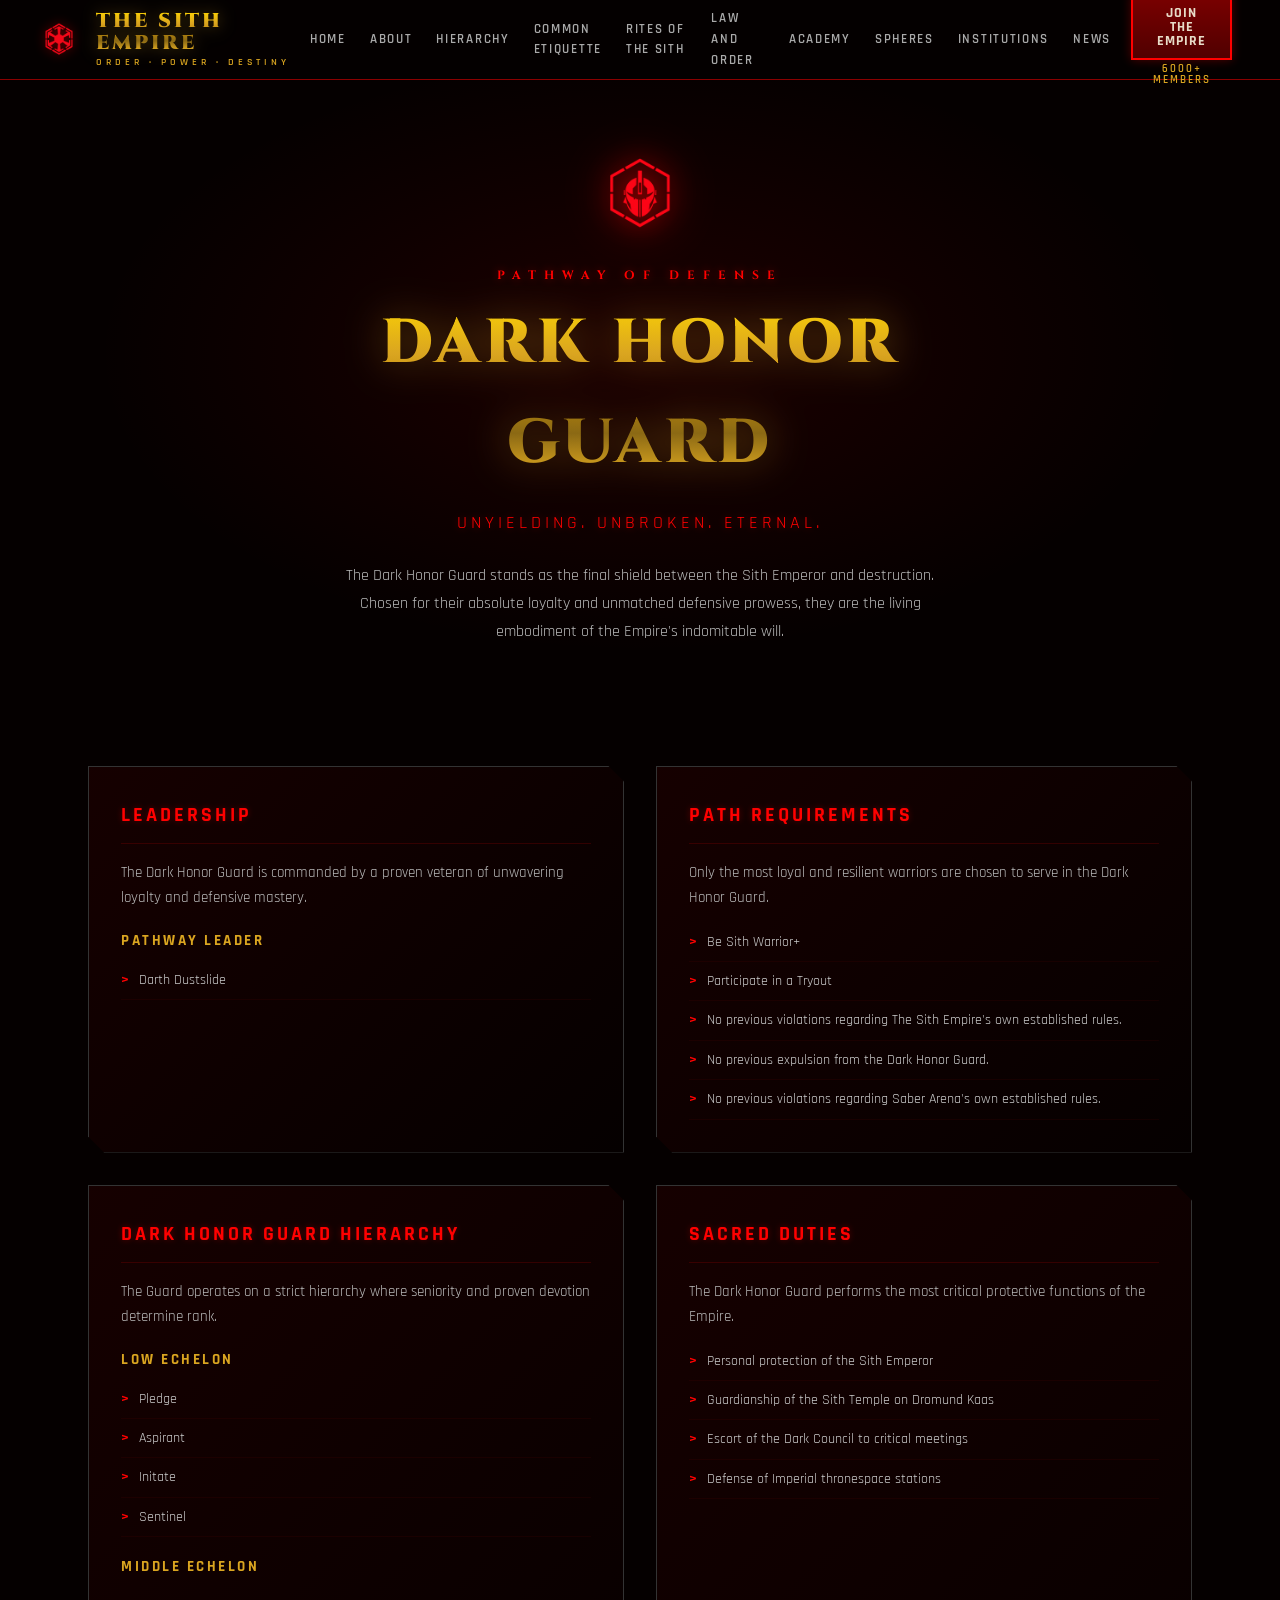
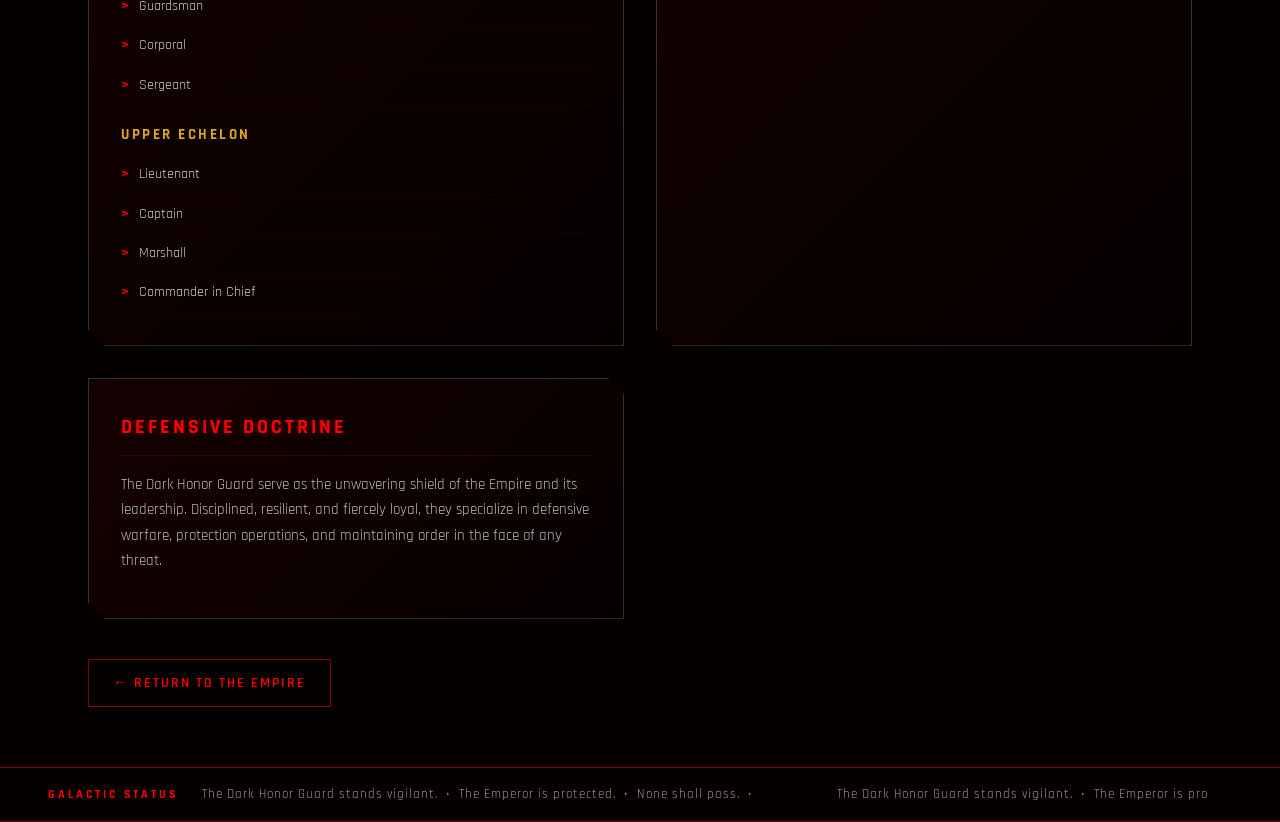
<file: pathway-honor-guard.html>
<!DOCTYPE html>
<html lang="en">
<head>
<meta charset="UTF-8">
<meta name="viewport" content="width=device-width, initial-scale=1.0">
<title>Dark Honor Guard - The Sith Empire</title>
<link href="https://fonts.googleapis.com/css2?family=Cinzel:wght@400;700;900&family=Rajdhani:wght@300;400;500;600;700&display=swap" rel="stylesheet">
<style>
*, *::before, *::after { margin: 0; padding: 0; box-sizing: border-box; }
:root { --bg-deep: #050000; --bg-secondary: #1A0000; --accent-red: #8B0000; --glow-red: #FF0000; --text-light: #E8DCC8; --text-dim: #666666; --gold: #DAA520; --border-steel: #333333; --font-display: 'Cinzel', serif; --font-body: 'Rajdhani', sans-serif; }
html { scroll-behavior: smooth; }
body { background: var(--bg-deep); color: var(--text-light); font-family: var(--font-body); font-size: 16px; line-height: 1.6; overflow-x: hidden; }
a { text-decoration: none; color: inherit; }
#site-header { position: fixed; top: 0; left: 0; right: 0; z-index: 1000; height: 80px; background: rgba(5,0,0,0.92); border-bottom: 1px solid var(--accent-red); backdrop-filter: blur(12px); display: flex; align-items: center; padding: 0 48px 0 34px; }
.header-inner { width: 100%; margin: 0; display: grid; grid-template-columns: 1fr auto 1fr; align-items: center; gap: 20px; }
.logo-area { display: flex; align-items: center; gap: 12px; justify-self: start; }
.logo-icon { width: 50px; height: 50px; }
.logo-icon img { width: 100%; height: 100%; object-fit: contain; filter: drop-shadow(0 0 6px rgba(255,0,0,0.5)); }
.logo-text h1 { font-family: var(--font-display); font-size: 20px; font-weight: 900; background: linear-gradient(180deg, #FFD700 0%, #DAA520 30%, #B8860B 50%, #8B6914 70%, #DAA520 90%, #FFD700 100%); -webkit-background-clip: text; -webkit-text-fill-color: transparent; background-clip: text; filter: drop-shadow(0 0 8px rgba(218,165,32,0.4)); letter-spacing: 3px; line-height: 1.1; }
.logo-text span { font-size: 10px; font-weight: 600; color: #DAA520; letter-spacing: 4px; text-transform: uppercase; }
.nav-links { display: flex; gap: 32px; align-items: center; justify-self: center; }
.nav-links a { font-size: 14px; font-weight: 600; text-transform: uppercase; letter-spacing: 2px; color: #aaa; position: relative; padding: 4px 0; transition: color 0.3s ease; }
.nav-links a::after { content: ''; position: absolute; bottom: -2px; left: 50%; right: 50%; height: 2px; background: var(--glow-red); box-shadow: 0 0 6px var(--glow-red); transition: left 0.3s ease, right 0.3s ease; }
.nav-links a:hover, .nav-links a.active { color: var(--glow-red); }
.nav-links a:hover::after, .nav-links a.active::after { left: 0; right: 0; }
.header-cta { display: flex; flex-direction: column; align-items: center; gap: 6px; justify-self: end; text-align: center; }
.header-cta a { font-weight: 700; font-size: 14px; text-transform: uppercase; letter-spacing: 1px; color: var(--text-light); background: linear-gradient(to bottom, #7A0000, #500000); border: 2px solid var(--glow-red); padding: 10px 24px; box-shadow: 0 0 10px rgba(255,0,0,0.3); transition: all 0.3s ease; }
.header-cta a:hover { background: linear-gradient(to bottom, #A00000, #700000); transform: scale(1.05); }
.header-cta small { display: block; font-size: 11px; font-weight: 600; color: #DAA520; letter-spacing: 2px; text-transform: uppercase; text-align: center; }

.pathway-hero { min-height: 60vh; display: flex; align-items: center; justify-content: center; padding: 140px 48px 60px; position: relative; background: radial-gradient(ellipse at center, rgba(200,0,0,0.12) 0%, transparent 60%), var(--bg-deep); }
.pathway-hero-content { text-align: center; max-width: 800px; }
.pathway-symbol { width: 120px; height: 120px; margin: 0 auto 30px; animation: symbolFloat 4s ease-in-out infinite; }
.pathway-symbol img { width: 100%; height: 100%; object-fit: contain; filter: drop-shadow(0 0 20px rgba(255,0,0,0.5)); }
@keyframes symbolFloat { 0%, 100% { transform: translateY(0); } 50% { transform: translateY(-10px); } }
.pathway-title { font-family: var(--font-display); font-size: clamp(44px, 5.5vw, 62px); font-weight: 900; background: linear-gradient(180deg, #FFD700 0%, #DAA520 30%, #B8860B 50%, #8B6914 70%, #DAA520 90%, #FFD700 100%); -webkit-background-clip: text; -webkit-text-fill-color: transparent; background-clip: text; filter: drop-shadow(0 0 20px rgba(218,165,32,0.4)); letter-spacing: 4px; margin-bottom: 16px; }
.pathway-subtitle { font-size: 18px; color: var(--glow-red); text-transform: uppercase; letter-spacing: 4px; margin-bottom: 24px; text-shadow: 0 0 8px rgba(255,0,0,0.4); }
.pathway-desc { font-size: 16px; color: #bbb; line-height: 1.75; max-width: 600px; margin: 0 auto; }

.pathway-content { max-width: 1200px; margin: 0 auto; padding: 60px 48px; }
.content-grid { display: grid; grid-template-columns: 1fr 1fr; gap: 32px; }
.info-card { background: linear-gradient(135deg, rgba(26,0,0,0.8), rgba(5,0,0,0.9)); border: 1px solid var(--border-steel); padding: 32px; clip-path: polygon(0 0, calc(100% - 16px) 0, 100% 16px, 100% 100%, 16px 100%, 0 calc(100% - 16px)); }
.info-card h3 { font-size: 20px; font-weight: 700; text-transform: uppercase; letter-spacing: 3px; color: var(--glow-red); text-shadow: 0 0 6px rgba(255,0,0,0.3); margin-bottom: 16px; padding-bottom: 12px; border-bottom: 1px solid rgba(139,0,0,0.3); }
.info-card p { font-size: 15px; color: #bbb; line-height: 1.7; margin-bottom: 12px; }
.info-card ul { list-style: none; padding: 0; }
.info-card ul li { padding: 8px 0; border-bottom: 1px solid rgba(139,0,0,0.1); color: #ccc; font-size: 14px; display: flex; align-items: center; gap: 10px; }
.info-card ul li::before { content: '>'; color: var(--glow-red); font-weight: bold; }
.back-link { display: inline-flex; align-items: center; gap: 8px; margin-top: 40px; font-size: 14px; font-weight: 600; color: var(--glow-red); text-transform: uppercase; letter-spacing: 2px; padding: 12px 24px; border: 1px solid var(--accent-red); transition: all 0.3s; }
.back-link:hover { background: rgba(139,0,0,0.2); border-color: var(--glow-red); box-shadow: 0 0 10px rgba(255,0,0,0.2); }

#site-footer { border-top: 1px solid var(--accent-red); border-bottom: 1px solid var(--accent-red); background: var(--bg-deep); padding: 16px 48px; display: flex; align-items: center; justify-content: space-between; }
.footer-label { font-size: 12px; font-weight: 700; text-transform: uppercase; letter-spacing: 3px; color: var(--glow-red); flex-shrink: 0; }
.footer-ticker { flex: 1; overflow: hidden; margin: 0 24px; position: relative; }
.ticker-track { display: flex; white-space: nowrap; animation: ticker-scroll 30s linear infinite; }
.ticker-track span { font-size: 13px; color: #999; letter-spacing: 1px; padding-right: 80px; }
@keyframes ticker-scroll { 0% { transform: translateX(0); } 100% { transform: translateX(-50%); } }

@media (max-width: 768px) {
  #site-header { padding: 0 20px; }
  .nav-links { display: none; }
  .pathway-hero { padding: 120px 20px 40px; }
  .pathway-title { font-size: 36px; }
  .pathway-content { padding: 40px 20px; }
  .content-grid { grid-template-columns: 1fr; }
}



/* === UNIVERSAL IMPERIAL NAVIGATION === */
#site-header {
  position: fixed !important;
  top: 0 !important;
  left: 0 !important;
  right: 0 !important;
  z-index: 1000 !important;
  height: 80px !important;
  min-height: 80px !important;
  background: rgba(5,0,0,0.92) !important;
  border: 0 !important;
  border-bottom: 1px solid var(--accent-red, #8B0000) !important;
  border-radius: 0 !important;
  box-shadow: none !important;
  backdrop-filter: blur(12px) !important;
  display: flex !important;
  align-items: center !important;
  padding: 0 48px 0 34px !important;
}
#site-header::before { content: none !important; display: none !important; }
.header-inner {
  width: 100% !important;
  margin: 0 !important;
  display: grid !important;
  grid-template-columns: 1fr auto 1fr !important;
  align-items: center !important;
  gap: 20px !important;
}
.logo-area {
  display: flex !important;
  align-items: center !important;
  gap: 12px !important;
  justify-self: start !important;
  color: inherit !important;
  text-decoration: none !important;
}
.logo-icon {
  width: 50px !important;
  height: 50px !important;
  position: relative !important;
  flex: 0 0 auto !important;
}
.logo-icon::before { content: none !important; display: none !important; animation: none !important; }
.logo-icon img {
  width: 100% !important;
  height: 100% !important;
  object-fit: contain !important;
  filter: drop-shadow(0 0 6px rgba(255,0,0,0.5)) !important;
}
.logo-text h1 {
  font-family: 'Cinzel', serif !important;
  font-size: 20px !important;
  font-weight: 900 !important;
  background: linear-gradient(180deg, #FFD700 0%, #DAA520 30%, #B8860B 50%, #8B6914 70%, #DAA520 90%, #FFD700 100%) !important;
  -webkit-background-clip: text !important;
  background-clip: text !important;
  -webkit-text-fill-color: transparent !important;
  text-shadow: none !important;
  filter: drop-shadow(0 0 8px rgba(218,165,32,0.4)) drop-shadow(0 2px 4px rgba(0,0,0,0.8)) !important;
  letter-spacing: 3px !important;
  line-height: 1.1 !important;
  margin: 0 !important;
}
.logo-text span {
  display: block !important;
  margin-top: 0 !important;
  font-family: 'Rajdhani', sans-serif !important;
  font-size: 10px !important;
  font-weight: 600 !important;
  color: #DAA520 !important;
  letter-spacing: 4px !important;
  text-transform: uppercase !important;
  white-space: nowrap !important;
}
.nav-links {
  display: flex !important;
  gap: 32px !important;
  align-items: center !important;
  justify-content: center !important;
  justify-self: center !important;
  flex-wrap: nowrap !important;
}
.nav-links a {
  font-family: 'Rajdhani', sans-serif !important;
  font-size: 14px !important;
  font-weight: 600 !important;
  text-transform: uppercase !important;
  letter-spacing: 2px !important;
  color: #aaa !important;
  position: relative !important;
  padding: 4px 0 !important;
  text-decoration: none !important;
  transition: color 0.3s ease, text-shadow 0.3s ease !important;
  transform: none !important;
}
.nav-links a::before { content: none !important; display: none !important; }
.nav-links a::after {
  content: '' !important;
  position: absolute !important;
  bottom: -2px !important;
  left: 50% !important;
  right: 50% !important;
  width: auto !important;
  height: 2px !important;
  background: var(--glow-red, #FF0000) !important;
  box-shadow: 0 0 6px var(--glow-red, #FF0000) !important;
  transition: left 0.3s ease, right 0.3s ease !important;
  transform: none !important;
}
.nav-links a:hover,
.nav-links a.active {
  color: var(--glow-red, #FF0000) !important;
  text-shadow: none !important;
  transform: none !important;
}
.nav-links a:hover::after,
.nav-links a.active::after { left: 0 !important; right: 0 !important; }
.header-cta {
  display: flex !important;
  flex-direction: column !important;
  align-items: center !important;
  justify-content: center !important;
  gap: 2px !important;
  justify-self: end !important;
  text-align: center !important;
}
.header-cta a {
  font-family: 'Rajdhani', sans-serif !important;
  font-weight: 700 !important;
  font-size: 14px !important;
  line-height: 1 !important;
  text-transform: uppercase !important;
  letter-spacing: 1px !important;
  color: var(--text-light, #E8DCC8) !important;
  background: linear-gradient(to bottom, #7A0000, #500000) !important;
  border: 2px solid var(--glow-red, #FF0000) !important;
  border-radius: 0 !important;
  padding: 10px 24px !important;
  box-shadow: 0 0 10px rgba(255,0,0,0.3) !important;
  transition: all 0.3s ease !important;
  text-decoration: none !important;
  isolation: auto !important;
  overflow: visible !important;
}
.header-cta a::after { content: none !important; display: none !important; }
.header-cta a:hover {
  background: linear-gradient(to bottom, #A00000, #700000) !important;
  transform: scale(1.05) !important;
  box-shadow: 0 0 20px rgba(255,0,0,0.5) !important;
}
.header-cta small {
  display: block !important;
  font-family: 'Rajdhani', sans-serif !important;
  font-size: 8px !important;
  line-height: 1 !important;
  font-weight: 600 !important;
  color: #DAA520 !important;
  letter-spacing: 1.25px !important;
  text-transform: uppercase !important;
  text-align: center !important;
}
@media (max-width: 1180px) {
  #site-header { height: auto !important; min-height: 80px !important; padding: 12px 22px !important; }
  .header-inner { grid-template-columns: 1fr !important; justify-items: center !important; gap: 12px !important; }
  .logo-area, .header-cta { justify-self: center !important; }
  .nav-links { flex-wrap: wrap !important; gap: 10px 20px !important; }
}
@media (max-width: 720px) {
  #site-header { position: absolute !important; padding: 14px !important; }
  .nav-links { gap: 9px 14px !important; }
  .nav-links a { font-size: 11px !important; }
  .header-cta a { padding: 9px 14px !important; font-size: 12px !important; }
}


/* === HERO RECENTERING AFTER EMBLEM REMOVAL === */
.pathway-hero-content {
  display: flex !important;
  flex-direction: column !important;
  align-items: center !important;
  justify-content: center !important;
  margin: 0 auto !important;
  text-align: center !important;
}
.hero-eyebrow {
  font-family: var(--font-display) !important;
  font-size: 12px !important;
  font-weight: 700 !important;
  letter-spacing: 8px !important;
  line-height: 1.2 !important;
  color: var(--glow-red) !important;
  text-transform: uppercase !important;
  margin: 0 0 12px !important;
  text-shadow: 0 0 10px rgba(255,0,0,.45) !important;
}
@media (max-width:768px) {
  .hero-eyebrow { font-size: 11px !important; letter-spacing: 4px !important; }
}


/* === DHG HIERARCHY GROUPS === */
.hierarchy-group { margin-top: 18px; }
.hierarchy-group h4 {
  font-family: var(--font-body);
  font-size: 15px;
  font-weight: 800;
  letter-spacing: 2.5px;
  color: var(--gold);
  text-transform: uppercase;
  margin-bottom: 8px;
}
.hierarchy-group ul { margin-top: 0; }

</style>
<link rel="stylesheet" href="mobile.css">
</head>
<body>

<style>
.floating-emblem { position: relative; width: 110px; height: 110px; margin: 0 auto 18px; pointer-events: none; animation: emblemFloat 3.6s ease-in-out infinite; }
.floating-emblem img { width: 100%; height: 100%; object-fit: contain; filter: drop-shadow(0 0 14px rgba(255,0,0,0.75)) drop-shadow(0 0 28px rgba(255,0,0,0.35)); }
.floating-emblem::after { content: ''; position: absolute; inset: -18px; border-radius: 50%; background: radial-gradient(circle, rgba(255,0,0,0.25) 0%, transparent 70%); z-index: -1; animation: emblemPulse 2.8s ease-in-out infinite; }
@keyframes emblemFloat { 0%, 100% { transform: translateY(0); } 50% { transform: translateY(-6px); } }
@keyframes emblemPulse { 0%, 100% { opacity: 0.6; transform: scale(0.95); } 50% { opacity: 1; transform: scale(1.1); } }
@media (max-width: 768px) { .floating-emblem { width: 84px; height: 84px; margin-bottom: 14px; } }
</style>

<header id="site-header">
  <div class="header-inner">
    <a href="index.html" class="logo-area">
      <div class="logo-icon"><img src="ts-empire-symbol.png" alt="Sith Empire Symbol"></div>
      <div class="logo-text">
        <h1>THE SITH EMPIRE</h1>
        <span>Order &middot; Power &middot; Destiny</span>
      </div>
    </a>
    <nav class="nav-links">
      <a href="index.html">Home</a>
      <a href="about.html">About</a>
      <a href="hierarchy.html">Hierarchy</a>
      <a href="common-etiquette.html">Common Etiquette</a>
      <a href="rites-of-the-sith.html">Rites of the Sith</a>
      <a href="law-and-order.html">Law and Order</a>
      <a href="academy.html">Academy</a>
      <a href="spheres.html">Spheres</a>
      <a href="institutions.html">Institutions</a>
      <a href="news.html">News</a>
    </nav>
    <div class="header-cta">
      <a href="https://discord.com/invite/bRE6W3CkBe">Join the Empire</a>
      <small>6000+ Members</small>
    </div>
  </div>
</header>

<section class="pathway-hero">
  <div class="pathway-hero-content">
    <div class="floating-emblem" aria-hidden="true"><img src="dhg-symbol.png" alt=""></div>
    <div class="hero-eyebrow">PATHWAY OF DEFENSE</div>
    <h1 class="pathway-title">DARK HONOR GUARD</h1>
    <p class="pathway-subtitle">Unyielding. Unbroken. Eternal.</p>
    <p class="pathway-desc">The Dark Honor Guard stands as the final shield between the Sith Emperor and destruction. Chosen for their absolute loyalty and unmatched defensive prowess, they are the living embodiment of the Empire's indomitable will.</p>
  </div>
</section>

<section class="pathway-content">
  <div class="content-grid">
    <div class="info-card">
      <h3>Leadership</h3>
      <p>The Dark Honor Guard is commanded by a proven veteran of unwavering loyalty and defensive mastery.</p>
      <div class="hierarchy-group">
        <h4>PATHWAY LEADER</h4>
        <ul>
          <li>Darth Dustslide</li>
        </ul>
      </div>
    </div>
    <div class="info-card">
      <h3>Path Requirements</h3>
      <p>Only the most loyal and resilient warriors are chosen to serve in the Dark Honor Guard.</p>
      <ul>
        <li>Be Sith Warrior+</li>
        <li>Participate in a Tryout</li>
        <li>No previous violations regarding The Sith Empire's own established rules.</li>
        <li>No previous expulsion from the Dark Honor Guard.</li>
        <li>No previous violations regarding Saber Arena's own established rules.</li>
      </ul>
    </div>
    <div class="info-card">
      <h3>Dark Honor Guard Hierarchy</h3>
      <p>The Guard operates on a strict hierarchy where seniority and proven devotion determine rank.</p>
      <div class="hierarchy-group">
        <h4>LOW ECHELON</h4>
        <ul>
          <li>Pledge</li>
          <li>Aspirant</li>
          <li>Initate</li>
          <li>Sentinel</li>
        </ul>
      </div>
      <div class="hierarchy-group">
        <h4>MIDDLE ECHELON</h4>
        <ul>
          <li>Guardsman</li>
          <li>Corporal</li>
          <li>Sergeant</li>
        </ul>
      </div>
      <div class="hierarchy-group">
        <h4>UPPER ECHELON</h4>
        <ul>
          <li>Lieutenant</li>
          <li>Captain</li>
          <li>Marshall</li>
          <li>Commander in Chief</li>
        </ul>
      </div>
    </div>
    <div class="info-card">
      <h3>Sacred Duties</h3>
      <p>The Dark Honor Guard performs the most critical protective functions of the Empire.</p>
      <ul>
        <li>Personal protection of the Sith Emperor</li>
        <li>Guardianship of the Sith Temple on Dromund Kaas</li>
        <li>Escort of the Dark Council to critical meetings</li>
        <li>Defense of Imperial thronespace stations</li>
      </ul>
    </div>
    <div class="info-card">
      <h3>Defensive Doctrine</h3>
      <p>The Dark Honor Guard serve as the unwavering shield of the Empire and its leadership. Disciplined, resilient, and fiercely loyal, they specialize in defensive warfare, protection operations, and maintaining order in the face of any threat.</p>
    </div>
  </div>
  <a href="index.html" class="back-link">&larr; Return to the Empire</a>
</section>

<footer id="site-footer">
  <div class="footer-label">Galactic Status</div>
  <div class="footer-ticker">
    <div class="ticker-track">
      <span>The Dark Honor Guard stands vigilant. &nbsp;&bull;&nbsp; The Emperor is protected. &nbsp;&bull;&nbsp; None shall pass. &nbsp;&bull;&nbsp;</span>
      <span>The Dark Honor Guard stands vigilant. &nbsp;&bull;&nbsp; The Emperor is protected. &nbsp;&bull;&nbsp; None shall pass. &nbsp;&bull;&nbsp;</span>
    </div>
  </div>
</footer>


<script src="mobile.js" defer></script>
</body>
</html>
</file>
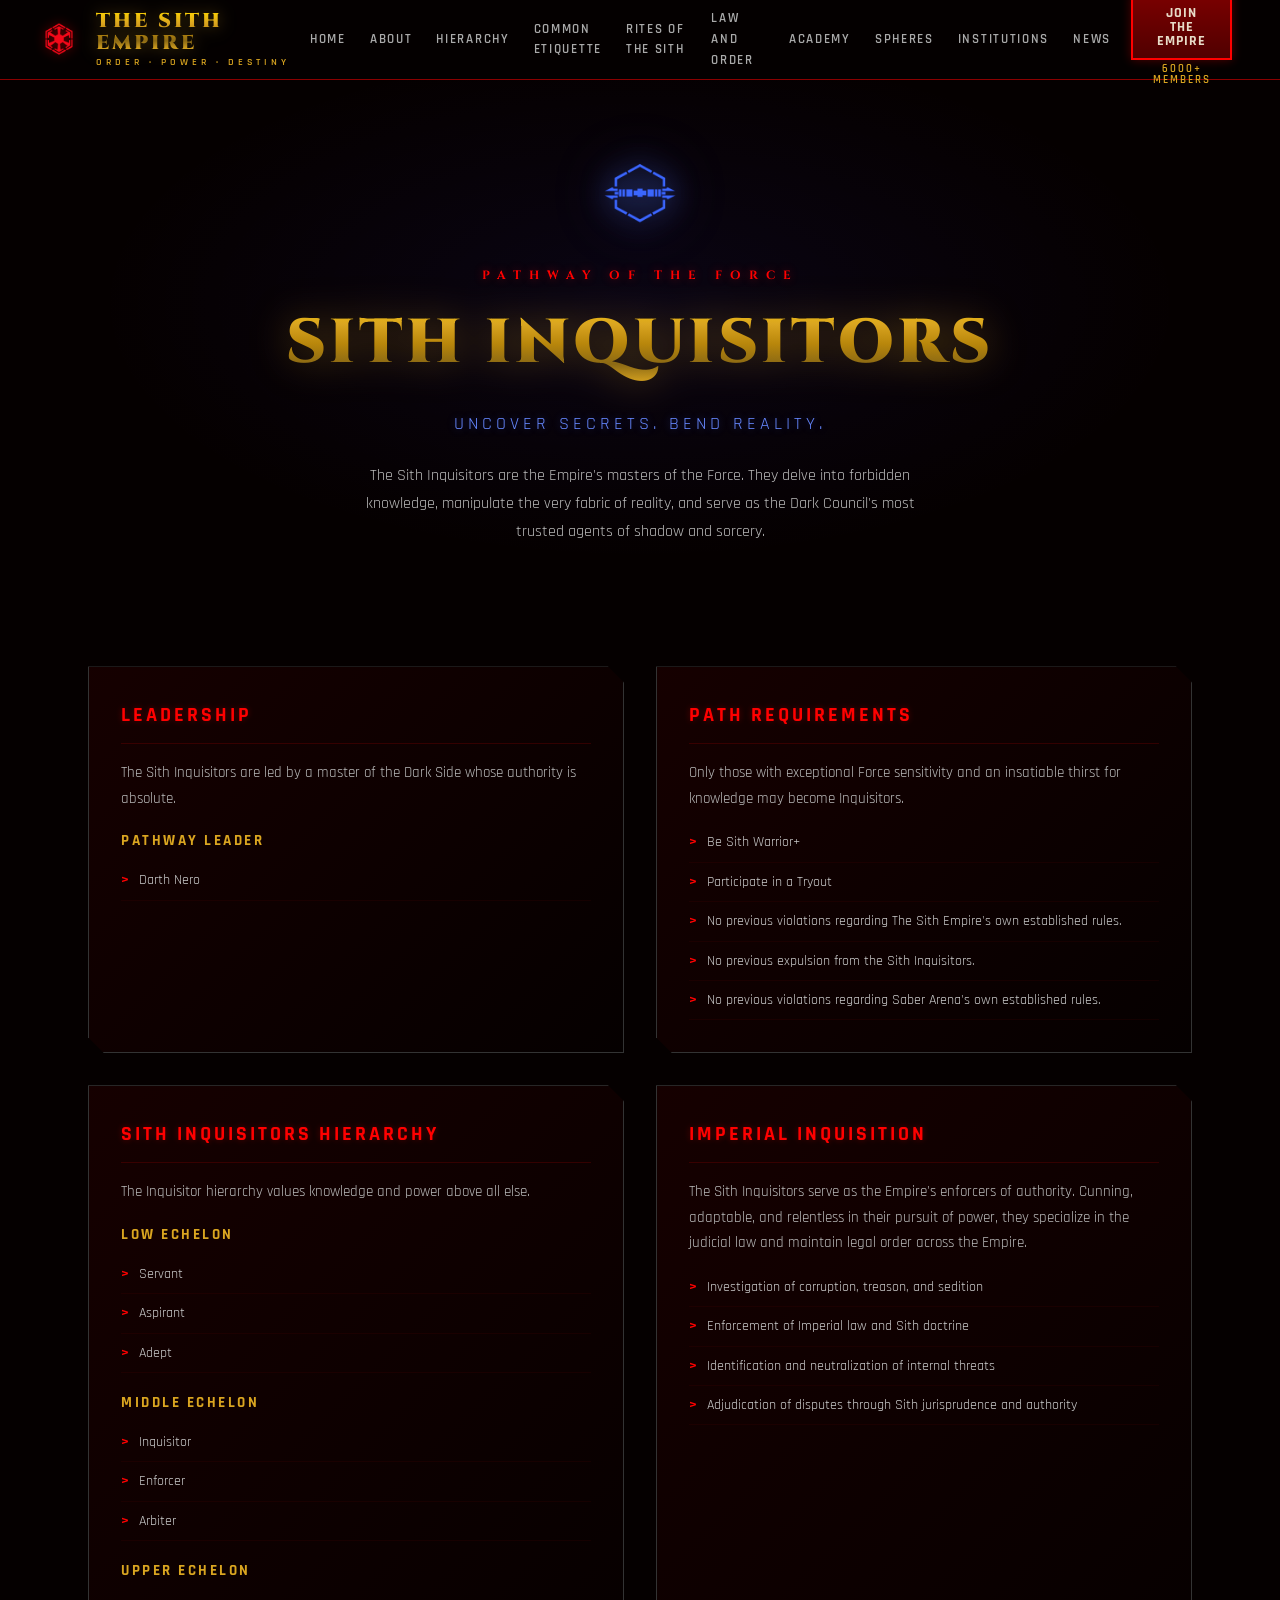
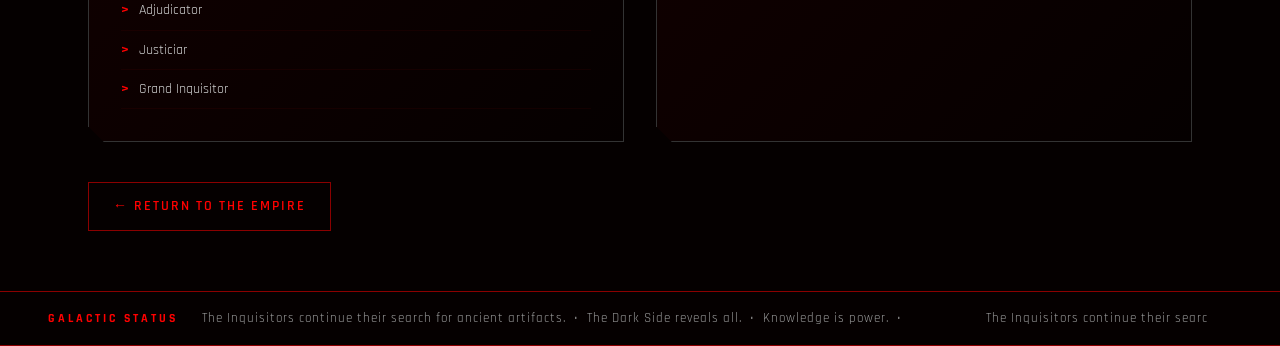
<file: pathway-inquisitors.html>
<!DOCTYPE html>
<html lang="en">
<head>
<meta charset="UTF-8">
<meta name="viewport" content="width=device-width, initial-scale=1.0">
<title>Sith Inquisitors - The Sith Empire</title>
<link href="https://fonts.googleapis.com/css2?family=Cinzel:wght@400;700;900&family=Rajdhani:wght@300;400;500;600;700&display=swap" rel="stylesheet">
<style>
*, *::before, *::after { margin: 0; padding: 0; box-sizing: border-box; }
:root { --bg-deep: #050000; --bg-secondary: #1A0000; --accent-red: #8B0000; --glow-red: #FF0000; --text-light: #E8DCC8; --text-dim: #666666; --gold: #DAA520; --border-steel: #333333; --font-display: 'Cinzel', serif; --font-body: 'Rajdhani', sans-serif; }
html { scroll-behavior: smooth; }
body { background: var(--bg-deep); color: var(--text-light); font-family: var(--font-body); font-size: 16px; line-height: 1.6; overflow-x: hidden; }
a { text-decoration: none; color: inherit; }
#site-header { position: fixed; top: 0; left: 0; right: 0; z-index: 1000; height: 80px; background: rgba(5,0,0,0.92); border-bottom: 1px solid var(--accent-red); backdrop-filter: blur(12px); display: flex; align-items: center; padding: 0 48px 0 34px; }
.header-inner { width: 100%; margin: 0; display: grid; grid-template-columns: 1fr auto 1fr; align-items: center; gap: 20px; }
.logo-area { display: flex; align-items: center; gap: 12px; justify-self: start; }
.logo-icon { width: 50px; height: 50px; }
.logo-icon img { width: 100%; height: 100%; object-fit: contain; filter: drop-shadow(0 0 6px rgba(255,0,0,0.5)); }
.logo-text h1 { font-family: var(--font-display); font-size: 20px; font-weight: 900; background: linear-gradient(180deg, #FFD700 0%, #DAA520 30%, #B8860B 50%, #8B6914 70%, #DAA520 90%, #FFD700 100%); -webkit-background-clip: text; -webkit-text-fill-color: transparent; background-clip: text; filter: drop-shadow(0 0 8px rgba(218,165,32,0.4)); letter-spacing: 3px; line-height: 1.1; }
.logo-text span { font-size: 10px; font-weight: 600; color: #DAA520; letter-spacing: 4px; text-transform: uppercase; }
.nav-links { display: flex; gap: 32px; align-items: center; justify-self: center; }
.nav-links a { font-size: 14px; font-weight: 600; text-transform: uppercase; letter-spacing: 2px; color: #aaa; position: relative; padding: 4px 0; transition: color 0.3s ease; }
.nav-links a::after { content: ''; position: absolute; bottom: -2px; left: 50%; right: 50%; height: 2px; background: var(--glow-red); box-shadow: 0 0 6px var(--glow-red); transition: left 0.3s ease, right 0.3s ease; }
.nav-links a:hover, .nav-links a.active { color: var(--glow-red); }
.nav-links a:hover::after, .nav-links a.active::after { left: 0; right: 0; }
.header-cta { display: flex; flex-direction: column; align-items: center; gap: 6px; justify-self: end; text-align: center; }
.header-cta a { font-weight: 700; font-size: 14px; text-transform: uppercase; letter-spacing: 1px; color: var(--text-light); background: linear-gradient(to bottom, #7A0000, #500000); border: 2px solid var(--glow-red); padding: 10px 24px; box-shadow: 0 0 10px rgba(255,0,0,0.3); transition: all 0.3s ease; }
.header-cta a:hover { background: linear-gradient(to bottom, #A00000, #700000); transform: scale(1.05); }
.header-cta small { display: block; font-size: 11px; font-weight: 600; color: #DAA520; letter-spacing: 2px; text-transform: uppercase; text-align: center; }

.pathway-hero { min-height: 60vh; display: flex; align-items: center; justify-content: center; padding: 140px 48px 60px; position: relative; background: radial-gradient(ellipse at center, rgba(60,60,255,0.08) 0%, transparent 60%), var(--bg-deep); }
.pathway-hero-content { text-align: center; max-width: 800px; }
.pathway-symbol { width: 120px; height: 120px; margin: 0 auto 30px; animation: symbolFloat 4s ease-in-out infinite; }
.pathway-symbol img { width: 100%; height: 100%; object-fit: contain; filter: drop-shadow(0 0 20px rgba(60,100,255,0.5)); }
@keyframes symbolFloat { 0%, 100% { transform: translateY(0); } 50% { transform: translateY(-10px); } }
.pathway-title { font-family: var(--font-display); font-size: clamp(44px, 5.5vw, 62px); font-weight: 900; background: linear-gradient(180deg, #FFD700 0%, #DAA520 30%, #B8860B 50%, #8B6914 70%, #DAA520 90%, #FFD700 100%); -webkit-background-clip: text; -webkit-text-fill-color: transparent; background-clip: text; filter: drop-shadow(0 0 20px rgba(218,165,32,0.4)); letter-spacing: 4px; margin-bottom: 16px; }
.pathway-subtitle { font-size: 18px; color: #6688FF; text-transform: uppercase; letter-spacing: 4px; margin-bottom: 24px; text-shadow: 0 0 8px rgba(60,100,255,0.4); }
.pathway-desc { font-size: 16px; color: #bbb; line-height: 1.75; max-width: 600px; margin: 0 auto; }

.pathway-content { max-width: 1200px; margin: 0 auto; padding: 60px 48px; }
.content-grid { display: grid; grid-template-columns: 1fr 1fr; gap: 32px; }
.info-card { background: linear-gradient(135deg, rgba(26,0,0,0.8), rgba(5,0,0,0.9)); border: 1px solid var(--border-steel); padding: 32px; clip-path: polygon(0 0, calc(100% - 16px) 0, 100% 16px, 100% 100%, 16px 100%, 0 calc(100% - 16px)); }
.info-card h3 { font-size: 20px; font-weight: 700; text-transform: uppercase; letter-spacing: 3px; color: var(--glow-red); text-shadow: 0 0 6px rgba(255,0,0,0.3); margin-bottom: 16px; padding-bottom: 12px; border-bottom: 1px solid rgba(139,0,0,0.3); }
.info-card p { font-size: 15px; color: #bbb; line-height: 1.7; margin-bottom: 12px; }
.info-card ul { list-style: none; padding: 0; }
.info-card ul li { padding: 8px 0; border-bottom: 1px solid rgba(139,0,0,0.1); color: #ccc; font-size: 14px; display: flex; align-items: center; gap: 10px; }
.info-card ul li::before { content: '>'; color: var(--glow-red); font-weight: bold; }
.back-link { display: inline-flex; align-items: center; gap: 8px; margin-top: 40px; font-size: 14px; font-weight: 600; color: var(--glow-red); text-transform: uppercase; letter-spacing: 2px; padding: 12px 24px; border: 1px solid var(--accent-red); transition: all 0.3s; }
.back-link:hover { background: rgba(139,0,0,0.2); border-color: var(--glow-red); box-shadow: 0 0 10px rgba(255,0,0,0.2); }

#site-footer { border-top: 1px solid var(--accent-red); border-bottom: 1px solid var(--accent-red); background: var(--bg-deep); padding: 16px 48px; display: flex; align-items: center; justify-content: space-between; }
.footer-label { font-size: 12px; font-weight: 700; text-transform: uppercase; letter-spacing: 3px; color: var(--glow-red); flex-shrink: 0; }
.footer-ticker { flex: 1; overflow: hidden; margin: 0 24px; position: relative; }
.ticker-track { display: flex; white-space: nowrap; animation: ticker-scroll 30s linear infinite; }
.ticker-track span { font-size: 13px; color: #999; letter-spacing: 1px; padding-right: 80px; }
@keyframes ticker-scroll { 0% { transform: translateX(0); } 100% { transform: translateX(-50%); } }

@media (max-width: 768px) {
  #site-header { padding: 0 20px; }
  .nav-links { display: none; }
  .pathway-hero { padding: 120px 20px 40px; }
  .pathway-title { font-size: 36px; }
  .pathway-content { padding: 40px 20px; }
  .content-grid { grid-template-columns: 1fr; }
}



/* === UNIVERSAL IMPERIAL NAVIGATION === */
#site-header {
  position: fixed !important;
  top: 0 !important;
  left: 0 !important;
  right: 0 !important;
  z-index: 1000 !important;
  height: 80px !important;
  min-height: 80px !important;
  background: rgba(5,0,0,0.92) !important;
  border: 0 !important;
  border-bottom: 1px solid var(--accent-red, #8B0000) !important;
  border-radius: 0 !important;
  box-shadow: none !important;
  backdrop-filter: blur(12px) !important;
  display: flex !important;
  align-items: center !important;
  padding: 0 48px 0 34px !important;
}
#site-header::before { content: none !important; display: none !important; }
.header-inner {
  width: 100% !important;
  margin: 0 !important;
  display: grid !important;
  grid-template-columns: 1fr auto 1fr !important;
  align-items: center !important;
  gap: 20px !important;
}
.logo-area {
  display: flex !important;
  align-items: center !important;
  gap: 12px !important;
  justify-self: start !important;
  color: inherit !important;
  text-decoration: none !important;
}
.logo-icon {
  width: 50px !important;
  height: 50px !important;
  position: relative !important;
  flex: 0 0 auto !important;
}
.logo-icon::before { content: none !important; display: none !important; animation: none !important; }
.logo-icon img {
  width: 100% !important;
  height: 100% !important;
  object-fit: contain !important;
  filter: drop-shadow(0 0 6px rgba(255,0,0,0.5)) !important;
}
.logo-text h1 {
  font-family: 'Cinzel', serif !important;
  font-size: 20px !important;
  font-weight: 900 !important;
  background: linear-gradient(180deg, #FFD700 0%, #DAA520 30%, #B8860B 50%, #8B6914 70%, #DAA520 90%, #FFD700 100%) !important;
  -webkit-background-clip: text !important;
  background-clip: text !important;
  -webkit-text-fill-color: transparent !important;
  text-shadow: none !important;
  filter: drop-shadow(0 0 8px rgba(218,165,32,0.4)) drop-shadow(0 2px 4px rgba(0,0,0,0.8)) !important;
  letter-spacing: 3px !important;
  line-height: 1.1 !important;
  margin: 0 !important;
}
.logo-text span {
  display: block !important;
  margin-top: 0 !important;
  font-family: 'Rajdhani', sans-serif !important;
  font-size: 10px !important;
  font-weight: 600 !important;
  color: #DAA520 !important;
  letter-spacing: 4px !important;
  text-transform: uppercase !important;
  white-space: nowrap !important;
}
.nav-links {
  display: flex !important;
  gap: 32px !important;
  align-items: center !important;
  justify-content: center !important;
  justify-self: center !important;
  flex-wrap: nowrap !important;
}
.nav-links a {
  font-family: 'Rajdhani', sans-serif !important;
  font-size: 14px !important;
  font-weight: 600 !important;
  text-transform: uppercase !important;
  letter-spacing: 2px !important;
  color: #aaa !important;
  position: relative !important;
  padding: 4px 0 !important;
  text-decoration: none !important;
  transition: color 0.3s ease, text-shadow 0.3s ease !important;
  transform: none !important;
}
.nav-links a::before { content: none !important; display: none !important; }
.nav-links a::after {
  content: '' !important;
  position: absolute !important;
  bottom: -2px !important;
  left: 50% !important;
  right: 50% !important;
  width: auto !important;
  height: 2px !important;
  background: var(--glow-red, #FF0000) !important;
  box-shadow: 0 0 6px var(--glow-red, #FF0000) !important;
  transition: left 0.3s ease, right 0.3s ease !important;
  transform: none !important;
}
.nav-links a:hover,
.nav-links a.active {
  color: var(--glow-red, #FF0000) !important;
  text-shadow: none !important;
  transform: none !important;
}
.nav-links a:hover::after,
.nav-links a.active::after { left: 0 !important; right: 0 !important; }
.header-cta {
  display: flex !important;
  flex-direction: column !important;
  align-items: center !important;
  justify-content: center !important;
  gap: 2px !important;
  justify-self: end !important;
  text-align: center !important;
}
.header-cta a {
  font-family: 'Rajdhani', sans-serif !important;
  font-weight: 700 !important;
  font-size: 14px !important;
  line-height: 1 !important;
  text-transform: uppercase !important;
  letter-spacing: 1px !important;
  color: var(--text-light, #E8DCC8) !important;
  background: linear-gradient(to bottom, #7A0000, #500000) !important;
  border: 2px solid var(--glow-red, #FF0000) !important;
  border-radius: 0 !important;
  padding: 10px 24px !important;
  box-shadow: 0 0 10px rgba(255,0,0,0.3) !important;
  transition: all 0.3s ease !important;
  text-decoration: none !important;
  isolation: auto !important;
  overflow: visible !important;
}
.header-cta a::after { content: none !important; display: none !important; }
.header-cta a:hover {
  background: linear-gradient(to bottom, #A00000, #700000) !important;
  transform: scale(1.05) !important;
  box-shadow: 0 0 20px rgba(255,0,0,0.5) !important;
}
.header-cta small {
  display: block !important;
  font-family: 'Rajdhani', sans-serif !important;
  font-size: 8px !important;
  line-height: 1 !important;
  font-weight: 600 !important;
  color: #DAA520 !important;
  letter-spacing: 1.25px !important;
  text-transform: uppercase !important;
  text-align: center !important;
}
@media (max-width: 1180px) {
  #site-header { height: auto !important; min-height: 80px !important; padding: 12px 22px !important; }
  .header-inner { grid-template-columns: 1fr !important; justify-items: center !important; gap: 12px !important; }
  .logo-area, .header-cta { justify-self: center !important; }
  .nav-links { flex-wrap: wrap !important; gap: 10px 20px !important; }
}
@media (max-width: 720px) {
  #site-header { position: absolute !important; padding: 14px !important; }
  .nav-links { gap: 9px 14px !important; }
  .nav-links a { font-size: 11px !important; }
  .header-cta a { padding: 9px 14px !important; font-size: 12px !important; }
}


/* === HERO RECENTERING AFTER EMBLEM REMOVAL === */
.pathway-hero-content {
  display: flex !important;
  flex-direction: column !important;
  align-items: center !important;
  justify-content: center !important;
  margin: 0 auto !important;
  text-align: center !important;
}
.hero-eyebrow {
  font-family: var(--font-display) !important;
  font-size: 12px !important;
  font-weight: 700 !important;
  letter-spacing: 8px !important;
  line-height: 1.2 !important;
  color: var(--glow-red) !important;
  text-transform: uppercase !important;
  margin: 0 0 12px !important;
  text-shadow: 0 0 10px rgba(255,0,0,.45) !important;
}
@media (max-width:768px) {
  .hero-eyebrow { font-size: 11px !important; letter-spacing: 4px !important; }
}


/* === INQUISITORS HIERARCHY GROUPS === */
.hierarchy-group { margin-top: 18px; }
.hierarchy-group h4 {
  font-family: var(--font-body);
  font-size: 15px;
  font-weight: 800;
  letter-spacing: 2.5px;
  color: var(--gold);
  text-transform: uppercase;
  margin-bottom: 8px;
}
.hierarchy-group ul { margin-top: 0; }

</style>
<link rel="stylesheet" href="mobile.css">
</head>
<body>

<style>
.floating-emblem { position: relative; width: 110px; height: 110px; margin: 0 auto 18px; pointer-events: none; animation: emblemFloat 3.6s ease-in-out infinite; }
.floating-emblem img { width: 100%; height: 100%; object-fit: contain; filter: drop-shadow(0 0 14px rgba(80,120,255,0.75)) drop-shadow(0 0 28px rgba(80,120,255,0.35)); }
.floating-emblem::after { content: ''; position: absolute; inset: -18px; border-radius: 50%; background: radial-gradient(circle, rgba(80,120,255,0.25) 0%, transparent 70%); z-index: -1; animation: emblemPulse 2.8s ease-in-out infinite; }
@keyframes emblemFloat { 0%, 100% { transform: translateY(0); } 50% { transform: translateY(-6px); } }
@keyframes emblemPulse { 0%, 100% { opacity: 0.6; transform: scale(0.95); } 50% { opacity: 1; transform: scale(1.1); } }
@media (max-width: 768px) { .floating-emblem { width: 84px; height: 84px; margin-bottom: 14px; } }
</style>

<header id="site-header">
  <div class="header-inner">
    <a href="index.html" class="logo-area">
      <div class="logo-icon"><img src="ts-empire-symbol.png" alt="Sith Empire Symbol"></div>
      <div class="logo-text">
        <h1>THE SITH EMPIRE</h1>
        <span>Order &middot; Power &middot; Destiny</span>
      </div>
    </a>
    <nav class="nav-links">
      <a href="index.html">Home</a>
      <a href="about.html">About</a>
      <a href="hierarchy.html">Hierarchy</a>
      <a href="common-etiquette.html">Common Etiquette</a>
      <a href="rites-of-the-sith.html">Rites of the Sith</a>
      <a href="law-and-order.html">Law and Order</a>
      <a href="academy.html">Academy</a>
      <a href="spheres.html">Spheres</a>
      <a href="institutions.html">Institutions</a>
      <a href="news.html">News</a>
    </nav>
    <div class="header-cta">
      <a href="https://discord.com/invite/bRE6W3CkBe">Join the Empire</a>
      <small>6000+ Members</small>
    </div>
  </div>
</header>

<section class="pathway-hero">
  <div class="pathway-hero-content">
    <div class="floating-emblem" aria-hidden="true"><img src="sith-inquisitors.png" alt=""></div>
    <div class="hero-eyebrow">PATHWAY OF THE FORCE</div>
    <h1 class="pathway-title">SITH INQUISITORS</h1>
    <p class="pathway-subtitle">Uncover Secrets. Bend Reality.</p>
    <p class="pathway-desc">The Sith Inquisitors are the Empire's masters of the Force. They delve into forbidden knowledge, manipulate the very fabric of reality, and serve as the Dark Council's most trusted agents of shadow and sorcery.</p>
  </div>
</section>

<section class="pathway-content">
  <div class="content-grid">
    <div class="info-card">
      <h3>Leadership</h3>
      <p>The Sith Inquisitors are led by a master of the Dark Side whose authority is absolute.</p>
      <div class="hierarchy-group">
        <h4>PATHWAY LEADER</h4>
        <ul>
          <li>Darth Nero</li>
        </ul>
      </div>
    </div>
    <div class="info-card">
      <h3>Path Requirements</h3>
      <p>Only those with exceptional Force sensitivity and an insatiable thirst for knowledge may become Inquisitors.</p>
      <ul>
        <li>Be Sith Warrior+</li>
        <li>Participate in a Tryout</li>
        <li>No previous violations regarding The Sith Empire's own established rules.</li>
        <li>No previous expulsion from the Sith Inquisitors.</li>
        <li>No previous violations regarding Saber Arena's own established rules.</li>
      </ul>
    </div>
    <div class="info-card">
      <h3>Sith Inquisitors Hierarchy</h3>
      <p>The Inquisitor hierarchy values knowledge and power above all else.</p>
      <div class="hierarchy-group">
        <h4>LOW ECHELON</h4>
        <ul>
          <li>Servant</li>
          <li>Aspirant</li>
          <li>Adept</li>
        </ul>
      </div>
      <div class="hierarchy-group">
        <h4>MIDDLE ECHELON</h4>
        <ul>
          <li>Inquisitor</li>
          <li>Enforcer</li>
          <li>Arbiter</li>
        </ul>
      </div>
      <div class="hierarchy-group">
        <h4>UPPER ECHELON</h4>
        <ul>
          <li>Adjudicator</li>
          <li>Justiciar</li>
          <li>Grand Inquisitor</li>
        </ul>
      </div>
    </div>
    <div class="info-card">
      <h3>Imperial Inquisition</h3>
      <p>The Sith Inquisitors serve as the Empire's enforcers of authority. Cunning, adaptable, and relentless in their pursuit of power, they specialize in the judicial law and maintain legal order across the Empire.</p>
      <ul>
        <li>Investigation of corruption, treason, and sedition</li>
        <li>Enforcement of Imperial law and Sith doctrine</li>
        <li>Identification and neutralization of internal threats</li>
        <li>Adjudication of disputes through Sith jurisprudence and authority</li>
      </ul>
    </div>
  </div>
  <a href="index.html" class="back-link">&larr; Return to the Empire</a>
</section>

<footer id="site-footer">
  <div class="footer-label">Galactic Status</div>
  <div class="footer-ticker">
    <div class="ticker-track">
      <span>The Inquisitors continue their search for ancient artifacts. &nbsp;&bull;&nbsp; The Dark Side reveals all. &nbsp;&bull;&nbsp; Knowledge is power. &nbsp;&bull;&nbsp;</span>
      <span>The Inquisitors continue their search for ancient artifacts. &nbsp;&bull;&nbsp; The Dark Side reveals all. &nbsp;&bull;&nbsp; Knowledge is power. &nbsp;&bull;&nbsp;</span>
    </div>
  </div>
</footer>


<script src="mobile.js" defer></script>
</body>
</html>
</file>
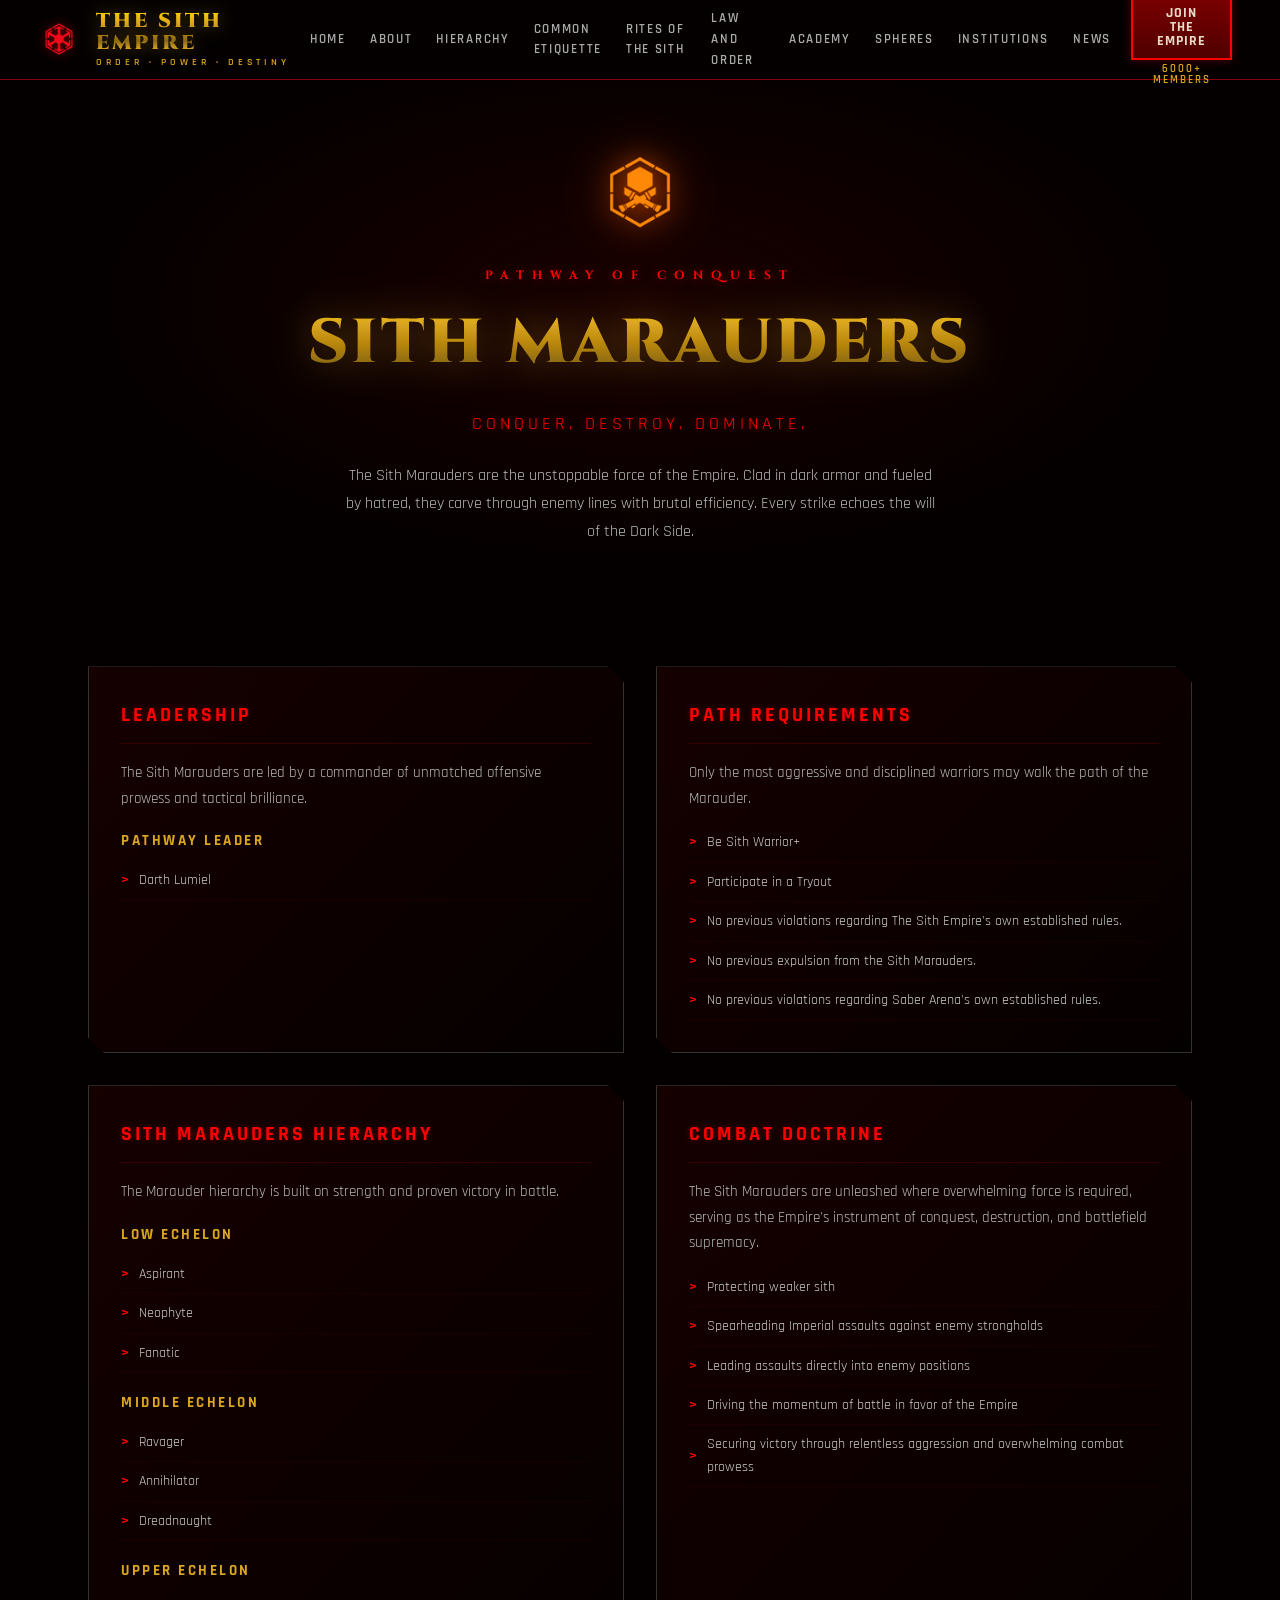
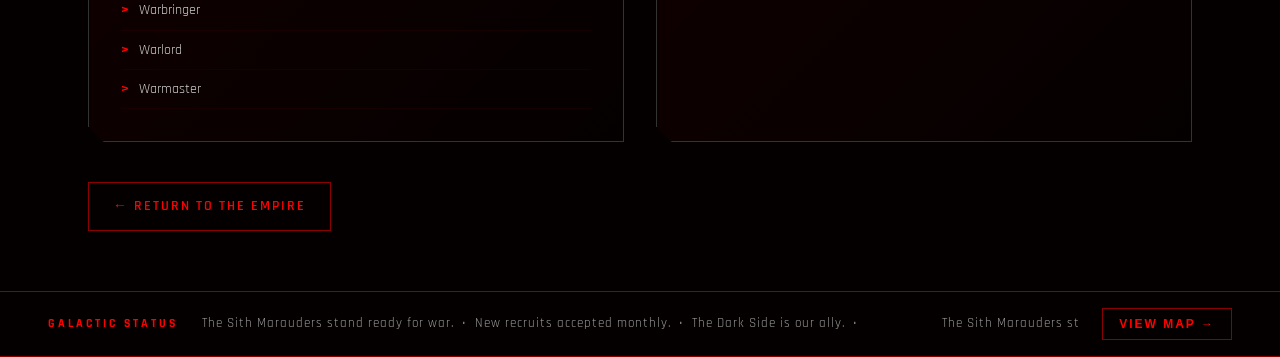
<file: pathway-marauders.html>
<!DOCTYPE html>
<html lang="en">
<head>
<meta charset="UTF-8">
<meta name="viewport" content="width=device-width, initial-scale=1.0">
<title>Sith Marauders - The Sith Empire</title>
<link href="https://fonts.googleapis.com/css2?family=Cinzel:wght@400;700;900&family=Rajdhani:wght@300;400;500;600;700&display=swap" rel="stylesheet">
<style>
*, *::before, *::after { margin: 0; padding: 0; box-sizing: border-box; }
:root {
  --bg-deep: #050000;
  --bg-secondary: #1A0000;
  --accent-red: #8B0000;
  --glow-red: #FF0000;
  --text-light: #E8DCC8;
  --text-dim: #666666;
  --gold: #DAA520;
  --border-steel: #333333;
  --font-display: 'Cinzel', serif;
  --font-body: 'Rajdhani', sans-serif;
}
html { scroll-behavior: smooth; }
body { background: var(--bg-deep); color: var(--text-light); font-family: var(--font-body); font-size: 16px; line-height: 1.6; overflow-x: hidden; }
a { text-decoration: none; color: inherit; }

/* Header - same as main */
#site-header { position: fixed; top: 0; left: 0; right: 0; z-index: 1000; height: 80px; background: rgba(5,0,0,0.92); border-bottom: 1px solid var(--accent-red); backdrop-filter: blur(12px); display: flex; align-items: center; padding: 0 48px 0 34px; }
.header-inner { width: 100%; margin: 0; display: grid; grid-template-columns: 1fr auto 1fr; align-items: center; gap: 20px; }
.logo-area { display: flex; align-items: center; gap: 12px; justify-self: start; }
.logo-icon { width: 50px; height: 50px; }
.logo-icon img { width: 100%; height: 100%; object-fit: contain; filter: drop-shadow(0 0 6px rgba(255,0,0,0.5)); }
.logo-text h1 { font-family: var(--font-display); font-size: 20px; font-weight: 900; background: linear-gradient(180deg, #FFD700 0%, #DAA520 30%, #B8860B 50%, #8B6914 70%, #DAA520 90%, #FFD700 100%); -webkit-background-clip: text; -webkit-text-fill-color: transparent; background-clip: text; filter: drop-shadow(0 0 8px rgba(218,165,32,0.4)); letter-spacing: 3px; line-height: 1.1; }
.logo-text span { font-family: var(--font-body); font-size: 10px; font-weight: 600; color: #DAA520; letter-spacing: 4px; text-transform: uppercase; }
.nav-links { display: flex; gap: 32px; align-items: center; justify-self: center; }
.nav-links a { font-family: var(--font-body); font-size: 14px; font-weight: 600; text-transform: uppercase; letter-spacing: 2px; color: #aaa; position: relative; padding: 4px 0; transition: color 0.3s ease; }
.nav-links a::after { content: ''; position: absolute; bottom: -2px; left: 50%; right: 50%; height: 2px; background: var(--glow-red); box-shadow: 0 0 6px var(--glow-red); transition: left 0.3s ease, right 0.3s ease; }
.nav-links a:hover, .nav-links a.active { color: var(--glow-red); }
.nav-links a:hover::after, .nav-links a.active::after { left: 0; right: 0; }
.header-cta { display: flex; flex-direction: column; align-items: center; gap: 6px; justify-self: end; text-align: center; }
.header-cta a { font-family: var(--font-body); font-weight: 700; font-size: 14px; text-transform: uppercase; letter-spacing: 1px; color: var(--text-light); background: linear-gradient(to bottom, #7A0000, #500000); border: 2px solid var(--glow-red); padding: 10px 24px; box-shadow: 0 0 10px rgba(255,0,0,0.3); transition: all 0.3s ease; }
.header-cta a:hover { background: linear-gradient(to bottom, #A00000, #700000); transform: scale(1.05); box-shadow: 0 0 20px rgba(255,0,0,0.5); }
.header-cta small { display: block; font-size: 11px; font-weight: 600; color: #DAA520; letter-spacing: 2px; text-transform: uppercase; text-align: center; }

/* Pathway Hero */
.pathway-hero { min-height: 60vh; display: flex; align-items: center; justify-content: center; padding: 140px 48px 60px; position: relative; background: radial-gradient(ellipse at center, rgba(139,0,0,0.15) 0%, transparent 60%), var(--bg-deep); }
.pathway-hero-content { text-align: center; max-width: 800px; }
.pathway-symbol { width: 120px; height: 120px; margin: 0 auto 30px; animation: symbolFloat 4s ease-in-out infinite; }
.pathway-symbol img { width: 100%; height: 100%; object-fit: contain; filter: drop-shadow(0 0 20px rgba(255,100,0,0.5)); }
@keyframes symbolFloat { 0%, 100% { transform: translateY(0); } 50% { transform: translateY(-10px); } }
.pathway-title { font-family: var(--font-display); font-size: clamp(44px, 5.5vw, 62px); font-weight: 900; background: linear-gradient(180deg, #FFD700 0%, #DAA520 30%, #B8860B 50%, #8B6914 70%, #DAA520 90%, #FFD700 100%); -webkit-background-clip: text; -webkit-text-fill-color: transparent; background-clip: text; filter: drop-shadow(0 0 20px rgba(218,165,32,0.4)); letter-spacing: 4px; margin-bottom: 16px; }
.pathway-subtitle { font-size: 18px; color: var(--glow-red); text-transform: uppercase; letter-spacing: 4px; margin-bottom: 24px; text-shadow: 0 0 8px rgba(255,0,0,0.4); }
.pathway-desc { font-size: 16px; color: #bbb; line-height: 1.75; max-width: 600px; margin: 0 auto; }

/* Content Section */
.pathway-content { max-width: 1200px; margin: 0 auto; padding: 60px 48px; }
.content-grid { display: grid; grid-template-columns: 1fr 1fr; gap: 32px; }
.info-card { background: linear-gradient(135deg, rgba(26,0,0,0.8), rgba(5,0,0,0.9)); border: 1px solid var(--border-steel); padding: 32px; clip-path: polygon(0 0, calc(100% - 16px) 0, 100% 16px, 100% 100%, 16px 100%, 0 calc(100% - 16px)); }
.info-card h3 { font-family: var(--font-body); font-size: 20px; font-weight: 700; text-transform: uppercase; letter-spacing: 3px; color: var(--glow-red); text-shadow: 0 0 6px rgba(255,0,0,0.3); margin-bottom: 16px; padding-bottom: 12px; border-bottom: 1px solid rgba(139,0,0,0.3); }
.info-card p { font-size: 15px; color: #bbb; line-height: 1.7; margin-bottom: 12px; }
.info-card ul { list-style: none; padding: 0; }
.info-card ul li { padding: 8px 0; border-bottom: 1px solid rgba(139,0,0,0.1); color: #ccc; font-size: 14px; display: flex; align-items: center; gap: 10px; }
.info-card ul li::before { content: '>'; color: var(--glow-red); font-weight: bold; }
.back-link { display: inline-flex; align-items: center; gap: 8px; margin-top: 40px; font-size: 14px; font-weight: 600; color: var(--glow-red); text-transform: uppercase; letter-spacing: 2px; padding: 12px 24px; border: 1px solid var(--accent-red); transition: all 0.3s; }
.back-link:hover { background: rgba(139,0,0,0.2); border-color: var(--glow-red); box-shadow: 0 0 10px rgba(255,0,0,0.2); }

/* Footer */
#site-footer { border-top: 1px solid var(--accent-red); border-bottom: 1px solid var(--accent-red); background: var(--bg-deep); padding: 16px 48px; display: flex; align-items: center; justify-content: space-between; }
.footer-label { font-size: 12px; font-weight: 700; text-transform: uppercase; letter-spacing: 3px; color: var(--glow-red); flex-shrink: 0; }
.footer-ticker { flex: 1; overflow: hidden; margin: 0 24px; position: relative; }
.ticker-track { display: flex; white-space: nowrap; animation: ticker-scroll 30s linear infinite; }
.ticker-track span { font-size: 13px; color: #999; letter-spacing: 1px; padding-right: 80px; }
@keyframes ticker-scroll { 0% { transform: translateX(0); } 100% { transform: translateX(-50%); } }
.footer-map-btn { font-size: 12px; font-weight: 600; text-transform: uppercase; letter-spacing: 2px; color: var(--glow-red); border: 1px solid var(--accent-red); padding: 8px 16px; background: transparent; cursor: pointer; transition: all 0.3s; }
.footer-map-btn:hover { background: rgba(139,0,0,0.2); border-color: var(--glow-red); }

@media (max-width: 768px) {
  #site-header { padding: 0 20px; }
  .nav-links { display: none; }
  .pathway-hero { padding: 120px 20px 40px; }
  .pathway-title { font-size: 36px; }
  .pathway-content { padding: 40px 20px; }
  .content-grid { grid-template-columns: 1fr; }
}



/* === UNIVERSAL IMPERIAL NAVIGATION === */
#site-header {
  position: fixed !important;
  top: 0 !important;
  left: 0 !important;
  right: 0 !important;
  z-index: 1000 !important;
  height: 80px !important;
  min-height: 80px !important;
  background: rgba(5,0,0,0.92) !important;
  border: 0 !important;
  border-bottom: 1px solid var(--accent-red, #8B0000) !important;
  border-radius: 0 !important;
  box-shadow: none !important;
  backdrop-filter: blur(12px) !important;
  display: flex !important;
  align-items: center !important;
  padding: 0 48px 0 34px !important;
}
#site-header::before { content: none !important; display: none !important; }
.header-inner {
  width: 100% !important;
  margin: 0 !important;
  display: grid !important;
  grid-template-columns: 1fr auto 1fr !important;
  align-items: center !important;
  gap: 20px !important;
}
.logo-area {
  display: flex !important;
  align-items: center !important;
  gap: 12px !important;
  justify-self: start !important;
  color: inherit !important;
  text-decoration: none !important;
}
.logo-icon {
  width: 50px !important;
  height: 50px !important;
  position: relative !important;
  flex: 0 0 auto !important;
}
.logo-icon::before { content: none !important; display: none !important; animation: none !important; }
.logo-icon img {
  width: 100% !important;
  height: 100% !important;
  object-fit: contain !important;
  filter: drop-shadow(0 0 6px rgba(255,0,0,0.5)) !important;
}
.logo-text h1 {
  font-family: 'Cinzel', serif !important;
  font-size: 20px !important;
  font-weight: 900 !important;
  background: linear-gradient(180deg, #FFD700 0%, #DAA520 30%, #B8860B 50%, #8B6914 70%, #DAA520 90%, #FFD700 100%) !important;
  -webkit-background-clip: text !important;
  background-clip: text !important;
  -webkit-text-fill-color: transparent !important;
  text-shadow: none !important;
  filter: drop-shadow(0 0 8px rgba(218,165,32,0.4)) drop-shadow(0 2px 4px rgba(0,0,0,0.8)) !important;
  letter-spacing: 3px !important;
  line-height: 1.1 !important;
  margin: 0 !important;
}
.logo-text span {
  display: block !important;
  margin-top: 0 !important;
  font-family: 'Rajdhani', sans-serif !important;
  font-size: 10px !important;
  font-weight: 600 !important;
  color: #DAA520 !important;
  letter-spacing: 4px !important;
  text-transform: uppercase !important;
  white-space: nowrap !important;
}
.nav-links {
  display: flex !important;
  gap: 32px !important;
  align-items: center !important;
  justify-content: center !important;
  justify-self: center !important;
  flex-wrap: nowrap !important;
}
.nav-links a {
  font-family: 'Rajdhani', sans-serif !important;
  font-size: 14px !important;
  font-weight: 600 !important;
  text-transform: uppercase !important;
  letter-spacing: 2px !important;
  color: #aaa !important;
  position: relative !important;
  padding: 4px 0 !important;
  text-decoration: none !important;
  transition: color 0.3s ease, text-shadow 0.3s ease !important;
  transform: none !important;
}
.nav-links a::before { content: none !important; display: none !important; }
.nav-links a::after {
  content: '' !important;
  position: absolute !important;
  bottom: -2px !important;
  left: 50% !important;
  right: 50% !important;
  width: auto !important;
  height: 2px !important;
  background: var(--glow-red, #FF0000) !important;
  box-shadow: 0 0 6px var(--glow-red, #FF0000) !important;
  transition: left 0.3s ease, right 0.3s ease !important;
  transform: none !important;
}
.nav-links a:hover,
.nav-links a.active {
  color: var(--glow-red, #FF0000) !important;
  text-shadow: none !important;
  transform: none !important;
}
.nav-links a:hover::after,
.nav-links a.active::after { left: 0 !important; right: 0 !important; }
.header-cta {
  display: flex !important;
  flex-direction: column !important;
  align-items: center !important;
  justify-content: center !important;
  gap: 2px !important;
  justify-self: end !important;
  text-align: center !important;
}
.header-cta a {
  font-family: 'Rajdhani', sans-serif !important;
  font-weight: 700 !important;
  font-size: 14px !important;
  line-height: 1 !important;
  text-transform: uppercase !important;
  letter-spacing: 1px !important;
  color: var(--text-light, #E8DCC8) !important;
  background: linear-gradient(to bottom, #7A0000, #500000) !important;
  border: 2px solid var(--glow-red, #FF0000) !important;
  border-radius: 0 !important;
  padding: 10px 24px !important;
  box-shadow: 0 0 10px rgba(255,0,0,0.3) !important;
  transition: all 0.3s ease !important;
  text-decoration: none !important;
  isolation: auto !important;
  overflow: visible !important;
}
.header-cta a::after { content: none !important; display: none !important; }
.header-cta a:hover {
  background: linear-gradient(to bottom, #A00000, #700000) !important;
  transform: scale(1.05) !important;
  box-shadow: 0 0 20px rgba(255,0,0,0.5) !important;
}
.header-cta small {
  display: block !important;
  font-family: 'Rajdhani', sans-serif !important;
  font-size: 8px !important;
  line-height: 1 !important;
  font-weight: 600 !important;
  color: #DAA520 !important;
  letter-spacing: 1.25px !important;
  text-transform: uppercase !important;
  text-align: center !important;
}
@media (max-width: 1180px) {
  #site-header { height: auto !important; min-height: 80px !important; padding: 12px 22px !important; }
  .header-inner { grid-template-columns: 1fr !important; justify-items: center !important; gap: 12px !important; }
  .logo-area, .header-cta { justify-self: center !important; }
  .nav-links { flex-wrap: wrap !important; gap: 10px 20px !important; }
}
@media (max-width: 720px) {
  #site-header { position: absolute !important; padding: 14px !important; }
  .nav-links { gap: 9px 14px !important; }
  .nav-links a { font-size: 11px !important; }
  .header-cta a { padding: 9px 14px !important; font-size: 12px !important; }
}


/* === HERO RECENTERING AFTER EMBLEM REMOVAL === */
.pathway-hero-content {
  display: flex !important;
  flex-direction: column !important;
  align-items: center !important;
  justify-content: center !important;
  margin: 0 auto !important;
  text-align: center !important;
}
.hero-eyebrow {
  font-family: var(--font-display) !important;
  font-size: 12px !important;
  font-weight: 700 !important;
  letter-spacing: 8px !important;
  line-height: 1.2 !important;
  color: var(--glow-red) !important;
  text-transform: uppercase !important;
  margin: 0 0 12px !important;
  text-shadow: 0 0 10px rgba(255,0,0,.45) !important;
}
@media (max-width:768px) {
  .hero-eyebrow { font-size: 11px !important; letter-spacing: 4px !important; }
}


/* === MARAUDERS HIERARCHY GROUPS === */
.hierarchy-group { margin-top: 18px; }
.hierarchy-group h4 {
  font-family: var(--font-body);
  font-size: 15px;
  font-weight: 800;
  letter-spacing: 2.5px;
  color: var(--gold);
  text-transform: uppercase;
  margin-bottom: 8px;
}
.hierarchy-group ul { margin-top: 0; }

</style>
<link rel="stylesheet" href="mobile.css">
</head>
<body>

<style>
.floating-emblem { position: relative; width: 110px; height: 110px; margin: 0 auto 18px; pointer-events: none; animation: emblemFloat 3.6s ease-in-out infinite; }
.floating-emblem img { width: 100%; height: 100%; object-fit: contain; filter: drop-shadow(0 0 14px rgba(255,90,0,0.75)) drop-shadow(0 0 28px rgba(255,90,0,0.35)); }
.floating-emblem::after { content: ''; position: absolute; inset: -18px; border-radius: 50%; background: radial-gradient(circle, rgba(255,90,0,0.25) 0%, transparent 70%); z-index: -1; animation: emblemPulse 2.8s ease-in-out infinite; }
@keyframes emblemFloat { 0%, 100% { transform: translateY(0); } 50% { transform: translateY(-6px); } }
@keyframes emblemPulse { 0%, 100% { opacity: 0.6; transform: scale(0.95); } 50% { opacity: 1; transform: scale(1.1); } }
@media (max-width: 768px) { .floating-emblem { width: 84px; height: 84px; margin-bottom: 14px; } }
</style>

<header id="site-header">
  <div class="header-inner">
    <a href="index.html" class="logo-area">
      <div class="logo-icon"><img src="ts-empire-symbol.png" alt="Sith Empire Symbol"></div>
      <div class="logo-text">
        <h1>THE SITH EMPIRE</h1>
        <span>Order &middot; Power &middot; Destiny</span>
      </div>
    </a>
    <nav class="nav-links">
      <a href="index.html">Home</a>
      <a href="about.html">About</a>
      <a href="hierarchy.html">Hierarchy</a>
      <a href="common-etiquette.html">Common Etiquette</a>
      <a href="rites-of-the-sith.html">Rites of the Sith</a>
      <a href="law-and-order.html">Law and Order</a>
      <a href="academy.html">Academy</a>
      <a href="spheres.html">Spheres</a>
      <a href="institutions.html">Institutions</a>
      <a href="news.html">News</a>
    </nav>
    <div class="header-cta">
      <a href="https://discord.com/invite/bRE6W3CkBe">Join the Empire</a>
      <small>6000+ Members</small>
    </div>
  </div>
</header>

<section class="pathway-hero">
  <div class="pathway-hero-content">
    <div class="floating-emblem" aria-hidden="true"><img src="mar-symbol.png" alt=""></div>
    <div class="hero-eyebrow">PATHWAY OF CONQUEST</div>
    <h1 class="pathway-title">SITH MARAUDERS</h1>
    <p class="pathway-subtitle">Conquer. Destroy. Dominate.</p>
    <p class="pathway-desc">The Sith Marauders are the unstoppable force of the Empire. Clad in dark armor and fueled by hatred, they carve through enemy lines with brutal efficiency. Every strike echoes the will of the Dark Side.</p>
  </div>
</section>

<section class="pathway-content">
  <div class="content-grid">
    <div class="info-card">
      <h3>Leadership</h3>
      <p>The Sith Marauders are led by a commander of unmatched offensive prowess and tactical brilliance.</p>
      <div class="hierarchy-group">
        <h4>PATHWAY LEADER</h4>
        <ul>
          <li>Darth Lumiel</li>
        </ul>
      </div>
    </div>
    <div class="info-card">
      <h3>Path Requirements</h3>
      <p>Only the most aggressive and disciplined warriors may walk the path of the Marauder.</p>
      <ul>
        <li>Be Sith Warrior+</li>
        <li>Participate in a Tryout</li>
        <li>No previous violations regarding The Sith Empire's own established rules.</li>
        <li>No previous expulsion from the Sith Marauders.</li>
        <li>No previous violations regarding Saber Arena's own established rules.</li>
      </ul>
    </div>
    <div class="info-card">
      <h3>Sith Marauders Hierarchy</h3>
      <p>The Marauder hierarchy is built on strength and proven victory in battle.</p>
      <div class="hierarchy-group">
        <h4>LOW ECHELON</h4>
        <ul>
          <li>Aspirant</li>
          <li>Neophyte</li>
          <li>Fanatic</li>
        </ul>
      </div>
      <div class="hierarchy-group">
        <h4>MIDDLE ECHELON</h4>
        <ul>
          <li>Ravager</li>
          <li>Annihilator</li>
          <li>Dreadnaught</li>
        </ul>
      </div>
      <div class="hierarchy-group">
        <h4>UPPER ECHELON</h4>
        <ul>
          <li>Warbringer</li>
          <li>Warlord</li>
          <li>Warmaster</li>
        </ul>
      </div>
    </div>
    <div class="info-card">
      <h3>Combat Doctrine</h3>
      <p>The Sith Marauders are unleashed where overwhelming force is required, serving as the Empire's instrument of conquest, destruction, and battlefield supremacy.</p>
      <ul>
        <li>Protecting weaker sith</li>
        <li>Spearheading Imperial assaults against enemy strongholds</li>
        <li>Leading assaults directly into enemy positions</li>
        <li>Driving the momentum of battle in favor of the Empire</li>
        <li>Securing victory through relentless aggression and overwhelming combat prowess</li>
      </ul>
    </div>
  </div>
  <a href="index.html" class="back-link">&larr; Return to the Empire</a>
</section>

<footer id="site-footer">
  <div class="footer-label">Galactic Status</div>
  <div class="footer-ticker">
    <div class="ticker-track">
      <span>The Sith Marauders stand ready for war. &nbsp;&bull;&nbsp; New recruits accepted monthly. &nbsp;&bull;&nbsp; The Dark Side is our ally. &nbsp;&bull;&nbsp;</span>
      <span>The Sith Marauders stand ready for war. &nbsp;&bull;&nbsp; New recruits accepted monthly. &nbsp;&bull;&nbsp; The Dark Side is our ally. &nbsp;&bull;&nbsp;</span>
    </div>
  </div>
  <button class="footer-map-btn">View Map &rarr;</button>
</footer>


<script src="mobile.js" defer></script>
</body>
</html>
</file>
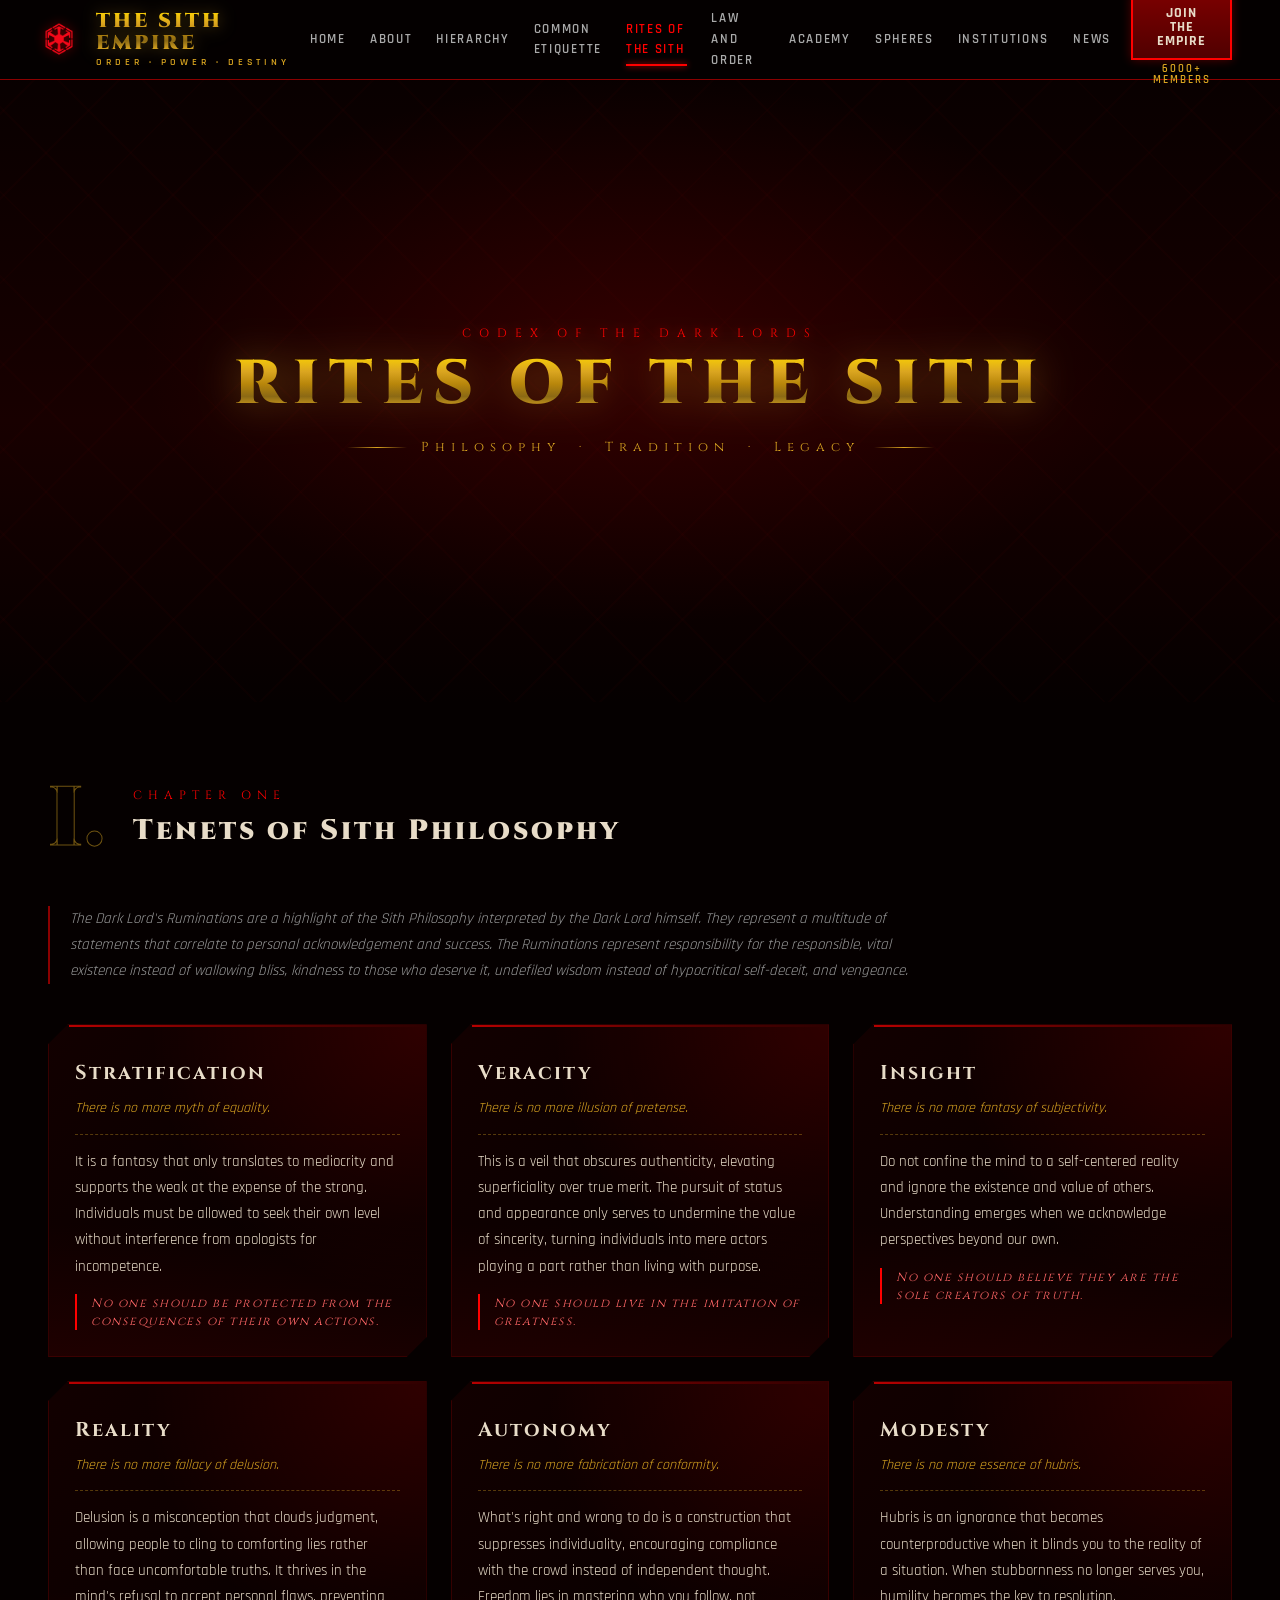
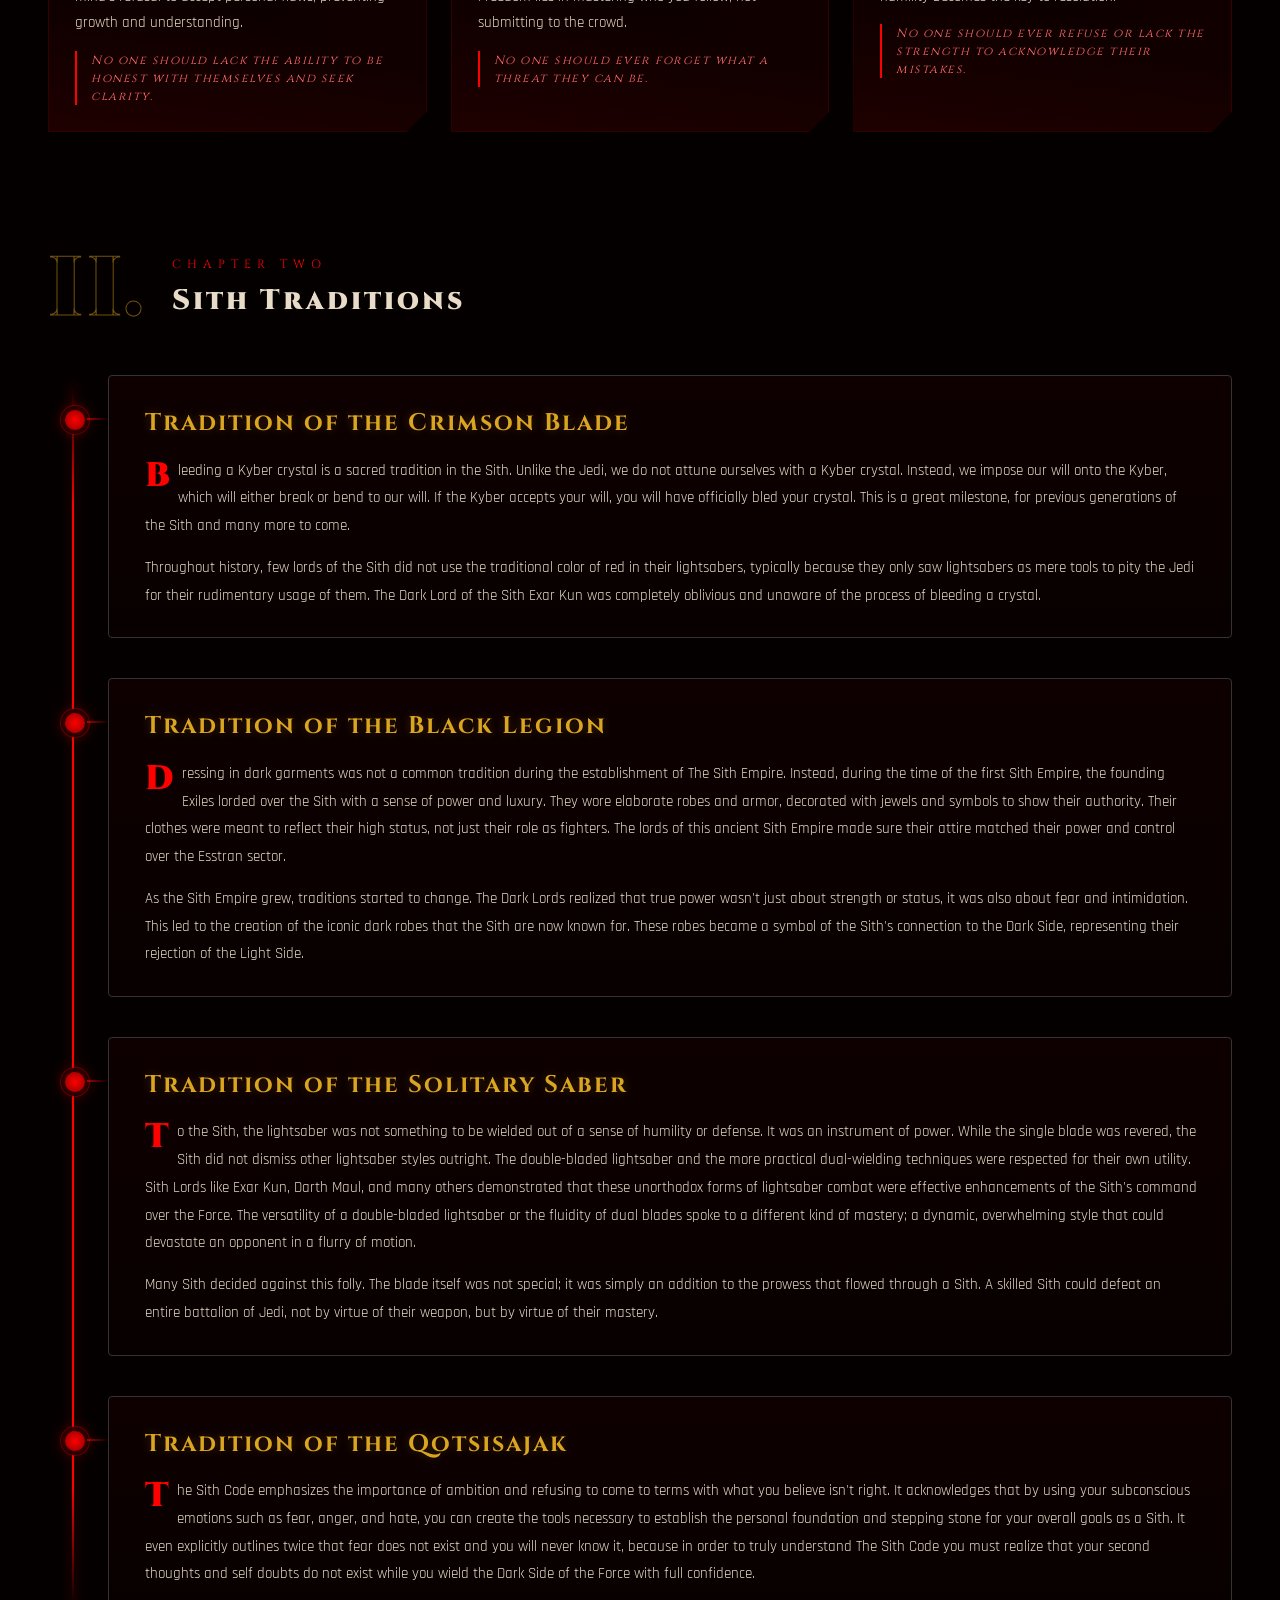
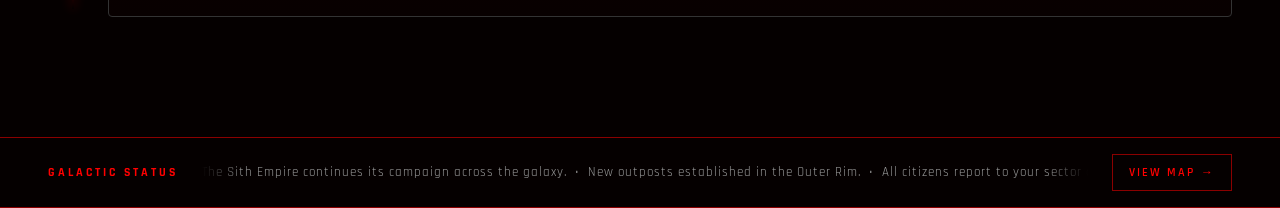
<file: rites-of-the-sith.html>
<!DOCTYPE html>

<html lang="en">
<head>
<meta charset="utf-8"/>
<meta content="width=device-width, initial-scale=1.0" name="viewport"/>
<title>Rites of the Sith - The Sith Empire</title>
<link href="https://fonts.googleapis.com/css2?family=Cinzel:wght@400;700;900&amp;family=Rajdhani:wght@300;400;500;600;700&amp;display=swap" rel="stylesheet"/>
<style>
    * { margin: 0; padding: 0; box-sizing: border-box; }
    :root {
      --bg-deep: #050000;
      --bg-secondary: #1A0000;
      --accent-red: #8B0000;
      --glow-red: #FF0000;
      --text-light: #E8DCC8;
      --text-dim: #999999;
      --gold: #DAA520;
      --border-steel: #333333;
      --font-display: 'Cinzel', serif;
      --font-body: 'Rajdhani', sans-serif;
    }
    html { scroll-behavior: smooth; }
    body { background: var(--bg-deep); color: var(--text-light); font-family: var(--font-body); font-size: 16px; line-height: 1.6; overflow-x: hidden; }
    a { text-decoration: none; color: inherit; }

    /* HEADER */
    #site-header { position: fixed; top: 0; left: 0; right: 0; z-index: 1000; height: 80px; background: rgba(5,0,0,0.92); border-bottom: 1px solid var(--accent-red); backdrop-filter: blur(12px); display: flex; align-items: center; padding: 0 48px 0 34px; }
    .header-inner { width: 100%; margin: 0; display: grid; grid-template-columns: 1fr auto 1fr; align-items: center; gap: 20px; }
    .logo-area { display: flex; align-items: center; gap: 12px; justify-self: start; }
    .logo-icon { width: 50px; height: 50px; }
    .logo-icon img { width: 100%; height: 100%; object-fit: contain; filter: drop-shadow(0 0 6px rgba(255,0,0,0.5)); }
    .logo-text h1 { font-family: var(--font-display); font-size: 20px; font-weight: 900; background: linear-gradient(180deg, #FFD700 0%, #DAA520 30%, #B8860B 50%, #8B6914 70%, #DAA520 90%, #FFD700 100%); -webkit-background-clip: text; -webkit-text-fill-color: transparent; background-clip: text; filter: drop-shadow(0 0 8px rgba(218,165,32,0.4)); letter-spacing: 3px; line-height: 1.1; }
    .logo-text span { font-size: 10px; font-weight: 600; color: #DAA520; letter-spacing: 4px; text-transform: uppercase; }
    .nav-links { display: flex; gap: 32px; align-items: center; justify-self: center; }
    .nav-links a { font-size: 14px; font-weight: 600; text-transform: uppercase; letter-spacing: 2px; color: #aaa; position: relative; padding: 4px 0; transition: color 0.3s ease; }
    .nav-links a::after { content: ''; position: absolute; bottom: -2px; left: 50%; right: 50%; height: 2px; background: var(--glow-red); box-shadow: 0 0 6px var(--glow-red); transition: left 0.3s ease, right 0.3s ease; }
    .nav-links a:hover, .nav-links a.active { color: var(--glow-red); }
    .nav-links a:hover::after, .nav-links a.active::after { left: 0; right: 0; }
    .header-cta { display: flex; flex-direction: column; align-items: center; gap: 6px; justify-self: end; text-align: center; }
    .header-cta a { font-weight: 700; font-size: 14px; text-transform: uppercase; letter-spacing: 1px; color: var(--text-light); background: linear-gradient(to bottom, #7A0000, #500000); border: 2px solid var(--glow-red); padding: 10px 24px; box-shadow: 0 0 10px rgba(255,0,0,0.3); transition: all 0.3s ease; }
    .header-cta a:hover { background: linear-gradient(to bottom, #A00000, #700000); transform: scale(1.05); box-shadow: 0 0 20px rgba(255,0,0,0.5); }
    .header-cta small { display: block; font-size: 11px; font-weight: 600; color: #DAA520; letter-spacing: 2px; text-transform: uppercase; text-align: center; }

    /* HERO — holocron centerpiece */
    .rites-hero {
      position: relative;
      min-height: 78vh;
      display: flex;
      align-items: center;
      justify-content: center;
      padding: 140px 48px 60px;
      overflow: hidden;
      background:
        radial-gradient(ellipse at center, rgba(139,0,0,0.25) 0%, transparent 55%),
        linear-gradient(180deg, #050000 0%, #180000 60%, #050000 100%);
    }
    .rites-hero::before {
      content: '';
      position: absolute;
      inset: 0;
      background:
        repeating-linear-gradient(45deg, rgba(139,0,0,0.06) 0 2px, transparent 2px 60px),
        repeating-linear-gradient(-45deg, rgba(139,0,0,0.06) 0 2px, transparent 2px 60px);
      opacity: 0.7;
      pointer-events: none;
    }
    .hero-holocron {
      position: relative;
      display: flex;
      flex-direction: column;
      align-items: center;
      z-index: 1;
      text-align: center;
    }
    .holocron-ring {
      position: relative;
      width: 320px;
      height: 320px;
      display: grid;
      place-items: center;
      margin-bottom: 32px;
    }
    .holocron-ring::before,
    .holocron-ring::after {
      content: '';
      position: absolute;
      inset: 0;
      border-radius: 50%;
      border: 1px solid rgba(255,0,0,0.35);
    }
    .holocron-ring::before {
      animation: ringSpin 30s linear infinite;
      border-style: dashed;
      border-color: rgba(218,165,32,0.35);
    }
    .holocron-ring::after {
      inset: 30px;
      animation: ringSpin 22s linear infinite reverse;
      border-color: rgba(255,0,0,0.45);
      border-style: dotted;
    }
    @keyframes ringSpin { to { transform: rotate(360deg); } }
    .holocron-core {
      position: relative;
      width: 190px;
      height: 190px;
      display: grid;
      place-items: center;
      background: radial-gradient(circle at 40% 40%, rgba(255,60,60,0.35), rgba(139,0,0,0.15) 55%, transparent 75%);
      border-radius: 50%;
      box-shadow: 0 0 60px rgba(255,0,0,0.35), inset 0 0 40px rgba(255,0,0,0.25);
    }
    .holocron-core img {
      width: 130px; height: 130px; object-fit: contain;
      filter: drop-shadow(0 0 20px rgba(255,0,0,0.7));
      animation: holoBreath 4s ease-in-out infinite;
    }
    @keyframes holoBreath { 0%,100% { transform: scale(1); } 50% { transform: scale(1.06); } }
    .rites-eyebrow {
      font-family: var(--font-display);
      letter-spacing: 8px;
      color: var(--glow-red);
      font-size: 12px;
      margin-bottom: 10px;
      text-shadow: 0 0 10px rgba(255,0,0,0.5);
    }
    .rites-title {
      font-family: var(--font-display);
      font-size: clamp(44px, 5.5vw, 62px);
      font-weight: 900;
      background: linear-gradient(180deg, #FFD700 0%, #DAA520 30%, #B8860B 50%, #8B6914 70%, #DAA520 90%, #FFD700 100%);
      -webkit-background-clip: text; -webkit-text-fill-color: transparent; background-clip: text;
      filter: drop-shadow(0 0 20px rgba(218,165,32,0.4));
      letter-spacing: 10px;
      line-height: 1;
      margin-bottom: 22px;
    }
    .rites-subtitle {
      font-family: var(--font-display);
      color: var(--gold);
      letter-spacing: 6px;
      font-size: 13px;
      display: flex;
      align-items: center;
      gap: 14px;
    }
    .rites-subtitle::before, .rites-subtitle::after {
      content: '';
      display: block;
      width: 60px;
      height: 1px;
      background: linear-gradient(90deg, transparent, var(--gold), transparent);
    }

    /* SECTION SCAFFOLDING */
    .rites-shell { max-width: 1320px; margin: 0 auto; padding: 0 48px; }
    .chapter { padding: 80px 0 40px; position: relative; }
    .chapter-heading {
      display: flex;
      align-items: center;
      gap: 24px;
      margin-bottom: 48px;
      flex-wrap: wrap;
    }
    .chapter-index {
      font-family: var(--font-display);
      font-size: 84px;
      font-weight: 900;
      line-height: 0.9;
      color: transparent;
      -webkit-text-stroke: 1px rgba(218,165,32,0.5);
      letter-spacing: 4px;
    }
    .chapter-info {
      display: flex;
      flex-direction: column;
      gap: 4px;
    }
    .chapter-info .kicker {
      font-family: var(--font-display);
      font-size: 12px;
      letter-spacing: 6px;
      color: var(--glow-red);
      text-transform: uppercase;
    }
    .chapter-info h2 {
      font-family: var(--font-display);
      font-size: 28px;
      font-weight: 900;
      color: var(--text-light);
      letter-spacing: 3px;
    }
    .chapter-intro {
      font-size: 15px;
      color: var(--text-dim);
      line-height: 1.75;
      max-width: 900px;
      margin-bottom: 40px;
      border-left: 2px solid var(--accent-red);
      padding-left: 20px;
      font-style: italic;
    }

    /* TENETS — hexagonal/pillar grid */
    .tenets-grid {
      display: grid;
      grid-template-columns: repeat(3, 1fr);
      gap: 24px;
    }
    .tenet-card {
      position: relative;
      background:
        linear-gradient(135deg, rgba(20,0,0,0.9) 0%, rgba(5,0,0,0.9) 100%);
      border: 1px solid rgba(139,0,0,0.35);
      padding: 32px 26px 26px;
      overflow: hidden;
      clip-path: polygon(20px 0, 100% 0, 100% calc(100% - 20px), calc(100% - 20px) 100%, 0 100%, 0 20px);
      transition: transform 0.35s ease, border-color 0.35s ease, box-shadow 0.35s ease;
    }
    .tenet-card::before {
      content: '';
      position: absolute;
      inset: 0;
      background:
        radial-gradient(circle at top right, rgba(255,0,0,0.15), transparent 55%),
        linear-gradient(180deg, transparent 60%, rgba(139,0,0,0.15));
      pointer-events: none;
    }
    .tenet-card::after {
      content: '';
      position: absolute;
      top: 0; left: 20px; right: 0;
      height: 2px;
      background: linear-gradient(90deg, var(--glow-red), transparent);
      opacity: 0.7;
    }
    .tenet-card:hover {
      transform: translateY(-6px);
      border-color: var(--glow-red);
      box-shadow: 0 20px 40px rgba(0,0,0,0.6), 0 0 30px rgba(255,0,0,0.25);
    }
    .tenet-marker {
      display: flex;
      align-items: baseline;
      gap: 12px;
      margin-bottom: 18px;
      position: relative;
      z-index: 1;
    }
    .tenet-numeral {
      font-family: var(--font-display);
      font-size: 42px;
      font-weight: 900;
      color: var(--gold);
      letter-spacing: 2px;
      line-height: 1;
      text-shadow: 0 0 12px rgba(218,165,32,0.4);
    }
    .tenet-tag {
      font-family: var(--font-display);
      font-size: 10px;
      letter-spacing: 4px;
      color: var(--glow-red);
      text-transform: uppercase;
      padding: 4px 10px;
      border: 1px solid rgba(255,0,0,0.4);
      border-radius: 2px;
    }
    .tenet-name {
      font-family: var(--font-display);
      font-size: 20px;
      font-weight: 700;
      color: var(--text-light);
      letter-spacing: 2px;
      margin-bottom: 8px;
      position: relative; z-index: 1;
    }
    .tenet-lead {
      color: var(--gold);
      font-style: italic;
      font-size: 14px;
      margin-bottom: 14px;
      padding-bottom: 14px;
      border-bottom: 1px dashed rgba(218,165,32,0.35);
      position: relative; z-index: 1;
    }
    .tenet-body {
      color: var(--text-light);
      font-size: 15px;
      line-height: 1.75;
      margin-bottom: 14px;
      position: relative; z-index: 1;
    }
    .tenet-verdict {
      display: block;
      color: #ff6666;
      font-family: var(--font-display);
      font-style: italic;
      font-size: 12px;
      letter-spacing: 1.5px;
      line-height: 1.5;
      position: relative; z-index: 1;
      padding-left: 14px;
      border-left: 2px solid var(--glow-red);
    }

    /* TRADITIONS — vertical codex timeline */
    .traditions-codex {
      position: relative;
      padding-left: 60px;
    }
    .traditions-codex::before {
      content: '';
      position: absolute;
      top: 8px; bottom: 8px; left: 24px;
      width: 2px;
      background: linear-gradient(180deg, transparent, var(--glow-red) 10%, var(--glow-red) 90%, transparent);
      box-shadow: 0 0 12px rgba(255,0,0,0.4);
    }
    .tradition-entry {
      position: relative;
      margin-bottom: 40px;
      background: linear-gradient(180deg, rgba(20,0,0,0.6) 0%, rgba(10,0,0,0.6) 100%);
      border: 1px solid var(--border-steel);
      padding: 28px 32px 28px 36px;
      border-radius: 4px;
      transition: all 0.3s ease;
    }
    .tradition-entry::before {
      content: '';
      position: absolute;
      top: 34px;
      left: -44px;
      width: 20px; height: 20px;
      border-radius: 50%;
      background: radial-gradient(circle, var(--glow-red), var(--accent-red));
      box-shadow: 0 0 16px rgba(255,0,0,0.6), 0 0 0 4px rgba(5,0,0,1), 0 0 0 5px rgba(139,0,0,0.6);
    }
    .tradition-entry::after {
      content: '';
      position: absolute;
      top: 42px;
      left: -22px;
      width: 22px; height: 2px;
      background: linear-gradient(90deg, rgba(255,0,0,0.6), transparent);
    }
    .tradition-entry:hover {
      border-color: var(--glow-red);
      transform: translateX(6px);
      box-shadow: 0 12px 30px rgba(0,0,0,0.5), 0 0 24px rgba(255,0,0,0.2);
    }
    .tradition-head {
      display: flex;
      align-items: center;
      gap: 16px;
      margin-bottom: 14px;
      flex-wrap: wrap;
    }
    .tradition-glyph {
      font-family: var(--font-display);
      font-size: 12px;
      color: var(--glow-red);
      letter-spacing: 4px;
      padding: 4px 12px;
      border: 1px solid rgba(255,0,0,0.5);
      border-radius: 2px;
      text-transform: uppercase;
    }
    .tradition-name {
      font-family: var(--font-display);
      font-size: 24px;
      font-weight: 700;
      color: var(--gold);
      letter-spacing: 2px;
      text-shadow: 0 0 10px rgba(218,165,32,0.25);
    }
    .tradition-body {
      color: var(--text-light);
      font-size: 15px;
      line-height: 1.85;
      margin-bottom: 14px;
    }
    .tradition-body:last-child { margin-bottom: 0; }
    .tradition-body::first-letter {
      /* subtle emphasis on first letter of first paragraph */
    }
    .tradition-entry .tradition-body:first-of-type::first-letter {
      font-family: var(--font-display);
      font-size: 34px;
      color: var(--glow-red);
      font-weight: 900;
      float: left;
      padding: 2px 8px 0 0;
      line-height: 1;
    }

    /* FOOTER */
    #site-footer { border-top: 1px solid var(--accent-red); border-bottom: 1px solid var(--accent-red); background: var(--bg-deep); padding: 16px 48px; display: flex; align-items: center; justify-content: space-between; margin-top: 40px; }
    .footer-label { font-size: 12px; font-weight: 700; text-transform: uppercase; letter-spacing: 3px; color: var(--glow-red); flex-shrink: 0; }
    .footer-ticker { flex: 1; overflow: hidden; margin: 0 24px; position: relative; }
    .footer-ticker::before, .footer-ticker::after { content: ''; position: absolute; top: 0; bottom: 0; width: 40px; z-index: 1; }
    .footer-ticker::before { left: 0; background: linear-gradient(to right, var(--bg-deep), transparent); }
    .footer-ticker::after { right: 0; background: linear-gradient(to left, var(--bg-deep), transparent); }
    .ticker-track { display: flex; white-space: nowrap; animation: tickerScroll 30s linear infinite; }
    .ticker-track span { font-size: 13px; color: #999; letter-spacing: 1px; padding-right: 80px; }
    @keyframes tickerScroll { 0% { transform: translateX(0); } 100% { transform: translateX(-50%); } }
    .footer-map-btn { flex-shrink: 0; font-family: var(--font-body); font-size: 12px; font-weight: 600; text-transform: uppercase; letter-spacing: 2px; color: var(--glow-red); border: 1px solid var(--accent-red); padding: 8px 16px; background: transparent; cursor: pointer; transition: all 0.3s; display: flex; align-items: center; gap: 6px; }
    .footer-map-btn:hover { background: rgba(139,0,0,0.2); border-color: var(--glow-red); box-shadow: 0 0 10px rgba(255,0,0,0.2); }

    @media (max-width: 1024px) {
      .tenets-grid { grid-template-columns: repeat(2, 1fr); }
    }
    @media (max-width: 768px) {
      #site-header { padding: 0 20px; }
      .nav-links { display: none; }
      .rites-hero { padding: 120px 20px 40px; }
      .holocron-ring { width: 240px; height: 240px; }
      .holocron-core { width: 150px; height: 150px; }
      .holocron-core img { width: 100px; height: 100px; }
      .rites-title { font-size: 40px; letter-spacing: 5px; }
      .rites-shell { padding: 0 20px; }
      .chapter { padding: 60px 0 20px; }
      .chapter-index { font-size: 60px; }
      .chapter-info h2 { font-size: 24px; }
      .tenets-grid { grid-template-columns: 1fr; }
      .traditions-codex { padding-left: 30px; }
      .traditions-codex::before { left: 8px; }
      .tradition-entry::before { left: -28px; width: 14px; height: 14px; }
      .tradition-entry::after { left: -14px; width: 14px; }
      .tradition-name { font-size: 18px; }
      #site-footer { flex-direction: column; gap: 12px; text-align: center; padding: 16px 20px; }
      .footer-ticker { margin: 0; }
    }
  



/* === RITES LABEL CLEANUP === */
.tenet-marker { margin-bottom: 12px !important; }
.tenet-tag { margin-bottom: 0 !important; }
.tradition-head { gap: 0 !important; }

/* === UNIVERSAL IMPERIAL NAVIGATION === */
#site-header {
  position: fixed !important;
  top: 0 !important;
  left: 0 !important;
  right: 0 !important;
  z-index: 1000 !important;
  height: 80px !important;
  min-height: 80px !important;
  background: rgba(5,0,0,0.92) !important;
  border: 0 !important;
  border-bottom: 1px solid var(--accent-red, #8B0000) !important;
  border-radius: 0 !important;
  box-shadow: none !important;
  backdrop-filter: blur(12px) !important;
  display: flex !important;
  align-items: center !important;
  padding: 0 48px 0 34px !important;
}
#site-header::before { content: none !important; display: none !important; }
.header-inner {
  width: 100% !important;
  margin: 0 !important;
  display: grid !important;
  grid-template-columns: 1fr auto 1fr !important;
  align-items: center !important;
  gap: 20px !important;
}
.logo-area {
  display: flex !important;
  align-items: center !important;
  gap: 12px !important;
  justify-self: start !important;
  color: inherit !important;
  text-decoration: none !important;
}
.logo-icon {
  width: 50px !important;
  height: 50px !important;
  position: relative !important;
  flex: 0 0 auto !important;
}
.logo-icon::before { content: none !important; display: none !important; animation: none !important; }
.logo-icon img {
  width: 100% !important;
  height: 100% !important;
  object-fit: contain !important;
  filter: drop-shadow(0 0 6px rgba(255,0,0,0.5)) !important;
}
.logo-text h1 {
  font-family: 'Cinzel', serif !important;
  font-size: 20px !important;
  font-weight: 900 !important;
  background: linear-gradient(180deg, #FFD700 0%, #DAA520 30%, #B8860B 50%, #8B6914 70%, #DAA520 90%, #FFD700 100%) !important;
  -webkit-background-clip: text !important;
  background-clip: text !important;
  -webkit-text-fill-color: transparent !important;
  text-shadow: none !important;
  filter: drop-shadow(0 0 8px rgba(218,165,32,0.4)) drop-shadow(0 2px 4px rgba(0,0,0,0.8)) !important;
  letter-spacing: 3px !important;
  line-height: 1.1 !important;
  margin: 0 !important;
}
.logo-text span {
  display: block !important;
  margin-top: 0 !important;
  font-family: 'Rajdhani', sans-serif !important;
  font-size: 10px !important;
  font-weight: 600 !important;
  color: #DAA520 !important;
  letter-spacing: 4px !important;
  text-transform: uppercase !important;
  white-space: nowrap !important;
}
.nav-links {
  display: flex !important;
  gap: 32px !important;
  align-items: center !important;
  justify-content: center !important;
  justify-self: center !important;
  flex-wrap: nowrap !important;
}
.nav-links a {
  font-family: 'Rajdhani', sans-serif !important;
  font-size: 14px !important;
  font-weight: 600 !important;
  text-transform: uppercase !important;
  letter-spacing: 2px !important;
  color: #aaa !important;
  position: relative !important;
  padding: 4px 0 !important;
  text-decoration: none !important;
  transition: color 0.3s ease, text-shadow 0.3s ease !important;
  transform: none !important;
}
.nav-links a::before { content: none !important; display: none !important; }
.nav-links a::after {
  content: '' !important;
  position: absolute !important;
  bottom: -2px !important;
  left: 50% !important;
  right: 50% !important;
  width: auto !important;
  height: 2px !important;
  background: var(--glow-red, #FF0000) !important;
  box-shadow: 0 0 6px var(--glow-red, #FF0000) !important;
  transition: left 0.3s ease, right 0.3s ease !important;
  transform: none !important;
}
.nav-links a:hover,
.nav-links a.active {
  color: var(--glow-red, #FF0000) !important;
  text-shadow: none !important;
  transform: none !important;
}
.nav-links a:hover::after,
.nav-links a.active::after { left: 0 !important; right: 0 !important; }
.header-cta {
  display: flex !important;
  flex-direction: column !important;
  align-items: center !important;
  justify-content: center !important;
  gap: 2px !important;
  justify-self: end !important;
  text-align: center !important;
}
.header-cta a {
  font-family: 'Rajdhani', sans-serif !important;
  font-weight: 700 !important;
  font-size: 14px !important;
  line-height: 1 !important;
  text-transform: uppercase !important;
  letter-spacing: 1px !important;
  color: var(--text-light, #E8DCC8) !important;
  background: linear-gradient(to bottom, #7A0000, #500000) !important;
  border: 2px solid var(--glow-red, #FF0000) !important;
  border-radius: 0 !important;
  padding: 10px 24px !important;
  box-shadow: 0 0 10px rgba(255,0,0,0.3) !important;
  transition: all 0.3s ease !important;
  text-decoration: none !important;
  isolation: auto !important;
  overflow: visible !important;
}
.header-cta a::after { content: none !important; display: none !important; }
.header-cta a:hover {
  background: linear-gradient(to bottom, #A00000, #700000) !important;
  transform: scale(1.05) !important;
  box-shadow: 0 0 20px rgba(255,0,0,0.5) !important;
}
.header-cta small {
  display: block !important;
  font-family: 'Rajdhani', sans-serif !important;
  font-size: 8px !important;
  line-height: 1 !important;
  font-weight: 600 !important;
  color: #DAA520 !important;
  letter-spacing: 1.25px !important;
  text-transform: uppercase !important;
  text-align: center !important;
}
@media (max-width: 1180px) {
  #site-header { height: auto !important; min-height: 80px !important; padding: 12px 22px !important; }
  .header-inner { grid-template-columns: 1fr !important; justify-items: center !important; gap: 12px !important; }
  .logo-area, .header-cta { justify-self: center !important; }
  .nav-links { flex-wrap: wrap !important; gap: 10px 20px !important; }
}
@media (max-width: 720px) {
  #site-header { position: absolute !important; padding: 14px !important; }
  .nav-links { gap: 9px 14px !important; }
  .nav-links a { font-size: 11px !important; }
  .header-cta a { padding: 9px 14px !important; font-size: 12px !important; }
}


/* === HERO RECENTERING AFTER EMBLEM REMOVAL === */
.hero-holocron {
  display: flex !important;
  flex-direction: column !important;
  align-items: center !important;
  justify-content: center !important;
  margin: 0 auto !important;
  text-align: center !important;
}

</style>
<link rel="stylesheet" href="mobile.css">
</head>
<body>
<header id="site-header">
<div class="header-inner">
<a class="logo-area" href="index.html">
<div class="logo-icon"><img alt="Sith Empire Symbol" src="ts-empire-symbol.png"/></div>
<div class="logo-text">
<h1>THE SITH EMPIRE</h1>
<span>Order · Power · Destiny</span>
</div>
</a>
<nav class="nav-links">
<a href="index.html">Home</a>
<a href="about.html">About</a>
<a href="hierarchy.html">Hierarchy</a>
<a href="common-etiquette.html">Common Etiquette</a>
<a class="active" href="rites-of-the-sith.html">Rites of the Sith</a>
<a href="law-and-order.html">Law and Order</a>
<a href="academy.html">Academy</a>
<a href="spheres.html">Spheres</a>
<a href="institutions.html">Institutions</a>
<a href="news.html">News</a>
</nav>
<div class="header-cta">
<a href="https://discord.com/invite/bRE6W3CkBe">Join the Empire</a>
<small>6000+ Members</small>
</div>
</div>
</header>
<section class="rites-hero">
<div class="hero-holocron">
<div class="rites-eyebrow">CODEX OF THE DARK LORDS</div>
<h1 class="rites-title">RITES OF THE SITH</h1>
<div class="rites-subtitle">Philosophy  ·  Tradition  ·  Legacy</div>
</div>
</section>
<div class="rites-shell">
<!-- CHAPTER I — TENETS -->
<section class="chapter" id="tenets">
<div class="chapter-heading">
<div class="chapter-index">I.</div>
<div class="chapter-info">
<div class="kicker">Chapter One</div>
<h2>Tenets of Sith Philosophy</h2>
</div>
</div>
<p class="chapter-intro">The Dark Lord's Ruminations are a highlight of the Sith Philosophy interpreted by the Dark Lord himself. They represent a multitude of statements that correlate to personal acknowledgement and success. The Ruminations represent responsibility for the responsible, vital existence instead of wallowing bliss, kindness to those who deserve it, undefiled wisdom instead of hypocritical self-deceit, and vengeance.</p>
<div class="tenets-grid">
<article class="tenet-card">

<div class="tenet-name">Stratification</div>
<div class="tenet-lead">There is no more myth of equality.</div>
<p class="tenet-body">It is a fantasy that only translates to mediocrity and supports the weak at the expense of the strong. Individuals must be allowed to seek their own level without interference from apologists for incompetence.</p>
<em class="tenet-verdict">No one should be protected from the consequences of their own actions.</em>
</article>
<article class="tenet-card">

<div class="tenet-name">Veracity</div>
<div class="tenet-lead">There is no more illusion of pretense.</div>
<p class="tenet-body">This is a veil that obscures authenticity, elevating superficiality over true merit. The pursuit of status and appearance only serves to undermine the value of sincerity, turning individuals into mere actors playing a part rather than living with purpose.</p>
<em class="tenet-verdict">No one should live in the imitation of greatness.</em>
</article>
<article class="tenet-card">

<div class="tenet-name">Insight</div>
<div class="tenet-lead">There is no more fantasy of subjectivity.</div>
<p class="tenet-body">Do not confine the mind to a self-centered reality and ignore the existence and value of others. Understanding emerges when we acknowledge perspectives beyond our own.</p>
<em class="tenet-verdict">No one should believe they are the sole creators of truth.</em>
</article>
<article class="tenet-card">

<div class="tenet-name">Reality</div>
<div class="tenet-lead">There is no more fallacy of delusion.</div>
<p class="tenet-body">Delusion is a misconception that clouds judgment, allowing people to cling to comforting lies rather than face uncomfortable truths. It thrives in the mind's refusal to accept personal flaws, preventing growth and understanding.</p>
<em class="tenet-verdict">No one should lack the ability to be honest with themselves and seek clarity.</em>
</article>
<article class="tenet-card">

<div class="tenet-name">Autonomy</div>
<div class="tenet-lead">There is no more fabrication of conformity.</div>
<p class="tenet-body">What's right and wrong to do is a construction that suppresses individuality, encouraging compliance with the crowd instead of independent thought. Freedom lies in mastering who you follow, not submitting to the crowd.</p>
<em class="tenet-verdict">No one should ever forget what a threat they can be.</em>
</article>
<article class="tenet-card">

<div class="tenet-name">Modesty</div>
<div class="tenet-lead">There is no more essence of hubris.</div>
<p class="tenet-body">Hubris is an ignorance that becomes counterproductive when it blinds you to the reality of a situation. When stubbornness no longer serves you, humility becomes the key to resolution.</p>
<em class="tenet-verdict">No one should ever refuse or lack the strength to acknowledge their mistakes.</em>
</article>
</div>
</section>
<!-- CHAPTER II — TRADITIONS -->
<section class="chapter" id="traditions">
<div class="chapter-heading">
<div class="chapter-index">II.</div>
<div class="chapter-info">
<div class="kicker">Chapter Two</div>
<h2>Sith Traditions</h2>
</div>
</div>
<div class="traditions-codex">
<article class="tradition-entry">
<div class="tradition-head">
<div class="tradition-name">Tradition of the Crimson Blade</div>
</div>
<p class="tradition-body">Bleeding a Kyber crystal is a sacred tradition in the Sith. Unlike the Jedi, we do not attune ourselves with a Kyber crystal. Instead, we impose our will onto the Kyber, which will either break or bend to our will. If the Kyber accepts your will, you will have officially bled your crystal. This is a great milestone, for previous generations of the Sith and many more to come.</p>
<p class="tradition-body">Throughout history, few lords of the Sith did not use the traditional color of red in their lightsabers, typically because they only saw lightsabers as mere tools to pity the Jedi for their rudimentary usage of them. The Dark Lord of the Sith Exar Kun was completely oblivious and unaware of the process of bleeding a crystal.</p>
</article>
<article class="tradition-entry">
<div class="tradition-head">
<div class="tradition-name">Tradition of the Black Legion</div>
</div>
<p class="tradition-body">Dressing in dark garments was not a common tradition during the establishment of The Sith Empire. Instead, during the time of the first Sith Empire, the founding Exiles lorded over the Sith with a sense of power and luxury. They wore elaborate robes and armor, decorated with jewels and symbols to show their authority. Their clothes were meant to reflect their high status, not just their role as fighters. The lords of this ancient Sith Empire made sure their attire matched their power and control over the Esstran sector.</p>
<p class="tradition-body">As the Sith Empire grew, traditions started to change. The Dark Lords realized that true power wasn't just about strength or status, it was also about fear and intimidation. This led to the creation of the iconic dark robes that the Sith are now known for. These robes became a symbol of the Sith's connection to the Dark Side, representing their rejection of the Light Side.</p>
</article>
<article class="tradition-entry">
<div class="tradition-head">
<div class="tradition-name">Tradition of the Solitary Saber</div>
</div>
<p class="tradition-body">To the Sith, the lightsaber was not something to be wielded out of a sense of humility or defense. It was an instrument of power. While the single blade was revered, the Sith did not dismiss other lightsaber styles outright. The double-bladed lightsaber and the more practical dual-wielding techniques were respected for their own utility. Sith Lords like Exar Kun, Darth Maul, and many others demonstrated that these unorthodox forms of lightsaber combat were effective enhancements of the Sith's command over the Force. The versatility of a double-bladed lightsaber or the fluidity of dual blades spoke to a different kind of mastery; a dynamic, overwhelming style that could devastate an opponent in a flurry of motion.</p>
<p class="tradition-body">Many Sith decided against this folly. The blade itself was not special; it was simply an addition to the prowess that flowed through a Sith. A skilled Sith could defeat an entire battalion of Jedi, not by virtue of their weapon, but by virtue of their mastery.</p>
</article>
<article class="tradition-entry">
<div class="tradition-head">
<div class="tradition-name">Tradition of the Qotsisajak</div>
</div>
<p class="tradition-body">The Sith Code emphasizes the importance of ambition and refusing to come to terms with what you believe isn't right. It acknowledges that by using your subconscious emotions such as fear, anger, and hate, you can create the tools necessary to establish the personal foundation and stepping stone for your overall goals as a Sith. It even explicitly outlines twice that fear does not exist and you will never know it, because in order to truly understand The Sith Code you must realize that your second thoughts and self doubts do not exist while you wield the Dark Side of the Force with full confidence.</p>
</article>
</div>
</section>
</div>
<footer id="site-footer">
<div class="footer-label">Galactic Status</div>
<div class="footer-ticker">
<div class="ticker-track">
<span>The Sith Empire continues its campaign across the galaxy.  •  New outposts established in the Outer Rim.  •  All citizens report to your sector commander.  •  The Dark Side grows stronger.  • </span>
<span>The Sith Empire continues its campaign across the galaxy.  •  New outposts established in the Outer Rim.  •  All citizens report to your sector commander.  •  The Dark Side grows stronger.  • </span>
</div>
</div>
<a class="footer-map-btn" href="map.html">View Map <span>→</span></a>
</footer>

<script src="mobile.js" defer></script>
</body>
</html>
</file>
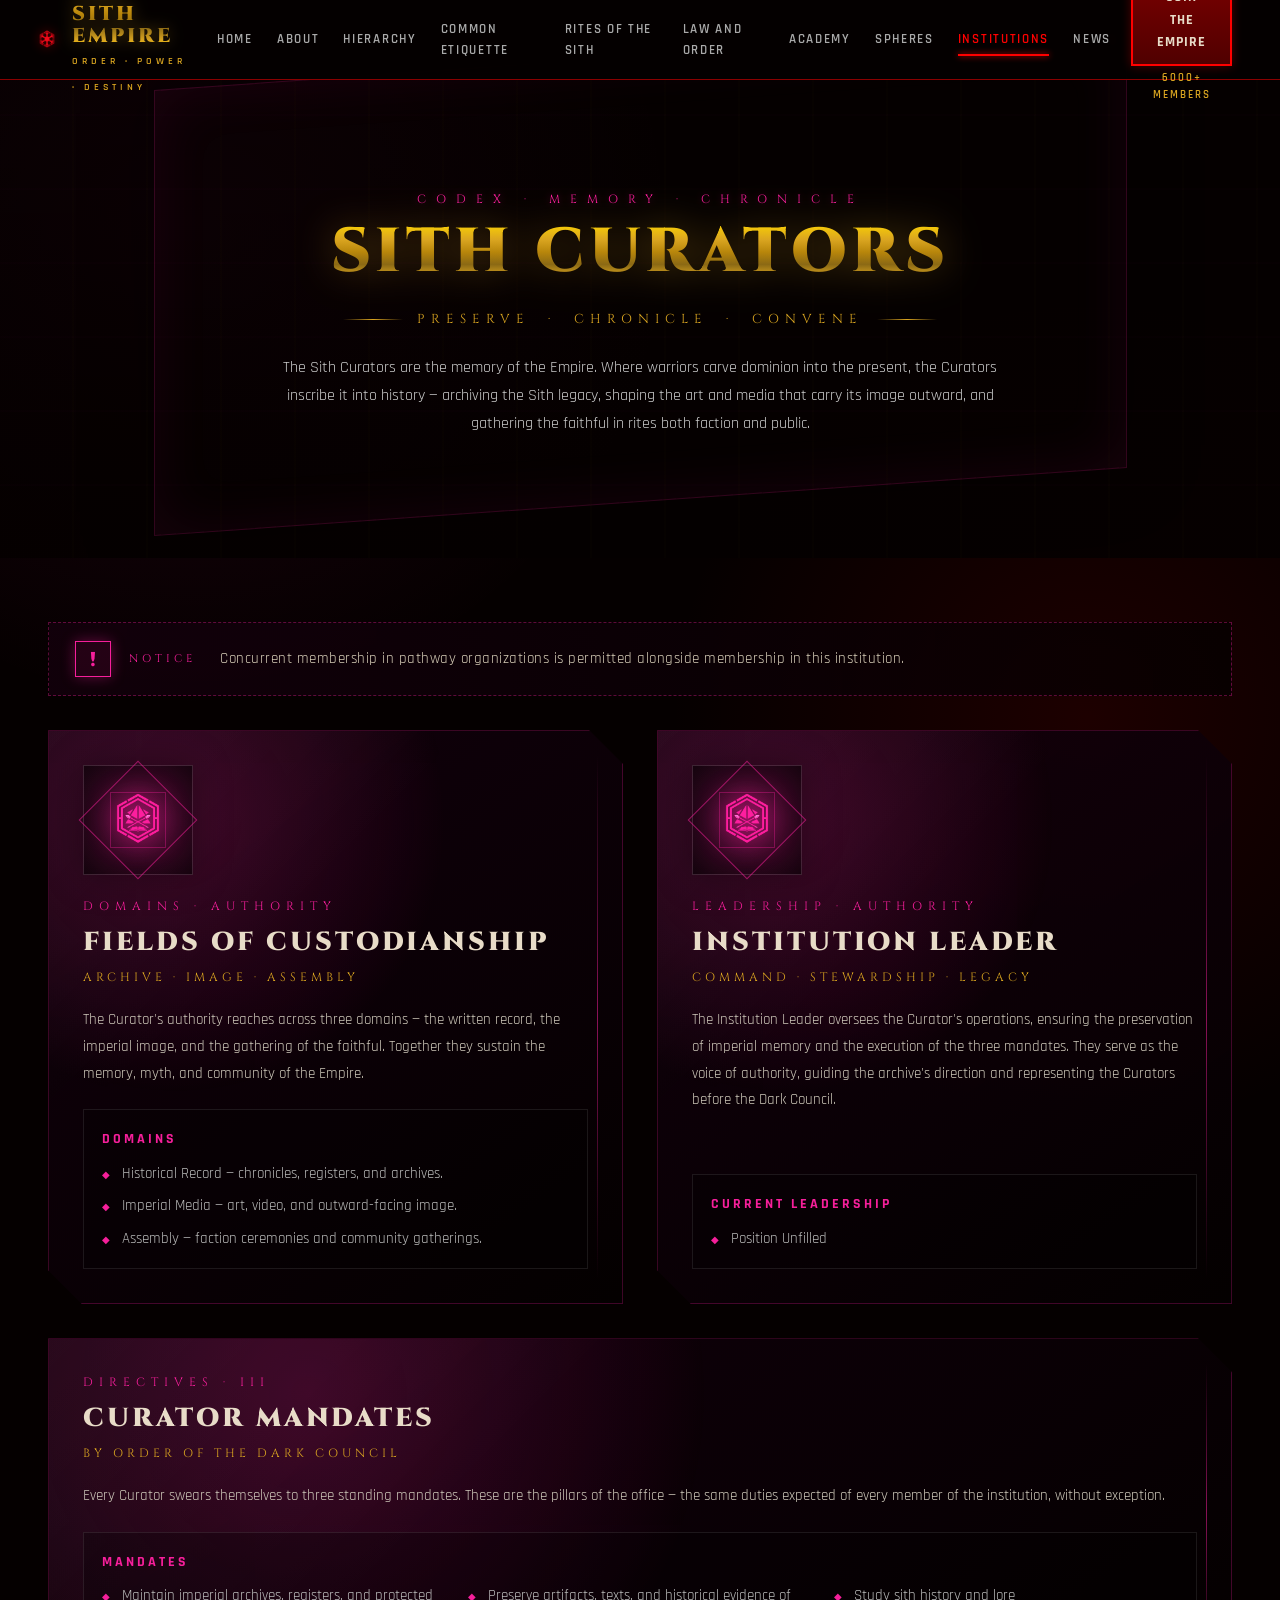
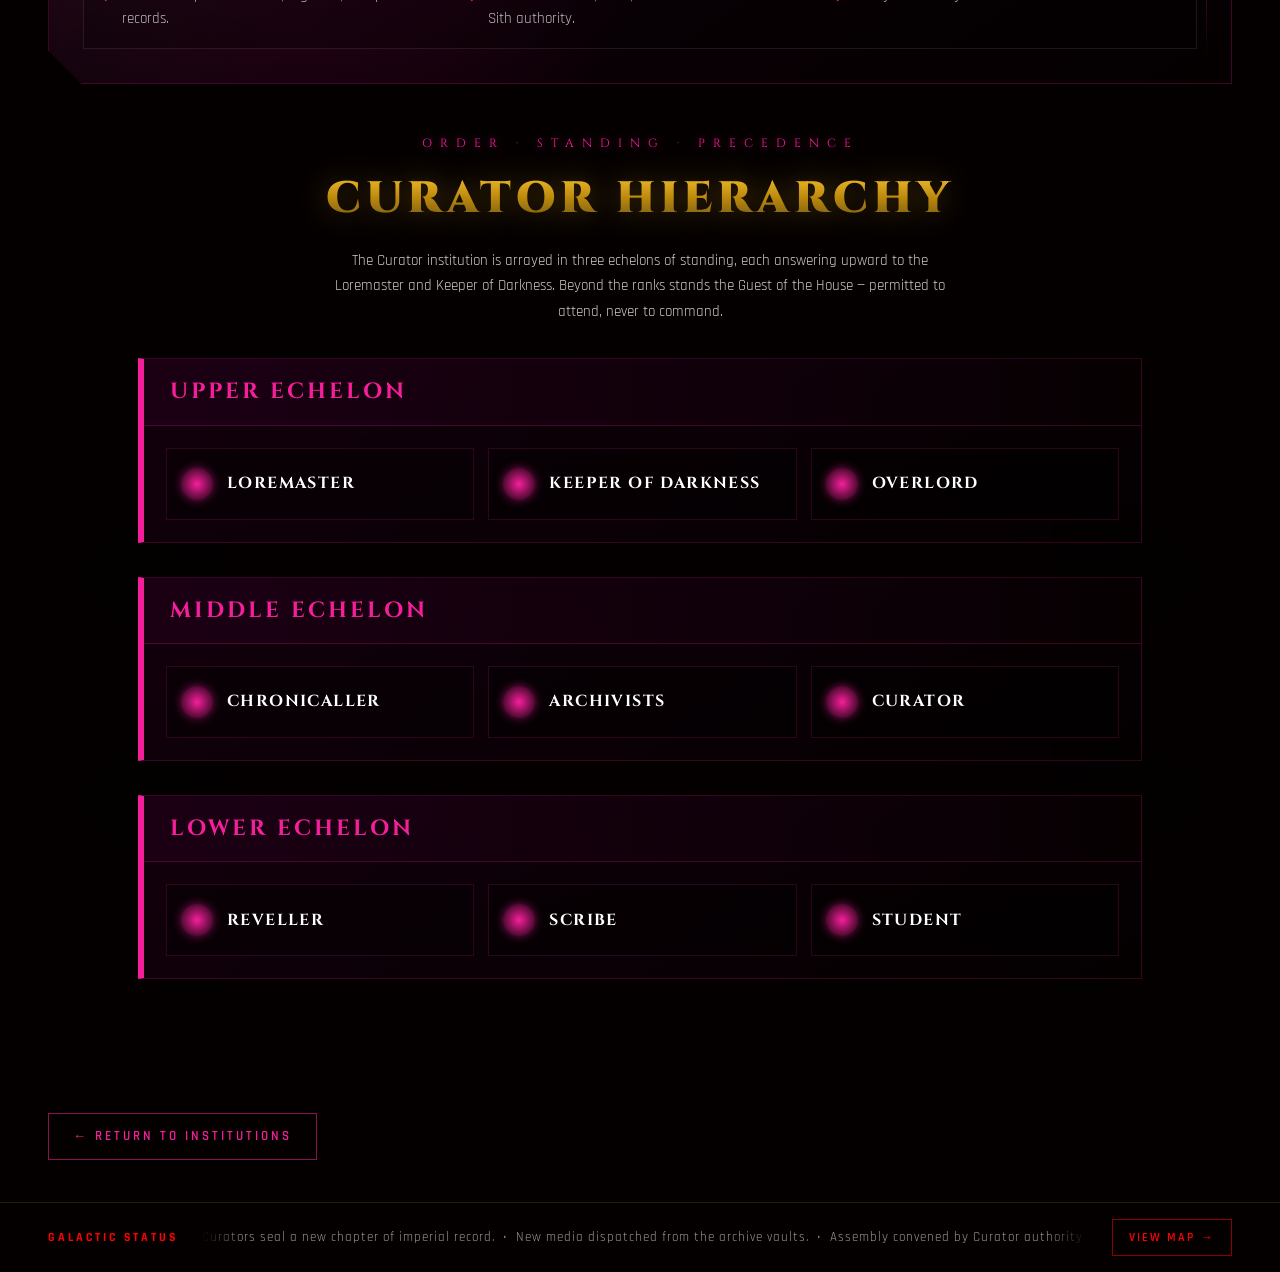
<file: sith-curators.html>
<!DOCTYPE html>
<html lang="en">
<head>
  <meta charset="UTF-8">
  <meta name="viewport" content="width=device-width, initial-scale=1.0">
  <title>Sith Curators - The Sith Empire</title>
  <link href="https://fonts.googleapis.com/css2?family=Cinzel:wght@400;700;900&family=Rajdhani:wght@300;400;500;600;700&display=swap" rel="stylesheet">
  <style>
    * { margin: 0; padding: 0; box-sizing: border-box; }
    :root {
      --bg-deep: #050000;
      --accent-red: #8B0000;
      --glow-red: #FF0000;
      --text-light: #E8DCC8;
      --text-dim: #999;
      --gold: #DAA520;
      --gold-bright: #FFD700;
      --curator: #F61F9B;
      --curator-soft: rgba(246,31,155,0.55);
      --border-steel: #333;
      --font-display: 'Cinzel', serif;
      --font-body: 'Rajdhani', sans-serif;
    }
    html { scroll-behavior: smooth; }
    body {
      background:
        radial-gradient(circle at 15% 8%, rgba(246,31,155,0.10), transparent 30rem),
        radial-gradient(circle at 85% 25%, rgba(139,0,0,0.18), transparent 26rem),
        var(--bg-deep);
      color: var(--text-light);
      font-family: var(--font-body);
      font-size: 16px;
      line-height: 1.6;
      overflow-x: hidden;
    }
    a { text-decoration: none; color: inherit; }

    /* HEADER — same universal condensed nav */
    #site-header { position: fixed; top: 0; left: 0; right: 0; z-index: 1000; height: 80px; background: rgba(5,0,0,0.92); border-bottom: 1px solid var(--accent-red); backdrop-filter: blur(12px); display: flex; align-items: center; padding: 0 48px 0 34px; }
    .header-inner { width: 100%; margin: 0; display: grid; grid-template-columns: 1fr auto 1fr; align-items: center; gap: 20px; }
    .logo-area { display: flex; align-items: center; gap: 12px; justify-self: start; }
    .logo-icon { width: 50px; height: 50px; }
    .logo-icon img { width: 100%; height: 100%; object-fit: contain; filter: drop-shadow(0 0 6px rgba(255,0,0,0.5)); }
    .logo-text h1 { font-family: var(--font-display); font-size: 20px; font-weight: 900; background: linear-gradient(180deg,#FFD700 0%,#DAA520 30%,#B8860B 50%,#8B6914 70%,#DAA520 90%,#FFD700 100%); -webkit-background-clip: text; -webkit-text-fill-color: transparent; background-clip: text; filter: drop-shadow(0 0 8px rgba(218,165,32,0.4)); letter-spacing: 3px; line-height: 1.1; }
    .logo-text span { font-size: 10px; font-weight: 600; color: #DAA520; letter-spacing: 4px; text-transform: uppercase; }
    .nav-links { display: flex; gap: 24px; align-items: center; justify-self: center; }
    .nav-links a { font-size: 13px; font-weight: 600; text-transform: uppercase; letter-spacing: 1.7px; color: #aaa; position: relative; padding: 4px 0; transition: color .3s ease; }
    .nav-links a::after { content: ''; position: absolute; bottom: -2px; left: 50%; right: 50%; height: 2px; background: var(--glow-red); box-shadow: 0 0 6px var(--glow-red); transition: left .3s ease, right .3s ease; }
    .nav-links a:hover, .nav-links a.active { color: var(--glow-red); }
    .nav-links a:hover::after, .nav-links a.active::after { left: 0; right: 0; }
    .header-cta { display: flex; flex-direction: column; align-items: center; gap: 6px; justify-self: end; text-align: center; }
    .header-cta a { font-weight: 700; font-size: 14px; text-transform: uppercase; letter-spacing: 1px; color: var(--text-light); background: linear-gradient(to bottom, #7A0000, #500000); border: 2px solid var(--glow-red); padding: 10px 24px; box-shadow: 0 0 10px rgba(255,0,0,0.3); transition: all .3s ease; }
    .header-cta a:hover { background: linear-gradient(to bottom, #A00000, #700000); transform: scale(1.05); box-shadow: 0 0 20px rgba(255,0,0,0.5); }
    .header-cta small { display: block; font-size: 11px; font-weight: 600; color: #DAA520; letter-spacing: 2px; text-transform: uppercase; text-align: center; }

    /* HERO — mirrors Institutions hero styling */
    .curators-hero { min-height: 62vh; padding: 140px 48px 70px; display: grid; place-items: center; position: relative; overflow: hidden; background: linear-gradient(180deg, rgba(5,0,0,.62), rgba(5,0,0,.96)); }
    .curators-hero::before { content: ''; position: absolute; inset: 10% 12%; border: 1px solid rgba(246,31,155,0.18); transform: skewY(-4deg); box-shadow: inset 0 0 60px rgba(246,31,155,0.08), 0 0 70px rgba(0,0,0,.4); }
    .curators-hero::after { content: ''; position: absolute; inset: 0; background: repeating-linear-gradient(90deg, transparent 0 72px, rgba(218,165,32,.035) 73px, transparent 74px), repeating-linear-gradient(0deg, transparent 0 72px, rgba(246,31,155,0.035) 73px, transparent 74px); opacity: .75; pointer-events: none; }
    .hero-wrap { position: relative; z-index: 1; max-width: 900px; text-align: center; }
    .hero-eyebrow { font-family: var(--font-display); letter-spacing: 10px; color: var(--curator); font-size: 12px; margin-bottom: 12px; text-shadow: 0 0 10px rgba(246,31,155,0.45); }
    .hero-title { font-family: var(--font-display); font-size: clamp(44px,5.5vw,62px); font-weight: 900; background: linear-gradient(180deg,#FFD700 0%,#DAA520 30%,#B8860B 50%,#8B6914 70%,#DAA520 90%,#FFD700 100%); -webkit-background-clip: text; -webkit-text-fill-color: transparent; background-clip: text; filter: drop-shadow(0 0 20px rgba(218,165,32,.4)); letter-spacing: 5px; line-height: 1; margin-bottom: 20px; }
    .hero-tagline { display: inline-flex; align-items: center; gap: 14px; font-family: var(--font-display); letter-spacing: 6px; color: var(--gold); font-size: 13px; margin-bottom: 24px; text-transform: uppercase; }
    .hero-tagline::before, .hero-tagline::after { content: ''; display: block; width: 60px; height: 1px; background: linear-gradient(90deg, transparent, var(--gold), transparent); }
    .hero-desc { max-width: 720px; margin: 0 auto; color: #ccc; font-size: 16px; line-height: 1.75; }

    /* MAIN — universalized panel format, mirrors .institution */
    .curators-shell { max-width: 1320px; margin: 0 auto; padding: 64px 48px 42px; }
    .curators-panels { display: grid; grid-template-columns: 1fr 1fr; gap: 34px; align-items: stretch; }

    .curator-card { position: relative; padding: 34px; overflow: hidden; border: 1px solid rgba(246,31,155,0.22); background: linear-gradient(145deg, rgba(20,0,14,0.88), rgba(4,0,0,0.96)); clip-path: polygon(0 0, calc(100% - 34px) 0, 100% 34px, 100% 100%, 34px 100%, 0 calc(100% - 34px)); box-shadow: 0 24px 80px rgba(0,0,0,.44); }
    .curator-card::before { content: ''; position: absolute; inset: 0; background: radial-gradient(circle at 22% 16%, rgba(246,31,155,0.22), transparent 42%), linear-gradient(135deg, rgba(255,255,255,.04), transparent 38%); opacity: .9; pointer-events: none; }
    .curator-card::after { content: ''; position: absolute; top: 24px; right: 24px; bottom: 24px; width: 1px; background: linear-gradient(transparent, var(--curator), transparent); opacity: .55; }
    .curator-content { position: relative; z-index: 1; display: flex; flex-direction: column; height: 100%; }
    .curator-mark { font-family: var(--font-display); color: var(--curator); font-size: 12px; letter-spacing: 6px; text-transform: uppercase; margin-bottom: 12px; }
    .curator-name { font-family: var(--font-display); font-size: 26px; font-weight: 900; letter-spacing: 3px; line-height: 1.15; text-transform: uppercase; margin-bottom: 10px; color: var(--text-light); }
    .curator-motto { font-family: var(--font-display); color: var(--gold); letter-spacing: 4px; font-size: 12px; text-transform: uppercase; margin-bottom: 20px; }
    .curator-desc { color: #cfc9bb; font-size: 15px; line-height: 1.78; margin-bottom: 22px; }
    .curator-seal { width: 110px; height: 110px; margin-bottom: 22px; border: 1px solid rgba(255,255,255,.12); display: grid; place-items: center; position: relative; background: radial-gradient(circle, rgba(246,31,155,0.14), rgba(0,0,0,.35)); box-shadow: inset 0 0 40px rgba(0,0,0,.5), 0 0 34px rgba(0,0,0,.35); }
    .curator-seal::before, .curator-seal::after { content: ''; position: absolute; inset: 12px; border: 1px solid var(--curator); opacity: .55; transform: rotate(45deg); }
    .curator-seal::after { inset: 26px; opacity: .35; transform: rotate(0deg); }
    .curator-seal img { width: 78px; height: 78px; object-fit: contain; position: relative; z-index: 1; filter: drop-shadow(0 0 14px var(--curator)); }

    .curator-panel { border: 1px solid rgba(255,255,255,.09); background: rgba(0,0,0,.28); padding: 18px; margin-top: auto; }
    .curator-panel h3 { font-family: var(--font-body); color: var(--curator); font-size: 14px; letter-spacing: 3px; text-transform: uppercase; margin-bottom: 12px; }
    .curator-panel ul { list-style: none; display: grid; gap: 10px; }
    .curator-panel li { position: relative; padding-left: 20px; color: #bbb; font-size: 14.5px; line-height: 1.55; }
    .curator-panel li::before { content: '◆'; position: absolute; left: 0; color: var(--curator); font-size: 10px; top: 5px; }

    /* Wide card that spans both columns for the mandates */
    .curator-card.wide { grid-column: 1 / -1; }
    .curator-card.wide .curator-panel ul { grid-template-columns: repeat(3, minmax(0,1fr)); display: grid; gap: 14px 22px; }

    /* Disclaimer strip */
    .curator-notice {
      grid-column: 1 / -1;
      position: relative;
      display: flex;
      align-items: center;
      gap: 18px;
      padding: 18px 26px;
      border: 1px dashed rgba(246,31,155,0.35);
      background: linear-gradient(90deg, rgba(24,0,16,0.6), rgba(4,0,0,0.75));
      color: #d8ceb9;
      font-size: 14.5px;
      letter-spacing: .5px;
      line-height: 1.55;
    }
    .curator-notice::before {
      content: '!';
      flex-shrink: 0;
      width: 34px; height: 34px;
      display: grid; place-items: center;
      font-family: var(--font-display);
      font-size: 20px;
      font-weight: 900;
      color: var(--curator);
      border: 1px solid var(--curator);
      background: rgba(246,31,155,0.08);
      box-shadow: 0 0 14px rgba(246,31,155,0.35);
    }
    .curator-notice .notice-label {
      font-family: var(--font-display);
      font-size: 11px;
      letter-spacing: 4px;
      color: var(--curator);
      text-transform: uppercase;
      margin-right: 6px;
    }

    .back-link { display: inline-flex; align-items: center; gap: 8px; margin-top: 40px; font-size: 13px; font-weight: 600; color: var(--curator); text-transform: uppercase; letter-spacing: 3px; padding: 12px 24px; border: 1px solid var(--curator-soft); transition: all .3s ease; }
    .back-link:hover { background: rgba(246,31,155,0.14); border-color: var(--curator); box-shadow: 0 0 15px rgba(246,31,155,0.25); }

    /* FOOTER — matches Institutions footer */
    #site-footer { background: var(--bg-deep); padding: 16px 48px; display: flex; align-items: center; justify-content: space-between; max-width: 100%; border-top: 1px solid rgba(218,165,32,.16); }
    .footer-label { font-size: 12px; font-weight: 700; text-transform: uppercase; letter-spacing: 3px; color: var(--glow-red); flex-shrink: 0; }
    .footer-ticker { flex: 1; overflow: hidden; margin: 0 24px; position: relative; }
    .footer-ticker::before, .footer-ticker::after { content: ''; position: absolute; top: 0; bottom: 0; width: 40px; z-index: 1; }
    .footer-ticker::before { left: 0; background: linear-gradient(to right, var(--bg-deep), transparent); }
    .footer-ticker::after { right: 0; background: linear-gradient(to left, var(--bg-deep), transparent); }
    .ticker-track { display: flex; white-space: nowrap; animation: ticker-scroll 30s linear infinite; }
    .ticker-track span { font-size: 13px; color: #999; letter-spacing: 1px; padding-right: 80px; }
    @keyframes ticker-scroll { from { transform: translateX(0); } to { transform: translateX(-50%); } }
    .footer-map-btn { flex-shrink: 0; font-family: var(--font-body); font-size: 12px; font-weight: 600; text-transform: uppercase; letter-spacing: 2px; color: var(--glow-red); border: 1px solid var(--accent-red); padding: 8px 16px; background: transparent; cursor: pointer; transition: all .3s; display: flex; align-items: center; gap: 6px; }
    .footer-map-btn:hover { background: rgba(139,0,0,.2); border-color: var(--glow-red); box-shadow: 0 0 10px rgba(255,0,0,.2); }

    /* HIERARCHY — Sith Curator ranks */
    .hierarchy-shell { max-width: 1100px; margin: 20px auto 0; padding: 30px 48px 60px; }
    .hierarchy-heading { text-align: center; margin-bottom: 34px; }
    .hierarchy-heading .h-mark { font-family: var(--font-display); color: var(--curator); font-size: 12px; letter-spacing: 8px; text-transform: uppercase; margin-bottom: 10px; text-shadow: 0 0 10px rgba(246,31,155,0.45); }
    .hierarchy-heading h2 { font-family: var(--font-display); font-size: clamp(30px,3.6vw,44px); font-weight: 900; letter-spacing: 5px; background: linear-gradient(180deg,#FFD700 0%,#DAA520 30%,#B8860B 50%,#8B6914 70%,#DAA520 90%,#FFD700 100%); -webkit-background-clip: text; -webkit-text-fill-color: transparent; background-clip: text; filter: drop-shadow(0 0 14px rgba(218,165,32,.35)); text-transform: uppercase; }
    .hierarchy-heading p { max-width: 640px; margin: 14px auto 0; color: #ccc; font-size: 15px; line-height: 1.7; }

    .echelon { margin-bottom: 34px; background: linear-gradient(145deg, rgba(20,0,14,0.88), rgba(4,0,0,0.96)); border: 1px solid rgba(246,31,155,0.18); border-left: 6px solid var(--curator); box-shadow: 0 18px 60px rgba(0,0,0,.4); }
    .echelon-header { display: flex; align-items: center; gap: 20px; padding: 20px 26px; background: linear-gradient(90deg, rgba(28,0,20,.9), rgba(5,0,0,.4)); border-bottom: 1px solid rgba(246,31,155,0.22); }
    .echelon-heading { flex: 1; min-width: 0; }
    .echelon-name { font-family: var(--font-display); font-size: 22px; font-weight: 700; letter-spacing: 3px; text-transform: uppercase; line-height: 1.15; color: var(--curator); }

    .rank-grid { display: grid; grid-template-columns: repeat(auto-fill, minmax(240px, 1fr)); gap: 14px; padding: 22px; }
    .rank-row { position: relative; padding: 16px 18px 16px 60px; background: rgba(0,0,0,0.42); border: 1px solid rgba(246,31,155,0.16); transition: transform .25s ease, border-color .25s ease, background .25s ease; min-height: 72px; display: flex; flex-direction: column; justify-content: center; }
    .rank-row::before { content: ''; position: absolute; top: 50%; left: 14px; transform: translateY(-50%); width: 32px; height: 32px; border-radius: 50%; background: radial-gradient(circle, var(--curator) 0%, rgba(246,31,155,.35) 65%, transparent 100%); box-shadow: 0 0 10px rgba(246,31,155,0.5); }
    .rank-row:hover { transform: translateY(-2px); border-color: var(--curator); background: rgba(24,0,16,0.55); }
    .rank-row .r-name { font-family: var(--font-display); font-size: 16px; font-weight: 700; color: #fff; letter-spacing: 1.4px; text-transform: uppercase; line-height: 1.2; }

    @media (max-width:1180px) {
      #site-header { height: auto; min-height: 80px; padding: 12px 22px; }
      .header-inner { grid-template-columns: 1fr; justify-items: center; gap: 12px; }
      .logo-area, .header-cta { justify-self: center; }
      .nav-links { flex-wrap: wrap; justify-content: center; gap: 10px 20px; }
      .curators-panels { grid-template-columns: 1fr; }
      .curator-card.wide .curator-panel ul { grid-template-columns: 1fr; }
      .hierarchy-shell { padding: 30px 22px 50px; }
    }
    @media (max-width:720px) {
      .curators-hero { padding: 128px 20px 54px; min-height: auto; }
      .hero-title { font-size: 39px; letter-spacing: 3px; }
      .hero-tagline { letter-spacing: 3px; }
      .hero-tagline::before, .hero-tagline::after { width: 34px; }
      .curators-shell { padding: 42px 18px; }
      .curator-card { padding: 26px; }
      #site-footer { flex-direction: column; gap: 12px; text-align: center; padding: 16px 20px; }
      .footer-ticker { margin: 0; }
      .hierarchy-shell { padding: 24px 16px 44px; }
      .echelon-header { padding: 16px 18px; gap: 14px; }
      .echelon-name { font-size: 18px; letter-spacing: 2px; }
      .rank-grid { grid-template-columns: 1fr; padding: 16px; }
    }
  </style>
  <link rel="stylesheet" href="mobile.css">
</head>
<body>

<header id="site-header">
  <div class="header-inner">
    <a href="index.html" class="logo-area">
      <div class="logo-icon"><img src="ts-empire-symbol.png" alt="Sith Empire Symbol"></div>
      <div class="logo-text">
        <h1>THE SITH EMPIRE</h1>
        <span>Order &middot; Power &middot; Destiny</span>
      </div>
    </a>
    <nav class="nav-links">
      <a href="index.html">Home</a>
      <a href="about.html">About</a>
      <a href="hierarchy.html">Hierarchy</a>
      <a href="common-etiquette.html">Common Etiquette</a>
      <a href="rites-of-the-sith.html">Rites of the Sith</a>
      <a href="law-and-order.html">Law and Order</a>
      <a href="academy.html">Academy</a>
      <a href="spheres.html">Spheres</a>
      <a href="institutions.html" class="active">Institutions</a>
      <a href="news.html">News</a>
    </nav>
    <div class="header-cta">
      <a href="https://discord.com/invite/bRE6W3CkBe">Join the Empire</a>
      <small>6000+ Members</small>
    </div>
  </div>
</header>

<section class="curators-hero">
  <div class="hero-wrap">
    <div class="hero-eyebrow">CODEX &middot; MEMORY &middot; CHRONICLE</div>
    <h1 class="hero-title">SITH CURATORS</h1>
    <div class="hero-tagline">Preserve &nbsp;&middot;&nbsp; Chronicle &nbsp;&middot;&nbsp; Convene</div>
    <p class="hero-desc">The Sith Curators are the memory of the Empire. Where warriors carve dominion into the present, the Curators inscribe it into history — archiving the Sith legacy, shaping the art and media that carry its image outward, and gathering the faithful in rites both faction and public.</p>
  </div>
</section>

<main class="curators-shell">
  <div class="curators-panels">

    <aside class="curator-notice" role="note">
      <span class="notice-label">Notice</span>
      Concurrent membership in pathway organizations is permitted alongside membership in this institution.
    </aside>

    <section class="curator-card">
      <div class="curator-content">
        <div class="curator-seal"><img src="sith-curators-emblem.png" alt="Sith Curators emblem"></div>
        <div class="curator-mark">Domains &middot; Authority</div>
        <h2 class="curator-name">Fields of Custodianship</h2>
        <div class="curator-motto">Archive &middot; Image &middot; Assembly</div>
        <p class="curator-desc">The Curator's authority reaches across three domains — the written record, the imperial image, and the gathering of the faithful. Together they sustain the memory, myth, and community of the Empire.</p>
        <div class="curator-panel">
          <h3>Domains</h3>
          <ul>
            <li>Historical Record &mdash; chronicles, registers, and archives.</li>
            <li>Imperial Media &mdash; art, video, and outward-facing image.</li>
            <li>Assembly &mdash; faction ceremonies and community gatherings.</li>
          </ul>
        </div>
      </div>
    </section>

    <section class="curator-card">
      <div class="curator-content">
        <div class="curator-seal"><img src="sith-curators-emblem.png" alt="Sith Curators emblem"></div>
        <div class="curator-mark">Leadership &middot; Authority</div>
        <h2 class="curator-name">Institution Leader</h2>
        <div class="curator-motto">Command &middot; Stewardship &middot; Legacy</div>
        <p class="curator-desc">The Institution Leader oversees the Curator's operations, ensuring the preservation of imperial memory and the execution of the three mandates. They serve as the voice of authority, guiding the archive's direction and representing the Curators before the Dark Council.</p>
        <div class="curator-panel">
          <h3>Current Leadership</h3>
          <ul>
            <li>Position Unfilled</li>
          </ul>
        </div>
      </div>
    </section>

    <section class="curator-card wide">
      <div class="curator-content">
        <div class="curator-mark">Directives &middot; III</div>
        <h2 class="curator-name">Curator Mandates</h2>
        <div class="curator-motto">By Order of the Dark Council</div>
        <p class="curator-desc">Every Curator swears themselves to three standing mandates. These are the pillars of the office — the same duties expected of every member of the institution, without exception.</p>
        <div class="curator-panel">
          <h3>Mandates</h3>
          <ul>
            <li>Maintain imperial archives, registers, and protected records.</li>
            <li>Preserve artifacts, texts, and historical evidence of Sith authority.</li>
            <li>Study sith history and lore</li>
          </ul>
        </div>
      </div>
    </section>

  </div>

  <section class="hierarchy-shell" aria-labelledby="curator-hierarchy-title">
    <div class="hierarchy-heading">
      <div class="h-mark">Order &middot; Standing &middot; Precedence</div>
      <h2 id="curator-hierarchy-title">Curator Hierarchy</h2>
      <p>The Curator institution is arrayed in three echelons of standing, each answering upward to the Loremaster and Keeper of Darkness. Beyond the ranks stands the Guest of the House &mdash; permitted to attend, never to command.</p>
    </div>

    <div class="echelon">
      <div class="echelon-header">
        <div class="echelon-heading">
          <div class="echelon-name">Upper Echelon</div>
        </div>
      </div>
      <div class="rank-grid">
        <div class="rank-row"><span class="r-name">Loremaster</span></div>
        <div class="rank-row"><span class="r-name">Keeper of Darkness</span></div>
        <div class="rank-row"><span class="r-name">Overlord</span></div>
      </div>
    </div>

    <div class="echelon">
      <div class="echelon-header">
        <div class="echelon-heading">
          <div class="echelon-name">Middle Echelon</div>
        </div>
      </div>
      <div class="rank-grid">
        <div class="rank-row"><span class="r-name">Chronicaller</span></div>
        <div class="rank-row"><span class="r-name">Archivists</span></div>
        <div class="rank-row"><span class="r-name">Curator</span></div>
      </div>
    </div>

    <div class="echelon">
      <div class="echelon-header">
        <div class="echelon-heading">
          <div class="echelon-name">Lower Echelon</div>
        </div>
      </div>
      <div class="rank-grid">
        <div class="rank-row"><span class="r-name">Reveller</span></div>
        <div class="rank-row"><span class="r-name">Scribe</span></div>
        <div class="rank-row"><span class="r-name">Student</span></div>
      </div>
    </div>
  </section>

  <a href="institutions.html" class="back-link">&larr; Return to Institutions</a>
</main>

<footer id="site-footer">
  <div class="footer-label">Galactic Status</div>
  <div class="footer-ticker">
    <div class="ticker-track">
      <span>Curators seal a new chapter of imperial record. &nbsp;&bull;&nbsp; New media dispatched from the archive vaults. &nbsp;&bull;&nbsp; Assembly convened by Curator authority. &nbsp;&bull;&nbsp;</span>
      <span>Curators seal a new chapter of imperial record. &nbsp;&bull;&nbsp; New media dispatched from the archive vaults. &nbsp;&bull;&nbsp; Assembly convened by Curator authority. &nbsp;&bull;&nbsp;</span>
    </div>
  </div>
  <a href="map.html" class="footer-map-btn">View Map <span>&rarr;</span></a>
</footer>


<script src="mobile.js" defer></script>
</body>
</html>
</file>
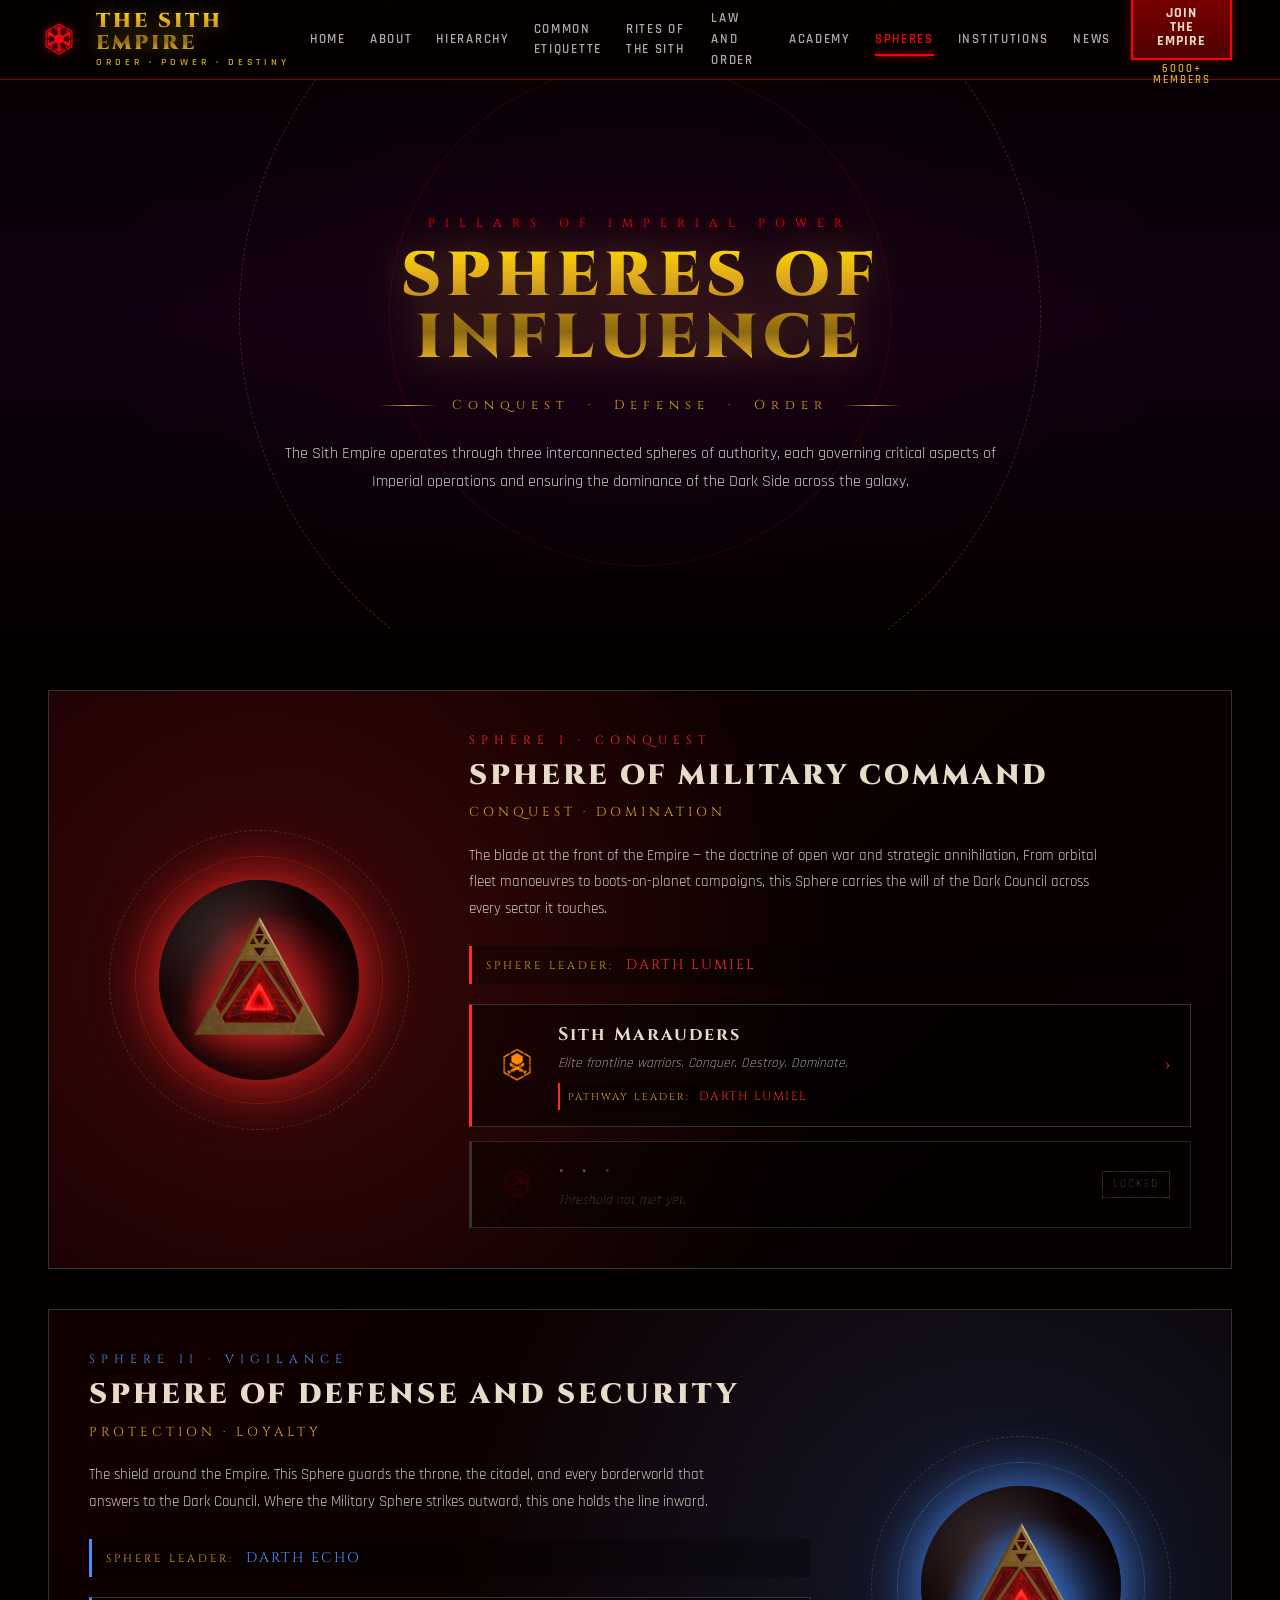
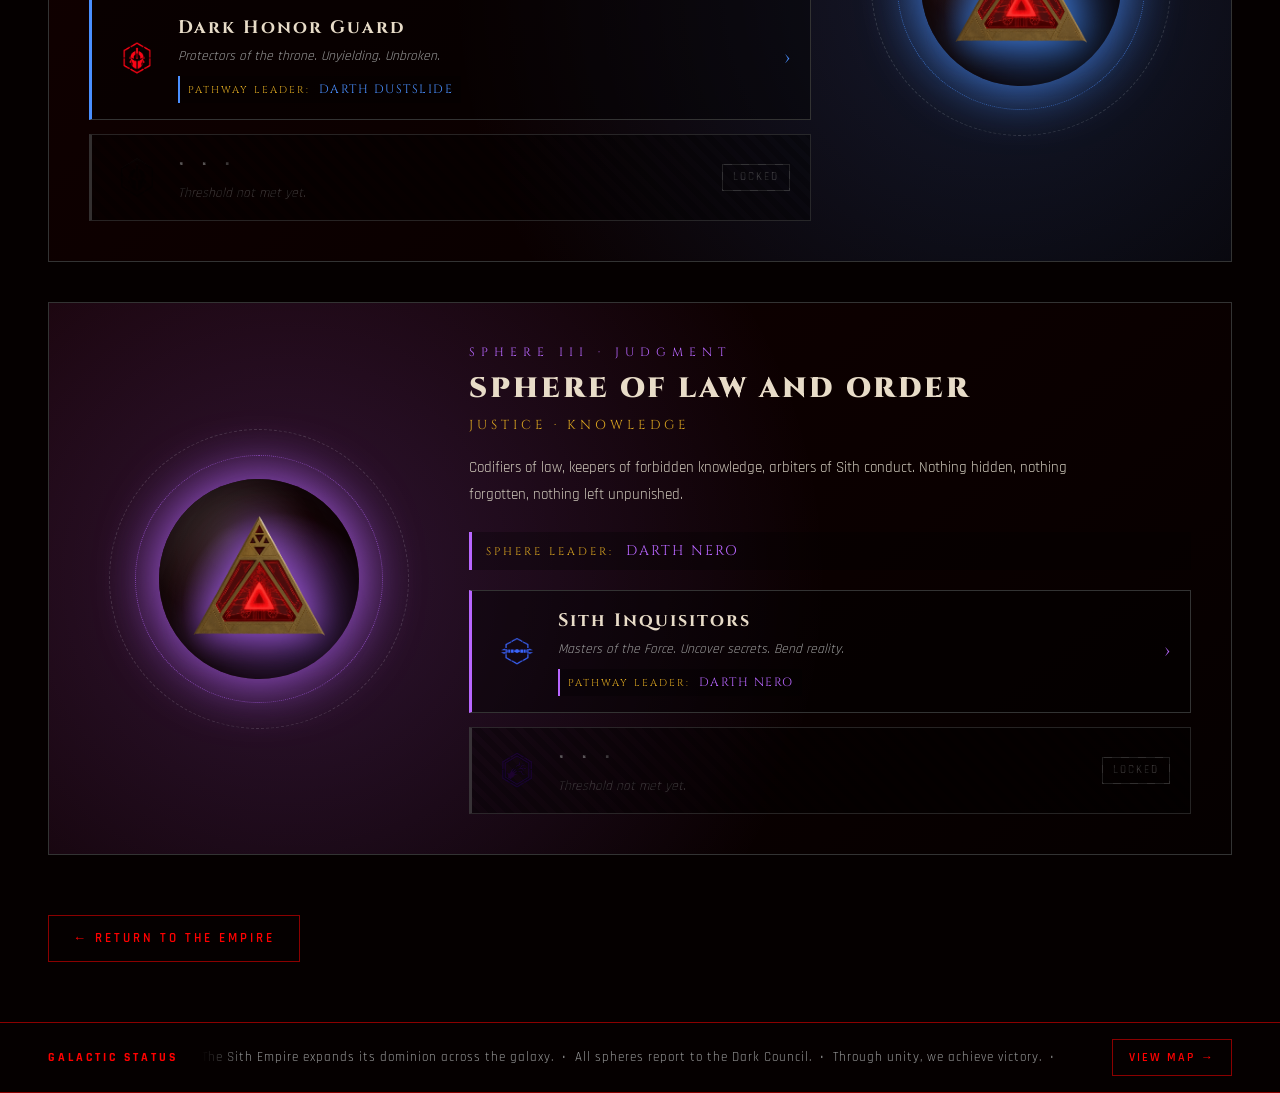
<file: spheres.html>
<!DOCTYPE html>
<html lang="en">
<head>
  <meta charset="UTF-8">
  <meta name="viewport" content="width=device-width, initial-scale=1.0">
  <title>Spheres of Influence - The Sith Empire</title>
  <link href="https://fonts.googleapis.com/css2?family=Cinzel:wght@400;700;900&family=Rajdhani:wght@300;400;500;600;700&display=swap" rel="stylesheet">
  <style>
    * { margin: 0; padding: 0; box-sizing: border-box; }
    :root {
      --bg-deep: #050000;
      --accent-red: #8B0000;
      --glow-red: #FF0000;
      --text-light: #E8DCC8;
      --text-dim: #999;
      --gold: #DAA520;
      --gold-bright: #FFD700;
      --border-steel: #333333;
      --font-display: 'Cinzel', serif;
      --font-body: 'Rajdhani', sans-serif;
      /* per-sphere accents */
      --mil: #ff2a2a;
      --def: #4a8fff;
      --law: #b866ff;
    }
    html { scroll-behavior: smooth; }
    body { background: var(--bg-deep); color: var(--text-light); font-family: var(--font-body); font-size: 16px; line-height: 1.6; overflow-x: hidden; }
    a { text-decoration: none; color: inherit; }

    /* HEADER */
    #site-header { position: fixed; top: 0; left: 0; right: 0; z-index: 1000; height: 80px; background: rgba(5,0,0,0.92); border-bottom: 1px solid var(--accent-red); backdrop-filter: blur(12px); display: flex; align-items: center; padding: 0 48px 0 34px; }
    .header-inner { width: 100%; margin: 0; display: grid; grid-template-columns: 1fr auto 1fr; align-items: center; gap: 20px; }
    .logo-area { display: flex; align-items: center; gap: 12px; justify-self: start; }
    .logo-icon { width: 50px; height: 50px; }
    .logo-icon img { width: 100%; height: 100%; object-fit: contain; filter: drop-shadow(0 0 6px rgba(255,0,0,0.5)); }
    .logo-text h1 { font-family: var(--font-display); font-size: 20px; font-weight: 900; background: linear-gradient(180deg, #FFD700 0%, #DAA520 30%, #B8860B 50%, #8B6914 70%, #DAA520 90%, #FFD700 100%); -webkit-background-clip: text; -webkit-text-fill-color: transparent; background-clip: text; filter: drop-shadow(0 0 8px rgba(218,165,32,0.4)); letter-spacing: 3px; line-height: 1.1; }
    .logo-text span { font-size: 10px; font-weight: 600; color: #DAA520; letter-spacing: 4px; text-transform: uppercase; }
    .nav-links { display: flex; gap: 32px; align-items: center; justify-self: center; }
    .nav-links a { font-size: 14px; font-weight: 600; text-transform: uppercase; letter-spacing: 2px; color: #aaa; position: relative; padding: 4px 0; transition: color 0.3s ease; }
    .nav-links a::after { content: ''; position: absolute; bottom: -2px; left: 50%; right: 50%; height: 2px; background: var(--glow-red); box-shadow: 0 0 6px var(--glow-red); transition: left 0.3s ease, right 0.3s ease; }
    .nav-links a:hover, .nav-links a.active { color: var(--glow-red); }
    .nav-links a:hover::after, .nav-links a.active::after { left: 0; right: 0; }
    .header-cta { display: flex; flex-direction: column; align-items: center; gap: 6px; justify-self: end; text-align: center; }
    .header-cta a { font-weight: 700; font-size: 14px; text-transform: uppercase; letter-spacing: 1px; color: var(--text-light); background: linear-gradient(to bottom, #7A0000, #500000); border: 2px solid var(--glow-red); padding: 10px 24px; box-shadow: 0 0 10px rgba(255,0,0,0.3); transition: all 0.3s ease; }
    .header-cta a:hover { background: linear-gradient(to bottom, #A00000, #700000); transform: scale(1.05); box-shadow: 0 0 20px rgba(255,0,0,0.5); }
    .header-cta small { display: block; font-size: 11px; font-weight: 600; color: #DAA520; letter-spacing: 2px; text-transform: uppercase; text-align: center; }

    /* HERO — orbital diagram */
    .s-hero {
      position: relative;
      min-height: 70vh;
      padding: 140px 48px 60px;
      display: grid; place-items: center;
      overflow: hidden;
      background:
        radial-gradient(ellipse at 50% 50%, rgba(120,0,80,0.12) 0%, transparent 60%),
        linear-gradient(180deg, #050000 0%, #100010 50%, #050000 100%);
    }
    .s-hero::before, .s-hero::after {
      content: '';
      position: absolute;
      border-radius: 50%;
      border: 1px dashed rgba(218,165,32,0.25);
      pointer-events: none;
    }
    .s-hero::before {
      width: 800px; height: 800px;
      left: 50%; top: 50%;
      transform: translate(-50%,-50%);
      animation: heroSpin 60s linear infinite;
    }
    .s-hero::after {
      width: 500px; height: 500px;
      left: 50%; top: 50%;
      transform: translate(-50%,-50%);
      border-color: rgba(255,0,0,0.35);
      border-style: dotted;
      animation: heroSpin 40s linear infinite reverse;
    }
    @keyframes heroSpin { to { transform: translate(-50%,-50%) rotate(360deg); } }

    .s-hero-wrap { position: relative; z-index: 1; text-align: center; max-width: 900px; }
    .s-eyebrow {
      font-family: var(--font-display);
      letter-spacing: 10px;
      color: var(--glow-red);
      font-size: 12px;
      margin-bottom: 12px;
      text-shadow: 0 0 10px rgba(255,0,0,0.4);
    }
    .s-title {
      font-family: var(--font-display);
      font-size: clamp(44px, 5.5vw, 62px);
      font-weight: 900;
      background: linear-gradient(180deg, #FFD700 0%, #DAA520 30%, #B8860B 50%, #8B6914 70%, #DAA520 90%, #FFD700 100%);
      -webkit-background-clip: text; -webkit-text-fill-color: transparent; background-clip: text;
      filter: drop-shadow(0 0 20px rgba(218,165,32,0.4));
      letter-spacing: 6px;
      line-height: 1;
      margin-bottom: 20px;
    }
    .s-tagline {
      display: inline-flex; align-items: center; gap: 14px;
      font-family: var(--font-display);
      letter-spacing: 6px;
      color: var(--gold);
      font-size: 13px;
      margin-bottom: 24px;
    }
    .s-tagline::before, .s-tagline::after {
      content: ''; display: block; width: 60px; height: 1px;
      background: linear-gradient(90deg, transparent, var(--gold), transparent);
    }
    .s-desc { max-width: 720px; margin: 0 auto; color: #ccc; font-size: 16px; line-height: 1.75; }

    /* SPHERES SECTION */
    .spheres-shell { max-width: 1400px; margin: 0 auto; padding: 60px 48px 40px; }

    .sphere {
      position: relative;
      display: grid;
      grid-template-columns: 340px 1fr;
      gap: 40px;
      align-items: center;
      padding: 40px;
      margin-bottom: 40px;
      background: linear-gradient(140deg, rgba(20,0,0,0.85), rgba(5,0,0,0.9));
      border: 1px solid var(--border-steel);
      overflow: hidden;
      transition: border-color 0.4s ease, box-shadow 0.4s ease;
    }
    .sphere.alt { grid-template-columns: 1fr 340px; }
    .sphere.alt .sphere-orb { order: 2; }
    .sphere.alt .sphere-body { order: 1; }

    .sphere::before {
      content: '';
      position: absolute; inset: 0;
      background: radial-gradient(circle at var(--x, 20%) var(--y, 50%), var(--accent, rgba(255,0,0,0.18)) 0%, transparent 55%);
      pointer-events: none;
      opacity: 0.9;
    }
    .sphere.alt::before { --x: 80%; }

    .sphere:hover { border-color: var(--accent-solid, var(--glow-red)); box-shadow: 0 0 40px rgba(0,0,0,0.5), 0 0 30px var(--accent, rgba(255,0,0,0.25)); }

    /* Sphere colour themes */
    .sphere.mil    { --accent: rgba(255,42,42,0.22); --accent-solid: var(--mil); }
    .sphere.defsec { --accent: rgba(74,143,255,0.20); --accent-solid: var(--def); }
    .sphere.law    { --accent: rgba(184,102,255,0.22); --accent-solid: var(--law); }

    /* Orb */
    .sphere-orb {
      position: relative;
      width: 300px; height: 300px;
      margin: 0 auto;
      display: grid; place-items: center;
      z-index: 1;
    }
    .sphere-orb::before, .sphere-orb::after {
      content: '';
      position: absolute; inset: 0;
      border-radius: 50%;
      border: 1px dashed rgba(255,255,255,0.15);
    }
    .sphere-orb::before { animation: orbSpin 30s linear infinite; }
    .sphere-orb::after { inset: 26px; border-style: dotted; animation: orbSpin 20s linear infinite reverse; border-color: var(--accent-solid); opacity: 0.55; }
    @keyframes orbSpin { to { transform: rotate(360deg); } }
    .orb-core {
      width: 200px; height: 200px;
      border-radius: 50%;
      background:
        radial-gradient(circle at 35% 30%, rgba(255,255,255,0.15), transparent 45%),
        radial-gradient(circle at 60% 65%, var(--accent-solid) 0%, rgba(20,0,0,0.9) 55%, rgba(5,0,0,1) 100%);
      box-shadow:
        inset -30px -30px 60px rgba(0,0,0,0.7),
        inset 20px 20px 60px rgba(255,255,255,0.05),
        0 0 60px var(--accent-solid);
      position: relative;
      display: grid; place-items: center;
      animation: orbBreath 6s ease-in-out infinite;
    }
    @keyframes orbBreath { 0%,100% { transform: scale(1); } 50% { transform: scale(1.03); } }
    .orb-core img {
      width: 155px; height: 155px; object-fit: contain;
      filter: drop-shadow(0 0 18px var(--accent-solid)) drop-shadow(0 0 12px rgba(0,0,0,0.8));
    }

    /* Body */
    .sphere-body { position: relative; z-index: 1; }
    .sphere-mark {
      font-family: var(--font-display);
      font-size: 12px;
      letter-spacing: 6px;
      color: var(--accent-solid);
      text-transform: uppercase;
      margin-bottom: 10px;
    }
    .sphere-name {
      font-family: var(--font-display);
      font-size: 28px;
      font-weight: 900;
      color: var(--text-light);
      letter-spacing: 3px;
      line-height: 1.15;
      margin-bottom: 10px;
      text-transform: uppercase;
    }
    .sphere-motto {
      font-family: var(--font-display);
      font-size: 13px;
      letter-spacing: 4px;
      color: var(--gold);
      text-transform: uppercase;
      margin-bottom: 20px;
    }
    .sphere-desc {
      color: #cfc9bb;
      font-size: 15px;
      line-height: 1.75;
      margin-bottom: 24px;
      max-width: 640px;
    }
    .sphere-leader {
      font-family: var(--font-display);
      font-size: 14px;
      letter-spacing: 2px;
      color: var(--accent-solid, var(--glow-red));
      text-transform: uppercase;
      margin-bottom: 20px;
      padding: 8px 14px;
      border-left: 3px solid var(--accent-solid, var(--glow-red));
      background: rgba(0,0,0,0.3);
    }
    .sphere-leader-label {
      color: var(--gold);
      font-size: 11px;
      letter-spacing: 3px;
      margin-right: 6px;
    }

    /* Departments */
    .dept-grid { display: grid; gap: 14px; }
    .dept-item, .dept-locked {
      display: grid;
      grid-template-columns: 50px 1fr auto;
      align-items: center;
      gap: 16px;
      padding: 16px 20px;
      background: rgba(0,0,0,0.4);
      border: 1px solid var(--border-steel);
      border-left: 3px solid var(--accent-solid);
      transition: all 0.3s ease;
      position: relative;
      overflow: hidden;
    }
    .dept-item:hover {
      transform: translateX(6px);
      background: rgba(0,0,0,0.6);
      border-color: var(--accent-solid);
      box-shadow: 0 8px 24px rgba(0,0,0,0.5);
    }
    .dept-icon { width: 50px; height: 50px; display: grid; place-items: center; }
    .dept-icon img { width: 100%; height: 100%; object-fit: contain; }
    .dept-info { min-width: 0; }
    .dept-name { font-family: var(--font-display); font-size: 18px; font-weight: 700; color: var(--text-light); letter-spacing: 2px; margin-bottom: 3px; }
    .dept-blurb { font-size: 13.5px; color: var(--text-dim); font-style: italic; }
    .dept-pathway-leader {
      font-family: var(--font-display);
      font-size: 12px;
      letter-spacing: 1.5px;
      color: var(--accent-solid, var(--glow-red));
      text-transform: uppercase;
      margin-top: 8px;
      padding: 4px 8px;
      border-left: 2px solid var(--accent-solid, var(--glow-red));
      background: rgba(0,0,0,0.3);
      display: inline-block;
    }
    .dept-pathway-leader .pathway-leader-label {
      color: var(--gold);
      font-size: 10px;
      letter-spacing: 2px;
      margin-right: 4px;
    }
    .dept-arrow { font-family: var(--font-display); color: var(--accent-solid); font-size: 22px; transition: transform 0.3s ease; }
    .dept-item:hover .dept-arrow { transform: translateX(6px); }

    .dept-locked {
      border-left-color: #444;
      opacity: 0.7;
      cursor: default;
    }
    .dept-locked::before {
      content: '';
      position: absolute; inset: 0;
      background: repeating-linear-gradient(45deg, rgba(0,0,0,0.35) 0 6px, transparent 6px 12px);
      pointer-events: none;
    }
    .dept-locked .dept-icon img { filter: brightness(0.35) contrast(1.3); opacity: 0.7; }
    .dept-locked .dept-name { color: #777; letter-spacing: 6px; }
    .dept-locked .dept-blurb { color: #555; }
    .dept-locked .dept-arrow {
      font-family: var(--font-body);
      font-size: 11px;
      letter-spacing: 2px;
      color: #666;
      border: 1px solid #444;
      padding: 4px 10px;
      text-transform: uppercase;
    }

    .back-link { display: inline-flex; align-items: center; gap: 8px; margin-top: 20px; font-size: 13px; font-weight: 600; color: var(--glow-red); text-transform: uppercase; letter-spacing: 3px; padding: 12px 24px; border: 1px solid var(--accent-red); transition: all 0.3s; }
    .back-link:hover { background: rgba(139,0,0,0.2); border-color: var(--glow-red); box-shadow: 0 0 10px rgba(255,0,0,0.2); }

    /* FOOTER */
    #site-footer { border-top: 1px solid var(--accent-red); border-bottom: 1px solid var(--accent-red); background: var(--bg-deep); padding: 16px 48px; display: flex; align-items: center; justify-content: space-between; margin-top: 20px; }
    .footer-label { font-size: 12px; font-weight: 700; text-transform: uppercase; letter-spacing: 3px; color: var(--glow-red); flex-shrink: 0; }
    .footer-ticker { flex: 1; overflow: hidden; margin: 0 24px; position: relative; }
    .footer-ticker::before, .footer-ticker::after { content: ''; position: absolute; top: 0; bottom: 0; width: 40px; z-index: 1; }
    .footer-ticker::before { left: 0; background: linear-gradient(to right, var(--bg-deep), transparent); }
    .footer-ticker::after { right: 0; background: linear-gradient(to left, var(--bg-deep), transparent); }
    .ticker-track { display: flex; white-space: nowrap; animation: tickerScroll 30s linear infinite; }
    .ticker-track span { font-size: 13px; color: #999; letter-spacing: 1px; padding-right: 80px; }
    @keyframes tickerScroll { 0% { transform: translateX(0); } 100% { transform: translateX(-50%); } }
    .footer-map-btn { flex-shrink: 0; font-family: var(--font-body); font-size: 12px; font-weight: 600; text-transform: uppercase; letter-spacing: 2px; color: var(--glow-red); border: 1px solid var(--accent-red); padding: 8px 16px; background: transparent; cursor: pointer; transition: all 0.3s; display: flex; align-items: center; gap: 6px; }
    .footer-map-btn:hover { background: rgba(139,0,0,0.2); border-color: var(--glow-red); box-shadow: 0 0 10px rgba(255,0,0,0.2); }

    @media (max-width: 1024px) {
      .sphere, .sphere.alt { grid-template-columns: 1fr; gap: 24px; }
      .sphere.alt .sphere-orb { order: 0; }
      .sphere.alt .sphere-body { order: 1; }
      .sphere-orb { width: 220px; height: 220px; }
      .orb-core { width: 150px; height: 150px; }
      .orb-core img { width: 112px; height: 112px; }
      .sphere-name { font-size: 26px; }
    }
    @media (max-width: 768px) {
      #site-header { padding: 0 20px; }
      .nav-links { display: none; }
      .s-hero { padding: 120px 20px 40px; }
      .s-title { font-size: 40px; letter-spacing: 4px; }
      .spheres-shell { padding: 40px 20px; }
      .sphere { padding: 24px; }
      .dept-item, .dept-locked { grid-template-columns: 40px 1fr; }
      .dept-arrow { grid-column: 1 / -1; justify-self: end; }
      #site-footer { flex-direction: column; gap: 12px; text-align: center; padding: 16px 20px; }
      .footer-ticker { margin: 0; }
    }
  


/* === UNIVERSAL IMPERIAL NAVIGATION === */
#site-header {
  position: fixed !important;
  top: 0 !important;
  left: 0 !important;
  right: 0 !important;
  z-index: 1000 !important;
  height: 80px !important;
  min-height: 80px !important;
  background: rgba(5,0,0,0.92) !important;
  border: 0 !important;
  border-bottom: 1px solid var(--accent-red, #8B0000) !important;
  border-radius: 0 !important;
  box-shadow: none !important;
  backdrop-filter: blur(12px) !important;
  display: flex !important;
  align-items: center !important;
  padding: 0 48px 0 34px !important;
}
#site-header::before { content: none !important; display: none !important; }
.header-inner {
  width: 100% !important;
  margin: 0 !important;
  display: grid !important;
  grid-template-columns: 1fr auto 1fr !important;
  align-items: center !important;
  gap: 20px !important;
}
.logo-area {
  display: flex !important;
  align-items: center !important;
  gap: 12px !important;
  justify-self: start !important;
  color: inherit !important;
  text-decoration: none !important;
}
.logo-icon {
  width: 50px !important;
  height: 50px !important;
  position: relative !important;
  flex: 0 0 auto !important;
}
.logo-icon::before { content: none !important; display: none !important; animation: none !important; }
.logo-icon img {
  width: 100% !important;
  height: 100% !important;
  object-fit: contain !important;
  filter: drop-shadow(0 0 6px rgba(255,0,0,0.5)) !important;
}
.logo-text h1 {
  font-family: 'Cinzel', serif !important;
  font-size: 20px !important;
  font-weight: 900 !important;
  background: linear-gradient(180deg, #FFD700 0%, #DAA520 30%, #B8860B 50%, #8B6914 70%, #DAA520 90%, #FFD700 100%) !important;
  -webkit-background-clip: text !important;
  background-clip: text !important;
  -webkit-text-fill-color: transparent !important;
  text-shadow: none !important;
  filter: drop-shadow(0 0 8px rgba(218,165,32,0.4)) drop-shadow(0 2px 4px rgba(0,0,0,0.8)) !important;
  letter-spacing: 3px !important;
  line-height: 1.1 !important;
  margin: 0 !important;
}
.logo-text span {
  display: block !important;
  margin-top: 0 !important;
  font-family: 'Rajdhani', sans-serif !important;
  font-size: 10px !important;
  font-weight: 600 !important;
  color: #DAA520 !important;
  letter-spacing: 4px !important;
  text-transform: uppercase !important;
  white-space: nowrap !important;
}
.nav-links {
  display: flex !important;
  gap: 32px !important;
  align-items: center !important;
  justify-content: center !important;
  justify-self: center !important;
  flex-wrap: nowrap !important;
}
.nav-links a {
  font-family: 'Rajdhani', sans-serif !important;
  font-size: 14px !important;
  font-weight: 600 !important;
  text-transform: uppercase !important;
  letter-spacing: 2px !important;
  color: #aaa !important;
  position: relative !important;
  padding: 4px 0 !important;
  text-decoration: none !important;
  transition: color 0.3s ease, text-shadow 0.3s ease !important;
  transform: none !important;
}
.nav-links a::before { content: none !important; display: none !important; }
.nav-links a::after {
  content: '' !important;
  position: absolute !important;
  bottom: -2px !important;
  left: 50% !important;
  right: 50% !important;
  width: auto !important;
  height: 2px !important;
  background: var(--glow-red, #FF0000) !important;
  box-shadow: 0 0 6px var(--glow-red, #FF0000) !important;
  transition: left 0.3s ease, right 0.3s ease !important;
  transform: none !important;
}
.nav-links a:hover,
.nav-links a.active {
  color: var(--glow-red, #FF0000) !important;
  text-shadow: none !important;
  transform: none !important;
}
.nav-links a:hover::after,
.nav-links a.active::after { left: 0 !important; right: 0 !important; }
.header-cta {
  display: flex !important;
  flex-direction: column !important;
  align-items: center !important;
  justify-content: center !important;
  gap: 2px !important;
  justify-self: end !important;
  text-align: center !important;
}
.header-cta a {
  font-family: 'Rajdhani', sans-serif !important;
  font-weight: 700 !important;
  font-size: 14px !important;
  line-height: 1 !important;
  text-transform: uppercase !important;
  letter-spacing: 1px !important;
  color: var(--text-light, #E8DCC8) !important;
  background: linear-gradient(to bottom, #7A0000, #500000) !important;
  border: 2px solid var(--glow-red, #FF0000) !important;
  border-radius: 0 !important;
  padding: 10px 24px !important;
  box-shadow: 0 0 10px rgba(255,0,0,0.3) !important;
  transition: all 0.3s ease !important;
  text-decoration: none !important;
  isolation: auto !important;
  overflow: visible !important;
}
.header-cta a::after { content: none !important; display: none !important; }
.header-cta a:hover {
  background: linear-gradient(to bottom, #A00000, #700000) !important;
  transform: scale(1.05) !important;
  box-shadow: 0 0 20px rgba(255,0,0,0.5) !important;
}
.header-cta small {
  display: block !important;
  font-family: 'Rajdhani', sans-serif !important;
  font-size: 8px !important;
  line-height: 1 !important;
  font-weight: 600 !important;
  color: #DAA520 !important;
  letter-spacing: 1.25px !important;
  text-transform: uppercase !important;
  text-align: center !important;
}
@media (max-width: 1180px) {
  #site-header { height: auto !important; min-height: 80px !important; padding: 12px 22px !important; }
  .header-inner { grid-template-columns: 1fr !important; justify-items: center !important; gap: 12px !important; }
  .logo-area, .header-cta { justify-self: center !important; }
  .nav-links { flex-wrap: wrap !important; gap: 10px 20px !important; }
}
@media (max-width: 720px) {
  #site-header { position: absolute !important; padding: 14px !important; }
  .nav-links { gap: 9px 14px !important; }
  .nav-links a { font-size: 11px !important; }
  .header-cta a { padding: 9px 14px !important; font-size: 12px !important; }
}

</style>
<link rel="stylesheet" href="mobile.css">
</head>
<body>
<header id="site-header">
  <div class="header-inner">
    <a href="index.html" class="logo-area">
      <div class="logo-icon"><img src="ts-empire-symbol.png" alt="Sith Empire Symbol"></div>
      <div class="logo-text">
        <h1>THE SITH EMPIRE</h1>
        <span>Order &middot; Power &middot; Destiny</span>
      </div>
    </a>
    <nav class="nav-links">
      <a href="index.html">Home</a>
      <a href="about.html">About</a>
      <a href="hierarchy.html">Hierarchy</a>
      <a href="common-etiquette.html">Common Etiquette</a>
      <a href="rites-of-the-sith.html">Rites of the Sith</a>
      <a href="law-and-order.html">Law and Order</a>
      <a href="academy.html">Academy</a>
      <a href="spheres.html" class="active">Spheres</a>
      <a href="institutions.html">Institutions</a>
      <a href="news.html">News</a>
    </nav>
    <div class="header-cta">
      <a href="https://discord.com/invite/bRE6W3CkBe">Join the Empire</a>
      <small>6000+ Members</small>
    </div>
  </div>
</header>

<section class="s-hero">
  <div class="s-hero-wrap">
    <div class="s-eyebrow">PILLARS OF IMPERIAL POWER</div>
    <h1 class="s-title">SPHERES OF INFLUENCE</h1>
    <div class="s-tagline">Conquest &nbsp;&middot;&nbsp; Defense &nbsp;&middot;&nbsp; Order</div>
    <p class="s-desc">The Sith Empire operates through three interconnected spheres of authority, each governing critical aspects of Imperial operations and ensuring the dominance of the Dark Side across the galaxy.</p>
  </div>
</section>

<main class="spheres-shell">

  <!-- SPHERE I -->
  <section class="sphere mil">
    <div class="sphere-orb">
      <div class="orb-core"><img src="sphere-holocron.png" alt="Sith Holocron"></div>
    </div>
    <div class="sphere-body">
      <div class="sphere-mark">Sphere I &middot; Conquest</div>
      <h2 class="sphere-name">Sphere of Military Command</h2>
      <div class="sphere-motto">Conquest &middot; Domination</div>
      <p class="sphere-desc">The blade at the front of the Empire — the doctrine of open war and strategic annihilation. From orbital fleet manoeuvres to boots-on-planet campaigns, this Sphere carries the will of the Dark Council across every sector it touches.</p>
      <div class="sphere-leader"><span class="sphere-leader-label">Sphere Leader:</span> Darth Lumiel</div>
      <div class="dept-grid">
        <a href="pathway-marauders.html" class="dept-item">
          <div class="dept-icon"><img src="mar-symbol.png" alt="Sith Marauders"></div>
          <div class="dept-info">
            <div class="dept-name">Sith Marauders</div>
            <div class="dept-blurb">Elite frontline warriors. Conquer. Destroy. Dominate.</div>
            <div class="dept-pathway-leader"><span class="pathway-leader-label">Pathway Leader:</span> Darth Lumiel</div>
          </div>
          <div class="dept-arrow">&rsaquo;</div>
        </a>
        <div class="dept-locked">
          <div class="dept-icon"><img src="unknown-military.png" alt="Classified"></div>
          <div class="dept-info">
            <div class="dept-name">&sdot; &sdot; &sdot;</div>
            <div class="dept-blurb">Threshold not met yet.</div>
          </div>
          <div class="dept-arrow">Locked</div>
        </div>
      </div>
    </div>
  </section>

  <!-- SPHERE II -->
  <section class="sphere defsec alt">
    <div class="sphere-orb">
      <div class="orb-core"><img src="sphere-holocron.png" alt="Sith Holocron"></div>
    </div>
    <div class="sphere-body">
      <div class="sphere-mark">Sphere II &middot; Vigilance</div>
      <h2 class="sphere-name">Sphere of Defense and Security</h2>
      <div class="sphere-motto">Protection &middot; Loyalty</div>
      <p class="sphere-desc">The shield around the Empire. This Sphere guards the throne, the citadel, and every borderworld that answers to the Dark Council. Where the Military Sphere strikes outward, this one holds the line inward.</p>
      <div class="sphere-leader"><span class="sphere-leader-label">Sphere Leader:</span> Darth Echo</div>
      <div class="dept-grid">
        <a href="pathway-honor-guard.html" class="dept-item">
          <div class="dept-icon"><img src="dhg-symbol.png" alt="Dark Honor Guard"></div>
          <div class="dept-info">
            <div class="dept-name">Dark Honor Guard</div>
            <div class="dept-blurb">Protectors of the throne. Unyielding. Unbroken.</div>
            <div class="dept-pathway-leader"><span class="pathway-leader-label">Pathway Leader:</span> Darth Dustslide</div>
          </div>
          <div class="dept-arrow">&rsaquo;</div>
        </a>
        <div class="dept-locked">
          <div class="dept-icon"><img src="unknown-law.png" alt="Classified"></div>
          <div class="dept-info">
            <div class="dept-name">&sdot; &sdot; &sdot;</div>
            <div class="dept-blurb">Threshold not met yet.</div>
          </div>
          <div class="dept-arrow">Locked</div>
        </div>
      </div>
    </div>
  </section>

  <!-- SPHERE III -->
  <section class="sphere law">
    <div class="sphere-orb">
      <div class="orb-core"><img src="sphere-holocron.png" alt="Sith Holocron"></div>
    </div>
    <div class="sphere-body">
      <div class="sphere-mark">Sphere III &middot; Judgment</div>
      <h2 class="sphere-name">Sphere of Law and Order</h2>
      <div class="sphere-motto">Justice &middot; Knowledge</div>
      <p class="sphere-desc">Codifiers of law, keepers of forbidden knowledge, arbiters of Sith conduct. Nothing hidden, nothing forgotten, nothing left unpunished.</p>
      <div class="sphere-leader"><span class="sphere-leader-label">Sphere Leader:</span> Darth Nero</div>
      <div class="dept-grid">
        <a href="pathway-inquisitors.html" class="dept-item">
          <div class="dept-icon"><img src="sith-inquisitors.png" alt="Sith Inquisitors"></div>
          <div class="dept-info">
            <div class="dept-name">Sith Inquisitors</div>
            <div class="dept-blurb">Masters of the Force. Uncover secrets. Bend reality.</div>
            <div class="dept-pathway-leader"><span class="pathway-leader-label">Pathway Leader:</span> Darth Nero</div>
          </div>
          <div class="dept-arrow">&rsaquo;</div>
        </a>
        <div class="dept-locked">
          <div class="dept-icon"><img src="unknown-defense.png" alt="Classified"></div>
          <div class="dept-info">
            <div class="dept-name">&sdot; &sdot; &sdot;</div>
            <div class="dept-blurb">Threshold not met yet.</div>
          </div>
          <div class="dept-arrow">Locked</div>
        </div>
      </div>
    </div>
  </section>

  <a href="index.html" class="back-link">&larr; Return to the Empire</a>
</main>

<footer id="site-footer">
  <div class="footer-label">Galactic Status</div>
  <div class="footer-ticker">
    <div class="ticker-track">
      <span>The Sith Empire expands its dominion across the galaxy. &nbsp;&bull;&nbsp; All spheres report to the Dark Council. &nbsp;&bull;&nbsp; Through unity, we achieve victory. &nbsp;&bull;&nbsp;</span>
      <span>The Sith Empire expands its dominion across the galaxy. &nbsp;&bull;&nbsp; All spheres report to the Dark Council. &nbsp;&bull;&nbsp; Through unity, we achieve victory. &nbsp;&bull;&nbsp;</span>
    </div>
  </div>
  <a href="map.html" class="footer-map-btn">View Map <span>&rarr;</span></a>
</footer>

<script src="mobile.js" defer></script>
</body>
</html>
</file>
<file: mobile.css>
/* ==========================================================================
   Sith Empire — Shared Mobile Responsive Enhancements
   Applied on top of each page's own styles. Targets phones and small tablets.
   ========================================================================== */

/* --- Global safety: prevent horizontal scroll and improve touch --- */
html, body {
  max-width: 100vw;
  overflow-x: hidden;
  -webkit-text-size-adjust: 100%;
}
img, video, iframe { max-width: 100%; height: auto; }
button, a { -webkit-tap-highlight-color: rgba(255,0,0,0.15); }

/* --- Drawer CTA clone: only visible inside the mobile drawer --- */
.nav-links .drawer-cta { display: none; }

/* --- Hamburger button (hidden on desktop, shown on mobile) --- */
#nav-toggle {
  display: none;
  background: transparent;
  border: 1px solid rgba(255,0,0,0.6);
  color: #ffdd7a;
  width: 42px;
  height: 42px;
  border-radius: 8px;
  cursor: pointer;
  align-items: center;
  justify-content: center;
  padding: 0;
  position: relative;
  z-index: 1100;
  flex-shrink: 0;
}
#nav-toggle span,
#nav-toggle span::before,
#nav-toggle span::after {
  content: '';
  display: block;
  width: 22px;
  height: 2px;
  background: currentColor;
  position: relative;
  transition: transform .25s ease, top .25s ease, opacity .2s ease;
}
#nav-toggle span::before { position: absolute; top: -7px; left: 0; }
#nav-toggle span::after  { position: absolute; top:  7px; left: 0; }
#nav-toggle[aria-expanded="true"] span { background: transparent; }
#nav-toggle[aria-expanded="true"] span::before { top: 0; transform: rotate(45deg); }
#nav-toggle[aria-expanded="true"] span::after  { top: 0; transform: rotate(-45deg); }

/* ============================================================
   PHONES (<= 820px)
   ============================================================ */
@media (max-width: 820px) {

  /* Header layout collapses to logo + hamburger */
  #site-header {
    padding: 10px 14px !important;
    min-height: 64px !important;
    height: auto !important;
    top: 0 !important;
    left: 0 !important;
    right: 0 !important;
    border-radius: 0 !important;
    display: flex !important;
    align-items: center !important;
  }
  #site-header::before { display: none !important; }

  .header-inner {
    display: flex !important;
    flex-direction: row !important;
    justify-content: space-between !important;
    align-items: center !important;
    gap: 10px !important;
    width: 100% !important;
    grid-template-columns: none !important;
  }

  .logo-area {
    justify-self: start !important;
    flex: 1 1 auto;
    min-width: 0;
  }
  .logo-icon { width: 40px !important; height: 40px !important; }
  .logo-text h1 { font-size: 15px !important; letter-spacing: 2px !important; }
  .logo-text span { font-size: 8px !important; letter-spacing: 2px !important; }

  #nav-toggle { display: inline-flex; }

  /* Push the CTA into the drawer so header stays tidy */
  .header-cta { display: none !important; }

  /* Convert nav-links into a full-screen drawer */
  .nav-links {
    position: fixed !important;
    inset: 64px 0 0 0 !important;
    background: rgba(3,0,0,0.98) !important;
    backdrop-filter: blur(14px);
    display: none !important;
    flex-direction: column !important;
    align-items: stretch !important;
    justify-content: flex-start !important;
    gap: 0 !important;
    padding: 22px 24px 40px !important;
    z-index: 1050 !important;
    overflow-y: auto !important;
    border-top: 1px solid rgba(255,0,0,0.35);
  }
  .nav-links.is-open { display: flex !important; }
  .nav-links a {
    display: block !important;
    width: 100% !important;
    padding: 16px 6px !important;
    font-size: 16px !important;
    letter-spacing: 2.5px !important;
    border-bottom: 1px solid rgba(216,166,64,0.14) !important;
    text-align: left !important;
    color: #eadfc9 !important;
  }
  .nav-links a::before,
  .nav-links a::after { display: none !important; }
  .nav-links a.active { color: #ff2727 !important; }
  .nav-links .drawer-cta {
    display: inline-flex !important;
    justify-content: center !important;
    align-items: center !important;
    margin-top: 22px !important;
    padding: 14px 22px !important;
    border: 2px solid #ff0000 !important;
    background: linear-gradient(to bottom, #7A0000, #500000) !important;
    color: #fff !important;
    font-weight: 800 !important;
    border-radius: 6px !important;
    letter-spacing: 2px !important;
  }
  body.nav-open { overflow: hidden; }

  /* Global content padding + typography */
  section, main, footer { padding-left: 16px !important; padding-right: 16px !important; }
  h1, .hero-title, .about-title, .law-title, .news-title,
  .academy-title, .chain-title, .h-title, .rites-title, .spheres-title {
    font-size: clamp(30px, 8vw, 42px) !important;
    letter-spacing: 2px !important;
    line-height: 1.1 !important;
    word-wrap: break-word;
  }
  h2 { font-size: clamp(22px, 6vw, 30px) !important; line-height: 1.2 !important; }
  p, li { font-size: 15px !important; line-height: 1.6 !important; }

  /* Push hero sections below fixed header */
  #hero, .about-hero, .law-hero, .academy-hero, .news-hero,
  .chain-hero, .h-hero, .rites-hero, .spheres-hero, .pathway-hero, .map-hero {
    padding-top: 96px !important;
    padding-left: 18px !important;
    padding-right: 18px !important;
    min-height: auto !important;
  }

  /* Collapse multi-column grids to single column across pages */
  .pillars-grid,
  .offense-grid,
  .spheres-grid,
  .news-grid,
  .rites-grid,
  .tier-strap,
  .pathway-grid,
  .about-grid {
    grid-template-columns: 1fr !important;
    gap: 18px !important;
  }

  /* Buttons: full-width friendly */
  .btn, .btn-primary, .btn-secondary,
  .header-cta a, .footer-map-btn, .back-link, .explore-link, .view-all {
    padding: 12px 18px !important;
    font-size: 13px !important;
    min-height: 44px !important;
    display: inline-flex !important;
    align-items: center !important;
    justify-content: center !important;
  }

  /* Cards / panels tighter padding */
  .about-card, .offense-column, .level-card, .sphere-card,
  .news-article, .rite-card, .tier-badge, .pathway-card {
    padding: 18px !important;
    border-radius: 18px !important;
  }
  .offense-list { padding: 12px !important; }
  .offense-item { padding: 12px !important; }

  /* Law modal: fit phones */
  .modal-overlay { padding: 12px !important; }
  .modal-window {
    width: 100% !important;
    padding: 22px 18px !important;
    max-height: 88vh !important;
    border-radius: 20px !important;
  }
  .modal-title { font-size: 26px !important; letter-spacing: 1.5px !important; }
  .modal-description { font-size: 16px !important; }
  .modal-content-grid { grid-template-columns: 1fr !important; gap: 14px !important; }
  .modal-side-list li { font-size: 13px !important; }

  /* Footer stack (in case a page footer wasn't already responsive) */
  #site-footer {
    flex-direction: column !important;
    align-items: stretch !important;
    text-align: center !important;
    padding: 14px 18px !important;
    gap: 10px !important;
    grid-template-columns: 1fr !important;
  }
  .footer-ticker { margin: 0 !important; }
  .footer-map-btn { align-self: center !important; }

  /* News article header images shorter, meta wraps */
  .news-article-header, .news-article-image { height: 200px !important; }
  .news-article-body { padding: 20px !important; }
  .news-article-meta { flex-wrap: wrap !important; gap: 8px !important; }
  .news-article-meta span { font-size: 11px !important; }

  /* Academy / chain / pathway pyramid & timelines: keep readable */
  .h-crown, .rites-symbol, .law-symbol, .about-symbol, .academy-symbol {
    width: 100px !important;
    height: 100px !important;
    margin: 0 auto 18px !important;
  }
  .pyramid-shell, .academy-progression, .chain-body { padding: 20px 12px 40px !important; }
  .level-card { width: 100% !important; margin-left: 0 !important; margin-right: 0 !important; }

  /* Map page */
  .map-wrapper img, .galaxy-map, #galaxy-map { max-width: 100% !important; height: auto !important; }

  /* Hero slide controls on phones */
  .hero-controls, .slide-dots { justify-content: center !important; }

  /* Prevent oversized letter-spacing from breaking small screens */
  [class*="title"], [class*="header"] {
    word-break: break-word;
  }
}

/* ============================================================
   VERY SMALL PHONES (<= 400px)
   ============================================================ */
@media (max-width: 400px) {
  .logo-text h1 { font-size: 13px !important; letter-spacing: 1.5px !important; }
  .logo-text span { display: none !important; }
  h1, .hero-title, .law-title, .news-title { font-size: 28px !important; }
  #nav-toggle { width: 40px; height: 40px; }
}

/* ============================================================
   UNIVERSAL CONDENSED NAVIGATION (adopted from Institutions page)
   Applied on desktop across every page for a consistent header.
   ============================================================ */
@media (min-width: 821px) {
  .nav-links {
    gap: 24px !important;
  }
  .nav-links a {
    font-size: 13px !important;
    letter-spacing: 1.7px !important;
  }

  /* Ensure the "Join the Empire" CTA is a proper button on every page,
     including pages (like Institutions) whose page-scoped CSS never
     styled .header-cta a. */
  .header-cta {
    display: flex !important;
    flex-direction: column !important;
    align-items: center !important;
    justify-self: end !important;
    text-align: center !important;
    gap: 4px !important;
  }
  .header-cta a {
    display: inline-flex !important;
    align-items: center !important;
    justify-content: center !important;
    font-family: 'Rajdhani', sans-serif !important;
    font-weight: 700 !important;
    font-size: 14px !important;
    text-transform: uppercase !important;
    letter-spacing: 1px !important;
    color: #E8DCC8 !important;
    background: linear-gradient(to bottom, #7A0000, #500000) !important;
    border: 2px solid #FF0000 !important;
    border-radius: 0 !important;
    padding: 10px 24px !important;
    box-shadow: 0 0 10px rgba(255,0,0,0.3) !important;
    text-decoration: none !important;
    transition: background .3s ease, transform .3s ease, box-shadow .3s ease !important;
  }
  .header-cta a::after { content: none !important; display: none !important; }
  .header-cta a:hover {
    background: linear-gradient(to bottom, #A00000, #700000) !important;
    transform: scale(1.05) !important;
    box-shadow: 0 0 20px rgba(255,0,0,0.5) !important;
    color: #E8DCC8 !important;
  }
  .header-cta small {
    display: block !important;
    font-size: 11px !important;
    font-weight: 600 !important;
    color: #DAA520 !important;
    letter-spacing: 2px !important;
    text-transform: uppercase !important;
    text-align: center !important;
  }
}
</file>
